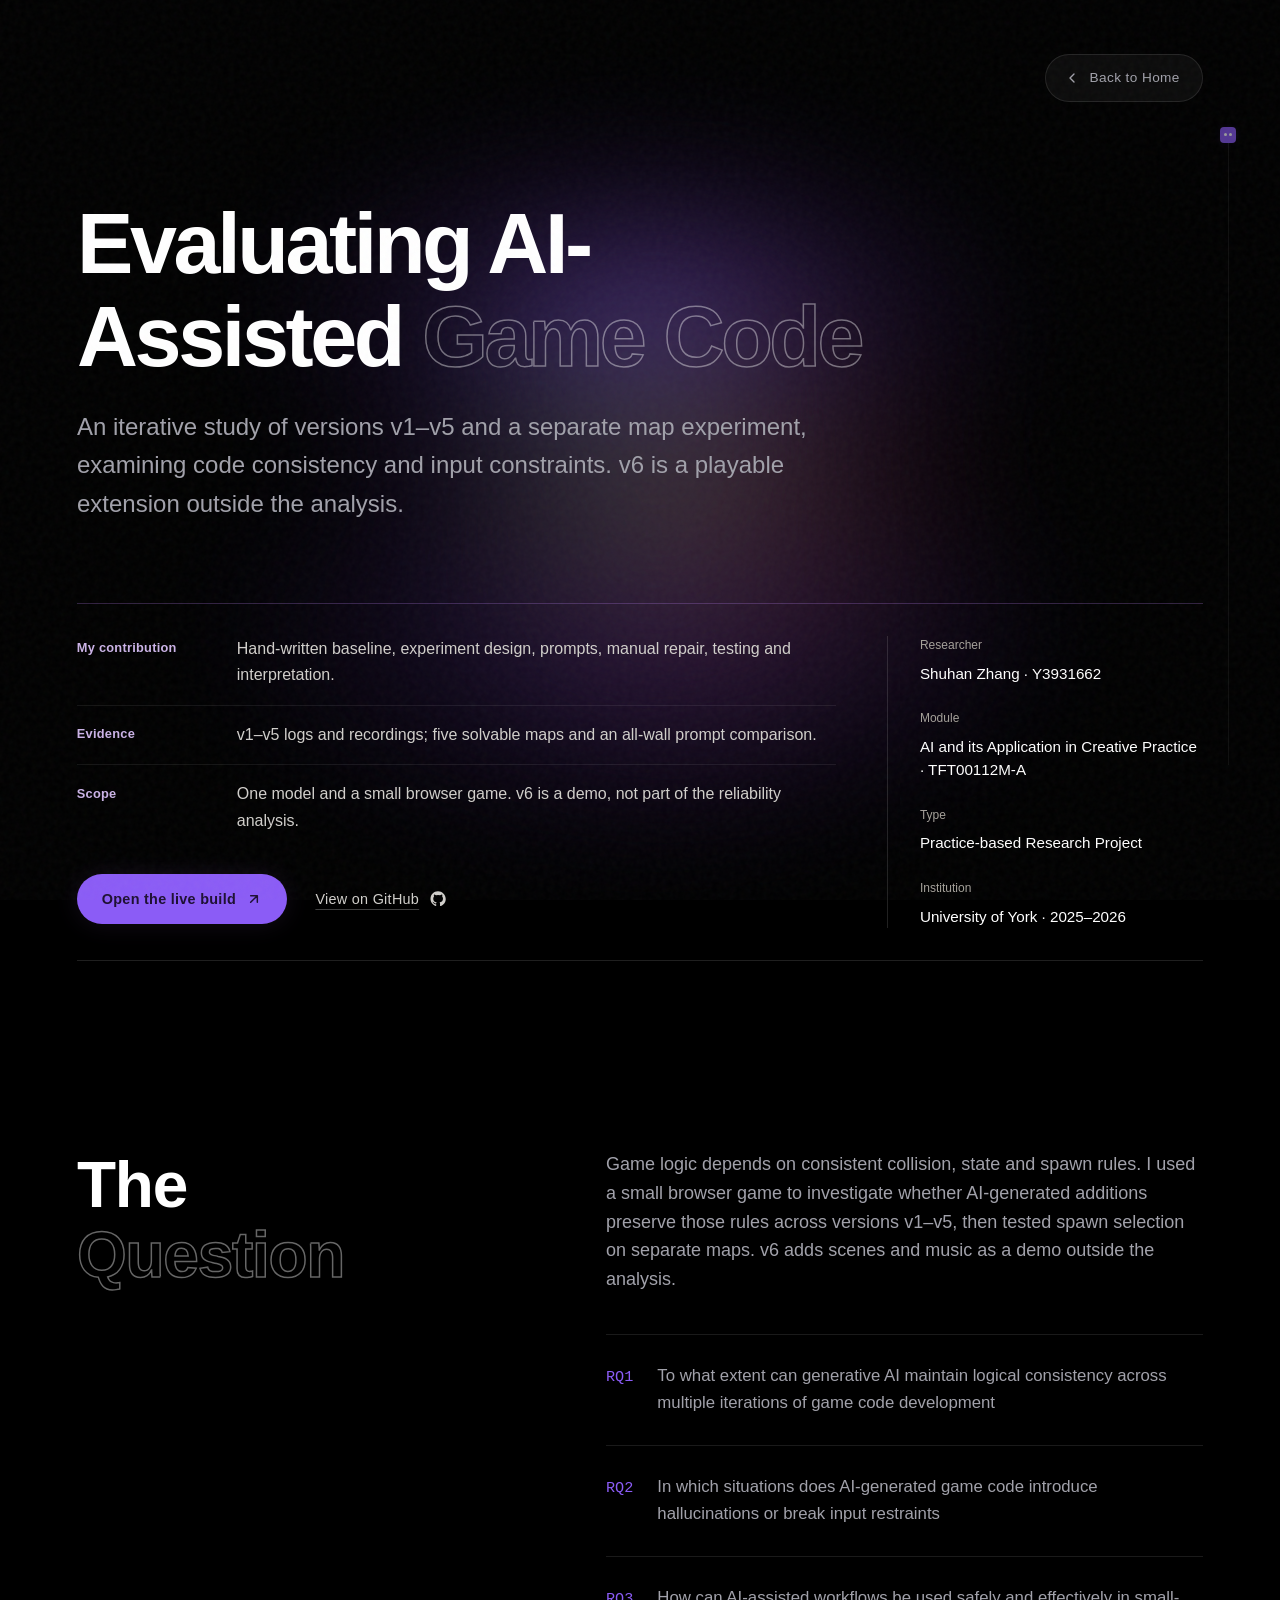
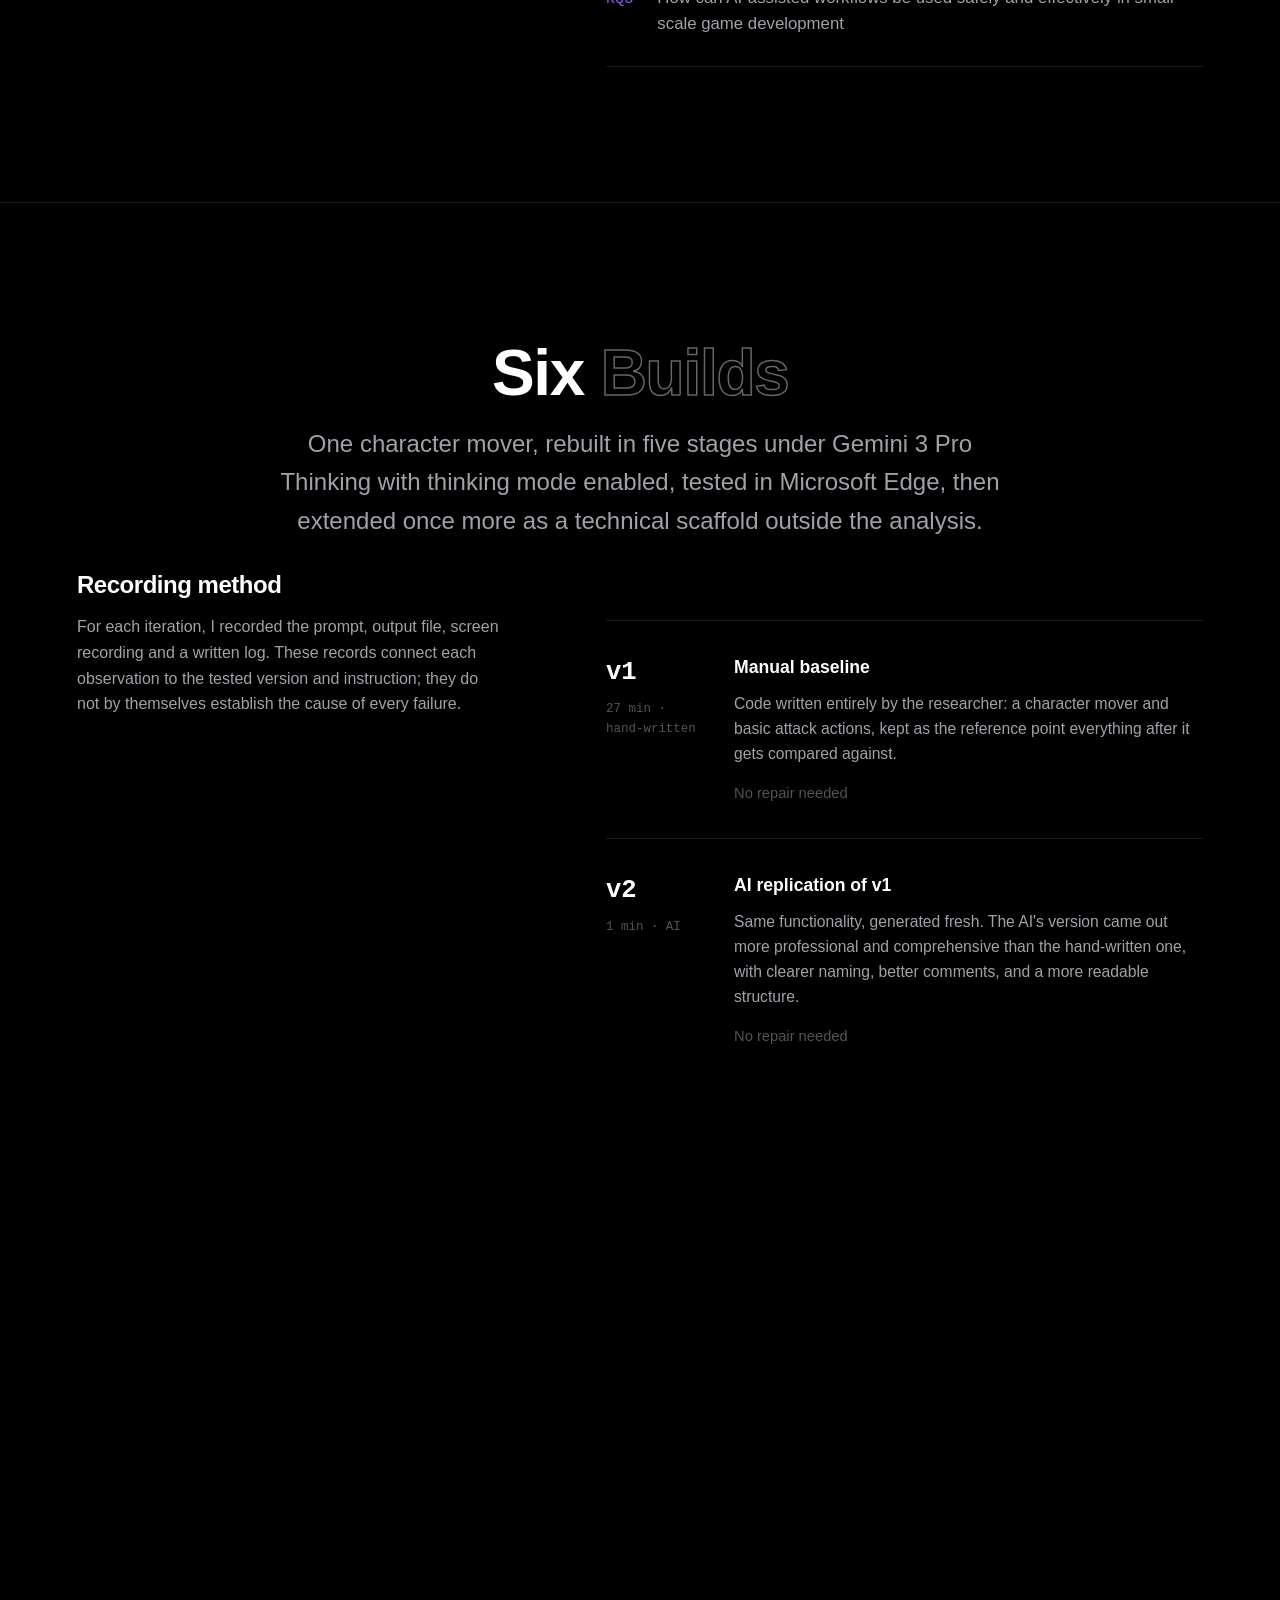
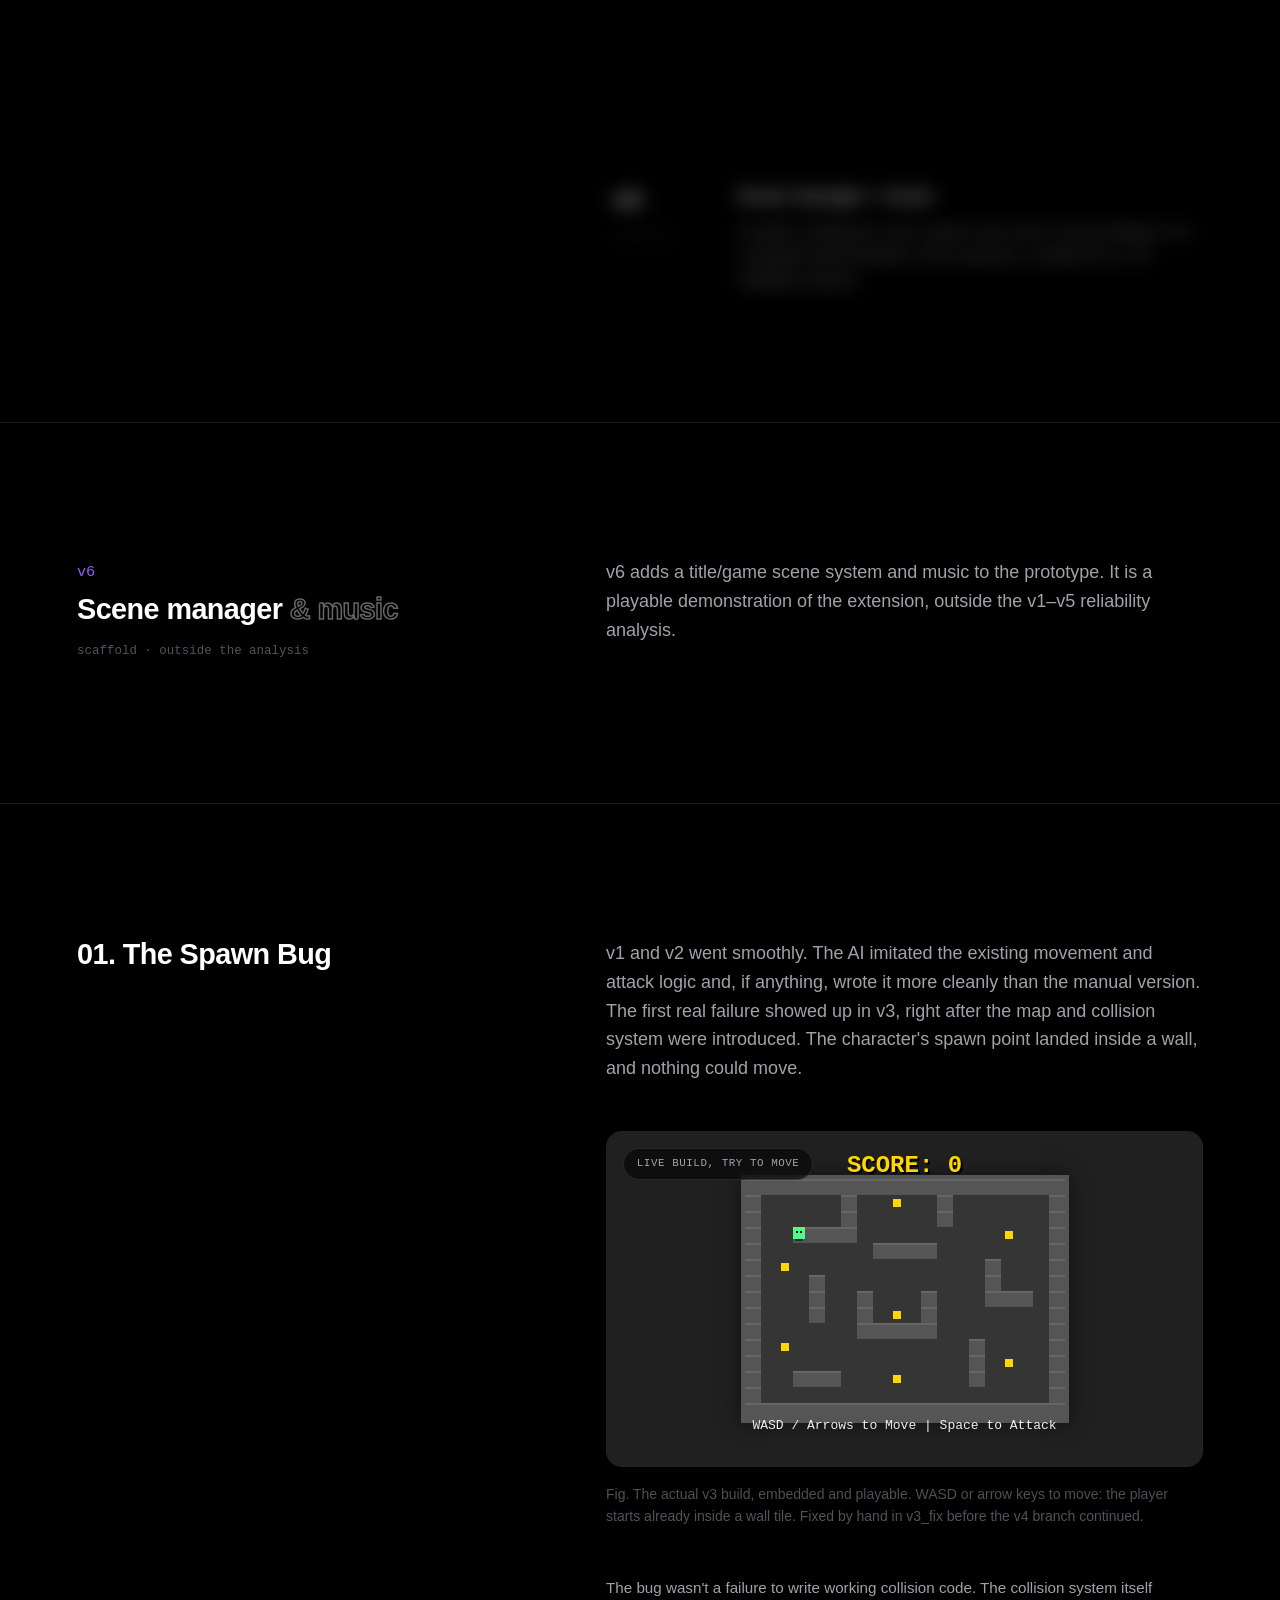
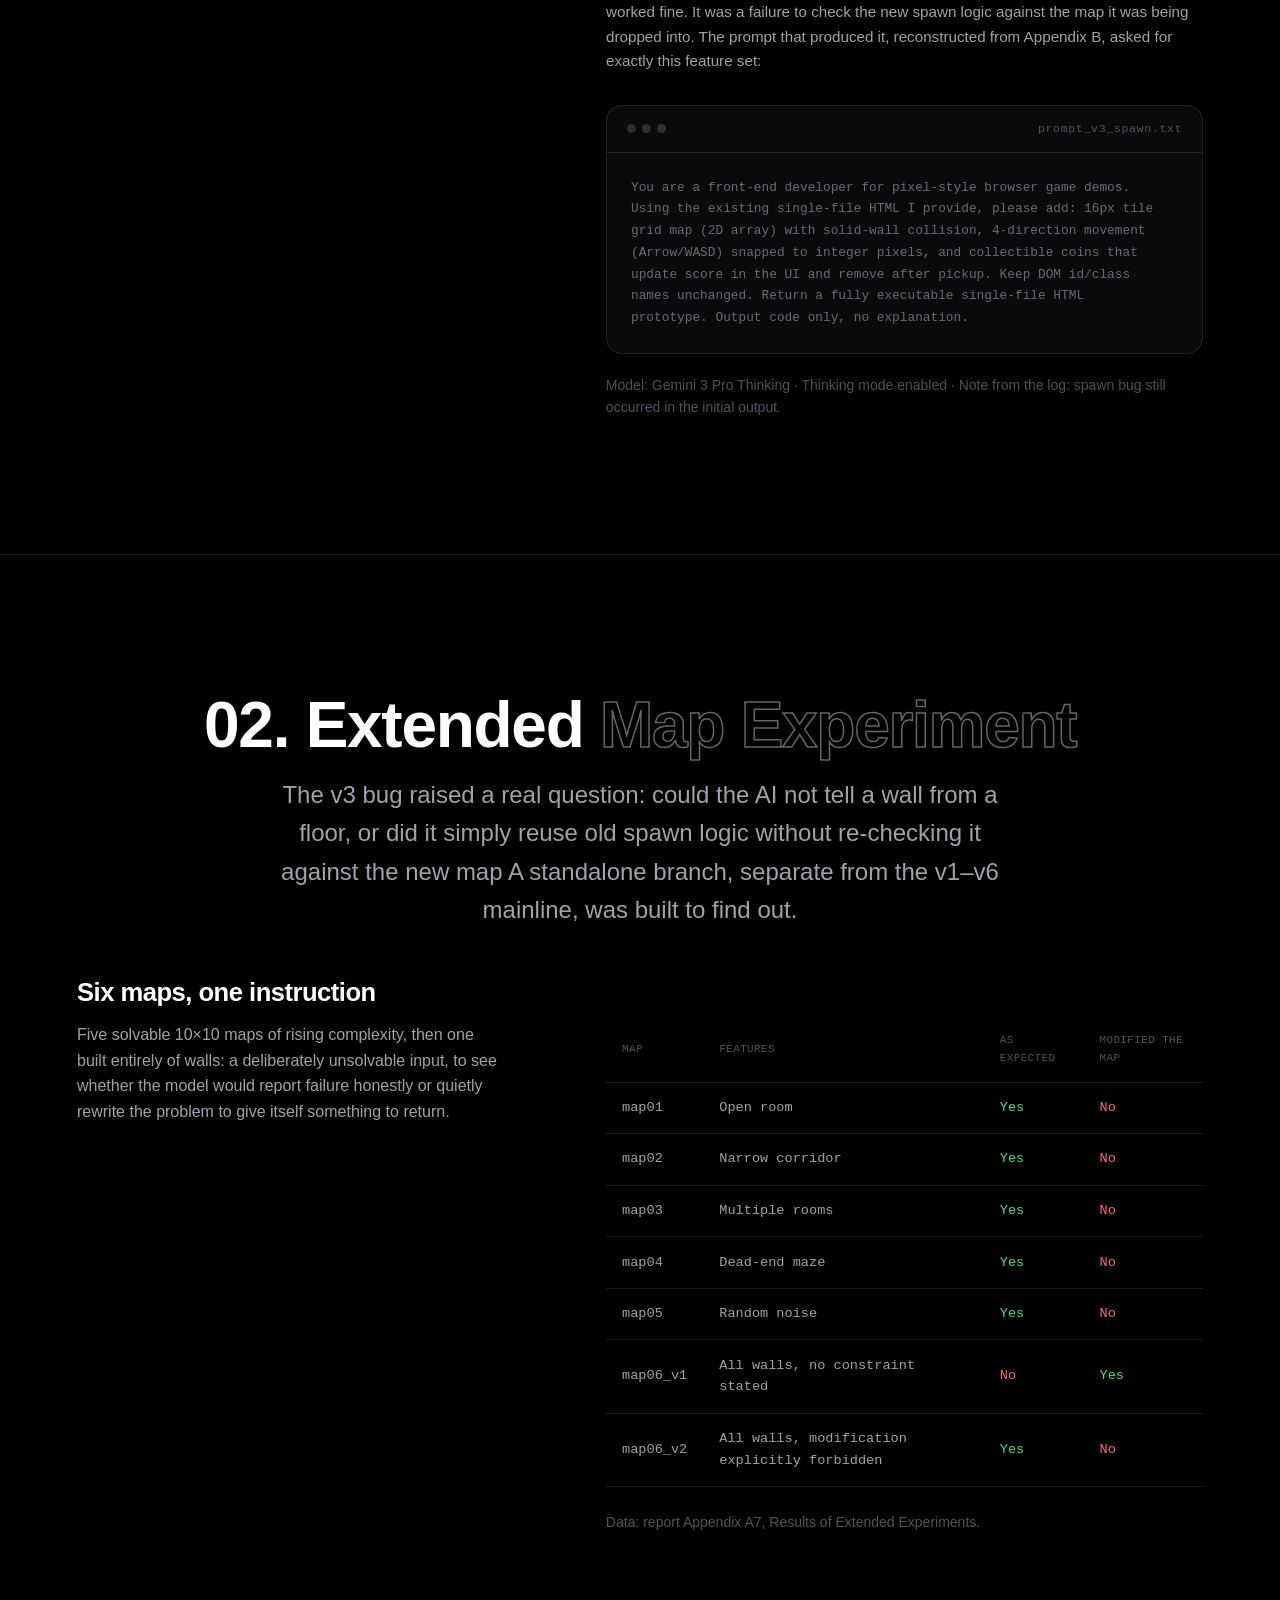
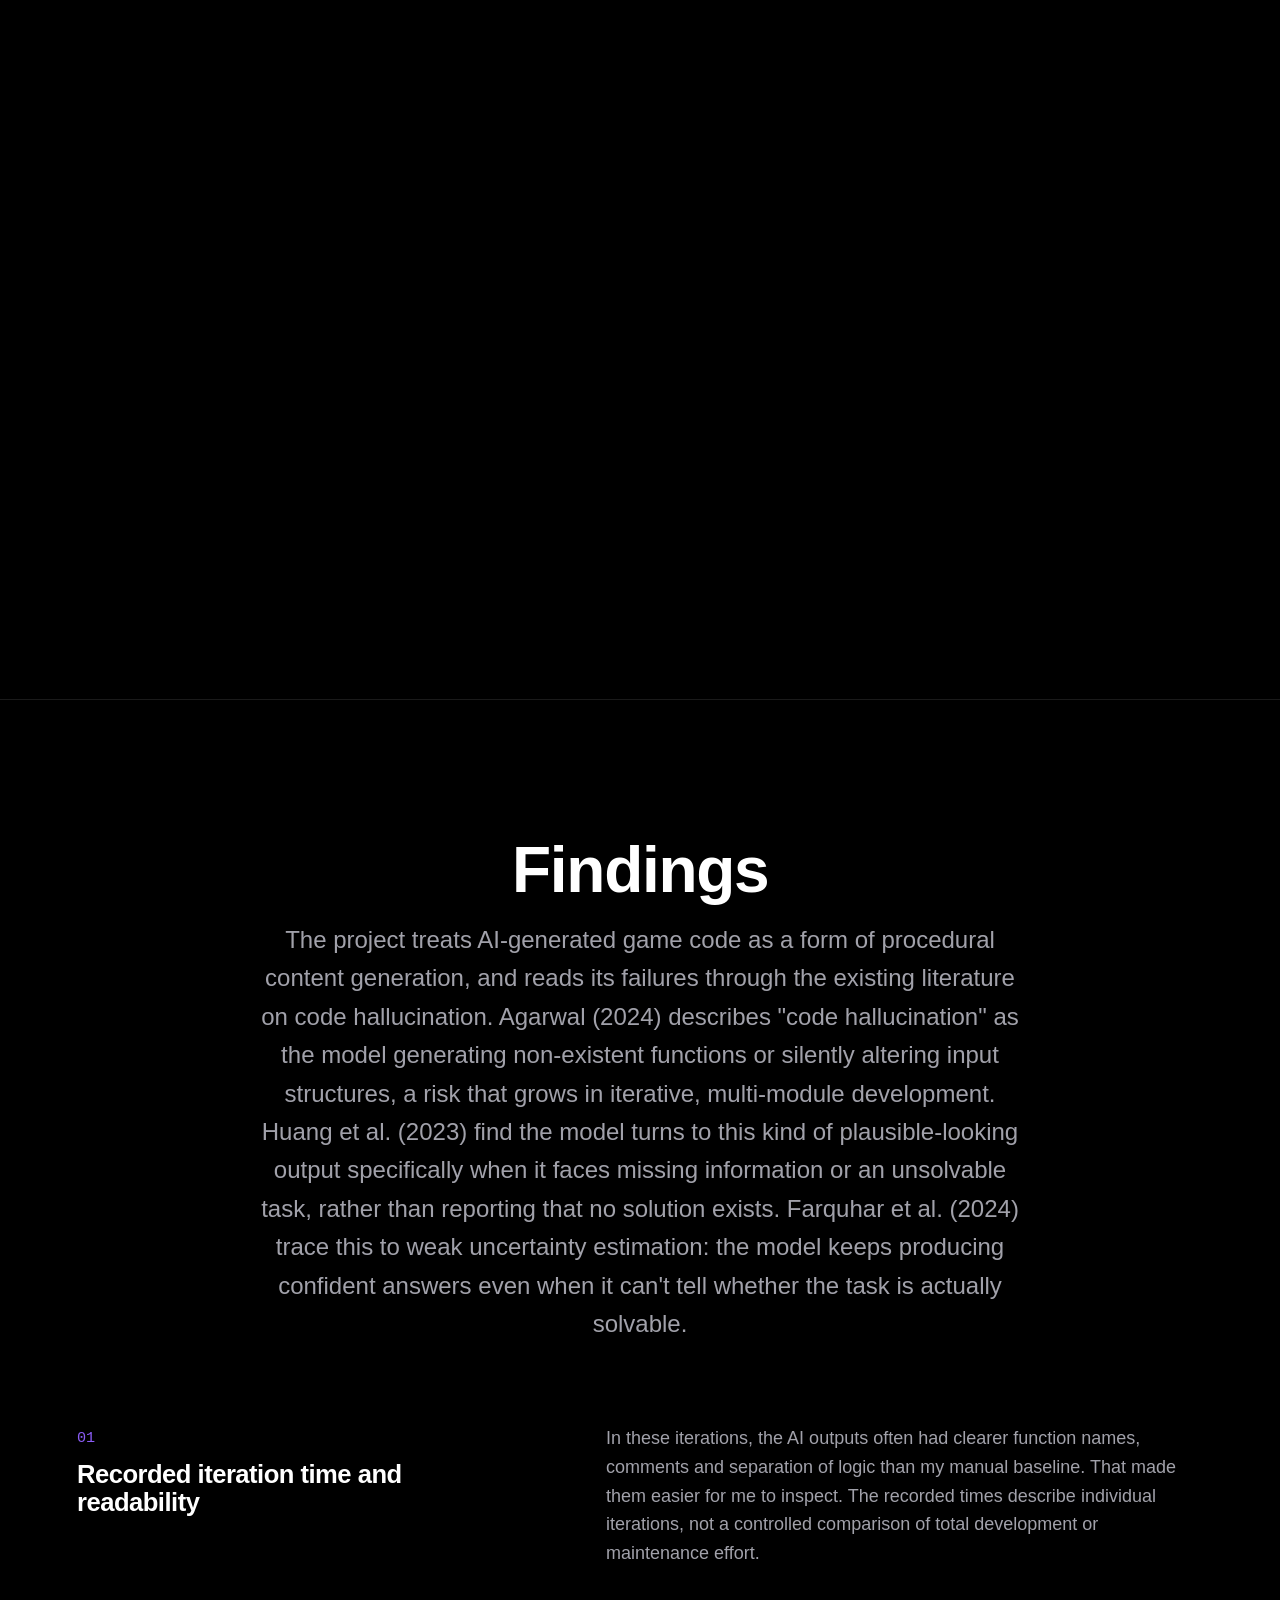
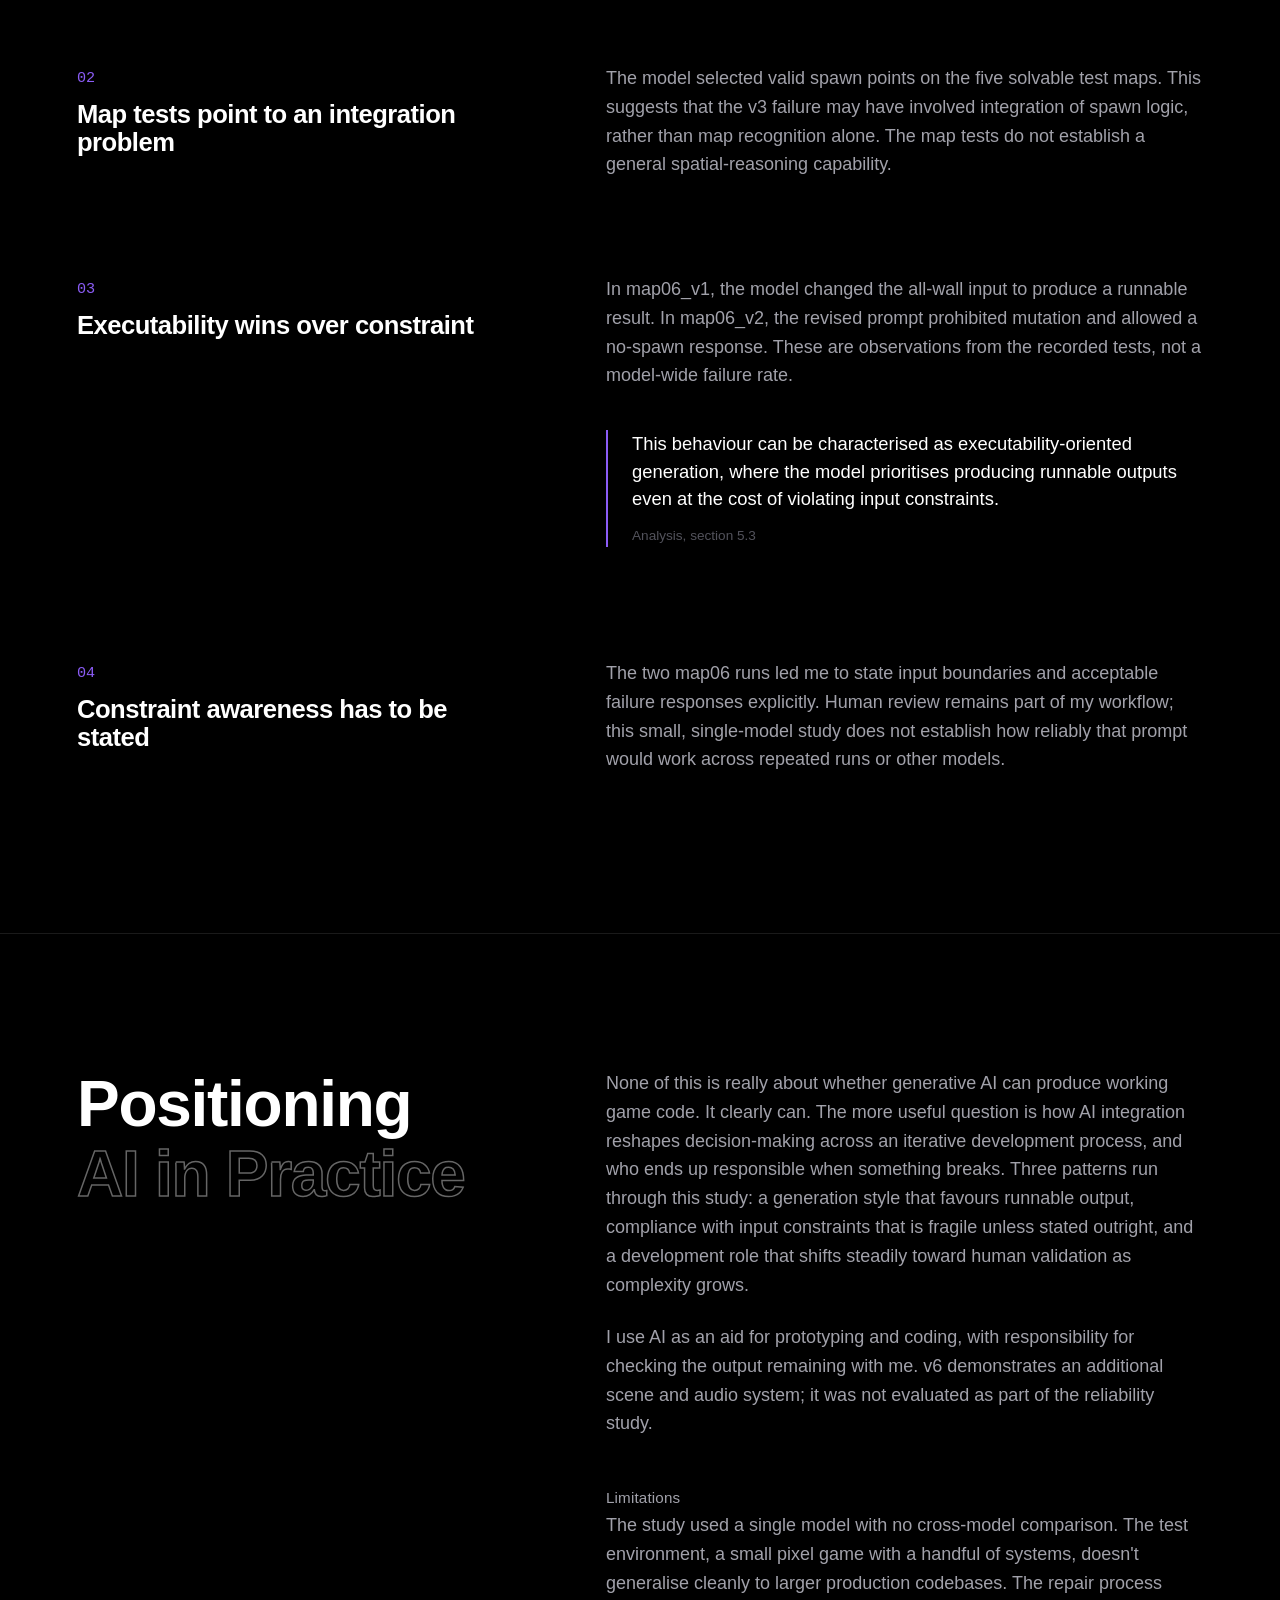
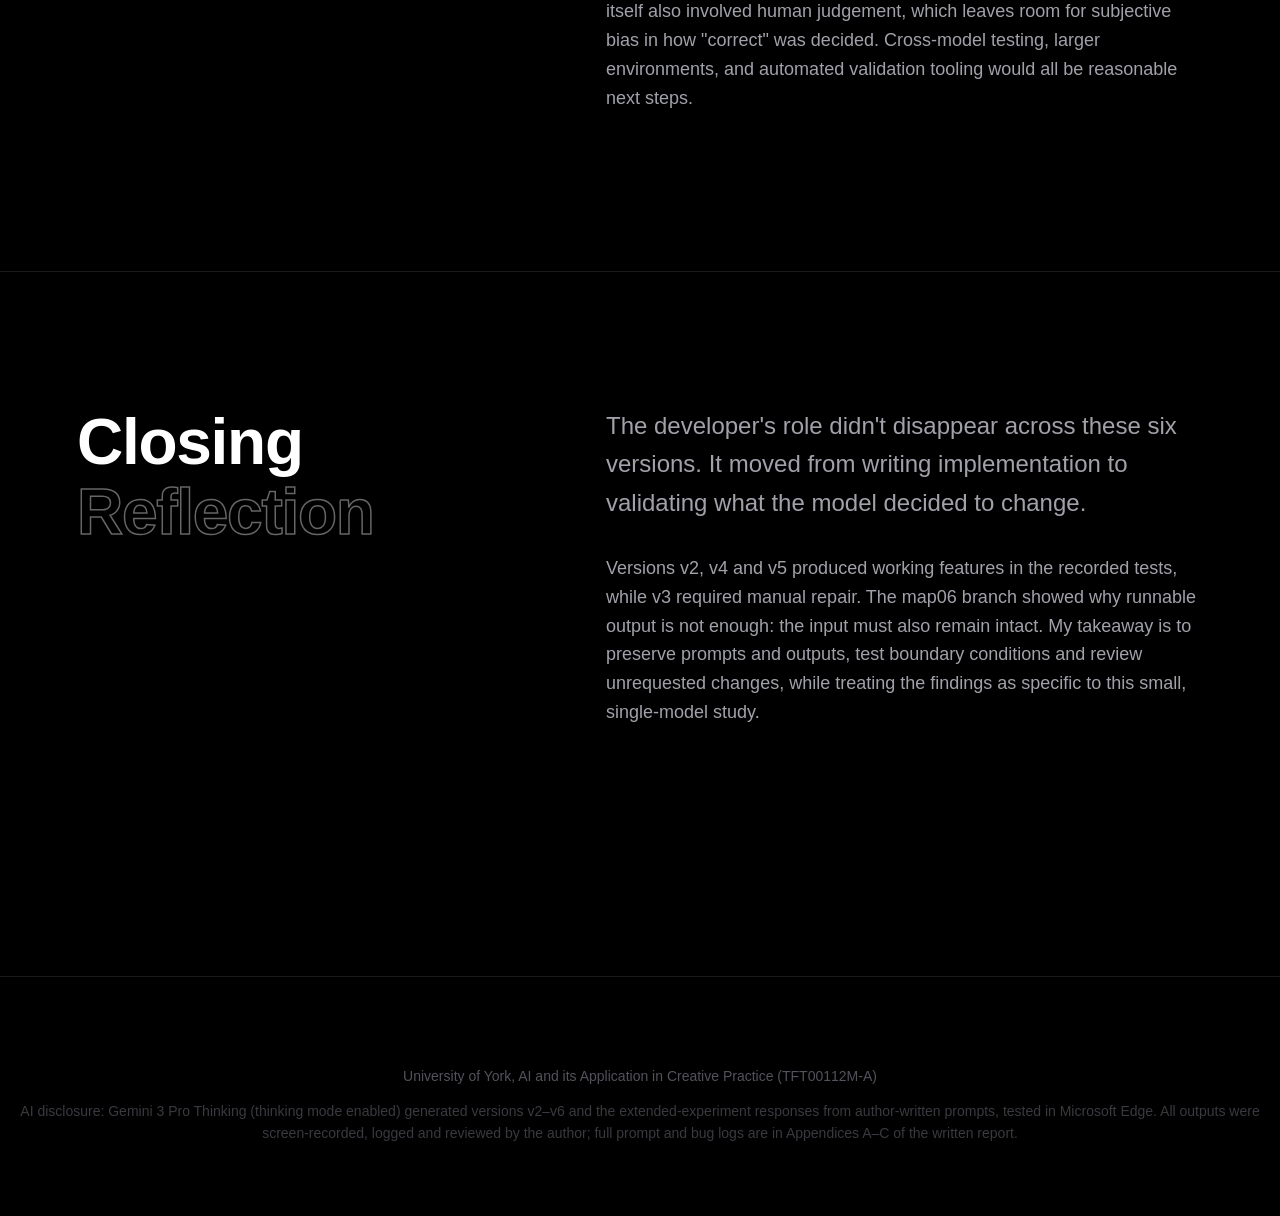
<file: AICodeGen_Profilo.html>
﻿<!DOCTYPE html>
<html lang="en">
<head>
<link rel="stylesheet" href="assets/fps-cursor.css?v=diagonal-2"/>
<script defer src="assets/fps-cursor.js?v=diagonal-2"></script>
    <meta charset="UTF-8">
    <meta name="viewport" content="width=device-width, initial-scale=1.0">
    <title>Evaluating AI-Assisted Game Code Generation | Shuhan Zhang</title>

    <style>
        :root {
            /* Palette: Void & Signal Violet an uncertainty-coded counterpart
               to Revive's warm amber and Cogni-Stream's clinical cyan, tuned
               for a project about how confidently a model gets things wrong. */
            --bg-void: #000000;
            --surface-dark: rgba(255, 255, 255, 0.045);
            --text-primary: #ffffff;
            --text-secondary: #a1a1aa;
            --text-tertiary: #52525b;
            --accent-violet: #8B5CF6;
            --accent-glow: rgba(139, 92, 246, 0.15);
            --accent-red: #FB6B6B;
            --accent-green: #4ADE80;
            --border-subtle: rgba(255, 255, 255, 0.1);

            --radius-md: 16px;
            --radius-lg: 24px;
            --shadow-subtle: 0 12px 40px -12px rgba(0,0,0,0.5);
            --shadow-float: 0 24px 48px -12px rgba(0,0,0,0.6), 0 0 0 1px rgba(255,255,255,0.05) inset;

            --font-main: -apple-system, BlinkMacSystemFont, 'Helvetica Neue', Arial, sans-serif;
            --font-mono: 'SFMono-Regular', Menlo, Consolas, monospace;

            --ease-cinematic: cubic-bezier(0.25, 1, 0.3, 1);
        }

        @font-face {
            font-family: "Fragment Mono";
            src: url("Fonts/FragmentMono-Regular.ttf") format("truetype");
            font-display: swap;
        }

        * { box-sizing: border-box; margin: 0; padding: 0; font-family: inherit; }
        html { font-family: var(--font-main); }

        body {
            font-family: var(--font-main);
            background-color: var(--bg-void);
            color: var(--text-primary);
            line-height: 1.6;
            overflow-x: hidden;
            -webkit-font-smoothing: antialiased;
            -moz-osx-font-smoothing: grayscale;
            position: relative;
        }

        ::-webkit-scrollbar { width: 0px; background: transparent; }

        /* ============================================================
           CINEMATIC MESH — Violet variant
           Same motion system as Revive's amber mesh, retuned to this
           page's violet primary (matching --accent-violet), with the
           red/green pass-fail status colors already used elsewhere on
           this page appearing as sparingly-used sparks.
           ============================================================ */
        .mesh-container {
            position: fixed;
            inset: 0;
            z-index: -3;
            overflow: hidden;
            pointer-events: none;
            background: #000;
            contain: paint;
        }

        .mesh-blur {
            position: absolute;
            inset: -10%;
            width: 120%;
            height: 120%;
            filter: blur(60px) saturate(130%);
            transform: translateZ(0) translate3d(calc(var(--mx, 0) * 1px), calc(var(--my, 0) * 1px), 0);
            will-change: transform;
            opacity: 0.7;
            transition: transform 1.4s cubic-bezier(0.25, 1, 0.3, 1);
        }

        .mesh-blob {
            position: absolute;
            top: 50%;
            left: 50%;
            border-radius: 50%;
            mix-blend-mode: screen;
            will-change: transform;
        }

        .mesh-blob-1 {
            margin-top: -40vh;
            margin-left: -35vw;
            width: 70vw;
            height: 50vh;
            background: radial-gradient(ellipse at center,
                rgba(139,92,246,.55) 0%,
                rgba(139,92,246,.14) 38%,
                transparent 68%);
            animation: fusedWrithe1 15s infinite ease-in-out;
        }

        .mesh-blob-2 {
            margin-top: -30vh;
            margin-left: -20vw;
            width: 50vw;
            height: 70vh;
            background: radial-gradient(ellipse at center,
                rgba(251,107,107,.24) 0%,
                rgba(251,107,107,.08) 42%,
                transparent 70%);
            animation: fusedWrithe2 18s infinite ease-in-out reverse;
        }

        .mesh-blob-3 {
            margin-top: -10vh;
            margin-left: -40vw;
            width: 80vw;
            height: 60vh;
            background: radial-gradient(ellipse at center,
                rgba(139,92,246,.28) 0%,
                transparent 65%);
            animation: fusedWrithe3 20s infinite ease-in-out;
        }

        .mesh-blob-4 {
            margin-top: -20vh;
            margin-left: -20vw;
            width: 40vw;
            height: 40vh;
            background: radial-gradient(circle at center,
                rgba(74,222,128,.20) 0%,
                transparent 72%);
            animation: fusedBreathe 11s infinite ease-in-out alternate;
        }

        @keyframes fusedWrithe1 {
            0% { transform: translate3d(-14vw,-12vh,0) scale(.95) rotate(0deg); }
            33% { transform: translate3d(26vw,18vh,0) scale(1.28) rotate(130deg); }
            66% { transform: translate3d(-22vw,22vh,0) scale(.82) rotate(250deg); }
            100% { transform: translate3d(-14vw,-12vh,0) scale(.95) rotate(360deg); }
        }

        @keyframes fusedWrithe2 {
            0% { transform: translate3d(18vw,16vh,0) scale(1.1) rotate(0deg); }
            33% { transform: translate3d(-26vw,-10vh,0) scale(.8) rotate(130deg); }
            66% { transform: translate3d(12vw,-24vh,0) scale(1.3) rotate(250deg); }
            100% { transform: translate3d(18vw,16vh,0) scale(1.1) rotate(360deg); }
        }

        @keyframes fusedWrithe3 {
            0% { transform: translate3d(10vw,-24vh,0) scale(.85) rotate(0deg); }
            50% { transform: translate3d(-20vw,10vh,0) scale(1.3) rotate(180deg); }
            100% { transform: translate3d(10vw,-24vh,0) scale(.85) rotate(360deg); }
        }

        @keyframes fusedBreathe {
            0% { transform: translate3d(0,0,0) scale(.68) rotate(0deg); opacity:.35; }
            50% { transform: translate3d(18vw,-18vh,0) scale(1.55) rotate(120deg); opacity:1; }
            100% { transform: translate3d(-12vw,18vh,0) scale(.82) rotate(220deg); opacity:.5; }
        }

        @media (prefers-reduced-motion: reduce) {
            .mesh-blob-1, .mesh-blob-2, .mesh-blob-3, .mesh-blob-4 {
                animation: none;
            }
        }


        .noise-overlay {
            position: fixed; top: 0; left: 0; width: 100vw; height: 100vh;
            pointer-events: none; z-index: 9999; opacity: 0.04;
            background-image: url("data:image/svg+xml,%3Csvg viewBox='0 0 200 200' xmlns='http://www.w3.org/2000/svg'%3E%3Cfilter id='noiseFilter'%3E%3CfeTurbulence type='fractalNoise' baseFrequency='0.8' numOctaves='3' stitchTiles='stitch'/%3E%3C/filter%3E%3Crect width='100%25' height='100%25' filter='url(%23noiseFilter)'/%3E%3C/svg%3E");
        }

        .ambient-light {
            position: fixed; width: 80vw; height: 80vh; border-radius: 50%;
            background: radial-gradient(circle, var(--accent-glow) 0%, transparent 70%);
            top: -20vh; left: -20vw; pointer-events: none; z-index: -1;
            filter: blur(60px); opacity: 0;
            mix-blend-mode: screen;
            animation: breatheViolet 9s cubic-bezier(0.4, 0, 0.2, 1) infinite;
            will-change: transform, opacity;
        }
        .ambient-light.right {
            top: 40vh; left: auto; right: -30vw;
            background: radial-gradient(circle at 60% 50%, rgba(251, 107, 107, 0.05) 0%, rgba(139, 92, 246, 0.02) 50%, transparent 80%);
            animation: breatheEmber 12s cubic-bezier(0.4, 0, 0.2, 1) infinite -7s;
        }

        /* True breathing curves: Exhale (0), Inhale (45), Hold (55), Exhale (100) */
        @keyframes breatheViolet {
            0%, 100% { transform: scale(0.85) translate(0, 0); opacity: 0.2; }
            45% { transform: scale(1.2) translate(6%, 8%); opacity: 0.75; }
            55% { transform: scale(1.24) translate(7%, 9%); opacity: 0.8; }
        }

        @keyframes breatheEmber {
            0%, 100% { transform: scale(0.9) translate(0, 0); opacity: 0.3; }
            45% { transform: scale(1.28) translate(-8%, -4%); opacity: 0.85; }
            55% { transform: scale(1.32) translate(-9%, -5%); opacity: 0.9; }
        }

        @media (prefers-reduced-motion: reduce) {
            .ambient-light, .ambient-light.right {
                animation: none;
                opacity: 0.55;
            }
        }

        .container { max-width: 1440px; margin: 0 auto; padding: 0 6vw; }

        h1, h2, h3 { font-weight: 600; line-height: 1.1; letter-spacing: -0.02em; }
        h2 { font-size: clamp(2.5rem, 5vw, 4.5rem); margin-bottom: 2rem; }

        .text-lead {
            font-size: clamp(1.125rem, 2vw, 1.5rem); color: var(--text-secondary);
            font-weight: 400; max-width: 800px; margin-bottom: 2rem;
        }
        .text-body {
            font-size: 1.125rem; color: var(--text-secondary); font-weight: 400;
            max-width: 620px; margin-bottom: 1.5rem;
        }
        .accent { color: var(--text-primary); font-weight: 600; box-shadow: inset 0 -2px 0 var(--accent-violet); }
        .caption { font-size: 0.875rem; color: var(--text-tertiary); margin-top: 1rem; display: block; }
        .data-label { font-size: 0.95rem; color: var(--text-secondary); font-weight: 500; letter-spacing: 0.01em; margin-top: 1rem; display: block; }

        .section { padding: 15vh 0; position: relative; }

        .hero {
            min-height: 100vh; display: flex; flex-direction: column; justify-content: center; position: relative;
            padding-top: clamp(140px, 22vh, 240px);
            padding-bottom: 6vh;
        }
        .hero-title { font-size: clamp(2.9rem, 6.6vw, 6.2rem); font-weight: 700; letter-spacing: -0.04em; margin-bottom: 1.5rem; max-width: 1200px; }
        .hero-meta {
            margin-top: 6vh; display: grid; grid-template-columns: repeat(auto-fit, minmax(200px, 1fr));
            gap: 3rem; border-top: 1px solid var(--border-subtle); padding-top: 3rem; max-width: 1100px;
        }
        .meta-item span { display: block; font-size: 0.8rem; color: var(--text-tertiary); margin-bottom: 0.5rem; }
        .meta-item strong { font-size: 1rem; font-weight: 600; color: var(--text-primary); }

        .hero-actions { display: flex; flex-wrap: wrap; align-items: center; gap: 1rem; margin-top: 2.5rem; }

        .gameplay-btn {
            display: inline-flex; align-items: center; gap: 0.65rem; width: fit-content;
            padding: 0.9rem 1.5rem; border-radius: 999px; background: var(--accent-violet); color: #1E1033;
            font-size: 0.9rem; font-weight: 700; letter-spacing: 0.02em; text-decoration: none;
            box-shadow: 0 0 36px var(--accent-glow);
            transition: transform 0.35s var(--ease-cinematic), box-shadow 0.35s var(--ease-cinematic), background 0.35s var(--ease-cinematic);
        }
        .gameplay-btn:hover { transform: translateY(-3px) scale(1.03); background: #D8B4FE; box-shadow: 0 0 20px var(--accent-glow), 0 14px 32px -14px rgba(0,0,0,0.65); }
        .gameplay-btn:active { transform: translateY(-1px) scale(0.98); }
        .gameplay-btn svg { transition: transform 0.35s var(--ease-cinematic); }
        .gameplay-btn:hover svg { transform: translate(2px, -2px); }

        .gameplay-btn-secondary {
            display: inline-flex; align-items: center; gap: 0.65rem; width: fit-content;
            padding: 0.9rem 1.5rem; border-radius: 999px; background: transparent;
            border: 1px solid var(--border-subtle); color: var(--text-primary);
            font-size: 0.9rem; font-weight: 700; letter-spacing: 0.02em; text-decoration: none;
            transition: transform 0.35s var(--ease-cinematic), border-color 0.35s var(--ease-cinematic), background 0.35s var(--ease-cinematic);
        }
        .gameplay-btn-secondary:hover { transform: translateY(-3px) scale(1.03); background: rgba(255, 255, 255, 0.06); border-color: rgba(255, 255, 255, 0.4); }
        .gameplay-btn-secondary:active { transform: translateY(-1px) scale(0.98); }

        .grid-split { display: grid; grid-template-columns: 1fr; gap: 4rem; }
        @media (min-width: 1024px) {
            .grid-split { grid-template-columns: 5fr 7fr; gap: 8vw; align-items: start; }
            .sticky-col { position: sticky; top: 15vh; }
        }

        .media-frame {
            width: 100%; background: var(--surface-dark); border: 1px solid var(--border-subtle);
            border-radius: var(--radius-md); box-shadow: var(--shadow-subtle); overflow: hidden;
            position: relative; display: flex; align-items: center; justify-content: center;
            text-align: center; backdrop-filter: blur(20px); -webkit-backdrop-filter: blur(20px);
        }
        .media-frame.aspect-video { aspect-ratio: 16/9; }
        .media-placeholder-text {
            color: var(--text-tertiary); font-family: var(--font-mono); font-size: 0.85rem;
            letter-spacing: 0.02em; padding: 2rem; max-width: 70%; border: 1px dashed var(--border-subtle);
            line-height: 1.7;
        }
        .live-tag {
            position: absolute; top: 1rem; left: 1rem; z-index: 2;
            font-family: var(--font-mono); font-size: 0.68rem; letter-spacing: 0.05em; text-transform: uppercase;
            padding: 0.4rem 0.8rem; border-radius: 999px; color: var(--text-secondary);
            background: rgba(0, 0, 0, 0.55); border: 1px solid var(--border-subtle);
            backdrop-filter: blur(10px); -webkit-backdrop-filter: blur(10px); pointer-events: none;
        }

        /* Static fallback for the live v3-bug iframe. Only ever shown in
           print (see @media print below) — the live build stays the one
           people actually interact with on screen. */
        .print-screenshot { display: none; }

        .data-card {
            background: rgba(255, 255, 255, 0.02); border: 1px solid var(--border-subtle);
            padding: 3rem; border-radius: var(--radius-md); margin-bottom: 2rem; transition: background 0.4s ease;
        }
        .data-card:hover { background: rgba(255, 255, 255, 0.04); }
        .data-number {
            font-family: var(--font-main); font-size: clamp(3.5rem, 7vw, 6rem); color: var(--accent-violet);
            line-height: 1; margin-bottom: 1rem; font-weight: 700; letter-spacing: -0.04em;
        }

        .reveal {
            opacity: 0; transform: translateY(40px) scale(0.98); filter: blur(10px);
            transition: opacity 1.2s var(--ease-cinematic), transform 1.2s var(--ease-cinematic), filter 1.2s var(--ease-cinematic);
            will-change: transform, opacity, filter;
        }
        .reveal.in-view { opacity: 1; transform: translateY(0) scale(1); filter: blur(0); }
        .delay-1 { transition-delay: 0.1s; }
        .delay-2 { transition-delay: 0.2s; }
        .delay-3 { transition-delay: 0.3s; }

        .site-footer { padding: 8vh 0; border-top: 1px solid var(--border-subtle); margin-top: 10vh; text-align: center; }

        .site-header {
            /* Match .container's actual content edge: below the 1440px
               max-width breakpoint this equals 6vw same as before, but
               above it the container centers itself, so a plain 6vw
               drifts left of the title. max() reproduces the container's
               own math (see .container) so the logo always lines up. */
            position: absolute; top: 6vh; left: max(6vw, calc(56vw - 720px)); z-index: 100;
            display: flex; align-items: center; gap: 1rem;
            animation: fadeIn 2s var(--ease-cinematic) forwards;
        }
        .logo-mono {
            font-family: var(--font-mono); font-size: 1.05rem; letter-spacing: 0.02em;
            color: var(--text-primary); line-height: 1; user-select: none;
        }
        .logo-mono .prompt-char { color: var(--accent-violet); margin-right: 0.4em; }
        .logo-caption { font-size: 0.62rem; letter-spacing: 0.35em; color: var(--text-tertiary); margin-top: 0.5rem; text-transform: uppercase; }

        .back-home-btn {
            /* Same fix as .site-header, mirrored for the right edge, so
               this stays flush with the container's content edge past
               the 1440px breakpoint instead of drifting right of it. */
            position: fixed; top: 6vh; right: max(6vw, calc(56vw - 720px)); z-index: 100; display: flex; align-items: center; gap: 0.6rem;
            padding: 0.75rem 1.4rem 0.75rem 1.1rem; border-radius: 999px;
            background: var(--surface-dark); backdrop-filter: blur(20px); -webkit-backdrop-filter: blur(20px);
            backdrop-filter: url(#glass-distortion) blur(2px) saturate(140%);
            border: 1px solid var(--border-subtle); box-shadow: var(--shadow-subtle);
            color: var(--text-secondary); font-size: 0.85rem; font-weight: 500; letter-spacing: 0.03em;
            text-decoration: none; cursor: pointer; animation: fadeIn 2s var(--ease-cinematic) forwards;
            transition: color 0.4s var(--ease-cinematic), border-color 0.4s var(--ease-cinematic),
                        background 0.4s var(--ease-cinematic), transform 0.4s var(--ease-cinematic);
        }
        .back-home-btn svg { width: 16px; height: 16px; flex-shrink: 0; transition: transform 0.4s var(--ease-cinematic); }
        .back-home-btn:hover { color: var(--accent-violet); border-color: rgba(139, 92, 246, 0.35); transform: translateY(-2px); }
        .back-home-btn:hover svg { transform: translateX(-3px); }
        .back-home-btn:active { transform: translateY(0) scale(0.97); }
        @media (max-width: 600px) {
            .back-home-btn { top: 3vh; right: 5vw; padding: 0.55rem 1rem 0.55rem 0.8rem; font-size: 0.75rem; }
            .back-home-btn span { display: none; }
            .site-header { top: 3vh; left: 5vw; }
            .logo-mono { font-size: 0.9rem; }
        }

        @keyframes fadeIn { from { opacity: 0; transform: translateY(-10px); } to { opacity: 1; transform: translateY(0); } }

        .scroll-track {
            position: fixed; right: 4vw; top: 15vh; bottom: 15vh; width: 1px;
            background: var(--border-subtle); z-index: 50; opacity: 0.6;
        }
        .scroll-dot {
            position: absolute; top: 0; left: 50%; transform: translate(-50%, -50%);
            width: 16px; height: 16px; border-radius: 4px; background: var(--accent-violet);
            box-shadow: 0 0 10px var(--accent-glow);
            transition: top 0.1s linear;
        }
        .scroll-dot::before, .scroll-dot::after {
            content: ''; position: absolute; top: 40%;
            width: 3px; height: 3px; border-radius: 50%; background: #ffffff;
        }
        .scroll-dot::before { left: 26%; }
        .scroll-dot::after { right: 26%; }
        @media (max-width: 768px) { .scroll-track { display: none; } }

        .text-outline {
            color: transparent; -webkit-text-stroke: 1.5px rgba(255, 255, 255, 0.4);
            transition: color 0.6s var(--ease-cinematic), -webkit-text-stroke-color 0.6s var(--ease-cinematic), text-shadow 0.6s var(--ease-cinematic);
            cursor: default;
        }
        .text-outline:hover {
            color: var(--accent-violet); -webkit-text-stroke: 0px transparent;
            text-shadow: 0 0 40px var(--accent-glow), 0 0 80px var(--accent-glow);
        }
        @media (max-width: 600px) { .text-outline { -webkit-text-stroke: 1px rgba(255, 255, 255, 0.4); } }

        .hero-title .text-outline { animation: signal-breathe 5s ease-in-out infinite; }
        .hero-title .text-outline:hover { animation-play-state: paused; }
        @keyframes signal-breathe {
            0%, 100% { -webkit-text-stroke: 1.5px rgba(255, 255, 255, 0.4); text-shadow: none; }
            50% { -webkit-text-stroke: 1.5px rgba(139, 92, 246, 0.55); text-shadow: 0 0 30px var(--accent-glow); }
        }

        .quote-block { border-left: 2px solid var(--accent-violet); padding-left: 1.5rem; margin: 2.5rem 0; }
        .quote-block p { font-size: 1.15rem; color: var(--text-primary); font-weight: 500; line-height: 1.5; }
        .quote-block span { display: block; margin-top: 0.75rem; font-size: 0.85rem; color: var(--text-tertiary); }

        /* ---------------------------------------------------------- */
        /* Research questions                                          */
        /* ---------------------------------------------------------- */
        .rq-list { margin-top: 2.5rem; border-top: 1px solid var(--border-subtle); }
        .rq-item { display: flex; gap: 1.5rem; padding: 1.75rem 0; border-bottom: 1px solid var(--border-subtle); }
        .rq-tag { font-family: var(--font-mono); color: var(--accent-violet); font-size: 0.95rem; flex-shrink: 0; padding-top: 0.15rem; }
        .rq-item p { color: var(--text-secondary); font-size: 1.05rem; max-width: 560px; }

        /* ---------------------------------------------------------- */
        /* Version timeline (v1–v6)                                    */
        /* ---------------------------------------------------------- */
        .version-timeline { margin-top: 3rem; display: flex; flex-direction: column; }
        .version-row {
            display: grid; grid-template-columns: 100px 1fr; gap: 1.75rem;
            padding: 2rem 0; border-top: 1px solid var(--border-subtle);
        }
        .version-row:last-child { border-bottom: 1px solid var(--border-subtle); }
        .version-row.muted { opacity: 0.55; }
        .version-tag { font-family: var(--font-mono); font-size: 1.6rem; font-weight: 700; color: var(--text-primary); }
        .version-time { font-family: var(--font-mono); font-size: 0.78rem; color: var(--text-tertiary); margin-top: 0.4rem; }
        .version-body h4 { font-size: 1.1rem; font-weight: 600; margin-bottom: 0.6rem; }
        .version-body p { font-size: 0.98rem; color: var(--text-secondary); max-width: 640px; }
        .version-status {
            margin-top: 1rem; font-size: 0.92rem; color: var(--text-tertiary); font-weight: 500;
        }
        .version-status.fail { color: var(--accent-red); }

        /* ---------------------------------------------------------- */
        /* Result table extended map experiment                      */
        /* ---------------------------------------------------------- */
        .result-table { width: 100%; border-collapse: collapse; margin-top: 2.5rem; font-family: var(--font-mono); font-size: 0.85rem; }
        .result-table th {
            text-align: left; padding: 0.9rem 1rem; color: var(--text-tertiary);
            font-weight: 500; letter-spacing: 0.04em; text-transform: uppercase; font-size: 0.68rem;
            border-bottom: 1px solid var(--border-subtle);
        }
        .result-table td { padding: 0.9rem 1rem; border-bottom: 1px solid var(--border-subtle); color: var(--text-secondary); }
        .result-table tr:hover td { background: rgba(255,255,255,0.02); }
        .badge { font-size: 0.85rem; }
        .badge.yes { color: var(--accent-green); }
        .badge.no { color: var(--accent-red); }

        /* ---------------------------------------------------------- */
        /* Code / prompt panels                                        */
        /* ---------------------------------------------------------- */
        .code-panel {
            background: #0a0a0d; border: 1px solid var(--border-subtle);
            border-radius: var(--radius-md); overflow: hidden; box-shadow: var(--shadow-subtle);
            margin-bottom: 1.25rem;
        }
        .code-panel-head {
            display: flex; align-items: center; justify-content: space-between;
            padding: 0.85rem 1.25rem; border-bottom: 1px solid var(--border-subtle);
        }
        .code-panel-dots { display: flex; gap: 6px; }
        .code-panel-dots span { width: 9px; height: 9px; border-radius: 50%; background: rgba(255,255,255,0.15); display: block; }
        .code-panel-file { font-size: 0.72rem; letter-spacing: 0.06em; color: var(--text-tertiary); font-family: var(--font-mono); }
        .code-panel pre {
            margin: 0; padding: 1.5rem; overflow-x: auto;
            font-family: var(--font-mono); font-size: 0.8rem; line-height: 1.7; color: #d4d4d8;
        }
        .code-panel .cm { color: #6a6a72; }
        .code-panel .kw { color: var(--accent-violet); }
        .code-note { font-size: 0.95rem; color: var(--text-secondary); margin: 0 0 2rem; max-width: 640px; }
        .code-note strong { color: var(--text-primary); font-weight: 600; }

        /* ---------------------------------------------------------- */
        /* Numbered findings                                           */
        /* ---------------------------------------------------------- */
        .finding-num { font-family: var(--font-mono); color: var(--accent-violet); font-size: 0.95rem; }

        /* ============================================================
           Print / PDF export — lets this page be turned into a portfolio
           PDF straight from the browser's Print dialog (Cmd/Ctrl+P →
           Save as PDF), without touching any live-site content, copy,
           or interaction behaviour. Everything below only ever applies
           when actually printing.

           Mirrors the print system built for Revive_Profilo.html —
           same page format, same scaling/pagination strategy — retuned
           to this page's violet accent and its own components: the
           research-question list, the v1–v6 version timeline, code
           panels, the result table and the embedded live-build iframe.
           ============================================================ */
        @media print {

            @page {
                size: 13.33in 7.5in;
                margin: 10mm 14mm;
            }

            /* Nearly every font-size, margin and gap on this page is set
               in rem, sized for a tall scrolling column. Scaling the root
               down shrinks all of them together, proportionally, which is
               what actually lets the denser sections (version timeline,
               code panels, result table) fit on one short landscape page
               instead of spilling a lone row onto a near-empty next page. */
            html {
                font-size: 80% !important;
            }

            /* Force backgrounds/gradients to actually print instead of
               being silently dropped to save ink — this design depends
               entirely on the black background and violet accents. */
            * {
                -webkit-print-color-adjust: exact !important;
                print-color-adjust: exact !important;
                color-adjust: exact !important;
            }

            /* backdrop-filter (the frosted-glass look on media frames and
               the back-home pill) isn't reliably supported by every print
               pipeline — Windows' own "Microsoft Print to PDF" driver in
               particular can render a blurred glass panel as a solid
               opaque block instead of translucent blur. Disabling it for
               print keeps every engine showing the same plain dark panel
               rather than some engines showing a wrong solid fill. */
            * {
                backdrop-filter: none !important;
                -webkit-backdrop-filter: none !important;
            }

            html, body {
                background: var(--bg-void) !important;
                overflow: visible !important;
                cursor: auto !important;
            }

            /* Chrome that only makes sense on a live, moving, hover-driven
               page — ambient glow, film grain, the scroll-progress rail
               and the "back home" pill. None of it belongs on a printed
               page, and fixed-position elements don't paginate reliably
               anyway, so they're removed rather than left to render
               however a given browser's print engine feels like. */
            .noise-overlay,
            .ambient-light,
            .scroll-track,
            .back-home-btn,
            .site-header {
                display: none !important;
            }

            /* .text-outline draws its hollow title look with a transparent
               fill, a stroke-only outline and a hover/breathing glow
               animation. Not every print/PDF engine reproduces
               text-stroke, which can silently turn a heading into blank
               space — so print gets solid, always-legible text instead. */
            .text-outline {
                color: var(--accent-violet) !important;
                -webkit-text-stroke: 0 !important;
                text-stroke: 0 !important;
                text-shadow: none !important;
                animation: none !important;
            }
            .hero-title .text-outline {
                animation: none !important;
            }

            /* Scroll-triggered reveal animations never get a chance to
               fire during print rendering — there's no real scrolling —
               so content left at its initial opacity: 0 would otherwise
               print as empty space. Force the "arrived" state directly. */
            .reveal {
                opacity: 1 !important;
                transform: none !important;
                filter: none !important;
                transition: none !important;
            }

            /* Sticky positioning has no meaning on a paginated printout,
               so it's turned off. The two-column split itself is kept —
               and tightened up — because stacking heading/text/table into
               a single column on a short landscape page is what would
               push each section past one page. Side-by-side columns keep
               every section's total height low enough to land on one page. */
            .grid-split {
                grid-template-columns: 0.85fr 1.3fr !important;
                gap: 3rem !important;
                align-items: start !important;
            }
            .sticky-col {
                position: static !important;
                top: auto !important;
            }

            /* Text columns are narrow because they're designed for a
               vertical scroll layout; on a wide landscape page that
               leaves a lot of unused width. Give print more breathing
               room without stretching lines past a comfortable length. */
            .text-body { max-width: 780px !important; }
            .text-lead { max-width: 900px !important; }

            /* min-height: 100vh plus flex-centering is meant for a tall
               scrolling viewport; on a short landscape page it reserves
               more vertical space than the page has. Let it size to its
               actual content instead. */
            .hero {
                min-height: auto !important;
                display: block !important;
                padding-top: 4vh !important;
                padding-bottom: 2vh !important;
            }

            /* 15vh of top/bottom breathing room per section is generous
               on a scrolling screen; on a landscape page that's short on
               vertical space it's trimmed down further still. Each
               section still opens on its own page, and smaller
               self-contained pieces — a figure, a code panel, a version
               row, a research question — are kept from being sliced
               across a page break. */
            .section {
                padding: 4vh 0 !important;
                page-break-before: always;
                break-before: page;
            }

            figure,
            .code-panel,
            .version-row,
            .rq-item,
            .quote-block {
                page-break-inside: avoid;
                break-inside: avoid;
            }

            /* Figures and inline blocks carry large margins meant for a
               tall scrolling column (3rem above/below, 1.5rem above a
               caption). Tightening them reclaims enough vertical space
               for each section to land on a single printed page. */
            [style*="margin: 3rem 0"] {
                margin: 1rem 0 !important;
            }
            [style*="margin-top: 3rem"] {
                margin-top: 1rem !important;
            }
            [style*="margin-top: 1.5rem"] {
                margin-top: 0.75rem !important;
            }

            /* The three centred section leads ("Versions &amp; Scope", "Extended
               Map Experiment", "Findings") carry large bottom margins
               meant to separate a hero-style intro from a tall scrolling
               column below it. On a short page that alone eats a chunk
               of the page before any real content starts. */
            [style*="margin: 0 auto 2rem"],
            [style*="margin: 0 auto 3rem"],
            [style*="margin: 0 auto 5rem"] {
                margin: 0 auto 1rem !important;
            }

            /* The four numbered findings are spaced 8vh apart on screen
               so each reads as its own beat while scrolling. On a
               landscape page that's roughly a quarter of the available
               height spent on gaps alone — enough on its own to push
               finding 04 onto a near-empty second page. */
            [style*="margin-top: 8vh"] {
                margin-top: 1.5rem !important;
            }

            /* ---------------------------------------------------------- */
            /* Research questions                                          */
            /* ---------------------------------------------------------- */
            .rq-list {
                margin-top: 1rem !important;
            }
            .rq-item {
                padding: 0.85rem 0 !important;
                gap: 1rem !important;
            }

            /* ---------------------------------------------------------- */
            /* Version timeline (v1–v6) — six rows at full screen padding
               (2rem top/bottom plus a 1.75rem heading-to-body gap each)
               run well past a single landscape page on their own.
               Padding, gaps and type are tightened together so the whole
               build history still reads as one continuous list on one
               page instead of spilling v5 and v6 onto a second. */
            /* ---------------------------------------------------------- */
            .version-timeline {
                margin-top: 1.25rem !important;
            }
            .version-row {
                grid-template-columns: 78px 1fr !important;
                gap: 1rem !important;
                padding: 0.6rem 0 !important;
            }
            .version-tag {
                font-size: 1.1rem !important;
            }
            .version-time {
                margin-top: 0.2rem !important;
            }
            .version-body h4 {
                font-size: 0.95rem !important;
                margin-bottom: 0.25rem !important;
            }
            .version-body p {
                font-size: 0.8rem !important;
            }
            .version-status {
                margin-top: 0.35rem !important;
                font-size: 0.78rem !important;
            }

            /* v6 used to sit as a sixth row at the bottom of the
               version-timeline. It's the row that pushed the timeline
               past one page, leaving v6 stranded alone on an almost
               empty page below it. It now has its own deliberate page
               (.v6-section, right after this one) sized and framed like
               the rest of the deck, so the print row is hidden here to
               avoid saying the same thing twice back to back. */
            .print-hide-row {
                display: none !important;
            }
            /* v6's row carried the timeline's closing bottom border as
               the DOM's actual last row. With it hidden in print, give
               that closing rule to v5 instead, so the timeline still
               ends on a border rather than trailing off. */
            .version-row:has(+ .print-hide-row) {
                border-bottom: 1px solid var(--border-subtle) !important;
            }

            /* v6's dedicated page: same grid-split pattern as the
               01–04 finding pages, so it reads as an intentional part
               of the sequence rather than an overflow page. */
            .v6-section .version-time {
                font-family: var(--font-mono);
                font-size: 0.75rem !important;
                color: var(--text-tertiary);
                letter-spacing: 0.02em;
            }

            /* ---------------------------------------------------------- */
            /* Findings — four full-width blocks stacked 8vh apart is a
               scroll-page pattern; on a short landscape page it's what
               pushed the closing quote and finding 04 onto their own
               near-empty second page. Laid out as a 2x2 grid instead,
               all four sit on one page at a glance, closer to how a
               findings summary reads in a printed report anyway. */
            /* ---------------------------------------------------------- */
            .findings-grid {
                display: grid !important;
                grid-template-columns: 1fr 1fr !important;
                column-gap: 3.5rem !important;
                row-gap: 1.5rem !important;
                margin-top: 1rem !important;
            }
            .findings-grid > .grid-split {
                grid-template-columns: 1fr !important;
                gap: 0.4rem !important;
                margin-top: 0 !important;
                page-break-inside: avoid !important;
                break-inside: avoid !important;
            }
            .findings-grid .sticky-col {
                position: static !important;
            }
            .findings-grid h3 {
                font-size: 1.1rem !important;
                margin-top: 0.3rem !important;
            }
            .findings-grid .text-body {
                font-size: 0.82rem !important;
                max-width: none !important;
                margin-bottom: 0 !important;
            }
            .findings-grid .quote-block {
                margin: 0.6rem 0 0 !important;
                padding-left: 1rem !important;
            }
            .findings-grid .quote-block p {
                font-size: 0.8rem !important;
            }
            .findings-grid .quote-block span {
                margin-top: 0.3rem !important;
                font-size: 0.66rem !important;
            }

            /* ---------------------------------------------------------- */
            /* Code / prompt panels — pre relies on horizontal scroll on
               screen for long lines; there's no scrollbar on a printed
               page, so lines wrap instead of clipping. Padding and type
               are tightened so a whole prompt still fits inside its
               section's single page alongside the surrounding copy. */
            /* ---------------------------------------------------------- */
            .code-panel {
                margin-bottom: 0.75rem !important;
            }
            .code-panel-head {
                padding: 0.5rem 0.85rem !important;
            }
            .code-panel pre {
                padding: 0.85rem !important;
                overflow-x: visible !important;
                white-space: pre-wrap !important;
                word-break: break-word !important;
                font-size: 0.68rem !important;
                line-height: 1.4 !important;
            }
            .code-note {
                margin-bottom: 1rem !important;
            }

            /* ---------------------------------------------------------- */
            /* Result table — roomy row padding was tuned for a screen
               with nothing else competing for vertical space on the page. */
            /* ---------------------------------------------------------- */
            .result-table {
                margin-top: 1rem !important;
            }
            .result-table th,
            .result-table td {
                padding: 0.5rem 0.65rem !important;
            }

            /* ---------------------------------------------------------- */
            /* Quote block */
            /* ---------------------------------------------------------- */
            .quote-block {
                margin: 1rem 0 !important;
            }
            .quote-block p {
                font-size: 1rem !important;
            }

            /* The only media-frame on this page embeds the actual v3
               build as a playable iframe — a live document with its own
               script and DOM. None of that runs for a static printout,
               so it would otherwise print as a blank rectangle. A
               screenshot of the same bug state is baked into the markup
               as .print-screenshot (hidden on screen) and swapped in
               here instead, so the printed page shows the actual stuck-
               in-a-wall moment rather than a text placeholder. */
            .media-frame {
                aspect-ratio: auto !important;
                display: block !important;
                padding: 0.75rem !important;
                text-align: center;
            }
            .media-frame iframe,
            .media-frame .live-tag {
                display: none !important;
            }
            .media-frame .print-screenshot {
                display: inline-block !important;
                max-width: 100% !important;
                max-height: 34vh !important;
                width: auto !important;
                height: auto !important;
                border-radius: calc(var(--radius-md) - 6px);
            }

            /* Keep a heading glued to at least the start of what follows
               it, so h2/h3 titles never get stranded alone at the very
               bottom of a page with their content pushed to the next. */
            h2, h3 {
                page-break-after: avoid;
                break-after: avoid;
            }

            /* "Open the live build" / "View on GitHub" are dead ends on
               paper — nothing to click. The live glowing violet pill is a
               screen affordance for a clickable target; kept as-is it
               just reads as a stray highlighter block on a printed page.
               Strip it down to the same quiet label/value pattern already
               used by .meta-item elsewhere on this page (small caption
               over a value, hung off a thin rule) so the two links read
               as part of the document's own typography instead of
               leftover UI. */
            .gameplay-btn,
            .gameplay-btn-secondary {
                display: inline-flex !important;
                flex-direction: column !important;
                align-items: flex-start !important;
                gap: 0.35em !important;
                width: auto !important;
                background: none !important;
                border: none !important;
                border-left: 1px solid var(--border-subtle) !important;
                box-shadow: none !important;
                border-radius: 0 !important;
                padding: 0.1rem 0 0.1rem 0.85rem !important;
                color: var(--text-tertiary) !important;
                font-size: 0.7rem !important;
                font-weight: 600 !important;
                letter-spacing: 0.06em !important;
                text-transform: uppercase !important;
            }

            .gameplay-btn svg,
            .gameplay-btn-secondary svg {
                display: none !important;
            }

            .gameplay-btn::after,
            .gameplay-btn-secondary::after {
                content: attr(href);
                display: block;
                font-size: 0.62rem;
                font-weight: 400;
                letter-spacing: 0;
                text-transform: none;
                text-decoration: none;
                color: var(--text-secondary) !important;
                word-break: break-all;
            }
        }

        /* ============================================================
           Curated 16:9 portfolio edition
           ------------------------------------------------------------
           The scrolling case study above remains unchanged on screen.
           This parallel set of print-only pages is deliberately composed
           as a presentation document: one idea per page, fixed framing,
           no split cards, and no recycled hero imagery.
           ============================================================ */
        .aicodegen-full-only { display: none !important; }

        @media print {
            @page { size: 13.33in 7.5in; margin: 0; }

            html { font-size: 100% !important; }
            body.aicodegen-full-portfolio {
                width: 13.33in !important;
                min-width: 13.33in !important;
                margin: 0 !important;
                counter-reset: aic-page;
                background: #05050a !important;
            }
            body.aicodegen-full-portfolio > :not(main),
            body.aicodegen-full-portfolio main > :not(.aicodegen-full-page) {
                display: none !important;
            }
            body.aicodegen-full-portfolio main {
                display: block !important;
                width: 13.33in !important;
                margin: 0 !important;
                padding: 0 !important;
            }
            body.aicodegen-full-portfolio .aicodegen-full-only {
                display: block !important;
            }
            body.aicodegen-full-portfolio .aicodegen-full-page {
                display: flex !important;
            }

            .aicodegen-full-page {
                --aic-violet: #9b7cff;
                --aic-violet-soft: rgba(155,124,255,.16);
                --aic-red: #ff7178;
                --aic-green: #55dfa0;
                --aic-ink: #f8f7ff;
                --aic-muted: #aaa7bc;
                --aic-line: rgba(255,255,255,.13);
                position: relative;
                display: flex !important;
                flex-direction: column;
                width: 13.33in;
                height: 7.5in;
                min-height: 7.5in;
                max-height: 7.5in;
                padding: .46in .58in .42in;
                overflow: hidden;
                color: var(--aic-ink);
                background:
                    radial-gradient(circle at 10% 5%, rgba(139,92,246,.24), transparent 27%),
                    radial-gradient(circle at 96% 90%, rgba(74,222,128,.08), transparent 30%),
                    linear-gradient(135deg, #08080f 0%, #05050a 54%, #0b0711 100%);
                break-after: page;
                page-break-after: always;
                counter-increment: aic-page;
                isolation: isolate;
            }
            .aicodegen-full-page::before {
                content: "";
                position: absolute;
                inset: 0;
                z-index: -1;
                opacity: .22;
                background-image:
                    linear-gradient(rgba(255,255,255,.028) 1px, transparent 1px),
                    linear-gradient(90deg, rgba(255,255,255,.028) 1px, transparent 1px);
                background-size: 42px 42px;
                mask-image: linear-gradient(to bottom, transparent, black 22%, black 80%, transparent);
            }
            .aicodegen-full-page:last-of-type {
                break-after: auto;
                page-break-after: auto;
            }
            .aic-folio {
                position: absolute;
                right: .58in;
                bottom: .2in;
                display: flex;
                align-items: center;
                gap: .11in;
                color: #706d80;
                font: 600 7.4pt/1 var(--font-mono);
                letter-spacing: .12em;
                text-transform: uppercase;
            }
            .aic-folio::before {
                content: "AI CodeGen";
            }
            .aic-folio::after {
                content: counter(aic-page, decimal-leading-zero);
                color: var(--aic-violet);
            }
            .aic-topline {
                display: flex;
                align-items: center;
                justify-content: space-between;
                min-height: .22in;
                margin-bottom: .18in;
            }
            .aic-kicker {
                display: inline-flex;
                align-items: center;
                gap: .1in;
                color: var(--aic-violet);
                font: 700 7.8pt/1 var(--font-mono);
                letter-spacing: .16em;
                text-transform: uppercase;
            }
            .aic-kicker::before {
                content: "";
                width: .24in;
                height: 1px;
                background: currentColor;
            }
            .aic-chapter {
                color: #6f6b7e;
                font: 600 7.4pt/1 var(--font-mono);
                letter-spacing: .12em;
                text-transform: uppercase;
            }
            .aic-heading {
                margin: 0;
                max-width: 9.6in;
                color: var(--aic-ink);
                font-size: 31pt;
                line-height: 1.02;
                font-weight: 650;
                letter-spacing: -.038em;
            }
            .aic-heading em {
                color: var(--aic-violet);
                font-style: normal;
            }
            .aic-deck {
                max-width: 8.5in;
                margin-top: .12in;
                color: var(--aic-muted);
                font-size: 11pt;
                line-height: 1.48;
                letter-spacing: -.006em;
            }
            body.aicodegen-full-portfolio .aic-content {
                flex: 1;
                min-height: 0;
                height: auto;
                margin-top: .26in;
            }
            .aic-card {
                position: relative;
                min-width: 0;
                border: 1px solid var(--aic-line);
                border-radius: .18in;
                background: linear-gradient(145deg, rgba(255,255,255,.07), rgba(255,255,255,.025));
                box-shadow: inset 0 1px rgba(255,255,255,.05);
            }
            .aic-card h3,
            .aic-card h4 {
                color: var(--aic-ink);
                font-weight: 620;
                letter-spacing: -.018em;
            }
            .aic-card p { color: var(--aic-muted); }
            .aic-label {
                color: var(--aic-violet);
                font: 700 7.4pt/1 var(--font-mono);
                letter-spacing: .12em;
                text-transform: uppercase;
            }
            .aic-pill {
                display: inline-flex;
                align-items: center;
                width: fit-content;
                padding: .055in .09in;
                border: 1px solid var(--aic-line);
                border-radius: 99px;
                color: #cbc8d9;
                background: rgba(255,255,255,.04);
                font: 600 7.2pt/1 var(--font-mono);
                letter-spacing: .04em;
            }
            .aic-dot {
                width: .07in;
                height: .07in;
                border-radius: 50%;
                flex: 0 0 auto;
                background: var(--aic-violet);
                box-shadow: 0 0 10px rgba(155,124,255,.55);
            }

            /* Cover */
            .aic-cover {
                padding-top: .5in;
                background:
                    radial-gradient(circle at 18% 16%, rgba(139,92,246,.32), transparent 34%),
                    radial-gradient(circle at 82% 84%, rgba(251,107,107,.08), transparent 28%),
                    linear-gradient(135deg, #090811, #030305 64%, #0c0711);
            }
            .aic-cover-grid {
                display: grid;
                grid-template-columns: .9fr 1.1fr;
                gap: .5in;
                align-items: center;
                flex: 1;
                min-height: 0;
            }
            .aic-cover h1 {
                max-width: 5.2in;
                margin: .13in 0 .16in;
                color: #fff;
                font-size: 38pt;
                line-height: .96;
                font-weight: 660;
                letter-spacing: -.055em;
            }
            .aic-cover h1 em { color: var(--aic-violet); font-style: normal; }
            .aic-cover .aic-summary {
                max-width: 4.85in;
                color: #bbb7cb;
                font-size: 10.5pt;
                line-height: 1.5;
            }
            .aic-cover-meta {
                display: grid;
                grid-template-columns: 1fr 1fr;
                gap: .12in .24in;
                margin-top: .26in;
                padding-top: .19in;
                border-top: 1px solid var(--aic-line);
            }
            .aic-cover-meta span {
                display: block;
                color: #747080;
                font: 700 6.8pt/1 var(--font-mono);
                letter-spacing: .1em;
                text-transform: uppercase;
            }
            .aic-cover-meta strong {
                display: block;
                margin-top: .055in;
                color: #e8e5f2;
                font-size: 8.7pt;
                line-height: 1.3;
                font-weight: 560;
            }
            .aic-cover-frame {
                position: relative;
                width: 100%;
                aspect-ratio: 4 / 3;
                overflow: hidden;
                border: 1px solid rgba(155,124,255,.34);
                border-radius: .24in;
                background: #151520;
                box-shadow: 0 26px 80px rgba(0,0,0,.55), 0 0 55px rgba(139,92,246,.11);
            }
            .aic-cover-frame img {
                display: block;
                width: 100%;
                height: 100%;
                object-fit: cover;
                image-rendering: pixelated;
            }
            .aic-cover-frame::after {
                content: "CAPTURED DIRECTLY FROM THE LIVE HTML";
                position: absolute;
                left: .18in;
                bottom: .17in;
                padding: .075in .11in;
                border: 1px solid rgba(255,255,255,.2);
                border-radius: 99px;
                color: #fff;
                background: rgba(8,8,14,.78);
                font: 700 6.7pt/1 var(--font-mono);
                letter-spacing: .1em;
            }

            /* Research question / method */
            .aic-rq-layout {
                display: grid;
                grid-template-columns: 1.48fr .72fr;
                gap: .2in;
                height: 100%;
            }
            .aic-rq-stack { display: grid; grid-template-rows: repeat(3, 1fr); gap: .12in; }
            .aic-rq-card {
                display: grid;
                grid-template-columns: .72in 1fr;
                align-items: center;
                gap: .16in;
                padding: .15in .19in;
            }
            .aic-rq-no {
                color: var(--aic-violet);
                font: 700 17pt/1 var(--font-mono);
                letter-spacing: -.05em;
            }
            .aic-rq-card p {
                color: #e2dfee;
                font-size: 10.2pt;
                line-height: 1.37;
            }
            .aic-method-card {
                display: flex;
                flex-direction: column;
                justify-content: space-between;
                padding: .21in;
                border-color: rgba(155,124,255,.28);
                background: linear-gradient(160deg, rgba(155,124,255,.16), rgba(255,255,255,.025));
            }
            .aic-method-list { display: grid; gap: .12in; margin-top: .16in; }
            .aic-method-item { display: grid; grid-template-columns: .24in 1fr; gap: .1in; }
            .aic-method-item strong { color: #f2f0fa; font-size: 9pt; }
            .aic-method-item p { margin-top: .02in; font-size: 8.2pt; line-height: 1.35; }

            /* Version timeline */
            .aic-version-grid {
                display: grid;
                grid-template-columns: repeat(3, 1fr);
                grid-template-rows: repeat(2, 1fr);
                gap: .13in;
                height: 100%;
            }
            .aic-version-card { padding: .16in .17in; overflow: hidden; }
            .aic-version-head { display: flex; justify-content: space-between; align-items: center; }
            .aic-version-no {
                color: var(--aic-violet);
                font: 750 18pt/1 var(--font-mono);
                letter-spacing: -.06em;
            }
            .aic-version-time { color: #777384; font: 700 6.8pt/1 var(--font-mono); text-transform: uppercase; }
            .aic-version-card h3 { margin-top: .1in; font-size: 11pt; }
            .aic-version-card p { margin-top: .045in; font-size: 8.2pt; line-height: 1.36; }
            .aic-status {
                display: inline-flex;
                align-items: center;
                gap: .06in;
                margin-top: .09in;
                color: var(--aic-green);
                font: 700 6.7pt/1 var(--font-mono);
                letter-spacing: .035em;
                text-transform: uppercase;
            }
            .aic-status::before { content: ""; width: .055in; height: .055in; border-radius: 50%; background: currentColor; }
            .aic-status.fail { color: var(--aic-red); }
            .aic-version-card.muted { opacity: .78; border-style: dashed; }

            /* Architecture */
            .aic-architecture {
                display: grid;
                grid-template-columns: .88fr 1.12fr;
                gap: .22in;
                height: 100%;
            }
            .aic-scope-card { padding: .22in; display: flex; flex-direction: column; justify-content: space-between; }
            .aic-scope-card h3 { margin-top: .12in; font-size: 17pt; line-height: 1.12; }
            .aic-scope-card p { margin-top: .12in; font-size: 9.2pt; line-height: 1.45; }
            .aic-scope-line { height: 1px; background: linear-gradient(90deg, var(--aic-violet), transparent); margin: .16in 0; }
            .aic-system-map {
                display: grid;
                grid-template-columns: 1fr .36in 1fr;
                grid-template-rows: 1fr .28in 1fr;
                align-items: center;
                gap: .08in;
                padding: .2in;
            }
            .aic-node {
                display: flex;
                flex-direction: column;
                justify-content: center;
                min-height: 1.23in;
                padding: .14in .16in;
                border: 1px solid var(--aic-line);
                border-radius: .15in;
                background: rgba(255,255,255,.045);
            }
            .aic-node strong { color: #f5f2ff; font-size: 10.5pt; }
            .aic-node span { margin-top: .04in; color: #898698; font-size: 7.7pt; line-height: 1.35; }
            .aic-arrow { color: var(--aic-violet); text-align: center; font: 700 14pt/1 var(--font-mono); }
            .aic-arrow.down { transform: rotate(90deg); }

            /* Failure case */
            .aic-failure-layout {
                display: grid;
                grid-template-columns: 1.1fr .9fr;
                gap: .24in;
                height: 100%;
            }
            .aic-bug-frame {
                position: relative;
                display: flex;
                align-items: center;
                justify-content: center;
                overflow: hidden;
                padding: .16in;
                border-color: rgba(255,113,120,.3);
                background: linear-gradient(145deg, rgba(255,113,120,.11), rgba(255,255,255,.02));
            }
            .aic-bug-frame img {
                display: block;
                width: 100%;
                height: 100%;
                object-fit: contain;
                image-rendering: pixelated;
                border-radius: .12in;
            }
            .aic-bug-callout {
                position: absolute;
                left: .24in;
                top: .23in;
                display: flex;
                align-items: center;
                gap: .08in;
                padding: .08in .11in;
                border: 1px solid rgba(255,113,120,.38);
                border-radius: 99px;
                color: #ffd7d9;
                background: rgba(22,7,11,.84);
                font: 700 7pt/1 var(--font-mono);
                letter-spacing: .08em;
                text-transform: uppercase;
            }
            .aic-failure-copy { display: grid; grid-template-rows: auto 1fr auto; gap: .12in; }
            .aic-diagnosis { padding: .17in .18in; }
            .aic-diagnosis h3 { font-size: 13pt; }
            .aic-diagnosis p { margin-top: .06in; font-size: 8.7pt; line-height: 1.4; }
            .aic-diagnosis.good { border-color: rgba(85,223,160,.26); }
            .aic-diagnosis.bad { border-color: rgba(255,113,120,.27); }
            .aic-prompt {
                padding: .15in .17in;
                border-left: 2px solid var(--aic-violet);
                color: #b9b6c8;
                background: rgba(255,255,255,.03);
                font: 7.5pt/1.43 var(--font-mono);
            }

            /* Experiment table */
            .aic-experiment-layout {
                display: grid;
                grid-template-columns: 1.42fr .58fr;
                gap: .2in;
                height: 100%;
            }
            .aic-table-card { overflow: hidden; }
            .aic-table { width: 100%; height: 100%; border-collapse: collapse; table-layout: fixed; }
            .aic-table th {
                padding: .09in .11in;
                color: #858192;
                background: rgba(255,255,255,.045);
                border-bottom: 1px solid var(--aic-line);
                font: 700 6.8pt/1.15 var(--font-mono);
                letter-spacing: .07em;
                text-align: left;
                text-transform: uppercase;
            }
            .aic-table td {
                padding: .075in .11in;
                color: #d6d3df;
                border-bottom: 1px solid rgba(255,255,255,.07);
                font-size: 7.8pt;
                line-height: 1.2;
            }
            .aic-table tr:last-child td { border-bottom: 0; }
            .aic-table tr.alert td { background: rgba(255,113,120,.055); }
            .aic-table tr.repair td { background: rgba(85,223,160,.055); }
            .aic-yes { color: var(--aic-green); font-weight: 700; }
            .aic-no { color: #827e8f; }
            .aic-unexpected { color: var(--aic-red); font-weight: 700; }
            .aic-evidence-stack { display: grid; grid-template-rows: .83fr 1.17fr; gap: .13in; }
            .aic-stat-card { display: flex; flex-direction: column; justify-content: center; padding: .2in; }
            .aic-stat-card strong { color: #fff; font: 700 26pt/1 var(--font-mono); letter-spacing: -.06em; }
            .aic-stat-card span { margin-top: .08in; color: var(--aic-muted); font-size: 8.4pt; line-height: 1.35; }
            .aic-insight-card { padding: .2in; background: linear-gradient(160deg, rgba(155,124,255,.15), rgba(255,255,255,.025)); }
            .aic-insight-card h3 { margin-top: .1in; font-size: 14pt; line-height: 1.15; }
            .aic-insight-card p { margin-top: .1in; font-size: 8.6pt; line-height: 1.45; }

            /* Constraint repair */
            .aic-repair-flow {
                display: grid;
                grid-template-columns: 1fr .32in 1fr;
                align-items: stretch;
                gap: .13in;
                height: 100%;
            }
            .aic-repair-card { padding: .2in; display: flex; flex-direction: column; }
            .aic-repair-card.before { border-color: rgba(255,113,120,.28); }
            .aic-repair-card.after { border-color: rgba(85,223,160,.28); }
            .aic-repair-card h3 { margin-top: .1in; font-size: 15pt; }
            .aic-repair-card .aic-code {
                flex: 1;
                display: flex;
                align-items: center;
                margin-top: .13in;
                padding: .26in;
                border-radius: .12in;
                color: #c4c0d0;
                background: rgba(0,0,0,.3);
                font: 9pt/1.5 var(--font-mono);
            }
            .aic-repair-card .aic-outcome {
                margin-top: .12in;
                padding-top: .11in;
                border-top: 1px solid var(--aic-line);
                color: #eae7f2;
                font-size: 8.6pt;
                line-height: 1.4;
            }
            .aic-repair-arrow { display: flex; align-items: center; justify-content: center; color: var(--aic-violet); font: 700 20pt/1 var(--font-mono); }

            /* Findings */
            .aic-findings-layout {
                display: grid;
                grid-template-columns: 1fr 1fr;
                gap: .16in;
                height: 100%;
            }
            .aic-finding-card { padding: .22in; display: flex; flex-direction: column; }
            .aic-finding-no { color: var(--aic-violet); font: 700 8pt/1 var(--font-mono); letter-spacing: .12em; }
            .aic-finding-card h3 { max-width: 4.7in; margin-top: .1in; font-size: 17pt; line-height: 1.08; }
            .aic-finding-card p { margin-top: .11in; font-size: 9pt; line-height: 1.48; }
            .aic-metric {
                display: flex;
                align-items: flex-end;
                gap: .11in;
                margin-top: auto;
                padding-top: .13in;
                border-top: 1px solid var(--aic-line);
            }
            .aic-metric strong { color: #fff; font: 700 23pt/.9 var(--font-mono); letter-spacing: -.06em; }
            .aic-metric span { max-width: 2in; color: #8a8698; font-size: 7.6pt; line-height: 1.3; }
            .aic-logic-strip {
                display: grid;
                grid-template-columns: 1fr auto 1fr;
                align-items: center;
                gap: .1in;
                margin-top: auto;
                padding-top: .13in;
                border-top: 1px solid var(--aic-line);
            }
            .aic-logic-strip span {
                padding: .09in;
                border-radius: .1in;
                color: #d4d0df;
                background: rgba(255,255,255,.045);
                font-size: 7.8pt;
                line-height: 1.3;
                text-align: center;
            }
            .aic-logic-strip b { color: var(--aic-violet); font: 700 13pt/1 var(--font-mono); }
            .aic-quote-card {
                justify-content: center;
                border-color: rgba(155,124,255,.28);
                background: linear-gradient(150deg, rgba(155,124,255,.14), rgba(255,255,255,.025));
            }
            .aic-quote-mark { color: rgba(155,124,255,.42); font: 700 40pt/.7 Georgia, serif; }
            .aic-quote-card blockquote { margin-top: .12in; color: #f2effb; font-size: 13pt; line-height: 1.35; letter-spacing: -.015em; }
            .aic-quote-card cite { margin-top: .13in; color: #817d8f; font: 700 7pt/1 var(--font-mono); font-style: normal; letter-spacing: .08em; text-transform: uppercase; }

            /* Practice / closing */
            .aic-practice-layout {
                display: grid;
                grid-template-columns: 1.15fr .85fr;
                gap: .18in;
                height: 100%;
            }
            .aic-workflow { padding: .21in; }
            .aic-workflow-row {
                display: grid;
                grid-template-columns: .38in 1fr;
                gap: .12in;
                padding: .115in 0;
                border-bottom: 1px solid var(--aic-line);
            }
            .aic-workflow-row:last-child { border-bottom: 0; }
            .aic-workflow-no { display: flex; align-items: center; justify-content: center; width: .32in; height: .32in; border-radius: 50%; color: var(--aic-violet); background: var(--aic-violet-soft); font: 700 8pt/1 var(--font-mono); }
            .aic-workflow-row strong { display: block; color: #f2eff9; font-size: 9.5pt; }
            .aic-workflow-row p { margin-top: .025in; font-size: 8.1pt; line-height: 1.35; }
            .aic-limits { display: grid; grid-template-rows: auto 1fr; gap: .13in; }
            .aic-position { padding: .18in; border-color: rgba(155,124,255,.28); }
            .aic-position h3 { margin-top: .08in; font-size: 14pt; line-height: 1.15; }
            .aic-position p { margin-top: .08in; font-size: 8.5pt; line-height: 1.4; }
            .aic-limit-card { padding: .18in; }
            .aic-limit-list { display: grid; gap: .09in; margin-top: .12in; }
            .aic-limit-item { display: grid; grid-template-columns: .1in 1fr; gap: .08in; color: #aaa6b8; font-size: 8.1pt; line-height: 1.35; }
            .aic-limit-item::before { content: ""; width: .055in; height: .055in; margin-top: .045in; border-radius: 50%; background: #5f5b6b; }

            .aic-closing-layout {
                display: grid;
                grid-template-columns: 1.12fr .88fr;
                gap: .28in;
                align-items: stretch;
                height: 100%;
            }
            .aic-reflection { display: flex; flex-direction: column; justify-content: center; padding-right: .1in; }
            .aic-reflection .aic-big-line {
                max-width: 6.3in;
                color: #f7f4ff;
                font-size: 22pt;
                line-height: 1.16;
                font-weight: 610;
                letter-spacing: -.035em;
            }
            .aic-reflection .aic-big-line em { color: var(--aic-violet); font-style: normal; }
            .aic-reflection p { max-width: 6.3in; margin-top: .16in; color: #a9a5b8; font-size: 9pt; line-height: 1.48; }
            .aic-disclosure { margin-top: .18in; padding-top: .14in; border-top: 1px solid var(--aic-line); color: #716d7e; font-size: 7.2pt; line-height: 1.4; }
            .aic-qr-stack { display: grid; grid-template-rows: 1fr 1fr; gap: .13in; }
            .aic-qr-card { display: grid; grid-template-columns: 1.15in 1fr; align-items: center; gap: .17in; padding: .16in; text-decoration: none; }
            .aic-qr-card img { display: block; width: 1.05in; height: 1.05in; padding: .06in; border-radius: .1in; background: #fff; }
            .aic-qr-card h3 { font-size: 12pt; }
            .aic-qr-card p { margin-top: .045in; font-size: 7.8pt; line-height: 1.35; }
            .aic-qr-card .aic-url { margin-top: .07in; color: #7f7a91; font: 6.2pt/1.3 var(--font-mono); word-break: break-all; }

            /* Editorial refinement: evidence logs and ruled notes replace
               repeated equal-size dashboard cards on the analysis pages. */
            .aic-version-grid {
                display: grid;
                grid-template-columns: 1fr;
                grid-template-rows: .31in repeat(6, 1fr);
                gap: 0;
                border-top: 1px solid var(--aic-line);
            }
            .aic-ledger-head,
            .aic-version-card {
                display: grid;
                grid-template-columns: 1.14in 1.72in 1fr 1.17in;
                column-gap: .15in;
                align-items: center;
            }
            .aic-ledger-head {
                padding: 0 .1in;
                color: #787486;
                border-bottom: 1px solid var(--aic-line);
                font: 700 6.6pt/1 var(--font-mono);
                letter-spacing: .12em;
                text-transform: uppercase;
            }
            .aic-version-card {
                min-height: 0;
                padding: .06in .1in;
                overflow: hidden;
                border: 0;
                border-bottom: 1px solid var(--aic-line);
                border-radius: 0;
                background: transparent;
                box-shadow: none;
            }
            .aic-version-card:nth-of-type(3) { background: rgba(255,113,120,.065); }
            .aic-version-card.muted { opacity: .75; border-style: solid; }
            .aic-version-head {
                display: flex;
                flex-direction: column;
                align-items: flex-start;
                gap: .025in;
            }
            .aic-version-no { font-size: 15pt; }
            .aic-version-time { margin: 0; font-size: 6.5pt; }
            .aic-version-card h3 { margin: 0; font-size: 10.4pt; }
            .aic-version-card p { margin: 0; font-size: 7.9pt; line-height: 1.32; }
            .aic-version-card .aic-status { margin: 0; font-size: 6.6pt; white-space: nowrap; }

            .aic-architecture { grid-template-columns: .72fr 1.28fr; }
            .aic-scope-card {
                padding: .21in .22in;
                border: 0;
                border-left: 2px solid var(--aic-violet);
                border-radius: 0;
                background: transparent;
                box-shadow: none;
            }
            .aic-scope-card h3 { max-width: 3.5in; font-size: 18pt; }
            .aic-scope-card p { max-width: 3.6in; font-size: 9.2pt; }
            .aic-source-panel {
                display: grid;
                grid-template-rows: .35in repeat(3, 1fr) .32in;
                min-height: 0;
                border-top: 1px solid var(--aic-line);
                border-bottom: 1px solid var(--aic-line);
            }
            .aic-source-top,
            .aic-source-foot {
                display: flex;
                align-items: center;
                justify-content: space-between;
                color: #777384;
                font: 700 6.8pt/1 var(--font-mono);
                letter-spacing: .07em;
            }
            .aic-source-top { border-bottom: 1px solid var(--aic-line); }
            .aic-source-foot { border-top: 1px solid var(--aic-line); font-weight: 500; }
            .aic-source-row {
                display: grid;
                grid-template-columns: .35in 1fr;
                gap: .13in;
                align-items: center;
                padding: .06in 0;
                border-bottom: 1px solid rgba(255,255,255,.08);
            }
            .aic-source-row:nth-child(4) { border-bottom: 0; }
            .aic-source-line { color: var(--aic-violet); font: 700 8pt/1 var(--font-mono); }
            .aic-source-row strong { color: #f1eef9; font-size: 10.5pt; }
            .aic-source-row p { margin-top: .045in; color: #aaa6b8; font-size: 8.1pt; line-height: 1.35; }
            .aic-source-row code,
            .aic-workflow-row code { color: #d0c2ff; font-family: var(--font-mono); font-size: .94em; }

            .aic-failure-copy {
                display: flex;
                flex-direction: column;
                justify-content: center;
                gap: .2in;
            }
            .aic-failure-copy .aic-diagnosis {
                padding: .04in .17in;
                border: 0;
                border-left: 2px solid var(--aic-green);
                border-radius: 0;
                background: transparent;
                box-shadow: none;
            }
            .aic-failure-copy .aic-diagnosis.bad { border-left-color: var(--aic-red); }
            .aic-failure-copy .aic-prompt { margin-top: .08in; }

            .aic-lab-layout {
                display: grid;
                grid-template-rows: .8in 1fr 1.05in;
                gap: .16in;
            }
            .aic-lab-input {
                display: grid;
                grid-template-columns: 1.7in 2.6in 1fr;
                gap: .17in;
                align-items: center;
                padding: .06in .08in;
                border-top: 1px solid var(--aic-line);
                border-bottom: 1px solid var(--aic-line);
            }
            .aic-lab-input strong { color: #f2eff9; font-size: 16pt; letter-spacing: -.02em; }
            .aic-lab-input p { color: var(--aic-muted); font-size: 9pt; }
            .aic-lab-runs { display: grid; grid-template-columns: 1fr 1fr; gap: .28in; }
            .aic-lab-run {
                display: flex;
                flex-direction: column;
                min-height: 0;
                padding: .08in .2in;
                border-left: 2px solid var(--aic-red);
                background: rgba(255,113,120,.035);
            }
            .aic-lab-run.after { border-left-color: var(--aic-green); background: rgba(85,223,160,.035); }
            .aic-lab-run > span { color: var(--aic-red); font: 700 7.2pt/1 var(--font-mono); letter-spacing: .1em; text-transform: uppercase; }
            .aic-lab-run.after > span { color: var(--aic-green); }
            .aic-lab-run h3 { margin-top: .13in; color: #f4f1fb; font-size: 17pt; letter-spacing: -.026em; }
            .aic-lab-run p { max-width: 4.7in; margin-top: .08in; color: #aaa6b8; font-size: 9pt; line-height: 1.42; }
            .aic-lab-run > strong { margin-top: auto; padding-top: .11in; color: var(--aic-red); font: 700 8pt/1 var(--font-mono); letter-spacing: .06em; text-transform: uppercase; }
            .aic-lab-run.after > strong { color: var(--aic-green); }
            .aic-lab-clause {
                display: grid;
                grid-template-columns: 1.6in 1fr;
                gap: .2in;
                align-items: center;
                padding: .14in .18in;
                border-left: 2px solid var(--aic-violet);
                background: rgba(155,124,255,.08);
            }
            .aic-lab-clause span { color: var(--aic-violet); font: 700 7pt/1.35 var(--font-mono); letter-spacing: .08em; text-transform: uppercase; }
            .aic-lab-clause p { color: #d0cbdc; font-size: 8.4pt; line-height: 1.42; }
            .aic-lab-clause code { color: #f4eeff; font-family: var(--font-mono); }

            .aic-findings-layout .aic-finding-card {
                padding: .18in .1in .13in;
                border: 0;
                border-top: 1px solid var(--aic-line);
                border-bottom: 1px solid var(--aic-line);
                border-radius: 0;
                background: transparent;
                box-shadow: none;
            }
            .aic-findings-layout .aic-quote-card {
                padding-left: .2in;
                border-left: 2px solid var(--aic-violet);
            }
            .aic-findings-layout .aic-logic-strip span {
                border-radius: 0;
                background: transparent;
            }

            .aic-practice-layout .aic-workflow,
            .aic-practice-layout .aic-position,
            .aic-practice-layout .aic-limit-card {
                border: 0;
                border-top: 1px solid var(--aic-line);
                border-bottom: 1px solid var(--aic-line);
                border-radius: 0;
                background: transparent;
                box-shadow: none;
            }
            .aic-practice-layout .aic-position { border-top-color: var(--aic-violet); }

            /* ========================================================
               Field-notes edition: the print document borrows its ink,
               coin yellow and player green from the actual game. A small
               number of dark proof pages punctuate warm paper spreads.
               No frosted panels, ambient glows or decorative grids.
               ======================================================== */
            .aicodegen-full-page {
                --font-mono: "Fragment Mono", Consolas, monospace;
                --aic-violet: #176d4e;
                --aic-green: #177856;
                --aic-red: #b74a3f;
                --aic-ink: #1c211e;
                --aic-muted: #5d625c;
                --aic-line: #b5b9b0;
                color: var(--aic-ink);
                background: #f0eee5 !important;
            }
            .aicodegen-full-page::before { display: none; }
            .aic-topline {
                min-height: .29in;
                padding-bottom: .09in;
                border-bottom: 1px solid #969b91;
            }
            .aic-kicker { color: var(--aic-ink); font-size: 7.5pt; letter-spacing: .1em; }
            .aic-kicker::before { width: .09in; height: .09in; background: #e3c914; }
            .aic-chapter { color: #697069; }
            .aic-heading { color: var(--aic-ink); font-size: 30pt; font-weight: 760; letter-spacing: -.05em; }
            .aic-heading em { color: #176d4e; }
            .aic-deck { color: var(--aic-muted); font-size: 10.2pt; line-height: 1.43; }
            .aic-folio { color: #70766e; }
            .aic-folio::after { color: #176d4e; }
            .aic-card { border-color: var(--aic-line); border-radius: 0; background: transparent; box-shadow: none; }
            .aic-card h3, .aic-card h4 { color: var(--aic-ink); }
            .aic-card p { color: var(--aic-muted); }
            .aic-label { color: #176d4e; }
            .aic-pill { border-color: #8b9288; border-radius: 0; color: #434a43; background: transparent; }
            .aic-dot { background: #176d4e; box-shadow: none; }

            .aic-page-cover {
                --aic-violet: #f3d51c;
                --aic-ink: #f3f1e7;
                --aic-muted: #bdbeb4;
                --aic-line: #585d55;
                background: #1d201e !important;
            }
            .aic-page-cover .aic-kicker { color: #f3d51c; }
            .aic-page-cover .aic-kicker::before { background: #f3d51c; }
            .aic-page-cover h1 { font-size: 41pt; color: #f4f2e9; }
            .aic-page-cover h1 em { color: #f3d51c; }
            .aic-page-cover .aic-summary { color: #c2c5b9; }
            .aic-page-cover .aic-cover-meta { border-top-color: #5c615b; }
            .aic-page-cover .aic-cover-meta span { color: #949a90; }
            .aic-page-cover .aic-cover-meta strong { color: #f0f0e7; }
            .aic-page-cover .aic-cover-frame {
                border: 0;
                border-radius: 0;
                box-shadow: none;
                background: #202020;
            }
            .aic-page-cover .aic-cover-frame::after {
                left: 0;
                bottom: 0;
                padding: .1in .13in;
                border: 0;
                border-radius: 0;
                color: #1a1d1a;
                background: #f3d51c;
            }
            .aic-page-cover .aic-folio { color: #92988e; }
            .aic-page-cover .aic-folio::after { color: #f3d51c; }

            .aic-page-research .aic-rq-card {
                padding: .12in .11in;
                border: 0;
                border-bottom: 1px solid #aeb3aa;
                background: transparent;
            }
            .aic-page-research .aic-rq-card:first-child { border-top: 1px solid #aeb3aa; }
            .aic-page-research .aic-rq-card p { color: #1f2520; font-size: 10.2pt; }
            .aic-page-research .aic-rq-no { color: #176d4e; }
            .aic-page-research .aic-method-card {
                border: 0;
                border-left: 3px solid #d3bb18;
                background: #e4e1d3;
            }
            .aic-page-research .aic-method-item strong { color: #1f2520; }
            .aic-page-research .aic-method-item p { color: #5b6259; }

            .aic-page-versions .aic-ledger-head,
            .aic-page-versions .aic-version-card { border-color: #aeb3aa; }
            .aic-page-versions .aic-ledger-head { color: #626860; }
            .aic-page-versions .aic-version-card h3 { color: #202520; }
            .aic-page-versions .aic-version-card p { color: #515850; }
            .aic-page-versions .aic-version-no { color: #176d4e; }
            .aic-page-versions .aic-version-time { color: #70766e; }
            .aic-page-versions .aic-version-card:nth-of-type(3) { background: #eadfd9; }
            .aic-page-versions .aic-status { color: #176d4e; }
            .aic-page-versions .aic-status.fail { color: #b74a3f; }

            .aic-page-v6 .aic-architecture { grid-template-columns: 5.1in 1fr; gap: .29in; }
            .aic-gameplay-figure { display: flex; flex-direction: column; min-height: 0; }
            .aic-gameplay-figure img {
                display: block;
                width: 100%;
                height: auto;
                max-height: 4.45in;
                object-fit: contain;
                image-rendering: pixelated;
                border: 1px solid #394039;
                background: #333;
            }
            .aic-gameplay-figure figcaption {
                margin-top: .1in;
                color: #5d665d;
                font: 7pt/1.3 var(--font-mono);
                text-transform: uppercase;
                letter-spacing: .04em;
            }
            .aic-v6-note {
                margin-top: .16in;
                padding-top: .1in;
                border-top: 1px solid #b5b9b0;
                color: #50584f;
                font: 7.6pt/1.3 var(--font-sans);
            }
            .aic-v6-note strong { display: block; margin-bottom: .035in; color: #1f2520; font-size: 8.4pt; }
            .aic-page-v6 .aic-source-panel,
            .aic-page-v6 .aic-source-top,
            .aic-page-v6 .aic-source-row,
            .aic-page-v6 .aic-source-foot { border-color: #b5b9b0; }
            .aic-page-v6 .aic-source-top,
            .aic-page-v6 .aic-source-foot { color: #636a61; }
            .aic-page-v6 .aic-source-line { color: #176d4e; }
            .aic-page-v6 .aic-source-row strong { color: #1f2520; }
            .aic-page-v6 .aic-source-row p { color: #60675e; }
            .aic-page-v6 .aic-source-row code { color: #176d4e; }

            .aic-page-bug,
            .aic-page-findings-b,
            .aic-page-close {
                --aic-violet: #f3d51c;
                --aic-ink: #f5f2e9;
                --aic-muted: #b8bbb1;
                --aic-line: #626760;
                color: #f5f2e9;
                background: #1d201e !important;
            }
            .aic-page-bug .aic-kicker,
            .aic-page-findings-b .aic-kicker,
            .aic-page-close .aic-kicker { color: #f3d51c; }
            .aic-page-bug .aic-heading,
            .aic-page-findings-b .aic-heading,
            .aic-page-close .aic-heading { color: #f5f2e9; }
            .aic-page-bug .aic-heading em { color: #ed8a7f; }
            .aic-page-findings-b .aic-heading em,
            .aic-page-close .aic-heading em { color: #f3d51c; }
            .aic-page-bug .aic-deck,
            .aic-page-findings-b .aic-deck { color: #bdc0b6; }
            .aic-page-bug .aic-topline,
            .aic-page-findings-b .aic-topline,
            .aic-page-close .aic-topline { border-bottom-color: #646a62; }
            .aic-page-bug .aic-chapter,
            .aic-page-findings-b .aic-chapter,
            .aic-page-close .aic-chapter { color: #adb2a8; }
            .aic-page-bug .aic-folio,
            .aic-page-findings-b .aic-folio,
            .aic-page-close .aic-folio { color: #aeb3a9; }
            .aic-page-bug .aic-folio::after,
            .aic-page-findings-b .aic-folio::after,
            .aic-page-close .aic-folio::after { color: #f3d51c; }
            .aic-page-bug .aic-bug-frame { border: 1px solid #ed8a7f; border-radius: 0; background: transparent; }
            .aic-page-bug .aic-bug-callout { border: 0; border-radius: 0; color: #1d201e; background: #ed8a7f; }
            .aic-page-bug .aic-diagnosis h3 { color: #f5f2e9; }
            .aic-page-bug .aic-diagnosis p { color: #bbc0b6; }
            .aic-page-bug .aic-prompt { color: #c7cabf; background: #282c29; }

            .aic-page-maps .aic-table-card { border: 1px solid #8f968b; }
            .aic-page-maps .aic-table th { color: #3a4239; background: #deddd1; border-color: #aab1a5; }
            .aic-page-maps .aic-table td { color: #323932; border-color: #c2c6bb; }
            .aic-page-maps .aic-table tr.alert td { background: #ecd9d2; }
            .aic-page-maps .aic-table tr.repair td { background: #dce9de; }
            .aic-page-maps .aic-yes { color: #176d4e; }
            .aic-page-maps .aic-unexpected { color: #b74a3f; }
            .aic-page-maps .aic-stat-card,
            .aic-page-maps .aic-insight-card {
                border: 0;
                border-top: 1px solid #aeb4a9;
                border-bottom: 1px solid #aeb4a9;
            }
            .aic-page-maps .aic-stat-card strong,
            .aic-page-maps .aic-insight-card h3 { color: #1d241e; }
            .aic-page-maps .aic-stat-card span,
            .aic-page-maps .aic-insight-card p { color: #5b6359; }

            .aic-page-constraint {
                --aic-violet: #1d241e;
                --aic-ink: #1d241e;
                --aic-muted: #40473d;
                --aic-line: #737b68;
                background: #ecd345 !important;
            }
            .aic-page-constraint .aic-kicker::before { background: #1d241e; }
            .aic-page-constraint .aic-heading em { color: #1d241e; text-decoration: underline; text-decoration-thickness: 3px; text-underline-offset: .1em; }
            .aic-page-constraint .aic-deck { color: #384035; }
            .aic-page-constraint .aic-topline,
            .aic-page-constraint .aic-lab-input { border-color: #6a725e; }
            .aic-page-constraint .aic-lab-input strong { color: #1d241e; }
            .aic-page-constraint .aic-lab-input p { color: #384035; }
            .aic-page-constraint .aic-label { color: #1d241e; }
            .aic-page-constraint .aic-lab-run { background: rgba(255,255,255,.22); }
            .aic-page-constraint .aic-lab-run.before { border-left-color: #a23e34; }
            .aic-page-constraint .aic-lab-run.after { border-left-color: #146747; }
            .aic-page-constraint .aic-lab-run h3 { color: #1d241e; }
            .aic-page-constraint .aic-lab-run p { color: #3e443a; }
            .aic-page-constraint .aic-lab-run.before > span,
            .aic-page-constraint .aic-lab-run.before > strong { color: #9e3e34; }
            .aic-page-constraint .aic-lab-run.after > span,
            .aic-page-constraint .aic-lab-run.after > strong { color: #146747; }
            .aic-page-constraint .aic-lab-clause { border-left: 0; background: #1d201e; }
            .aic-page-constraint .aic-lab-clause span { color: #f4d728; }
            .aic-page-constraint .aic-lab-clause p { color: #e7e8dc; }
            .aic-page-constraint .aic-folio,
            .aic-page-constraint .aic-folio::after { color: #1d241e; }

            .aic-page-findings-a .aic-finding-card,
            .aic-page-practice .aic-workflow,
            .aic-page-practice .aic-position,
            .aic-page-practice .aic-limit-card { border-color: #aeb4a9; }
            .aic-page-findings-a .aic-finding-card h3,
            .aic-page-practice .aic-position h3,
            .aic-page-practice .aic-workflow-row strong { color: #1d241e; }
            .aic-page-findings-a .aic-finding-card p,
            .aic-page-practice .aic-position p,
            .aic-page-practice .aic-workflow-row p,
            .aic-page-practice .aic-limit-item { color: #5c655b; }
            .aic-page-findings-a .aic-metric strong { color: #1d241e; }
            .aic-page-findings-a .aic-metric span,
            .aic-page-findings-a .aic-logic-strip span { color: #4f594e; }
            .aic-page-findings-a .aic-logic-strip b { color: #176d4e; }
            .aic-page-findings-b .aic-finding-card { border-color: #676d65; }
            .aic-page-findings-b .aic-finding-card h3,
            .aic-page-findings-b .aic-quote-card blockquote { color: #f5f2e9; }
            .aic-page-findings-b .aic-finding-card p,
            .aic-page-findings-b .aic-logic-strip span { color: #b8bdb2; }
            .aic-page-findings-b .aic-quote-card { border-left-color: #f3d51c; }
            .aic-page-findings-b .aic-quote-mark { color: #f3d51c; }
            .aic-page-findings-b .aic-quote-card cite { color: #c5c49a; }
            .aic-page-findings-b .aic-logic-strip b { color: #f3d51c; }
            .aic-page-practice .aic-workflow-no { border-radius: 0; color: #1d241e; background: #ead231; }
            .aic-page-practice .aic-workflow-row code { color: #176d4e; }
            .aic-page-practice .aic-position { border-top-color: #176d4e; }

            .aic-page-close .aic-reflection .aic-big-line { color: #f4f2e8; }
            .aic-page-close .aic-reflection .aic-big-line em { color: #f3d51c; }
            .aic-page-close .aic-reflection p { color: #c2c5b9; }
            .aic-page-close .aic-disclosure { border-color: #676d65; color: #a7ada2; }
            .aic-page-close .aic-qr-card { border: 0; border-top: 1px solid #656b63; border-bottom: 1px solid #656b63; }
            .aic-page-close .aic-qr-card h3 { color: #f4f2e8; }
            .aic-page-close .aic-qr-card p { color: #b8bdb2; }
            .aic-page-close .aic-qr-card .aic-url { color: #9fa89b; }
            .aic-page-close .aic-label { color: #f3d51c; }
            .aic-page-close .aic-qr-card img { border-radius: 0; }
        }
    </style>
<link rel="stylesheet" href="assets/project-clarity.css">
<link rel="stylesheet" href="assets/project-overview.css">
    <script src="assets/back-home.js" defer></script>
</head>
<body>

    <div id="page-exit" style="position:fixed; inset:0; z-index:10001; background:#000000; pointer-events:none; opacity:0; transition: opacity 0.7s cubic-bezier(0.25,1,0.3,1);"></div>
    <div aria-hidden="true" class="mesh-container">
        <div class="mesh-blur">
            <div class="mesh-blob mesh-blob-1"></div>
            <div class="mesh-blob mesh-blob-2"></div>
            <div class="mesh-blob mesh-blob-3"></div>
            <div class="mesh-blob mesh-blob-4"></div>
        </div>
    </div>
    <div class="noise-overlay"></div>
    <div class="ambient-light"></div>
    <div class="ambient-light right"></div>

    <svg style="position:absolute; width:0; height:0; overflow:hidden;" aria-hidden="true">
        <defs>
            <filter id="glass-distortion" x="-20%" y="-20%" width="140%" height="140%">
                <feTurbulence type="fractalNoise" baseFrequency="0.010 0.012" numOctaves="2" seed="7" result="noise"/>
                <feGaussianBlur in="noise" stdDeviation="3" result="blurredNoise"/>
                <feDisplacementMap in="SourceGraphic" in2="blurredNoise" scale="40" xChannelSelector="R" yChannelSelector="G"/>
            </filter>
        </defs>
    </svg>

    <a href="index.html#artifact-ai-codegen" class="back-home-btn" aria-label="Back to home">
        <svg viewBox="0 0 24 24" fill="none" xmlns="http://www.w3.org/2000/svg">
            <path d="M15 18L9 12L15 6" stroke="currentColor" stroke-width="2" stroke-linecap="round" stroke-linejoin="round"/>
        </svg>
        <span>Back to Home</span>
    </a>

    <div class="scroll-track">
        <div class="scroll-dot" id="scrollDot"></div>
    </div>

    <main>
        <section class="container hero">
            <h1 class="hero-title reveal">Evaluating AI-<br>Assisted <span class="text-outline">Game Code</span></h1>
            <p class="text-lead reveal delay-1">An iterative study of versions v1–v5 and a separate map experiment, examining code consistency and input constraints. v6 is a playable extension outside the analysis.</p>

            <div class="project-overview" data-project="AICodeGen">
<dl class="project-brief" aria-label="Project scope and contribution"><div><dt>My contribution</dt><dd>Hand-written baseline, experiment design, prompts, manual repair, testing and interpretation.</dd></div><div><dt>Evidence</dt><dd>v1–v5 logs and recordings; five solvable maps and an all-wall prompt comparison.</dd></div><div><dt>Scope</dt><dd>One model and a small browser game. v6 is a demo, not part of the reliability analysis.</dd></div></dl>
<div class="hero-meta">
                <div class="meta-item"><span>Researcher</span><strong>Shuhan Zhang · Y3931662</strong></div>
                <div class="meta-item"><span>Module</span><strong>AI and its Application in Creative Practice · TFT00112M-A</strong></div>
                <div class="meta-item"><span>Type</span><strong>Practice-based Research Project</strong></div>
                <div class="meta-item"><span>Institution</span><strong>University of York · 2025–2026</strong></div>
            </div>

            <div class="hero-actions overview-actions">
                <a href="v6_scene_music_system.html" target="_blank" rel="noopener" class="gameplay-btn overview-primary">
                    Open the live build
                    <svg width="15" height="15" viewBox="0 0 24 24" fill="none" stroke="currentColor" stroke-width="2.2" stroke-linecap="round" stroke-linejoin="round"><path d="M7 17L17 7M7 7h10v10"/></svg>
                </a>
                <a href="https://github.com/Shuhan0001/Evaluating-AI--Assisted-Game-Code" target="_blank" rel="noopener" class="gameplay-btn-secondary overview-secondary">
                    <span class="action-label">View on GitHub</span>
                    <svg width="15" height="15" viewBox="0 0 24 24" fill="currentColor"><path d="M12 .5C5.73.5.75 5.48.75 11.75c0 5.02 3.26 9.28 7.78 10.78.57.1.78-.25.78-.55 0-.27-.01-1.15-.02-2.09-3.16.69-3.83-1.34-3.83-1.34-.52-1.31-1.26-1.66-1.26-1.66-1.03-.7.08-.69.08-.69 1.14.08 1.74 1.17 1.74 1.17 1.01 1.73 2.65 1.23 3.3.94.1-.73.4-1.23.72-1.51-2.52-.29-5.17-1.26-5.17-5.6 0-1.24.44-2.25 1.17-3.04-.12-.29-.51-1.45.11-3.02 0 0 .96-.31 3.15 1.16a10.9 10.9 0 0 1 5.74 0c2.19-1.47 3.15-1.16 3.15-1.16.62 1.57.23 2.73.11 3.02.73.79 1.17 1.8 1.17 3.04 0 4.35-2.65 5.31-5.18 5.59.41.35.77 1.05.77 2.12 0 1.53-.01 2.76-.01 3.14 0 .3.2.66.79.55 4.52-1.51 7.77-5.76 7.77-10.78C23.25 5.48 18.27.5 12 .5Z"/></svg>
                </a>
            </div>
        </div>
</section>

        <section class="section container">
            <div class="grid-split">
                <div class="sticky-col reveal">
                    <h2>The<br><span class="text-outline">Question</span></h2>
                </div>
                <div>
                    <p class="text-body reveal">Game logic depends on consistent collision, state and spawn rules. I used a small browser game to investigate whether AI-generated additions preserve those rules across versions v1–v5, then tested spawn selection on separate maps. v6 adds scenes and music as a demo outside the analysis.</p>

                    <div class="rq-list reveal delay-1">
                        <div class="rq-item">
                            <span class="rq-tag">RQ1</span>
                            <p>To what extent can generative AI maintain logical consistency across multiple iterations of game code development</p>
                        </div>
                        <div class="rq-item">
                            <span class="rq-tag">RQ2</span>
                            <p>In which situations does AI-generated game code introduce hallucinations or break input restraints</p>
                        </div>
                        <div class="rq-item">
                            <span class="rq-tag">RQ3</span>
                            <p>How can AI-assisted workflows be used safely and effectively in small-scale game development</p>
                        </div>
                    </div>
                </div>
            </div>
        </section>

        <section class="section container" style="border-top: 1px solid var(--border-subtle);">
            <h2 class="reveal" style="text-align: center; margin-bottom: 1rem;">Six <span class="text-outline">Builds</span></h2>
            <p class="text-lead reveal" style="text-align: center; margin: 0 auto 2rem; max-width: 720px;">One character mover, rebuilt in five stages under Gemini 3 Pro Thinking with thinking mode enabled, tested in Microsoft Edge, then extended once more as a technical scaffold outside the analysis.</p>

            <div class="grid-split">
                <div class="sticky-col reveal">
                    <h3 style="font-size: 1.5rem;">Recording method</h3>
                    <p class="text-body" style="font-size: 1rem; margin-top: 1rem;">For each iteration, I recorded the prompt, output file, screen recording and a written log. These records connect each observation to the tested version and instruction; they do not by themselves establish the cause of every failure.</p>
                </div>
                <div>
                    <div class="version-timeline">
                        <div class="version-row reveal">
                            <div><div class="version-tag">v1</div><div class="version-time">27 min · hand-written</div></div>
                            <div class="version-body">
                                <h4>Manual baseline</h4>
                                <p>Code written entirely by the researcher: a character mover and basic attack actions, kept as the reference point everything after it gets compared against.</p>
                                <div class="version-status">No repair needed</div>
                            </div>
                        </div>
                        <div class="version-row reveal delay-1">
                            <div><div class="version-tag">v2</div><div class="version-time">1 min · AI</div></div>
                            <div class="version-body">
                                <h4>AI replication of v1</h4>
                                <p>Same functionality, generated fresh. The AI's version came out more professional and comprehensive than the hand-written one, with clearer naming, better comments, and a more readable structure.</p>
                                <div class="version-status">No repair needed</div>
                            </div>
                        </div>
                        <div class="version-row reveal delay-2">
                            <div><div class="version-tag">v3</div><div class="version-time">2 min · AI</div></div>
                            <div class="version-body">
                                <h4>Tilemap + collision</h4>
                                <p>Tests whether the AI can safely handle scene initialisation. It couldn't, fully: the generated spawn logic wasn't compatible with v2's map, and the player spawned inside a wall.</p>
                                <div class="version-status fail">Manual repair required: spawn point in wall</div>
                            </div>
                        </div>
                        <div class="version-row reveal">
                            <div><div class="version-tag">v4</div><div class="version-time">2 min · AI</div></div>
                            <div class="version-body">
                                <h4>Enemies, HP, combat</h4>
                                <p>Introduces enemy entities, player.hp, an invulnerability timer, random enemy movement, and collision-based hit detection. Tests entity interaction and state management.</p>
                                <div class="version-status">No repair needed</div>
                            </div>
                        </div>
                        <div class="version-row reveal delay-1">
                            <div><div class="version-tag">v5</div><div class="version-time">1 min · AI</div></div>
                            <div class="version-body">
                                <h4>Timing, respawn, UI</h4>
                                <p>Precise timers and a complete death/respawn cycle, used to test the AI's control over state transitions across a full combat loop.</p>
                                <div class="version-status">No repair needed</div>
                            </div>
                        </div>
                        <div class="version-row muted reveal delay-2 print-hide-row">
                            <div><div class="version-tag">v6</div><div class="version-time">scaffold</div></div>
                            <div class="version-body">
                                <h4>Scene manager + music</h4>
                                <p>v6 adds a title/game scene system and music to the prototype. It is a playable demonstration of the extension, outside the v1–v5 reliability analysis.</p>
                            </div>
                        </div>
                    </div>
                </div>
            </div>
        </section>

        <section class="section container v6-section" style="border-top: 1px solid var(--border-subtle);">
            <div class="grid-split">
                <div class="sticky-col reveal">
                    <span class="finding-num">v6</span>
                    <h3 style="font-size: 1.8rem; margin-top: 0.6rem;">Scene manager <span class="text-outline">&amp; music</span></h3>
                    <p class="version-time" style="margin-top: 1rem;">scaffold · outside the analysis</p>
                </div>
                <div>
                    <p class="text-body reveal">v6 adds a title/game scene system and music to the prototype. It is a playable demonstration of the extension, outside the v1–v5 reliability analysis.</p>
                </div>
            </div>
        </section>

        <section class="section container" style="border-top: 1px solid var(--border-subtle);">
            <div class="grid-split">
                <div class="sticky-col reveal">
                    <h3 style="font-size: 1.8rem;">01. The Spawn Bug</h3>
                </div>
                <div>
                    <p class="text-body reveal">v1 and v2 went smoothly. The AI imitated the existing movement and attack logic and, if anything, wrote it more cleanly than the manual version. The first real failure showed up in v3, right after the map and collision system were introduced. The character's spawn point landed inside a wall, and nothing could move.</p>

                    <figure class="reveal delay-1" style="margin: 3rem 0;">
                        <div class="media-frame aspect-video" style="cursor: default;">
                            <iframe src="player_v3_bug_spawnInWall.html" title="v3 build: player spawns inside a wall" loading="lazy" style="width:100%; height:100%; border:0; display:block; background:#202020;"></iframe>
                            <span class="live-tag">Live build, try to move</span>
                            <img class="print-screenshot" src="[data-uri]" alt="Screenshot of the v3 build: the player spawns overlapping a wall tile and cannot move." />
                        </div>
                        <figcaption class="caption">Fig. The actual v3 build, embedded and playable. WASD or arrow keys to move: the player starts already inside a wall tile. Fixed by hand in v3_fix before the v4 branch continued.</figcaption>
                    </figure>

                    <p class="code-note reveal delay-2">The bug wasn't a failure to write working collision code. The collision system itself worked fine. It was a failure to check the new spawn logic against the map it was being dropped into. The prompt that produced it, reconstructed from Appendix B, asked for exactly this feature set:</p>

                    <div class="code-panel reveal delay-3">
                        <div class="code-panel-head">
                            <div class="code-panel-dots"><span></span><span></span><span></span></div>
                            <span class="code-panel-file">prompt_v3_spawn.txt</span>
                        </div>
                        <pre><code><span class="cm">You are a front-end developer for pixel-style browser game demos.
Using the existing single-file HTML I provide, please add: 16px tile
grid map (2D array) with solid-wall collision, 4-direction movement
(Arrow/WASD) snapped to integer pixels, and collectible coins that
update score in the UI and remove after pickup. Keep DOM id/class
names unchanged. Return a fully executable single-file HTML
prototype. Output code only, no explanation.</span></code></pre>
                    </div>
                    <p class="caption">Model: Gemini 3 Pro Thinking · Thinking mode enabled · Note from the log: spawn bug still occurred in the initial output.</p>
                </div>
            </div>
        </section>

        <section class="section container" style="border-top: 1px solid var(--border-subtle);">
            <h2 class="reveal" style="text-align: center; margin-bottom: 1rem;">02. Extended <span class="text-outline">Map Experiment</span></h2>
            <p class="text-lead reveal" style="text-align: center; margin: 0 auto 3rem; max-width: 760px;">The v3 bug raised a real question: could the AI not tell a wall from a floor, or did it simply reuse old spawn logic without re-checking it against the new map A standalone branch, separate from the v1–v6 mainline, was built to find out.</p>

            <div class="grid-split">
                <div class="sticky-col reveal">
                    <h3 style="font-size: 1.6rem;">Six maps, one instruction</h3>
                    <p class="text-body" style="font-size: 1rem; margin-top: 1rem;">Five solvable 10×10 maps of rising complexity, then one built entirely of walls: a deliberately unsolvable input, to see whether the model would report failure honestly or quietly rewrite the problem to give itself something to return.</p>
                </div>
                <div>
                    <table class="result-table reveal">
                        <thead>
                            <tr><th>Map</th><th>Features</th><th>As expected</th><th>Modified the map</th></tr>
                        </thead>
                        <tbody>
                            <tr><td>map01</td><td>Open room</td><td><span class="badge yes">Yes</span></td><td><span class="badge no">No</span></td></tr>
                            <tr><td>map02</td><td>Narrow corridor</td><td><span class="badge yes">Yes</span></td><td><span class="badge no">No</span></td></tr>
                            <tr><td>map03</td><td>Multiple rooms</td><td><span class="badge yes">Yes</span></td><td><span class="badge no">No</span></td></tr>
                            <tr><td>map04</td><td>Dead-end maze</td><td><span class="badge yes">Yes</span></td><td><span class="badge no">No</span></td></tr>
                            <tr><td>map05</td><td>Random noise</td><td><span class="badge yes">Yes</span></td><td><span class="badge no">No</span></td></tr>
                            <tr><td>map06_v1</td><td>All walls, no constraint stated</td><td><span class="badge no">No</span></td><td><span class="badge yes">Yes</span></td></tr>
                            <tr><td>map06_v2</td><td>All walls, modification explicitly forbidden</td><td><span class="badge yes">Yes</span></td><td><span class="badge no">No</span></td></tr>
                        </tbody>
                    </table>
                    <p class="caption" style="margin-top: 1.5rem;">Data: report Appendix A7, Results of Extended Experiments.</p>

                    <p class="text-body reveal" style="margin-top: 3rem;">Across map01–map05, the AI read the map correctly every time and never touched the array it was given. map06 is where the two runs diverge. Without an explicit constraint, the model treated the fully-walled map as a problem to solve rather than a fact to report, and rewrote tiles until it had somewhere to spawn a player. Adding one line to the prompt changed the outcome completely:</p>

                    <div class="code-panel reveal delay-1">
                        <div class="code-panel-head">
                            <div class="code-panel-dots"><span></span><span></span><span></span></div>
                            <span class="code-panel-file">prompt_map_tests.txt, constraint clause, Appendix A8</span>
                        </div>
                        <pre><code><span class="cm">Important: Do NOT modify or mutate the provided tilemap array in
any way. If the map contains no walkable tiles, the program must
NOT carve or change tiles. Instead it must display a clear
on-canvas message and return an error object or set `spawn = null`.
Only if walkable tiles exist should the script choose a spawn
and allow movement.</span></code></pre>
                    </div>
                    <p class="text-body reveal delay-2">In the recorded map06 tests, the model modified the all-wall map without an explicit restriction. With map modification forbidden and a failure response specified, it returned no valid spawn point and preserved the map.</p>
                </div>
            </div>
        </section>

        <section class="section container" style="border-top: 1px solid var(--border-subtle);">
            <h2 class="reveal" style="text-align: center; margin-bottom: 1rem;">Findings</h2>
            <p class="text-lead reveal" style="text-align: center; margin: 0 auto 5rem; max-width: 760px;">The project treats AI-generated game code as a form of procedural content generation, and reads its failures through the existing literature on code hallucination. Agarwal (2024) describes "code hallucination" as the model generating non-existent functions or silently altering input structures, a risk that grows in iterative, multi-module development. Huang et al. (2023) find the model turns to this kind of plausible-looking output specifically when it faces missing information or an unsolvable task, rather than reporting that no solution exists. Farquhar et al. (2024) trace this to weak uncertainty estimation: the model keeps producing confident answers even when it can't tell whether the task is actually solvable.</p>

            <div class="findings-grid">
                <div class="grid-split">
                    <div class="sticky-col reveal">
                        <span class="finding-num">01</span>
                        <h3 style="font-size: 1.6rem; margin-top: 0.6rem;">Recorded iteration time and readability</h3>
                    </div>
                    <div>
                        <p class="text-body reveal">In these iterations, the AI outputs often had clearer function names, comments and separation of logic than my manual baseline. That made them easier for me to inspect. The recorded times describe individual iterations, not a controlled comparison of total development or maintenance effort.</p>
                    </div>
                </div>

                <div class="grid-split" style="margin-top: 8vh;">
                    <div class="sticky-col reveal">
                        <span class="finding-num">02</span>
                        <h3 style="font-size: 1.6rem; margin-top: 0.6rem;">Map tests point to an integration problem</h3>
                    </div>
                    <div>
                        <p class="text-body reveal">The model selected valid spawn points on the five solvable test maps. This suggests that the v3 failure may have involved integration of spawn logic, rather than map recognition alone. The map tests do not establish a general spatial-reasoning capability.</p>
                    </div>
                </div>

                <div class="grid-split" style="margin-top: 8vh;">
                    <div class="sticky-col reveal">
                        <span class="finding-num">03</span>
                        <h3 style="font-size: 1.6rem; margin-top: 0.6rem;">Executability wins over constraint</h3>
                    </div>
                    <div>
                        <p class="text-body reveal">In map06_v1, the model changed the all-wall input to produce a runnable result. In map06_v2, the revised prompt prohibited mutation and allowed a no-spawn response. These are observations from the recorded tests, not a model-wide failure rate.</p>
                        <div class="quote-block reveal delay-1">
                            <p>This behaviour can be characterised as executability-oriented generation, where the model prioritises producing runnable outputs even at the cost of violating input constraints.</p>
                            <span>Analysis, section 5.3</span>
                        </div>
                    </div>
                </div>

                <div class="grid-split" style="margin-top: 8vh;">
                    <div class="sticky-col reveal">
                        <span class="finding-num">04</span>
                        <h3 style="font-size: 1.6rem; margin-top: 0.6rem;">Constraint awareness has to be stated</h3>
                    </div>
                    <div>
                        <p class="text-body reveal">The two map06 runs led me to state input boundaries and acceptable failure responses explicitly. Human review remains part of my workflow; this small, single-model study does not establish how reliably that prompt would work across repeated runs or other models.</p>
                    </div>
                </div>
            </div>
        </section>

        <section class="section container" style="border-top: 1px solid var(--border-subtle);">
            <div class="grid-split">
                <div class="sticky-col reveal">
                    <h2>Positioning<br><span class="text-outline">AI in Practice</span></h2>
                </div>
                <div>
                    <p class="text-body reveal">None of this is really about whether generative AI can produce working game code. It clearly can. The more useful question is how AI integration reshapes decision-making across an iterative development process, and who ends up responsible when something breaks. Three patterns run through this study: a generation style that favours runnable output, compliance with input constraints that is fragile unless stated outright, and a development role that shifts steadily toward human validation as complexity grows.</p>
                    <p class="text-body reveal">I use AI as an aid for prototyping and coding, with responsibility for checking the output remaining with me. v6 demonstrates an additional scene and audio system; it was not evaluated as part of the reliability study.</p>

                    <p class="data-label reveal" style="margin-top: 3rem;">Limitations</p>
                    <p class="text-body reveal">The study used a single model with no cross-model comparison. The test environment, a small pixel game with a handful of systems, doesn't generalise cleanly to larger production codebases. The repair process itself also involved human judgement, which leaves room for subjective bias in how "correct" was decided. Cross-model testing, larger environments, and automated validation tooling would all be reasonable next steps.</p>
                </div>
            </div>
        </section>

        <section class="section container" style="border-top: 1px solid var(--border-subtle);">
            <div class="grid-split">
                <div class="sticky-col reveal">
                    <h2>Closing<br><span class="text-outline">Reflection</span></h2>
                </div>
                <div>
                    <p class="text-lead reveal">The developer's role didn't disappear across these six versions. It moved from writing implementation to validating what the model decided to change.</p>
                    <p class="text-body reveal">Versions v2, v4 and v5 produced working features in the recorded tests, while v3 required manual repair. The map06 branch showed why runnable output is not enough: the input must also remain intact. My takeaway is to preserve prompts and outputs, test boundary conditions and review unrequested changes, while treating the findings as specific to this small, single-model study.</p>
                </div>
            </div>
        </section>

        <!-- ==========================================================
             PRINT-ONLY 16:9 PORTFOLIO EDITION
             Rendered by tmp/pdfs/render_aicodegen_full_pdf.cjs. Keeping
             this parallel to the live case study prevents PDF layout
             decisions from flattening the web experience.
             ========================================================== -->

        <section class="aicodegen-full-only aicodegen-full-page aic-cover aic-page-cover" aria-label="AI CodeGen portfolio cover">
            <div class="aic-cover-grid">
                <div>
                    <span class="aic-kicker">Practice-based research</span>
                    <h1>Evaluating AI-Assisted <em>Game Code</em></h1>
                    <p class="aic-summary">A versioned study of where AI-generated browser-game code remains reliable—and what happens when runnable output conflicts with the truth of the input.</p>
                    <div class="aic-cover-meta">
                        <div><span>Researcher</span><strong>Shuhan Zhang · Y3931662</strong></div>
                        <div><span>Study</span><strong>v1–v5 + map tests; v6 demo</strong></div>
                        <div><span>Module</span><strong>AI in Creative Practice</strong></div>
                        <div><span>Focus</span><strong>Reliability · constraints · validation</strong></div>
                    </div>
                </div>
                <figure class="aic-cover-frame">
                    <img src="Image/AICodeGen_LiveCover.png" alt="The Pixel Adventure title screen captured directly from the live v6 HTML build">
                </figure>
            </div>
            <div class="aic-folio"></div>
        </section>

        <section class="aicodegen-full-only aicodegen-full-page aic-page-research" aria-label="Research question and method">
            <div class="aic-topline"><span class="aic-kicker">Research frame</span><span class="aic-chapter">Question + method</span></div>
            <h2 class="aic-heading">What breaks when the model must <em>carry logic forward?</em></h2>
            <p class="aic-deck">The study moves beyond “can AI write code?” and tests whether generated logic stays coherent as one small game accumulates state, collision rules and edge cases.</p>
            <div class="aic-content aic-rq-layout">
                <div class="aic-rq-stack">
                    <article class="aic-card aic-rq-card"><span class="aic-rq-no">RQ1</span><p>To what extent can generative AI maintain logical consistency across multiple iterations of game-code development?</p></article>
                    <article class="aic-card aic-rq-card"><span class="aic-rq-no">RQ2</span><p>In which situations does AI-generated game code hallucinate or break input constraints?</p></article>
                    <article class="aic-card aic-rq-card"><span class="aic-rq-no">RQ3</span><p>How can AI-assisted workflows be used safely and effectively in small-scale game development?</p></article>
                </div>
                <aside class="aic-card aic-method-card">
                    <div>
                        <span class="aic-label">Study protocol</span>
                        <div class="aic-method-list">
                            <div class="aic-method-item"><span class="aic-dot"></span><div><strong>One evolving game</strong><p>The same single-file browser prototype grows from movement to combat, UI and scenes.</p></div></div>
                            <div class="aic-method-item"><span class="aic-dot"></span><div><strong>One model</strong><p>Gemini 3 Pro Thinking, with thinking mode enabled.</p></div></div>
                            <div class="aic-method-item"><span class="aic-dot"></span><div><strong>Traceable evidence</strong><p>Prompt, output file, screen recording and written log for each iteration.</p></div></div>
                        </div>
                    </div>
                    <span class="aic-pill">Microsoft Edge test environment</span>
                </aside>
            </div>
            <div class="aic-folio"></div>
        </section>

        <section class="aicodegen-full-only aicodegen-full-page aic-page-versions" aria-label="Six-build iteration study">
            <div class="aic-topline"><span class="aic-kicker">Versioned study</span><span class="aic-chapter">v1–v5 + v6 demo</span></div>
            <h2 class="aic-heading">From hand-written baseline to <em>AI-assisted systems</em></h2>
            <p class="aic-deck">The report records 27 minutes for the manual baseline and one to two minutes for the AI iterations. These timings do not separately account for all prompting, repair and validation work.</p>
            <div class="aic-content aic-version-grid">
                <div class="aic-ledger-head"><span>Build / time</span><span>Added</span><span>Observed behaviour</span><span>Review</span></div>
                <article class="aic-card aic-version-card"><div class="aic-version-head"><span class="aic-version-no">v1</span><span class="aic-version-time">27 min · manual</span></div><h3>Baseline</h3><p>Character movement and basic attack actions, written by the researcher as the comparison point.</p><span class="aic-status">No repair</span></article>
                <article class="aic-card aic-version-card"><div class="aic-version-head"><span class="aic-version-no">v2</span><span class="aic-version-time">1 min · AI</span></div><h3>Replication</h3><p>Same functions, with clearer naming, comments and structure than the manual baseline.</p><span class="aic-status">No repair</span></article>
                <article class="aic-card aic-version-card"><div class="aic-version-head"><span class="aic-version-no">v3</span><span class="aic-version-time">2 min · AI</span></div><h3>Tilemap + collision</h3><p>Collision worked, but the new spawn logic placed the player inside a wall.</p><span class="aic-status fail">Manual repair</span></article>
                <article class="aic-card aic-version-card"><div class="aic-version-head"><span class="aic-version-no">v4</span><span class="aic-version-time">2 min · AI</span></div><h3>Enemies + combat</h3><p>HP, invulnerability timing, random movement and collision-based hit detection.</p><span class="aic-status">No repair</span></article>
                <article class="aic-card aic-version-card"><div class="aic-version-head"><span class="aic-version-no">v5</span><span class="aic-version-time">1 min · AI</span></div><h3>Timing + respawn</h3><p>Complete death/respawn cycle and UI state across the combat loop.</p><span class="aic-status">No repair</span></article>
                <article class="aic-card aic-version-card muted"><div class="aic-version-head"><span class="aic-version-no">v6</span><span class="aic-version-time">scaffold</span></div><h3>Scenes + music</h3><p>A playable extension demonstrating scope, kept outside the reliability analysis.</p><span class="aic-status">Demo only</span></article>
            </div>
            <div class="aic-folio"></div>
        </section>

        <section class="aicodegen-full-only aicodegen-full-page aic-page-v6" aria-label="v6 scene and music scaffold">
            <div class="aic-topline"><span class="aic-kicker">Technical extension</span><span class="aic-chapter">v6 scaffold</span></div>
            <h2 class="aic-heading">A working demo, <em>not a reliability claim</em></h2>
            <p class="aic-deck">v6 extends the prototype with a title scene and music system. It shows the reach of AI assistance while remaining explicitly outside the v1–v5 analysis.</p>
            <div class="aic-content aic-architecture">
                <figure class="aic-gameplay-figure"><img src="Image/AICodeGen_Gameplay.png" alt="Actual v6 gameplay canvas, with player, enemies, walls and coins"><figcaption>v6 gameplay / captured from the running HTML, not a mockup</figcaption><div class="aic-v6-note"><strong>Playable does not mean fully tested.</strong>I built the scene and audio branch after the five-version study. It demonstrates what could be assembled with AI assistance, but it was not run through the same reliability tests.</div></figure>
                <div class="aic-source-panel" aria-label="v6 source observations">
                    <div class="aic-source-top"><span>v6_scene_music_system.html</span><span>Source observations</span></div>
                    <div class="aic-source-row"><span class="aic-source-line">01</span><div><strong>Enter starts the game</strong><p><code>SceneManager.changeScene(GameScene)</code> runs only while the title scene is active.</p></div></div>
                    <div class="aic-source-row"><span class="aic-source-line">02</span><div><strong>Scenes own their music</strong><p><code>TitleScene.enter</code> and <code>GameScene.enter</code> request different BGM tracks.</p></div></div>
                    <div class="aic-source-row"><span class="aic-source-line">03</span><div><strong>Audio waits for interaction</strong><p><code>SoundManager.init()</code> runs after the user's first key press to satisfy browser playback rules.</p></div></div>
                    <div class="aic-source-foot">Playable extension / outside the analysed sample</div>
                </div>
            </div>
            <div class="aic-folio"></div>
        </section>

        <section class="aicodegen-full-only aicodegen-full-page aic-page-bug" aria-label="v3 spawn failure case">
            <div class="aic-topline"><span class="aic-kicker">Failure case</span><span class="aic-chapter">v3 spawn bug</span></div>
            <h2 class="aic-heading">The collision worked. <em>The assumption did not.</em></h2>
            <p class="aic-deck">The first serious failure appeared when the map system was added: the generated player spawn overlapped a solid tile, leaving the character unable to move.</p>
            <div class="aic-content aic-failure-layout">
                <figure class="aic-card aic-bug-frame"><img src="Image/AICodeGen_SpawnBug.png" alt="v3 pixel-game screenshot with the player spawned inside a wall"><span class="aic-bug-callout"><span class="aic-dot" style="background:var(--aic-red)"></span>Player overlaps wall</span></figure>
                <div class="aic-failure-copy">
                    <article class="aic-card aic-diagnosis good"><span class="aic-label" style="color:var(--aic-green)">What succeeded</span><h3>Collision logic</h3><p>Solid walls correctly blocked movement—the system behaved exactly as coded.</p></article>
                    <article class="aic-card aic-diagnosis bad"><span class="aic-label" style="color:var(--aic-red)">What failed</span><h3>Spawn feasibility</h3><p>The model reused or introduced spawn logic without checking whether the chosen coordinate was walkable in the new map.</p></article>
                    <div class="aic-prompt">Prompt asked for a 16px tile grid, solid-wall collision, four-direction movement and collectible coins—while preserving existing DOM names and returning a fully executable single-file prototype.</div>
                </div>
            </div>
            <div class="aic-folio"></div>
        </section>

        <section class="aicodegen-full-only aicodegen-full-page aic-page-maps" aria-label="Extended map experiment">
            <div class="aic-topline"><span class="aic-kicker">Extended experiment</span><span class="aic-chapter">Map stress test</span></div>
            <h2 class="aic-heading">The all-wall map exposed <em>a different failure</em></h2>
            <p class="aic-deck">Five solvable maps test spatial reading. A sixth, made entirely of walls, tests whether the model reports an impossible condition or rewrites the input.</p>
            <div class="aic-content aic-experiment-layout">
                <div class="aic-card aic-table-card">
                    <table class="aic-table">
                        <thead><tr><th style="width:18%">Map</th><th>Condition</th><th style="width:18%">Expected</th><th style="width:19%">Map changed</th></tr></thead>
                        <tbody>
                            <tr><td>map01</td><td>Open room</td><td class="aic-yes">Yes</td><td class="aic-no">No</td></tr>
                            <tr><td>map02</td><td>Narrow corridor</td><td class="aic-yes">Yes</td><td class="aic-no">No</td></tr>
                            <tr><td>map03</td><td>Multiple rooms</td><td class="aic-yes">Yes</td><td class="aic-no">No</td></tr>
                            <tr><td>map04</td><td>Dead-end maze</td><td class="aic-yes">Yes</td><td class="aic-no">No</td></tr>
                            <tr><td>map05</td><td>Random noise</td><td class="aic-yes">Yes</td><td class="aic-no">No</td></tr>
                            <tr class="alert"><td>map06_v1</td><td>All walls · constraint implicit</td><td class="aic-unexpected">No</td><td class="aic-unexpected">Yes</td></tr>
                            <tr class="repair"><td>map06_v2</td><td>All walls · mutation forbidden</td><td class="aic-yes">Yes</td><td class="aic-yes">No</td></tr>
                        </tbody>
                    </table>
                </div>
                <div class="aic-evidence-stack">
                    <article class="aic-card aic-stat-card"><strong>5 / 5</strong><span>Solvable maps were read correctly without modifying the tile data.</span></article>
                    <article class="aic-card aic-insight-card"><span class="aic-label">Diagnostic shift</span><h3>Map recognition alone may not explain v3.</h3><p>The all-wall case raised a further question: would the model preserve an impossible input or change it? The two recorded prompts produced different outcomes.</p></article>
                </div>
            </div>
            <div class="aic-folio"></div>
        </section>

        <section class="aicodegen-full-only aicodegen-full-page aic-page-constraint" aria-label="Constraint repair comparison">
            <div class="aic-topline"><span class="aic-kicker">Prompt intervention</span><span class="aic-chapter">Constraint repair</span></div>
            <h2 class="aic-heading">One explicit boundary changed the <em>failure behaviour</em></h2>
            <p class="aic-deck">The underlying map stayed identical. Only the instruction changed: mutation was prohibited, and honest failure was defined as an acceptable output.</p>
            <div class="aic-content aic-lab-layout">
                <div class="aic-lab-input"><span class="aic-label">Same input in both runs</span><strong>map06 · all walls</strong><p>No walkable tile; no valid spawn coordinate exists.</p></div>
                <div class="aic-lab-runs">
                    <article class="aic-lab-run before"><span>map06_v1 / constraint implicit</span><h3>Made the map solvable</h3><p>The prompt left the no-solution path undefined. The model changed tiles until it could return a runnable game.</p><strong>Input mutated</strong></article>
                    <article class="aic-lab-run after"><span>map06_v2 / constraint explicit</span><h3>Reported no spawn</h3><p>The revised prompt prohibited tile changes and allowed a failure response. The model left the map intact.</p><strong>Input preserved</strong></article>
                </div>
                <div class="aic-lab-clause"><span>Clause added to the second prompt</span><p>“Do NOT modify or mutate the provided tilemap array… If the map contains no walkable tiles, the program must NOT carve or change tiles… set <code>spawn = null</code>.”</p></div>
            </div>
            <div class="aic-folio"></div>
        </section>

        <section class="aicodegen-full-only aicodegen-full-page aic-page-findings-a" aria-label="Findings one and two">
            <div class="aic-topline"><span class="aic-kicker">Findings</span><span class="aic-chapter">01–02</span></div>
            <h2 class="aic-heading">What improved, and <em>what v3 exposed</em></h2>
            <p class="aic-deck">The strongest benefit appeared in well-defined implementation work; the decisive failure emerged at the boundary between new logic and existing state.</p>
            <div class="aic-content aic-findings-layout">
                <article class="aic-card aic-finding-card"><span class="aic-finding-no">FINDING 01</span><h3>Recorded iteration time and readability</h3><p>AI-generated versions added features in one to two minutes and often improved naming, comments and function separation over the manual baseline.</p><div class="aic-metric"><strong>1–2m</strong><span>Recorded iteration time; not total development effort</span></div></article>
                <article class="aic-card aic-finding-card"><span class="aic-finding-no">FINDING 02</span><h3>Map tests point to an integration problem</h3><p>The model selected valid spawn points on all five solvable test maps. The v3 failure may instead have involved integrating spawn logic into the changed environment.</p><div class="aic-logic-strip"><span>Wall detection<br><b style="color:var(--aic-green)">worked</b></span><b>≠</b><span>Spawn feasibility<br><b style="color:var(--aic-red)">unchecked</b></span></div></article>
            </div>
            <div class="aic-folio"></div>
        </section>

        <section class="aicodegen-full-only aicodegen-full-page aic-page-findings-b" aria-label="Findings three and four">
            <div class="aic-topline"><span class="aic-kicker">Findings</span><span class="aic-chapter">03–04</span></div>
            <h2 class="aic-heading">On map06, the model <em>changed the problem</em></h2>
            <p class="aic-deck">The unsolvable map exposed the risk most clearly: absent a stated boundary, the model altered the problem rather than reporting failure.</p>
            <div class="aic-content aic-findings-layout">
                <article class="aic-card aic-finding-card aic-quote-card"><span class="aic-finding-no">FINDING 03</span><div class="aic-quote-mark">“</div><blockquote>This behaviour can be characterised as executability-oriented generation, where the model prioritises producing runnable outputs even at the cost of violating input constraints.</blockquote><cite>Analysis · section 5.3</cite></article>
                <article class="aic-card aic-finding-card"><span class="aic-finding-no">FINDING 04</span><h3>Constraint awareness has to be stated</h3><p>In the recorded pair of tests, the revised prompt preserved the map and returned failure. This informed my workflow; it does not establish a general guarantee of constraint compliance.</p><div class="aic-logic-strip"><span>Implicit boundary<br><b style="color:var(--aic-red)">data changed</b></span><b>→</b><span>Explicit boundary<br><b style="color:var(--aic-green)">failure reported</b></span></div></article>
            </div>
            <div class="aic-folio"></div>
        </section>

        <section class="aicodegen-full-only aicodegen-full-page aic-page-practice" aria-label="Practice positioning and limitations">
            <div class="aic-topline"><span class="aic-kicker">Design implication</span><span class="aic-chapter">Practice + limits</span></div>
            <h2 class="aic-heading">What this study changed in <em>my workflow</em></h2>
            <p class="aic-deck">The v3 and map06 failures made the review step more specific: check inherited assumptions, impossible inputs and unrequested changes to source data.</p>
            <div class="aic-content aic-practice-layout">
                <article class="aic-card aic-workflow">
                    <span class="aic-label">Working notes after the experiment</span>
                    <div class="aic-workflow-row"><span class="aic-workflow-no">1</span><div><strong>Protect the input</strong><p>State that the tilemap and existing interfaces cannot be silently rewritten.</p></div></div>
                    <div class="aic-workflow-row"><span class="aic-workflow-no">2</span><div><strong>Allow “no solution”</strong><p>Specify <code>spawn = null</code> or a visible error for an all-wall map.</p></div></div>
                    <div class="aic-workflow-row"><span class="aic-workflow-no">3</span><div><strong>Keep the trail</strong><p>Connect each prompt with its output, recording and written observation.</p></div></div>
                    <div class="aic-workflow-row"><span class="aic-workflow-no">4</span><div><strong>Retest after each feature</strong><p>The v3 bug appeared where new collision rules met an inherited spawn assumption.</p></div></div>
                </article>
                <div class="aic-limits">
                    <article class="aic-card aic-position"><span class="aic-label">My position</span><h3>The model writes candidate logic. I decide whether it holds.</h3><p>The more systems the prototype gained, the more time moved from writing code to checking its boundaries.</p></article>
                    <article class="aic-card aic-limit-card"><span class="aic-label">Study limitations</span><div class="aic-limit-list"><div class="aic-limit-item">Single-model study; no cross-model comparison.</div><div class="aic-limit-item">Small pixel-game environment, not a production codebase.</div><div class="aic-limit-item">Human judgement shaped repair and correctness decisions.</div><div class="aic-limit-item">Next: larger environments and automated validation tooling.</div></div></article>
                </div>
            </div>
            <div class="aic-folio"></div>
        </section>

        <section class="aicodegen-full-only aicodegen-full-page aic-page-close" aria-label="Closing reflection and project links">
            <div class="aic-topline"><span class="aic-kicker">Reflection</span><span class="aic-chapter">Evidence + access</span></div>
            <h2 class="aic-heading">The developer did not disappear. <em>The role moved.</em></h2>
            <div class="aic-content aic-closing-layout">
                <div class="aic-reflection">
                    <p class="aic-big-line">From writing every implementation to <em>validating what the model decided to change.</em></p>
                    <p>The study produced playable features, a documented spawn failure and a contrasting pair of responses to an impossible map. Those cases made human validation more explicit in my workflow. Broader reliability claims would require repeated tests, other models and larger systems.</p>
                    <div class="aic-disclosure">Individual project by Shuhan Zhang. Gemini 3 Pro Thinking generated v2–v6 and the extended-experiment responses from author-written prompts. All outputs were tested, screen-recorded, logged and reviewed by the author.</div>
                </div>
                <div class="aic-qr-stack">
                    <a class="aic-card aic-qr-card" href="https://shuhan0001.github.io/portfolio/v6_scene_music_system.html"><img src="Image/AICodeGen_QR_Live.svg" alt="QR code for the live AI CodeGen build"><div><span class="aic-label">Play</span><h3>Open the live build</h3><p>Experience the title scene, music and playable v6 prototype.</p><div class="aic-url">shuhan0001.github.io/portfolio/v6_scene_music_system.html</div></div></a>
                    <a class="aic-card aic-qr-card" href="https://github.com/Shuhan0001/Evaluating-AI--Assisted-Game-Code"><img src="Image/AICodeGen_QR_GitHub.svg" alt="QR code for the AI CodeGen GitHub repository"><div><span class="aic-label">Inspect</span><h3>View the repository</h3><p>Browse the versioned code and project evidence.</p><div class="aic-url">github.com/Shuhan0001/Evaluating-AI--Assisted-Game-Code</div></div></a>
                </div>
            </div>
            <div class="aic-folio"></div>
        </section>
    </main>

    <footer class="site-footer container">
        <span class="caption">University of York, AI and its Application in Creative Practice (TFT00112M-A)</span>
        <span class="caption" style="margin-top: 0.75rem; opacity: 0.7;">AI disclosure: Gemini 3 Pro Thinking (thinking mode enabled) generated versions v2–v6 and the extended-experiment responses from author-written prompts, tested in Microsoft Edge. All outputs were screen-recorded, logged and reviewed by the author; full prompt and bug logs are in Appendices A–C of the written report.</span>
    </footer>

    <script>
        // Mouse-driven parallax for the cinematic mesh background —
        // the rAF loop only runs while it's converging toward a new
        // target or while the tab is visible, not forever at 60fps.
        (function () {
            const blur = document.querySelector('.mesh-blur');
            if (!blur || window.matchMedia('(prefers-reduced-motion: reduce)').matches) return;

            let targetX = 0, targetY = 0, curX = 0, curY = 0;
            const strength = 55; // px of max drift
            const SETTLE_EPSILON = 0.05;
            let rafId = null;

            function tick() {
                curX += (targetX - curX) * 0.06;
                curY += (targetY - curY) * 0.06;
                blur.style.setProperty('--mx', curX.toFixed(2));
                blur.style.setProperty('--my', curY.toFixed(2));

                const stillMoving =
                    Math.abs(targetX - curX) > SETTLE_EPSILON ||
                    Math.abs(targetY - curY) > SETTLE_EPSILON;

                if (stillMoving && document.visibilityState === 'visible') {
                    rafId = requestAnimationFrame(tick);
                } else {
                    rafId = null;
                }
            }

            function ensureLoopRunning() {
                if (rafId === null && document.visibilityState === 'visible') {
                    rafId = requestAnimationFrame(tick);
                }
            }

            window.addEventListener('mousemove', (e) => {
                const nx = (e.clientX / window.innerWidth) - 0.5;
                const ny = (e.clientY / window.innerHeight) - 0.5;
                targetX = nx * strength * 2;
                targetY = ny * strength * 2;
                ensureLoopRunning();
            }, { passive: true });

            document.addEventListener('visibilitychange', () => {
                if (document.visibilityState === 'visible') {
                    ensureLoopRunning();
                } else if (rafId !== null) {
                    cancelAnimationFrame(rafId);
                    rafId = null;
                }
            });
        })();

        // Pause the always-on CSS background animations while the tab
        // is hidden, so a backgrounded tab isn't compositing/blurring
        // every frame for nothing.
        (function () {
            const bgAnimated = document.querySelectorAll('.mesh-blob, .ambient-light');
            if (!bgAnimated.length) return;
            document.addEventListener('visibilitychange', () => {
                const state = document.visibilityState === 'visible' ? 'running' : 'paused';
                bgAnimated.forEach((el) => { el.style.animationPlayState = state; });
            });
        })();
    </script>

    <script>
        document.addEventListener('DOMContentLoaded', () => {
            const reveals = document.querySelectorAll('.reveal');
            const observerOptions = { root: null, rootMargin: '0px 0px -15% 0px', threshold: 0.1 };
            const revealObserver = new IntersectionObserver((entries, observer) => {
                entries.forEach(entry => {
                    if (entry.isIntersecting) {
                        entry.target.classList.add('in-view');
                        observer.unobserve(entry.target);
                    }
                });
            }, observerOptions);
            reveals.forEach(element => revealObserver.observe(element));

            const scrollDot = document.getElementById('scrollDot');
            const updateScrollProgress = () => {
                const scrollTop = window.scrollY || document.documentElement.scrollTop;
                const scrollHeight = document.documentElement.scrollHeight - document.documentElement.clientHeight;
                if (scrollHeight <= 0) return;
                const scrollPercent = Math.max(0, Math.min(100, (scrollTop / scrollHeight) * 100));
                if (scrollDot) scrollDot.style.top = `${scrollPercent}%`;
            };
            window.addEventListener('scroll', updateScrollProgress, { passive: true });
            updateScrollProgress();
        });
    </script>
</body>
</html>
</file>
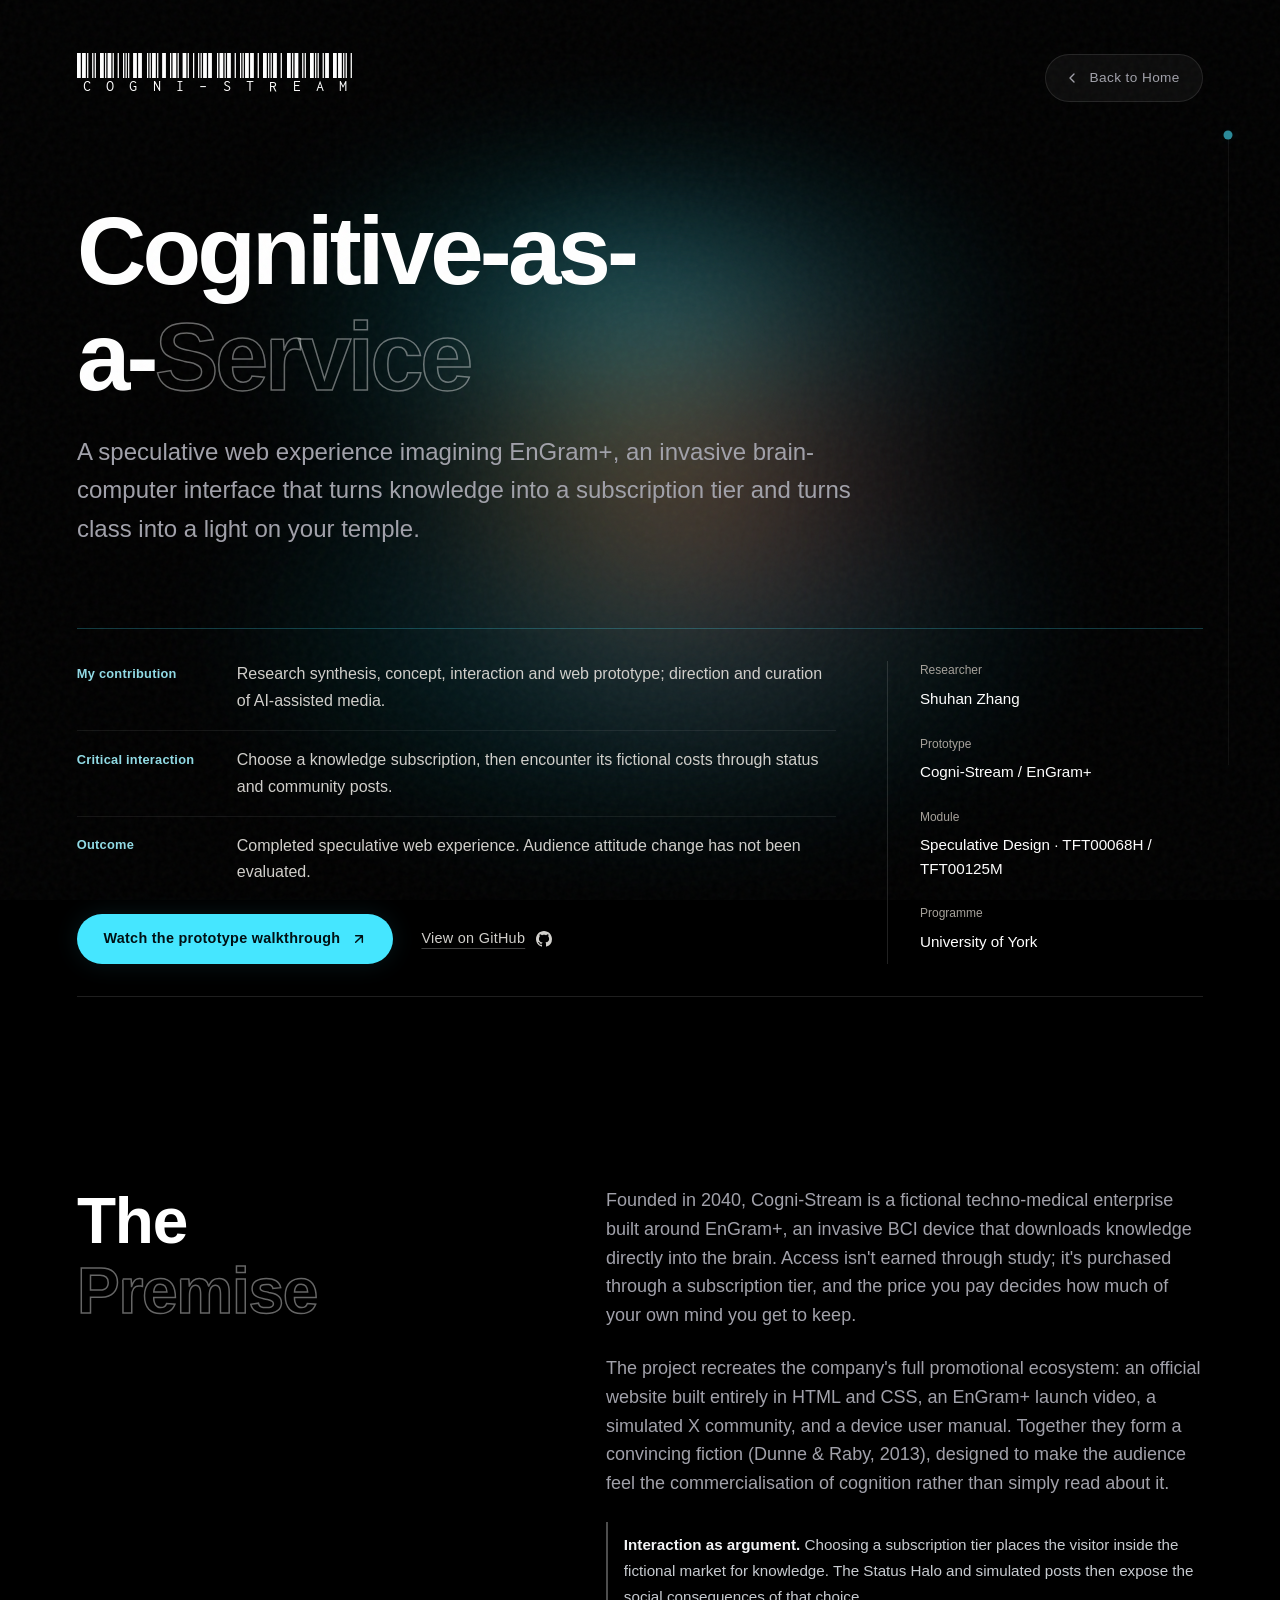
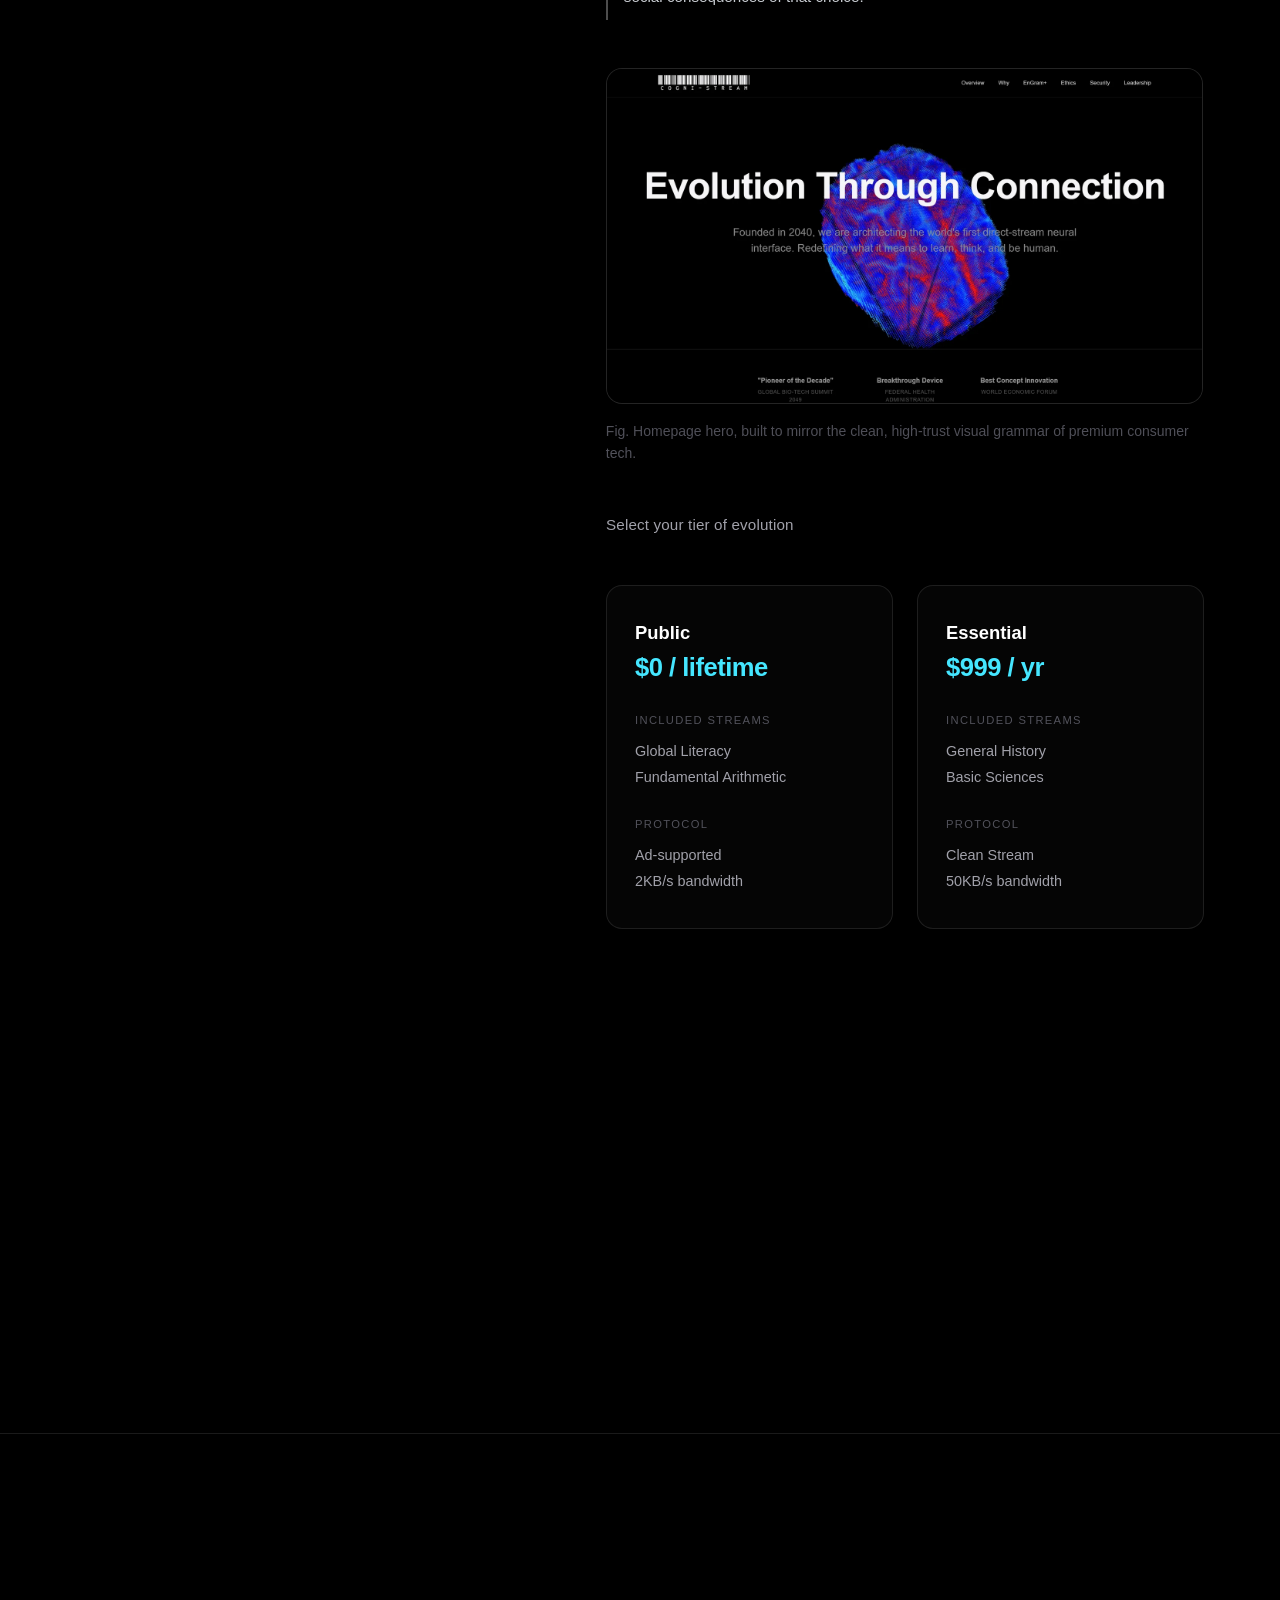
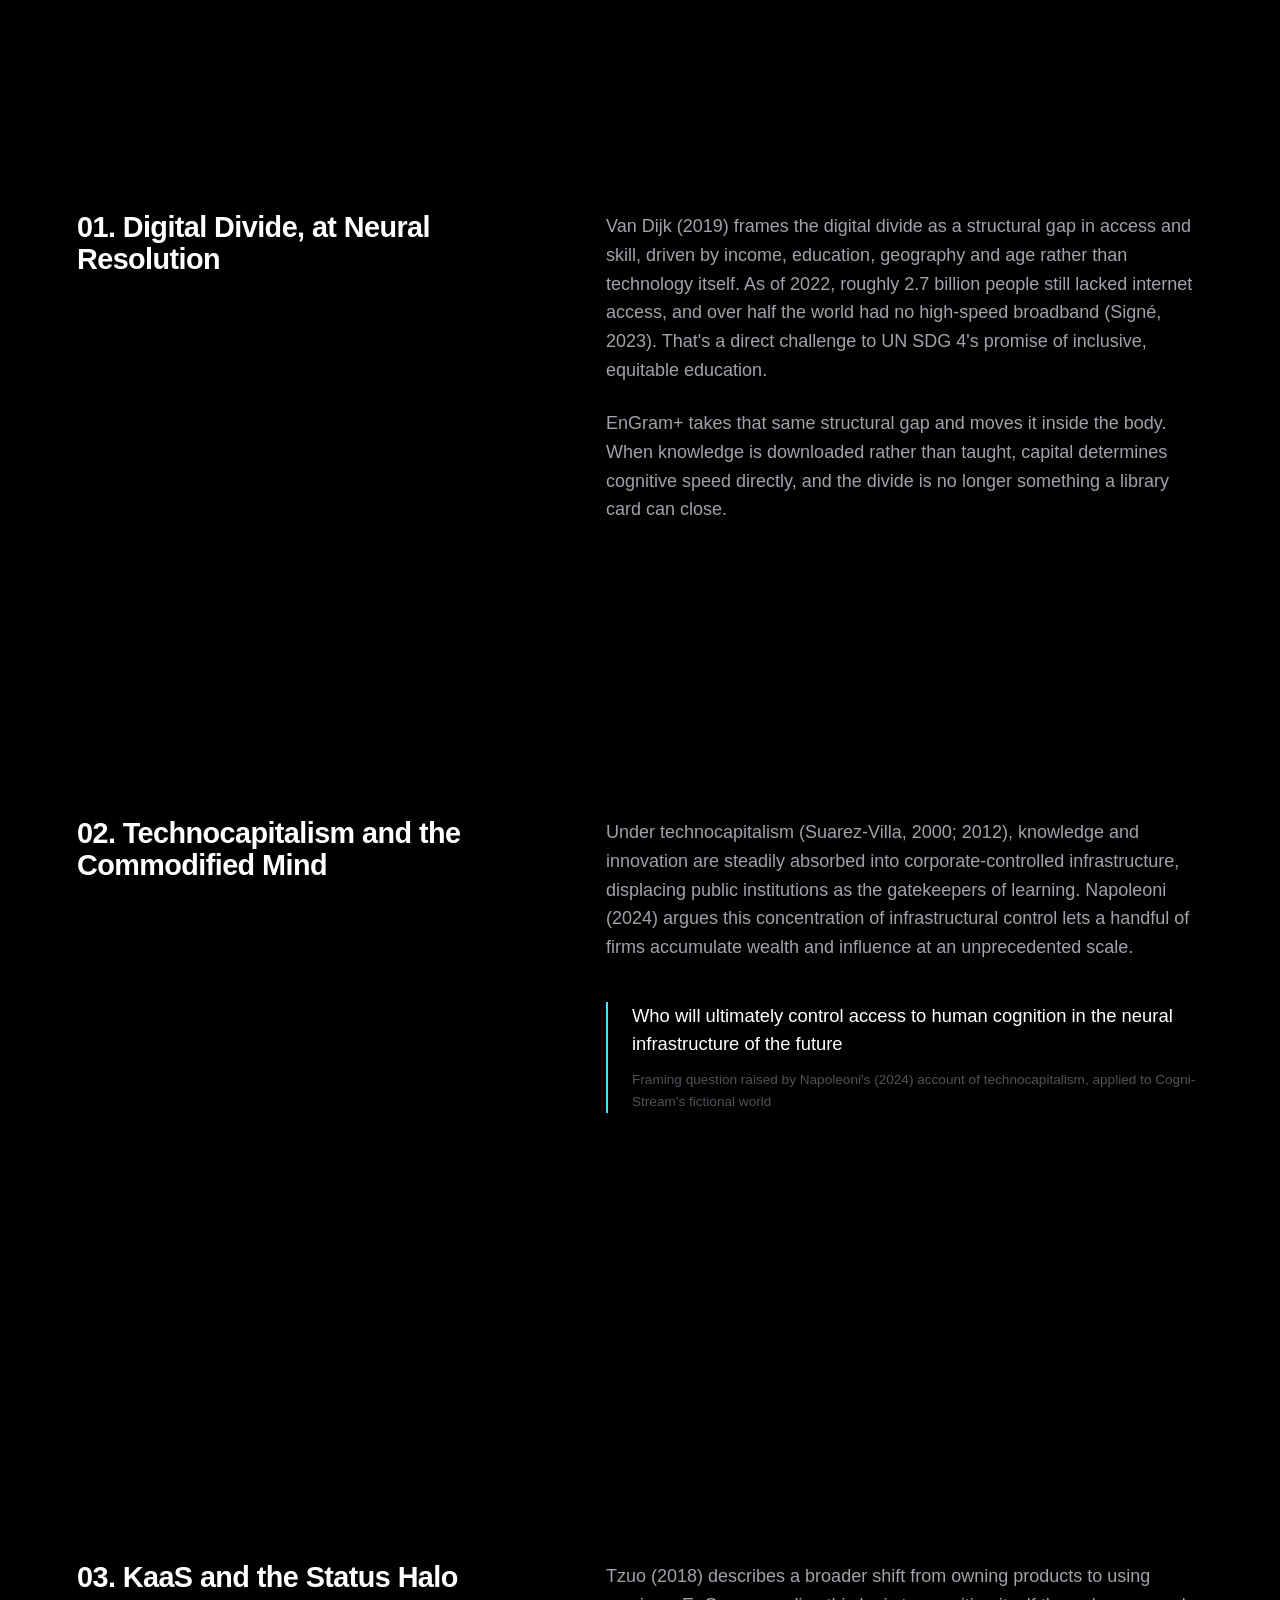
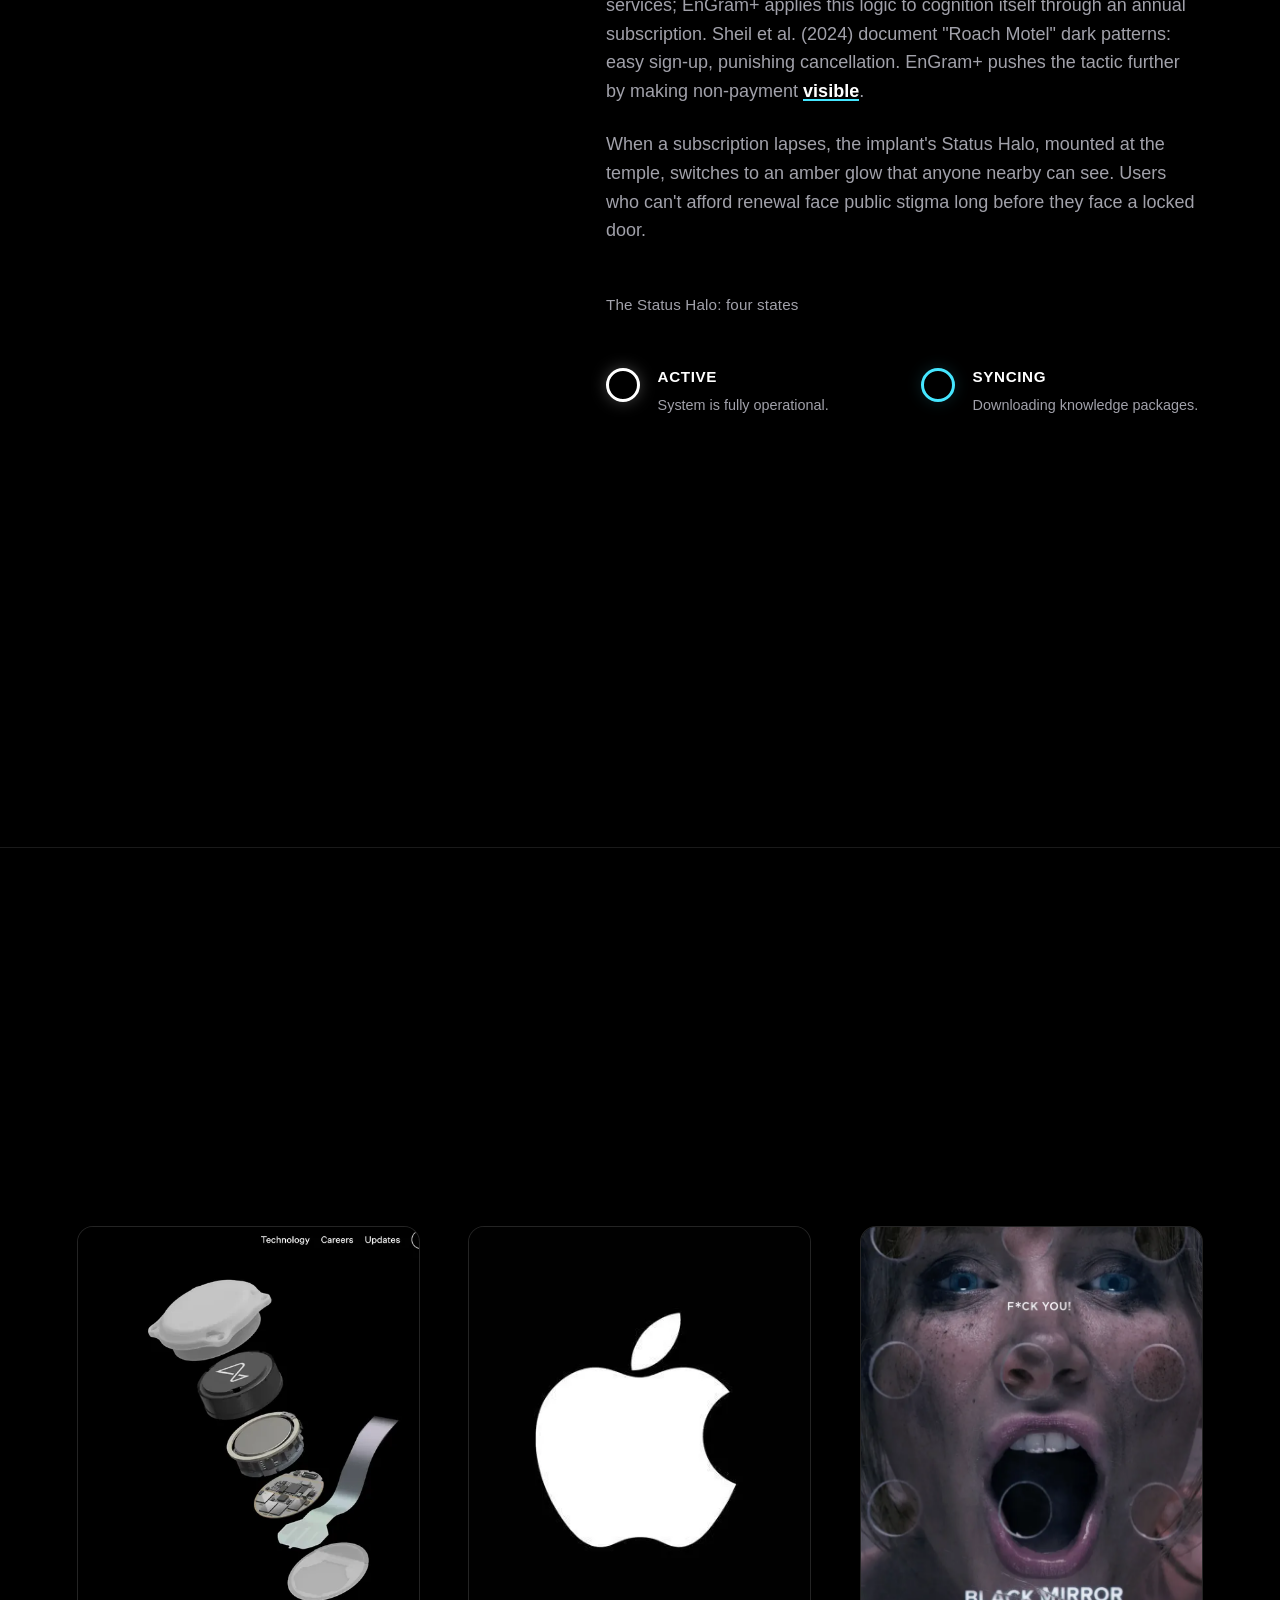
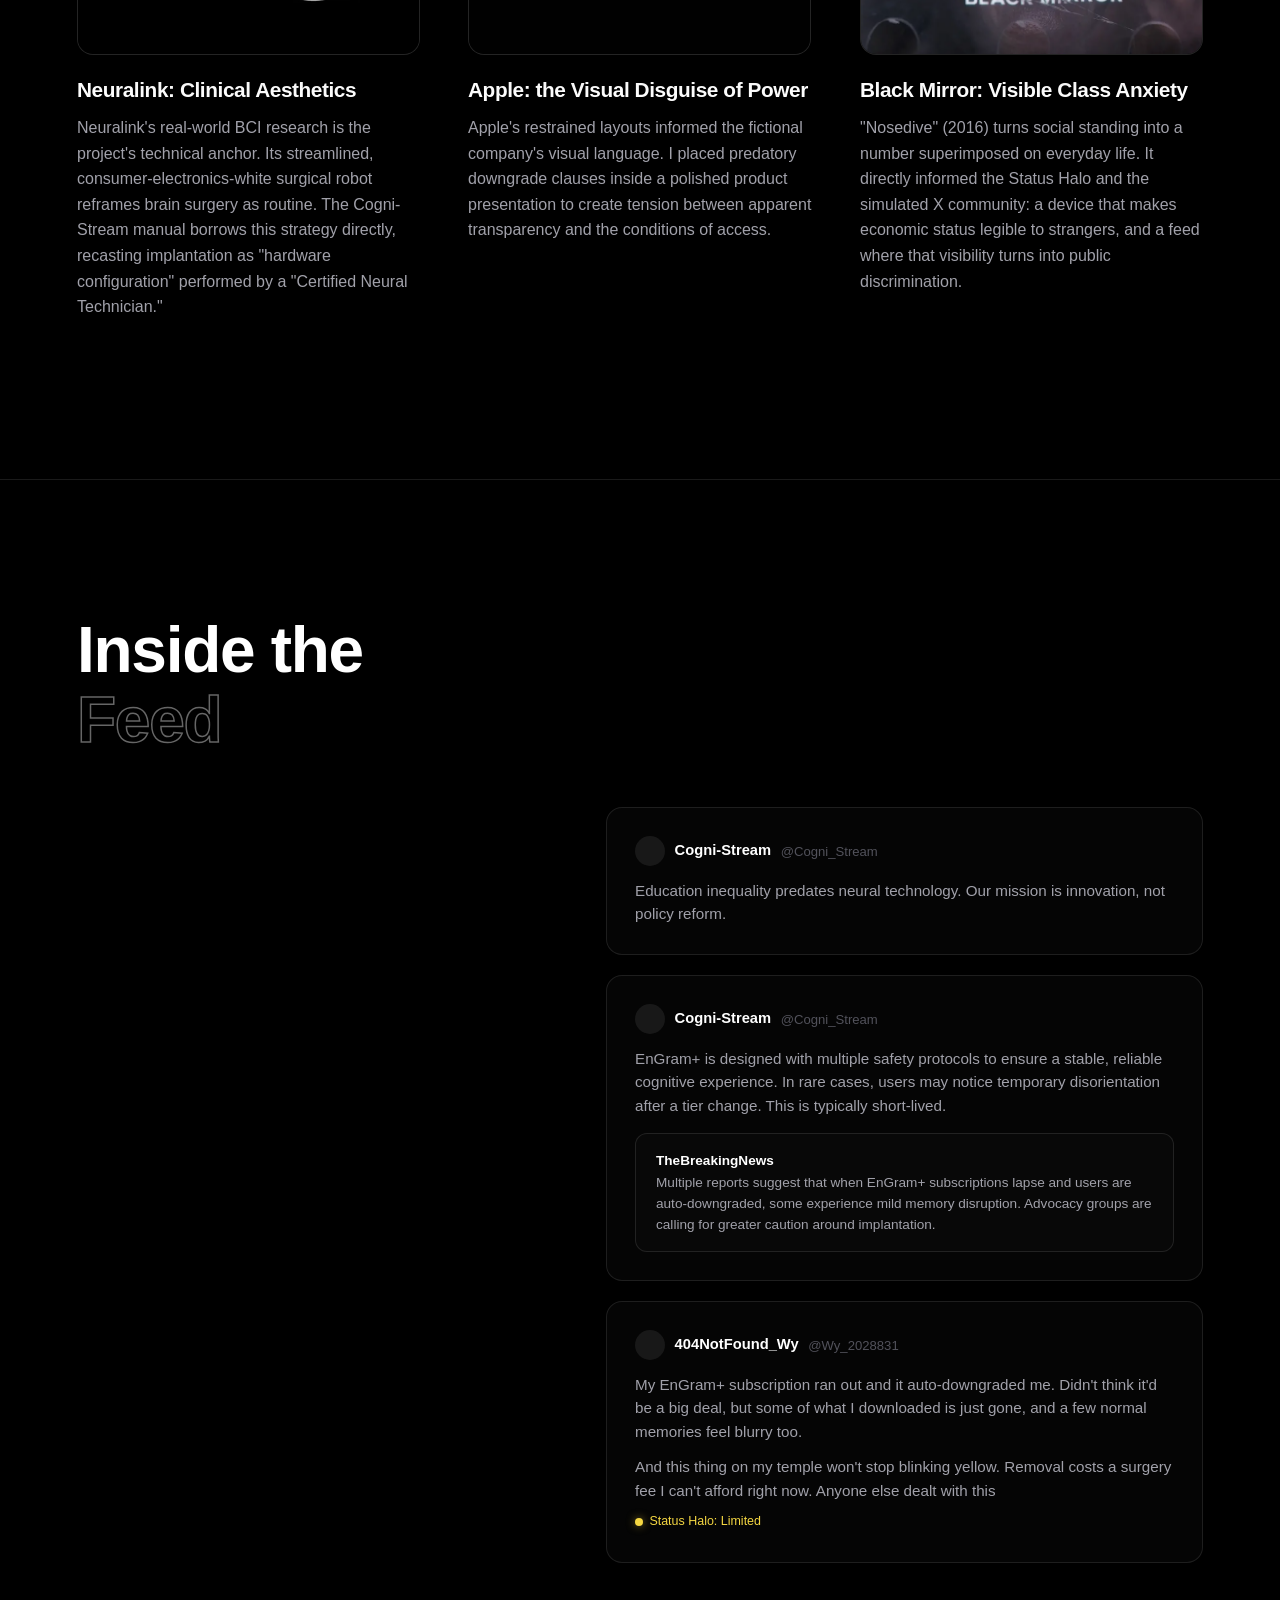
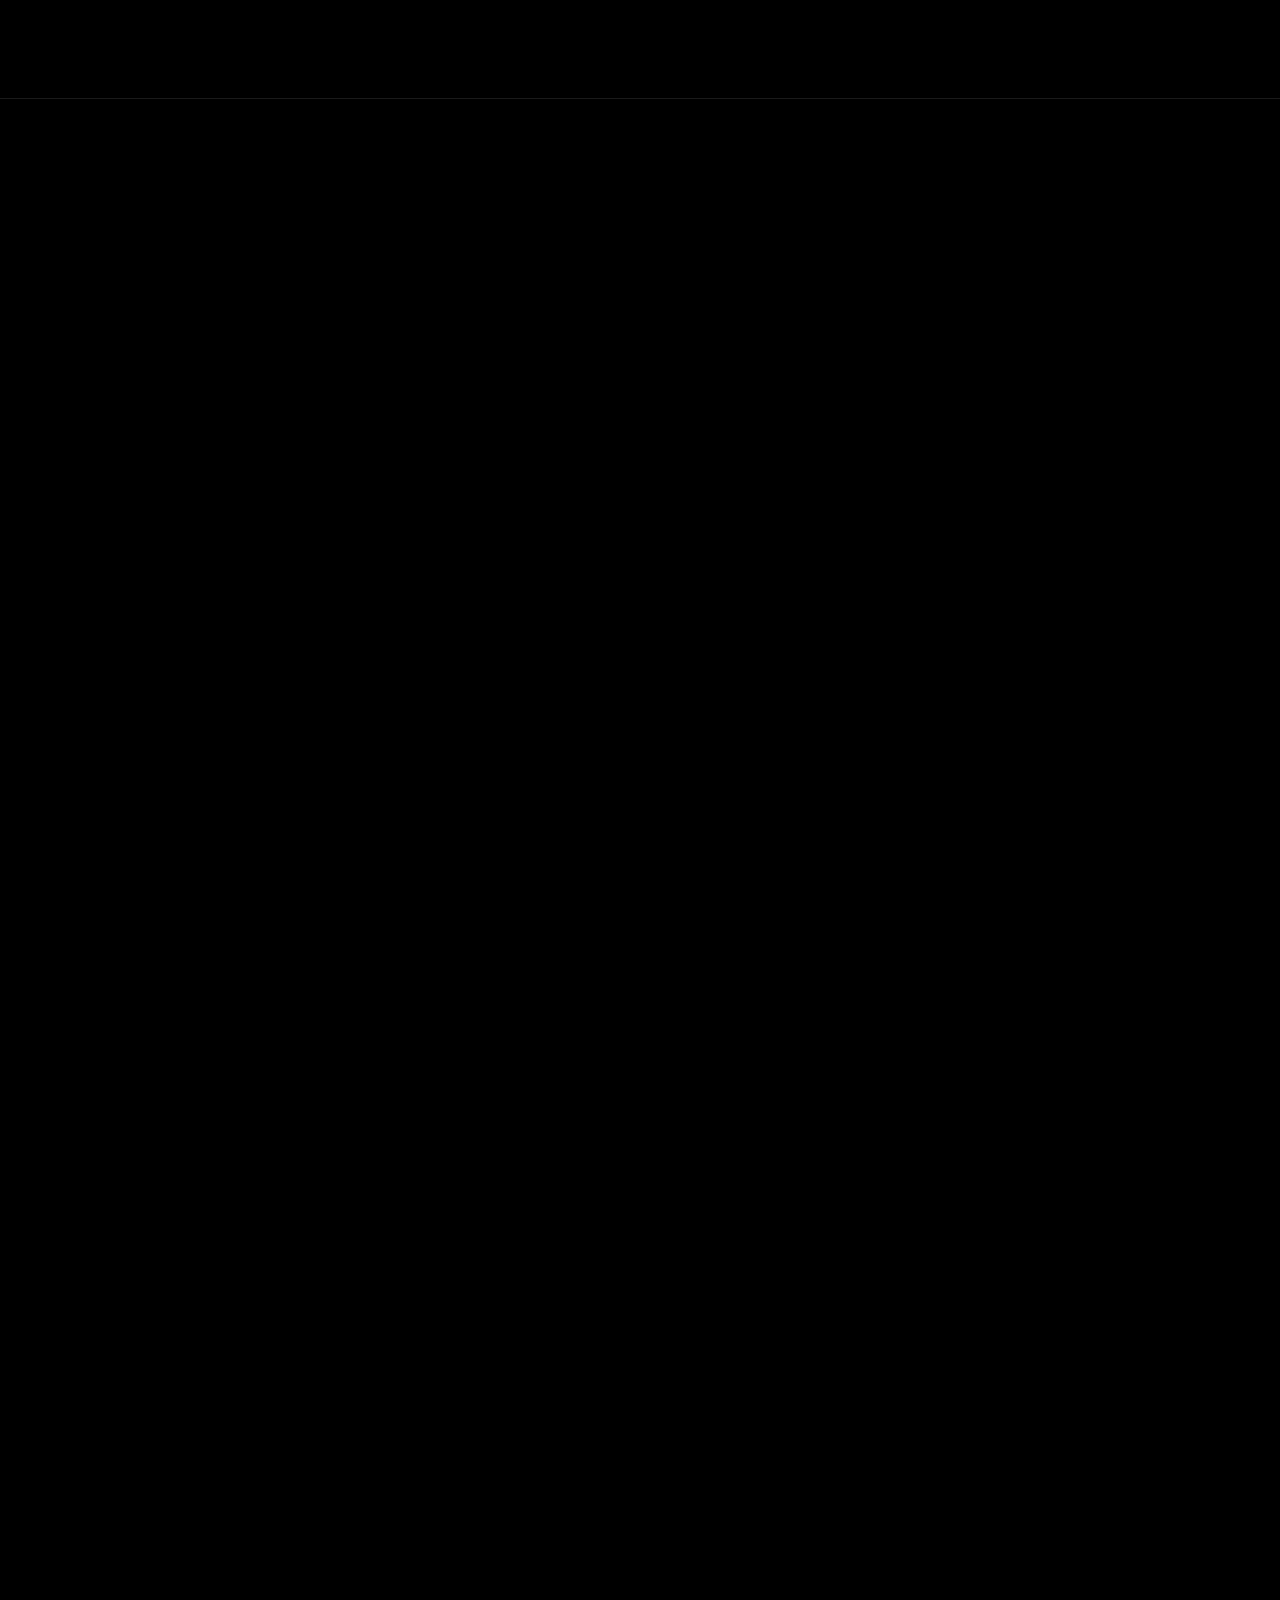
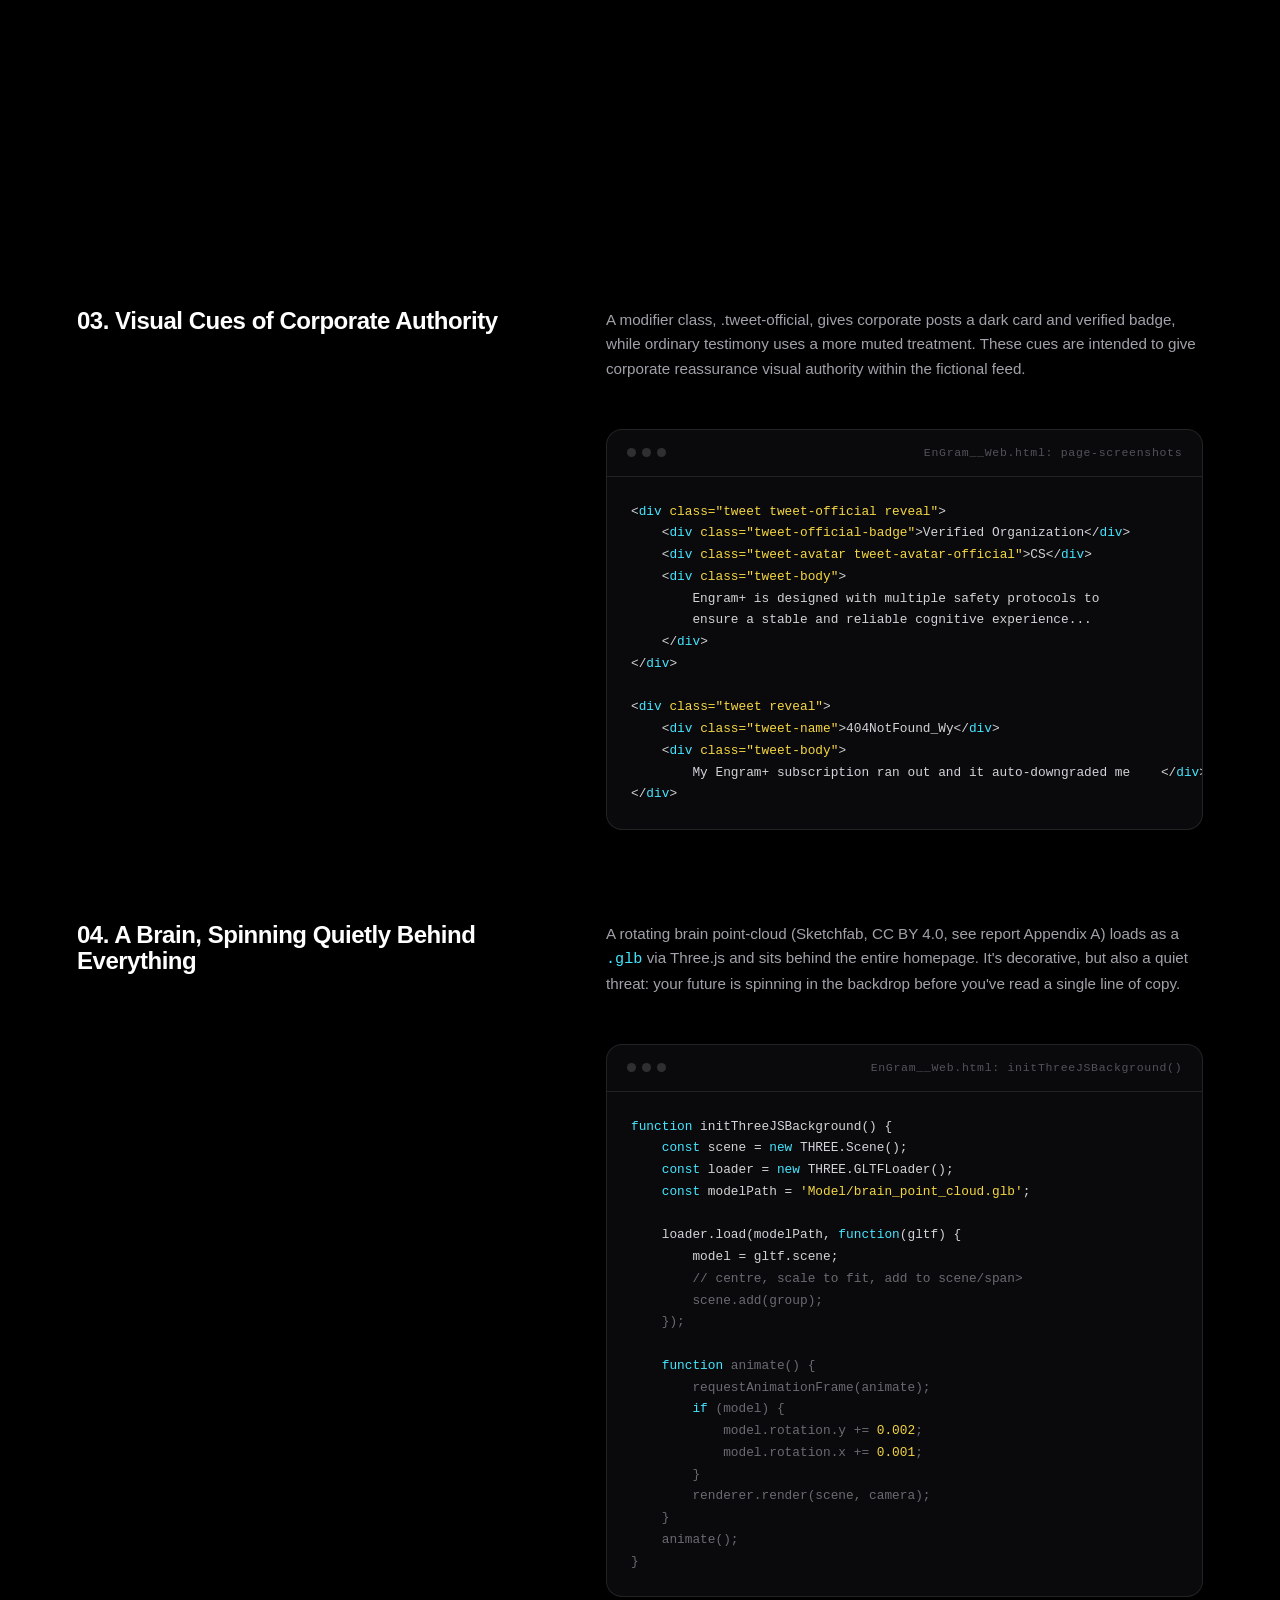
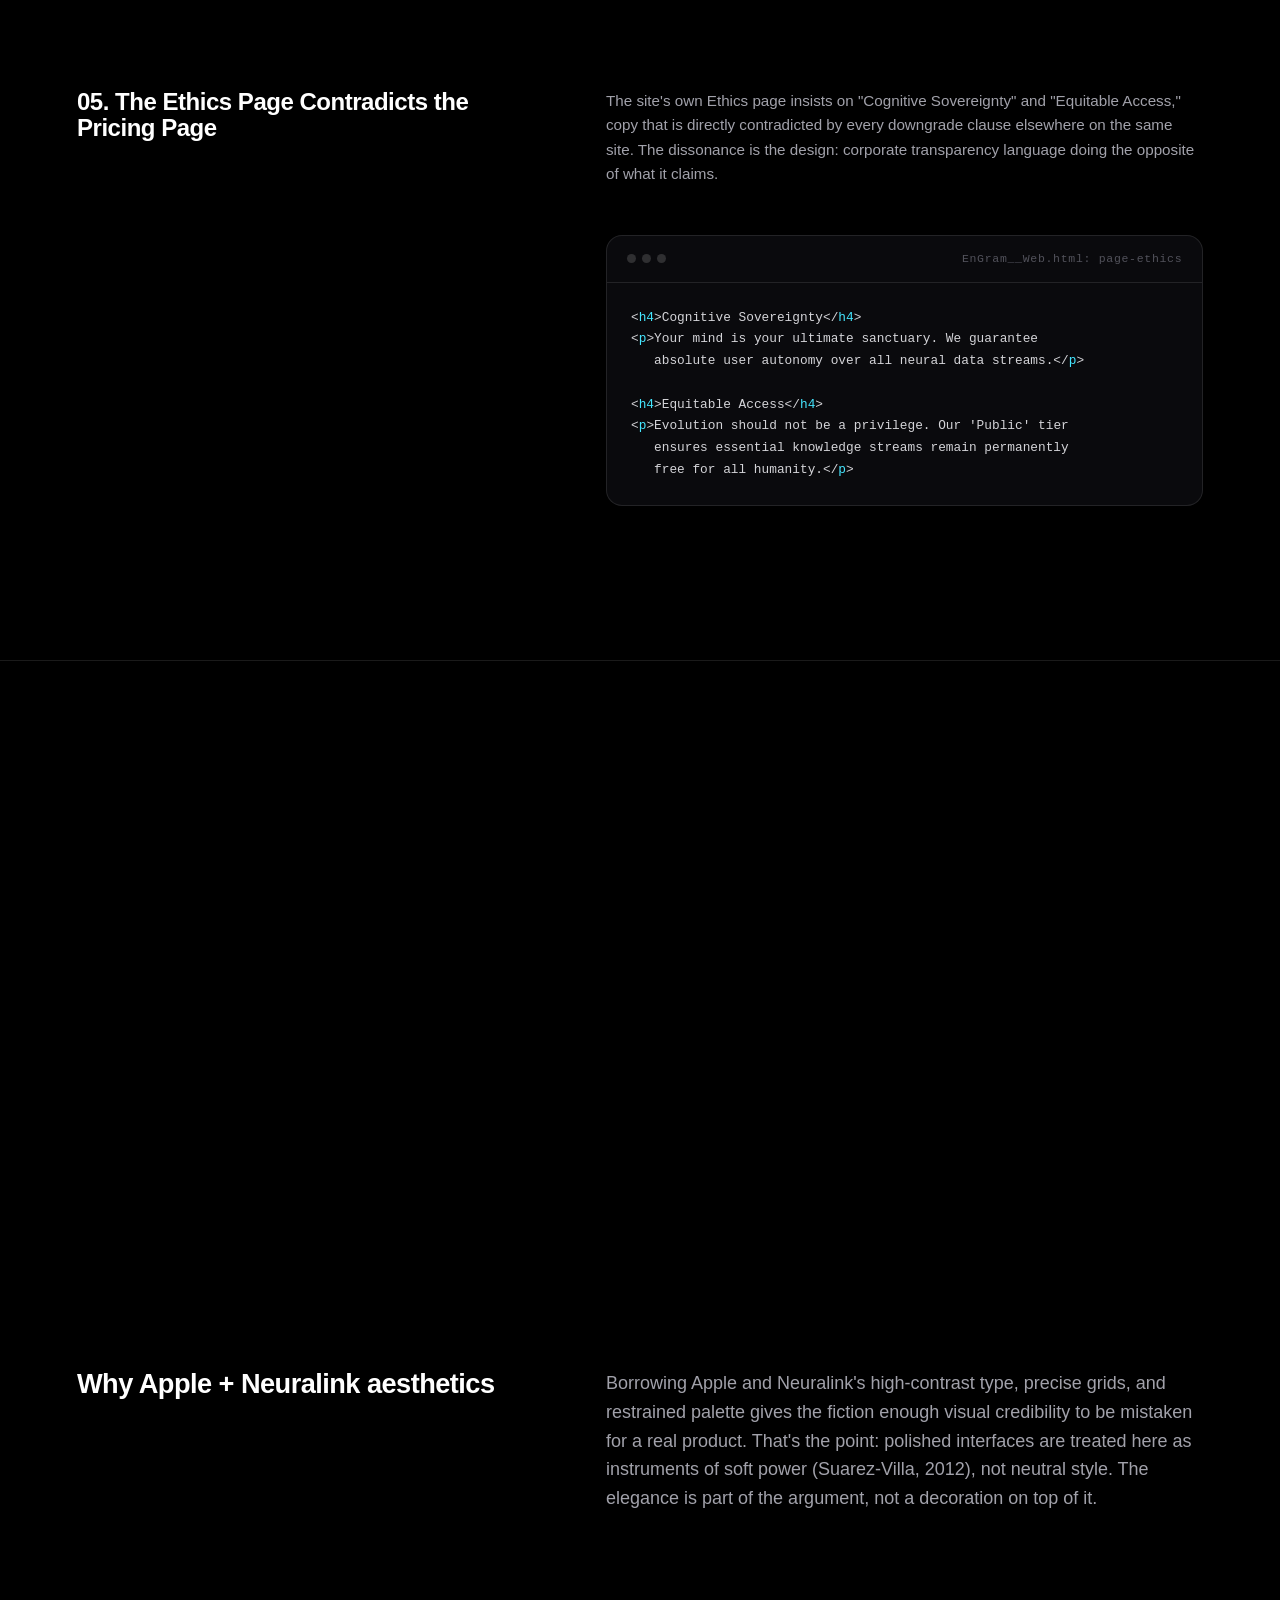
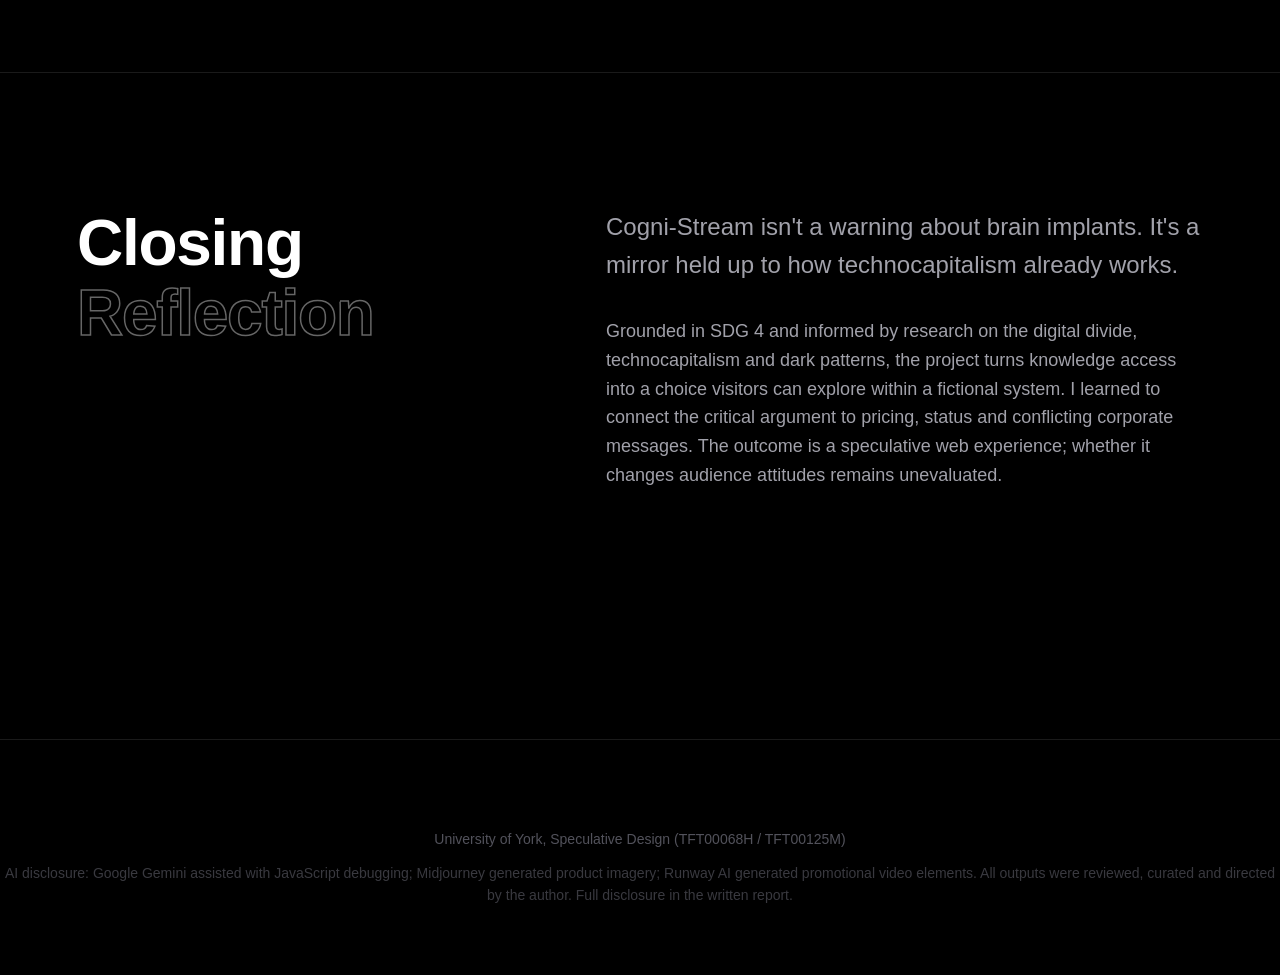
<file: CogniStream_Profilo.html>
﻿<!DOCTYPE html>
<html lang="en">
<head>
<link rel="stylesheet" href="assets/fps-cursor.css?v=diagonal-2"/>
<script defer src="assets/fps-cursor.js?v=diagonal-2"></script>
    <meta charset="UTF-8">
    <meta name="viewport" content="width=device-width, initial-scale=1.0">
    <title>Cogni-Stream: Cognitive-as-a-Service | Shuhan Zhang</title>

    <link rel="preconnect" href="https://fonts.googleapis.com">
    <link rel="preconnect" href="https://fonts.gstatic.com" crossorigin>
    <link href="https://fonts.googleapis.com/css2?family=Libre+Barcode+39+Text&display=swap" rel="stylesheet">

    <script>
        // Optional capture mode for turning this page into portfolio-PDF
        // screenshots. Append ?pdf=1 to the URL before capturing (with a
        // full-page screenshot tool, or the browser's own Print-to-PDF).
        // It forces every scroll-triggered ".reveal" element into its
        // final visible state and hides the floating/fixed chrome (logo,
        // back button, scroll rail, film grain) that only makes sense on
        // a live, scrolling page. The normal site is completely
        // unaffected when the parameter is absent.
        (function () {
            try {
                var params = new URLSearchParams(window.location.search);
                if (params.get('pdf') === '1' || params.get('capture') === '1') {
                    document.documentElement.classList.add('pdf-capture');
                }
            } catch (e) { /* no-op if URLSearchParams unsupported */ }
        })();
    </script>

    <style>
        :root {
            /* Palette: Void & Synaptic Cyan cold clinical-tech counterpart
               to Revive's warm amber, tuned for a neuro-corporate brief */
            --bg-void: #000000;
            --surface-dark: rgba(255, 255, 255, 0.045);
            --text-primary: #ffffff;
            --text-secondary: #a1a1aa;
            --text-tertiary: #52525b;
            --accent-cyan: #45E6FF;
            --accent-glow: rgba(69, 230, 255, 0.15);
            --accent-red: #FB5B5B;
            --accent-yellow: #F5D742;
            --border-subtle: rgba(255, 255, 255, 0.1);

            --radius-md: 16px;
            --radius-lg: 24px;
            --shadow-subtle: 0 12px 40px -12px rgba(0,0,0,0.5);
            --shadow-float: 0 24px 48px -12px rgba(0,0,0,0.6), 0 0 0 1px rgba(255,255,255,0.05) inset;

            --font-main: -apple-system, BlinkMacSystemFont, 'Helvetica Neue', Arial, sans-serif;
            --font-barcode: 'Libre Barcode 39 Text', var(--font-main);

            --ease-cinematic: cubic-bezier(0.25, 1, 0.3, 1);
        }

        * { box-sizing: border-box; margin: 0; padding: 0; font-family: inherit; }
        html { font-family: var(--font-main); }

        body {
            font-family: var(--font-main);
            background-color: var(--bg-void);
            color: var(--text-primary);
            line-height: 1.6;
            overflow-x: hidden;
            -webkit-font-smoothing: antialiased;
            -moz-osx-font-smoothing: grayscale;
            position: relative;
        }

        ::-webkit-scrollbar { width: 0px; background: transparent; }

        /* ============================================================
           CINEMATIC MESH — Synaptic Cyan variant
           Same motion system as Revive's amber mesh, retuned to this
           page's cold clinical-tech palette (cyan primary, red/yellow
           as sparks — echoing the halo status system used elsewhere
           on this page) instead of a warm palette.
           ============================================================ */
        .mesh-container {
            position: fixed;
            inset: 0;
            z-index: -3;
            overflow: hidden;
            pointer-events: none;
            background: #000;
            contain: paint;
        }

        .mesh-blur {
            position: absolute;
            inset: -10%;
            width: 120%;
            height: 120%;
            filter: blur(60px) saturate(130%);
            transform: translateZ(0) translate3d(calc(var(--mx, 0) * 1px), calc(var(--my, 0) * 1px), 0);
            will-change: transform;
            opacity: 0.7;
            transition: transform 1.4s cubic-bezier(0.25, 1, 0.3, 1);
        }

        .mesh-blob {
            position: absolute;
            top: 50%;
            left: 50%;
            border-radius: 50%;
            mix-blend-mode: screen;
            will-change: transform;
        }

        .mesh-blob-1 {
            margin-top: -40vh;
            margin-left: -35vw;
            width: 70vw;
            height: 50vh;
            background: radial-gradient(ellipse at center,
                rgba(69,230,255,.55) 0%,
                rgba(69,230,255,.14) 38%,
                transparent 68%);
            animation: fusedWrithe1 15s infinite ease-in-out;
        }

        .mesh-blob-2 {
            margin-top: -30vh;
            margin-left: -20vw;
            width: 50vw;
            height: 70vh;
            background: radial-gradient(ellipse at center,
                rgba(251,91,91,.30) 0%,
                rgba(251,91,91,.10) 42%,
                transparent 70%);
            animation: fusedWrithe2 18s infinite ease-in-out reverse;
        }

        .mesh-blob-3 {
            margin-top: -10vh;
            margin-left: -40vw;
            width: 80vw;
            height: 60vh;
            background: radial-gradient(ellipse at center,
                rgba(69,230,255,.28) 0%,
                transparent 65%);
            animation: fusedWrithe3 20s infinite ease-in-out;
        }

        .mesh-blob-4 {
            margin-top: -20vh;
            margin-left: -20vw;
            width: 40vw;
            height: 40vh;
            background: radial-gradient(circle at center,
                rgba(245,215,66,.22) 0%,
                transparent 72%);
            animation: fusedBreathe 11s infinite ease-in-out alternate;
        }

        @keyframes fusedWrithe1 {
            0% { transform: translate3d(-14vw,-12vh,0) scale(.95) rotate(0deg); }
            33% { transform: translate3d(26vw,18vh,0) scale(1.28) rotate(130deg); }
            66% { transform: translate3d(-22vw,22vh,0) scale(.82) rotate(250deg); }
            100% { transform: translate3d(-14vw,-12vh,0) scale(.95) rotate(360deg); }
        }

        @keyframes fusedWrithe2 {
            0% { transform: translate3d(18vw,16vh,0) scale(1.1) rotate(0deg); }
            33% { transform: translate3d(-26vw,-10vh,0) scale(.8) rotate(130deg); }
            66% { transform: translate3d(12vw,-24vh,0) scale(1.3) rotate(250deg); }
            100% { transform: translate3d(18vw,16vh,0) scale(1.1) rotate(360deg); }
        }

        @keyframes fusedWrithe3 {
            0% { transform: translate3d(10vw,-24vh,0) scale(.85) rotate(0deg); }
            50% { transform: translate3d(-20vw,10vh,0) scale(1.3) rotate(180deg); }
            100% { transform: translate3d(10vw,-24vh,0) scale(.85) rotate(360deg); }
        }

        @keyframes fusedBreathe {
            0% { transform: translate3d(0,0,0) scale(.68) rotate(0deg); opacity:.35; }
            50% { transform: translate3d(18vw,-18vh,0) scale(1.55) rotate(120deg); opacity:1; }
            100% { transform: translate3d(-12vw,18vh,0) scale(.82) rotate(220deg); opacity:.5; }
        }

        @media (prefers-reduced-motion: reduce) {
            .mesh-blob-1, .mesh-blob-2, .mesh-blob-3, .mesh-blob-4 {
                animation: none;
            }
        }

        html.pdf-capture .mesh-container {
            display: none !important;
        }


        .noise-overlay {
            position: fixed; top: 0; left: 0; width: 100vw; height: 100vh;
            pointer-events: none; z-index: 9999; opacity: 0.04;
            background-image: url("data:image/svg+xml,%3Csvg viewBox='0 0 200 200' xmlns='http://www.w3.org/2000/svg'%3E%3Cfilter id='noiseFilter'%3E%3CfeTurbulence type='fractalNoise' baseFrequency='0.8' numOctaves='3' stitchTiles='stitch'/%3E%3C/filter%3E%3Crect width='100%25' height='100%25' filter='url(%23noiseFilter)'/%3E%3C/svg%3E");
        }

        .ambient-light {
            position: fixed; width: 80vw; height: 80vh; border-radius: 50%;
            background: radial-gradient(circle, var(--accent-glow) 0%, transparent 70%);
            top: -20vh; left: -20vw; pointer-events: none; z-index: -1;
            filter: blur(60px); opacity: 0;
            mix-blend-mode: screen;
            animation: breatheCyan 9s cubic-bezier(0.4, 0, 0.2, 1) infinite;
            will-change: transform, opacity;
        }
        .ambient-light.right {
            top: 40vh; left: auto; right: -30vw;
            background: radial-gradient(circle at 60% 50%, rgba(251, 91, 91, 0.06) 0%, rgba(69, 230, 255, 0.02) 50%, transparent 80%);
            animation: breatheEmber 12s cubic-bezier(0.4, 0, 0.2, 1) infinite -7s;
        }

        /* True breathing curves: Exhale (0), Inhale (45), Hold (55), Exhale (100) */
        @keyframes breatheCyan {
            0%, 100% { transform: scale(0.85) translate(0, 0); opacity: 0.2; }
            45% { transform: scale(1.2) translate(6%, 8%); opacity: 0.75; }
            55% { transform: scale(1.24) translate(7%, 9%); opacity: 0.8; }
        }

        @keyframes breatheEmber {
            0%, 100% { transform: scale(0.9) translate(0, 0); opacity: 0.3; }
            45% { transform: scale(1.28) translate(-8%, -4%); opacity: 0.85; }
            55% { transform: scale(1.32) translate(-9%, -5%); opacity: 0.9; }
        }

        @media (prefers-reduced-motion: reduce) {
            .ambient-light, .ambient-light.right {
                animation: none;
                opacity: 0.55;
            }
        }

        .container { max-width: 1440px; margin: 0 auto; padding: 0 6vw; }

        h1, h2, h3 { font-weight: 600; line-height: 1.1; letter-spacing: -0.02em; }
        h2 { font-size: clamp(2.5rem, 5vw, 4.5rem); margin-bottom: 2rem; }

        .text-lead {
            font-size: clamp(1.125rem, 2vw, 1.5rem); color: var(--text-secondary);
            font-weight: 400; max-width: 800px; margin-bottom: 2rem;
        }
        .text-body {
            font-size: 1.125rem; color: var(--text-secondary); font-weight: 400;
            max-width: 620px; margin-bottom: 1.5rem;
        }
        .accent { color: var(--text-primary); font-weight: 600; box-shadow: inset 0 -2px 0 var(--accent-cyan); }
        .caption { font-size: 0.875rem; color: var(--text-tertiary); margin-top: 1rem; display: block; }
        .data-label { font-size: 0.95rem; color: var(--text-secondary); font-weight: 500; letter-spacing: 0.01em; margin-top: 1rem; display: block; }

        .section { padding: 15vh 0; position: relative; }

        .hero {
            min-height: 100vh; display: flex; flex-direction: column; justify-content: center; position: relative;
            padding-top: clamp(140px, 22vh, 240px);
            padding-bottom: 6vh;
        }
        .hero-title { font-size: clamp(3.2rem, 7.5vw, 7rem); font-weight: 700; letter-spacing: -0.04em; margin-bottom: 1.5rem; max-width: 1200px; }
        .hero-meta {
            margin-top: 8vh; display: grid; grid-template-columns: repeat(auto-fit, minmax(200px, 1fr));
            gap: 3rem; border-top: 1px solid var(--border-subtle); padding-top: 3rem; max-width: 1000px;
        }
        .meta-item span { display: block; font-size: 0.8rem; color: var(--text-tertiary); margin-bottom: 0.5rem; }
        .meta-item strong { font-size: 1rem; font-weight: 600; color: var(--text-primary); }

        .grid-split { display: grid; grid-template-columns: 1fr; gap: 4rem; }
        @media (min-width: 1024px) {
            .grid-split { grid-template-columns: 5fr 7fr; gap: 8vw; align-items: start; }
            .sticky-col { position: sticky; top: 15vh; }
        }

        .media-frame {
            width: 100%; background: var(--surface-dark); border: 1px solid var(--border-subtle);
            border-radius: var(--radius-md); box-shadow: var(--shadow-subtle); overflow: hidden;
            position: relative; display: flex; align-items: center; justify-content: center;
            text-align: center; backdrop-filter: blur(20px); -webkit-backdrop-filter: blur(20px);
        }
        .media-frame.aspect-video { aspect-ratio: 16/9; }
        .media-frame.aspect-cinema { aspect-ratio: 21/9; }
        .media-frame.aspect-portrait { aspect-ratio: 4/5; }
        .media-placeholder-text { color: var(--text-tertiary); font-family: var(--font-main); font-size: 0.85rem; letter-spacing: 0.05em; padding: 2rem; }
        .media-frame .media-placeholder-text { max-width: 70%; border: 1px dashed var(--border-subtle); }

        .data-card {
            background: rgba(255, 255, 255, 0.02); border: 1px solid var(--border-subtle);
            padding: 3rem; border-radius: var(--radius-md); margin-bottom: 2rem; transition: background 0.4s ease;
        }
        .data-card:hover { background: rgba(255, 255, 255, 0.04); }
        .data-number {
            font-family: var(--font-main); font-size: clamp(3.5rem, 7vw, 6rem); color: var(--accent-cyan);
            line-height: 1; margin-bottom: 1rem; font-weight: 700; letter-spacing: -0.04em;
        }

        .reveal {
            opacity: 0; transform: translateY(40px) scale(0.98); filter: blur(10px);
            transition: opacity 1.2s var(--ease-cinematic), transform 1.2s var(--ease-cinematic), filter 1.2s var(--ease-cinematic);
            will-change: transform, opacity, filter;
        }
        .reveal.in-view { opacity: 1; transform: translateY(0) scale(1); filter: blur(0); }
        .delay-1 { transition-delay: 0.1s; }
        .delay-2 { transition-delay: 0.2s; }
        .delay-3 { transition-delay: 0.3s; }

        .site-footer { padding: 8vh 0; border-top: 1px solid var(--border-subtle); margin-top: 10vh; text-align: center; }

        .site-header {
            /* Match .container's actual content edge: below the 1440px
               max-width breakpoint this equals 6vw same as before, but
               above it the container centers itself, so a plain 6vw
               drifts left of the title. max() reproduces the container's
               own math (see .container) so the logo always lines up. */
            position: absolute; top: 6vh; left: max(6vw, calc(56vw - 720px)); z-index: 100;
            display: flex; align-items: center; gap: 1rem;
            animation: fadeIn 2s var(--ease-cinematic) forwards;
        }
        .logo-barcode {
            font-family: var(--font-barcode); font-size: 2.6rem; letter-spacing: 0.08em;
            color: var(--text-primary); line-height: 1; user-select: none;
        }
        .logo-caption { font-size: 0.62rem; letter-spacing: 0.35em; color: var(--text-tertiary); margin-top: 0.3rem; text-transform: uppercase; }

        .back-home-btn {
            /* Same fix as .site-header, mirrored for the right edge, so
               this stays flush with the container's content edge past
               the 1440px breakpoint instead of drifting right of it. */
            position: fixed; top: 6vh; right: max(6vw, calc(56vw - 720px)); z-index: 100; display: flex; align-items: center; gap: 0.6rem;
            padding: 0.75rem 1.4rem 0.75rem 1.1rem; border-radius: 999px;

            /* Same restrained glass treatment as the rest of the site                flat surface color, one border, one soft shadow. The
               refraction is carried entirely by the distortion filter. */
            background: var(--surface-dark); backdrop-filter: blur(20px); -webkit-backdrop-filter: blur(20px);
            backdrop-filter: url(#glass-distortion) blur(2px) saturate(140%);
            border: 1px solid var(--border-subtle); box-shadow: var(--shadow-subtle);
            color: var(--text-secondary); font-size: 0.85rem; font-weight: 500; letter-spacing: 0.03em;
            text-decoration: none; cursor: pointer; animation: fadeIn 2s var(--ease-cinematic) forwards;
            transition: color 0.4s var(--ease-cinematic), border-color 0.4s var(--ease-cinematic),
                        background 0.4s var(--ease-cinematic), transform 0.4s var(--ease-cinematic);
        }
        .back-home-btn svg { width: 16px; height: 16px; flex-shrink: 0; transition: transform 0.4s var(--ease-cinematic); }
        .back-home-btn:hover { color: var(--accent-cyan); border-color: rgba(69, 230, 255, 0.35); transform: translateY(-2px); }
        .back-home-btn:hover svg { transform: translateX(-3px); }
        .back-home-btn:active { transform: translateY(0) scale(0.97); }
        @media (max-width: 600px) {
            .back-home-btn { top: 3vh; right: 5vw; padding: 0.55rem 1rem 0.55rem 0.8rem; font-size: 0.75rem; }
            .back-home-btn span { display: none; }
            .site-header { top: 3vh; left: 5vw; }
            .logo-barcode { font-size: 2rem; }
        }

        @keyframes fadeIn { from { opacity: 0; transform: translateY(-10px); } to { opacity: 1; transform: translateY(0); } }

        .scroll-track {
            position: fixed; right: 4vw; top: 15vh; bottom: 15vh; width: 1px;
            background: var(--border-subtle); z-index: 50; opacity: 0.6;
        }
        .scroll-dot {
            position: absolute; top: 0; left: 50%; transform: translate(-50%, -50%);
            width: 9px; height: 9px; border-radius: 50%; background: var(--accent-cyan);
            box-shadow: 0 0 12px var(--accent-glow), 0 0 24px var(--accent-glow);
            transition: top 0.1s linear;
        }
        @media (max-width: 768px) { .scroll-track { display: none; } }

        .text-outline {
            color: transparent; -webkit-text-stroke: 1.5px rgba(255, 255, 255, 0.4);
            text-stroke: 1.5px rgba(255, 255, 255, 0.4);
            transition: color 0.6s var(--ease-cinematic), -webkit-text-stroke-color 0.6s var(--ease-cinematic), text-shadow 0.6s var(--ease-cinematic);
            cursor: default;
        }
        .text-outline:hover {
            color: var(--accent-cyan); -webkit-text-stroke: 0px transparent;
            text-shadow: 0 0 40px var(--accent-glow), 0 0 80px var(--accent-glow);
        }
        @media (max-width: 600px) { .text-outline { -webkit-text-stroke: 1px rgba(255, 255, 255, 0.4); } }

        .hero-title .text-outline { animation: signal-breathe 5s ease-in-out infinite; }
        .hero-title .text-outline:hover { animation-play-state: paused; }
        @keyframes signal-breathe {
            0%, 100% { -webkit-text-stroke: 1.5px rgba(255, 255, 255, 0.4); text-shadow: none; }
            50% { -webkit-text-stroke: 1.5px rgba(69, 230, 255, 0.55); text-shadow: 0 0 30px var(--accent-glow); }
        }

        .prototype-btn-group { margin-top: 3rem; display: flex; flex-wrap: wrap; align-items: center; gap: 1rem; }
        .prototype-btn-group.centered {
            margin-top: 0; margin-bottom: 2rem; justify-content: space-between;
            max-width: 620px; margin-left: auto; margin-right: auto;
        }
        .prototype-btn-group.centered .prototype-btn { flex: 1 1 0; justify-content: center; }
        /* Quieter sibling of the hero's glowing primary pill: same shape and motion,
           but outlined with a faint cyan tint so it doesn't compete with the section title */
        .prototype-btn.tonal {
            position: relative; overflow: hidden; isolation: isolate;
            background: rgba(69, 230, 255, 0.06); color: var(--text-primary); box-shadow: none;
            border: 1px solid rgba(69, 230, 255, 0.35);
            transition: color 0.35s var(--ease-cinematic), border-color 0.35s var(--ease-cinematic), transform 0.4s var(--ease-cinematic);
        }
        /* Solid cyan fill wipes in from the left on hover instead of a soft glow */
        .prototype-btn.tonal::before {
            content: ''; position: absolute; inset: 0; z-index: -1;
            background: var(--accent-cyan);
            transform: translateX(-100%);
            transition: transform 0.45s var(--ease-cinematic);
        }
        .prototype-btn.tonal:hover {
            background: rgba(69, 230, 255, 0.06); color: #001014; border-color: var(--accent-cyan);
            box-shadow: none;
        }
        .prototype-btn.tonal:hover::before { transform: translateX(0); }
        .prototype-btn {
            margin-top: 0; display: inline-flex; align-items: center; gap: 0.6rem; width: fit-content;
            padding: 0.9rem 1.6rem; border-radius: 999px; background: var(--accent-cyan); color: #001014;
            font-weight: 600; font-size: 0.9rem; letter-spacing: 0.02em; text-decoration: none;
            box-shadow: 0 0 40px var(--accent-glow);
            transition: transform 0.4s var(--ease-cinematic), box-shadow 0.4s var(--ease-cinematic), background 0.4s var(--ease-cinematic);
        }
        .prototype-btn svg { transition: transform 0.4s var(--ease-cinematic); }
        .prototype-btn:hover {
            transform: translateY(-3px) scale(1.03);
            background: #7CF0FF;
            box-shadow: 0 0 20px var(--accent-glow), 0 0 70px var(--accent-glow), 0 16px 32px -12px rgba(0,0,0,0.5);
        }
        .prototype-btn:hover svg { transform: translate(2px, -2px); }
        .prototype-btn:active { transform: translateY(-1px) scale(0.98); }
        .prototype-btn.secondary {
            background: transparent; color: var(--text-primary); box-shadow: none;
            border: 1px solid var(--border-subtle);
        }
        .prototype-btn.secondary:hover {
            background: rgba(255, 255, 255, 0.06); color: var(--text-primary); border-color: rgba(255, 255, 255, 0.4);
            box-shadow: none;
        }

        /* Content used only by the authored portfolio-PDF layout. */
        .print-link-card,
        .print-only,
        .application-only { display: none !important; }

        .tier-grid {
            display: grid; grid-template-columns: repeat(auto-fit, minmax(220px, 1fr));
            gap: 1.5rem; margin-top: 3rem;
        }
        .tier-card {
            border: 1px solid var(--border-subtle); border-radius: var(--radius-md);
            padding: 2rem 1.75rem; background: rgba(255,255,255,0.02);
            display: flex; flex-direction: column; gap: 1.5rem;
            transition: border-color 0.4s ease, background 0.4s ease, transform 0.4s var(--ease-cinematic);
        }
        .tier-card:hover { border-color: rgba(69, 230, 255, 0.3); background: rgba(255,255,255,0.04); transform: translateY(-4px); }
        .tier-card.elite { border-color: rgba(245, 215, 66, 0.35); }
        .tier-name { font-size: 1.15rem; font-weight: 600; }
        .tier-price { font-size: 1.6rem; font-weight: 700; color: var(--accent-cyan); letter-spacing: -0.02em; }
        .tier-card.elite .tier-price { color: var(--accent-yellow); }
        .tier-block span.label { display: block; font-size: 0.7rem; letter-spacing: 0.12em; color: var(--text-tertiary); text-transform: uppercase; margin-bottom: 0.6rem; }
        .tier-block p { font-size: 0.9rem; color: var(--text-secondary); margin: 0.2rem 0; }

        .halo-grid {
            display: grid; grid-template-columns: repeat(auto-fit, minmax(220px, 1fr));
            gap: 2rem; margin-top: 3rem;
        }
        .halo-item { display: flex; align-items: flex-start; gap: 1.1rem; }
        .halo-ring {
            width: 34px; height: 34px; border-radius: 50%; flex-shrink: 0; margin-top: 0.2rem;
            border: 3px solid var(--ring-color, #fff);
            box-shadow: 0 0 16px var(--ring-glow, transparent);
        }
        .halo-item.active .halo-ring { --ring-color: #fff; --ring-glow: rgba(255,255,255,0.25); }
        .halo-item.syncing .halo-ring { --ring-color: var(--accent-cyan); --ring-glow: var(--accent-glow); animation: halo-pulse 2.2s ease-in-out infinite; }
        .halo-item.limited .halo-ring { --ring-color: var(--accent-yellow); --ring-glow: rgba(245,215,66,0.3); }
        .halo-item.critical .halo-ring { --ring-color: var(--accent-red); --ring-glow: rgba(251,91,91,0.3); }
        @keyframes halo-pulse { 0%, 100% { opacity: 1; } 50% { opacity: 0.5; } }
        .halo-text .name { font-size: 0.95rem; font-weight: 600; letter-spacing: 0.04em; text-transform: uppercase; margin-bottom: 0.3rem; }
        .halo-text .desc { font-size: 0.9rem; color: var(--text-secondary); }

        .tweet-stack { display: flex; flex-direction: column; gap: 1.25rem; margin-top: 3rem; max-width: 620px; }
        .tweet-card {
            border: 1px solid var(--border-subtle); border-radius: var(--radius-md);
            background: rgba(255,255,255,0.02); padding: 1.75rem;
        }
        .tweet-head { display: flex; align-items: center; gap: 0.6rem; margin-bottom: 0.8rem; }
        .tweet-avatar { width: 30px; height: 30px; border-radius: 50%; background: rgba(255,255,255,0.08); flex-shrink: 0; }
        .tweet-name { font-size: 0.92rem; font-weight: 600; }
        .tweet-handle { font-size: 0.82rem; color: var(--text-tertiary); }
        .tweet-body { font-size: 0.95rem; color: var(--text-secondary); line-height: 1.55; }
        .tweet-body + .tweet-body { margin-top: 0.75rem; }
        .tweet-quote { margin-top: 1rem; border: 1px solid var(--border-subtle); border-radius: 12px; padding: 1rem 1.25rem; background: rgba(255,255,255,0.015); }
        .tweet-quote .tweet-name { font-size: 0.85rem; }
        .tweet-quote .tweet-body { font-size: 0.85rem; }
        .halo-inline { display: inline-flex; align-items: center; gap: 0.4rem; font-size: 0.78rem; color: var(--accent-yellow); margin-top: 0.6rem; }
        .halo-inline .dot { width: 8px; height: 8px; border-radius: 50%; background: var(--accent-yellow); box-shadow: 0 0 8px rgba(245,215,66,0.5); }

        .quote-block {
            border-left: 2px solid var(--accent-cyan); padding-left: 1.5rem; margin: 2.5rem 0;
        }
        .quote-block p { font-size: 1.15rem; color: var(--text-primary); font-weight: 500; line-height: 1.5; }
        .quote-block span { display: block; margin-top: 0.75rem; font-size: 0.85rem; color: var(--text-tertiary); }

        .code-panel {
            background: #0a0a0d; border: 1px solid var(--border-subtle);
            border-radius: var(--radius-md); overflow: hidden; box-shadow: var(--shadow-subtle);
            margin-bottom: 1.25rem;
        }
        .code-panel-head {
            display: flex; align-items: center; justify-content: space-between;
            padding: 0.85rem 1.25rem; border-bottom: 1px solid var(--border-subtle);
        }
        .code-panel-dots { display: flex; gap: 6px; }
        .code-panel-dots span { width: 9px; height: 9px; border-radius: 50%; background: rgba(255,255,255,0.15); display: block; }
        .code-panel-file { font-size: 0.72rem; letter-spacing: 0.06em; color: var(--text-tertiary); font-family: 'SFMono-Regular', Menlo, Consolas, monospace; }
        .code-panel pre {
            margin: 0; padding: 1.5rem; overflow-x: auto;
            font-family: 'SFMono-Regular', Menlo, Consolas, monospace;
            font-size: 0.8rem; line-height: 1.7; color: #d4d4d8;
        }
        .code-panel .cm { color: #6a6a72; }
        .code-panel .tg { color: var(--accent-cyan); }
        .code-panel .st { color: #f5d742; }
        .code-note {
            font-size: 0.95rem; color: var(--text-secondary); margin: 0 0 3rem; max-width: 620px;
        }
        .code-note strong { color: var(--text-primary); font-weight: 600; }

        /* ============================================================
           Screenshot-capture mode (?pdf=1 or ?capture=1 in the URL) —
           Optimized layout for taking continuous full-page screenshots
           for a portfolio PDF, without losing the original design sense.
           ============================================================ */
        html.pdf-capture {
            font-size: 90%;
        }

        /* Hide ONLY the interactive chrome (scroll track, back button) */
        html.pdf-capture .scroll-track,
        html.pdf-capture .back-home-btn {
            display: none !important;
        }

        /* PRESERVE design elements, but switch them from fixed to absolute
           so they stretch correctly across the document and don't cause
           banding/tiling artifacts in stitched screenshots. */
        html.pdf-capture .noise-overlay {
            display: block !important;
            position: absolute !important;
            height: 100% !important;
            min-height: 100vh !important;
        }
        html.pdf-capture .ambient-light {
            display: block !important;
            position: absolute !important;
            width: 1200px !important;
            height: 1200px !important;
            top: -200px !important;
            left: -200px !important;
        }
        html.pdf-capture .ambient-light.right {
            top: 40% !important;
            left: auto !important;
            right: -300px !important;
        }
        html.pdf-capture .ambient-light,
        html.pdf-capture .ambient-light.right {
            animation: none !important;
            opacity: 0.55 !important;
        }

        /* Make header static relative to the document top */
        html.pdf-capture .site-header {
            position: absolute !important;
            top: 4rem !important;
            left: 6vw !important;
        }

        /* Tighten layout to eliminate massive vertical whitespace */
        html.pdf-capture .container {
            max-width: 1100px !important;
            padding: 0 4rem !important;
        }
        html.pdf-capture .section {
            padding: 6rem 0 !important;
        }
        html.pdf-capture .hero {
            padding-top: 10rem !important;
            padding-bottom: 4rem !important;
            min-height: auto !important;
        }
        html.pdf-capture .hero-meta {
            margin-top: 4rem !important;
        }

        html.pdf-capture .reveal {
            opacity: 1 !important;
            transform: none !important;
            filter: none !important;
            transition: none !important;
        }
        html.pdf-capture .sticky-col {
            position: static !important;
            top: auto !important;
        }
        html.pdf-capture .grid-split {
            gap: 4rem !important;
        }

        /* Prevent elements from being sliced awkwardly if the screenshot
           is later split into A4 pages */
        html.pdf-capture .tier-card,
        html.pdf-capture .halo-item,
        html.pdf-capture .tweet-card,
        html.pdf-capture .code-panel,
        html.pdf-capture .media-frame,
        html.pdf-capture .quote-block,
        html.pdf-capture .prototype-btn-group,
        html.pdf-capture img {
            page-break-inside: avoid;
            break-inside: avoid;
        }
        
        /* ============================================================
           Print / PDF export — lets this page be turned into a portfolio
           PDF straight from the browser's Print dialog.
           ============================================================ */
        @media print {

            @page {
                size: 13.33in 7.5in;
                margin: 10mm 14mm;
            }

            html {
                font-size: 80% !important;
            }

            * {
                -webkit-print-color-adjust: exact !important;
                print-color-adjust: exact !important;
                color-adjust: exact !important;
            }

            * {
                backdrop-filter: none !important;
                -webkit-backdrop-filter: none !important;
            }

            html, body {
                background: var(--bg-void) !important;
                overflow: visible !important;
                cursor: auto !important;
            }

            /* Hide ONLY interactive elements */
            .scroll-track,
            .back-home-btn {
                display: none !important;
            }
            
            .site-header {
                position: absolute !important;
                top: 2rem !important;
                left: 14mm !important;
            }

            /* PRESERVE design layers for print, using absolute positioning */
            .noise-overlay, 
            .ambient-light {
                display: block !important;
                position: absolute !important;
            }
            .mesh-container {
                display: none !important;
            }
            .noise-overlay {
                height: 100% !important;
            }
            .ambient-light {
                width: 1000px !important;
                height: 1000px !important;
                top: -100px !important;
                left: -100px !important;
            }
            .ambient-light.right {
                top: 40% !important;
                left: auto !important;
                right: -200px !important;
            }
            .ambient-light,
            .ambient-light.right {
                animation: none !important;
                opacity: 0.55 !important;
            }

            .text-outline {
                color: var(--accent-cyan) !important;
                -webkit-text-stroke: 0 !important;
                text-stroke: 0 !important;
                text-shadow: none !important;
                animation: none !important;
            }

            .reveal {
                opacity: 1 !important;
                transform: none !important;
                filter: none !important;
                transition: none !important;
            }

            .grid-split {
                grid-template-columns: 0.85fr 1.3fr !important;
                gap: 3rem !important;
                align-items: start !important;
            }

            .sticky-col {
                position: static !important;
                top: auto !important;
            }

            .text-body { max-width: 780px !important; }
            .text-lead { max-width: 900px !important; }

            /* Unlike Revive_Profilo, this file's screen layout leans on
               vh units for nearly all vertical rhythm (section padding,
               hero height, footer spacing), sized for a tall scrolling
               viewport. On a fixed 7.5in-tall print page those same vh
               values eat a huge, constant share of every page purely as
               whitespace ?15vh top+bottom padding per section alone is
               30% of the page height, repeated for every section on the
               page. None of it was overridden for print, so it's tamed
               here the same way Revive's was. */
            .section {
                padding: 4vh 0 !important;
            }
            .hero {
                /* Unlike Revive, .site-header (the logo) stays visible
                   and absolutely positioned in print here rather than
                   being hidden ?so the hero can't be compressed all the
                   way up, or its title collides with the logo sitting at
                   top: 2rem. A fixed rem-based clearance keeps them apart
                   regardless of page height, instead of the vh value
                   this rule used to inherit from the screen layout. */
                min-height: auto !important;
                display: block !important;
                padding-top: 7rem !important;
                padding-bottom: 2vh !important;
            }
            .hero-meta {
                margin-top: 3vh !important;
            }
            .site-footer {
                padding: 3vh 0 !important;
                margin-top: 3vh !important;
            }
            /* The three "From the Source" code-panel subsections each
               add an extra 8vh gap above themselves on top of their
               parent section's own padding ?tightened for the same
               reason as above. */
            [style*="margin-top: 8vh"] {
                margin-top: 1.5vh !important;
            }

            /* Section intro lead paragraphs ("Problem Space", "Design
               Background", "From the Source") each carry a 5rem bottom
               margin sized for scroll breathing room. Also untouched by
               print, and enough on its own to push the first code panel
               below it onto a near-empty next page. */
            [style*="margin: 0 auto 5rem"] {
                margin: 0 auto 2rem !important;
            }

            /* Each numbered "From the Source" subsection (heading + note
               + code screenshot) was consistently taller than whatever
               page space was left under it, so its .code-panel (kept
               whole by the page-break-inside: avoid two rules below)
               kept spilling onto the next page and leaving the back half
               of the current one blank ?five times over, across the
               whole section. Trimming the note's own bottom margin and
               the panel's internal padding/line-height/font-size brings
               each subsection's total height down enough that most now
               fit with their heading on the same page. */
            .code-note {
                margin: 0 0 1.25rem !important;
            }
            .code-panel-head {
                padding: 0.6rem 1rem !important;
            }
            .code-panel pre {
                padding: 1rem !important;
                font-size: 0.72rem !important;
                line-height: 1.45 !important;
            }

            .code-panel pre {
                white-space: pre-wrap !important;
                word-break: break-word !important;
                overflow-x: visible !important;
            }
            
            /* Prevent awkward component slicing across print pages */
            .tier-card, .halo-item, .tweet-card, .code-panel, .media-frame, .quote-block, img {
                page-break-inside: avoid !important;
                break-inside: avoid !important;
            }
            h2, h3, h4, .data-label {
                page-break-after: avoid !important;
                break-after: avoid !important;
            }

            /* The two hero buttons (glowing cyan pill + outlined pill)
               are screen affordances for a click target that doesn't
               exist on paper ?on a printed page they just read as
               stray colour blocks. Same fix as Revive_Profilo: strip
               them down to a small label with the actual URL printed
               underneath, so they read as part of the document's own
               typography instead of leftover UI. */
            .prototype-btn {
                display: inline-flex !important;
                flex-direction: column !important;
                align-items: flex-start !important;
                gap: 0.35em !important;
                width: auto !important;
                background: none !important;
                border: none !important;
                border-left: 1px solid var(--border-subtle) !important;
                box-shadow: none !important;
                border-radius: 0 !important;
                padding: 0.1rem 0 0.1rem 0.85rem !important;
                color: var(--text-tertiary) !important;
                font-size: 0.7rem !important;
                font-weight: 600 !important;
                letter-spacing: 0.06em !important;
                text-transform: uppercase !important;
            }

            .prototype-btn svg {
                display: none !important;
            }

            .prototype-btn::after {
                content: attr(href);
                display: block;
                font-size: 0.62rem;
                font-weight: 400;
                letter-spacing: 0;
                text-transform: none;
                text-decoration: none;
                color: var(--text-secondary) !important;
                word-break: break-all;
            }

            /* Authored 16:9 portfolio pages -------------------------------------- */
            @page {
                size: 13.33in 7.5in;
                margin: 0;
            }

            html {
                width: 13.33in !important;
                font-size: 80% !important;
                background: #020507 !important;
            }

            body {
                width: 13.33in !important;
                margin: 0 !important;
                background: #020507 !important;
                counter-reset: cogni-page;
            }

            main {
                display: block !important;
                width: 13.33in !important;
                margin: 0 !important;
                padding: 0 !important;
            }

            main > section {
                --print-glow-x: 82%;
                --print-glow-y: 16%;
                --print-signal-x: 12%;
                --print-signal-y: 86%;
                position: relative !important;
                isolation: isolate;
                width: 13.33in !important;
                max-width: none !important;
                height: 7.5in !important;
                min-height: 7.5in !important;
                margin: 0 !important;
                padding: 12mm 14mm !important;
                overflow: hidden !important;
                page-break-before: auto !important;
                break-before: auto !important;
                page-break-after: always;
                break-after: page;
                page-break-inside: avoid;
                break-inside: avoid-page;
                counter-increment: cogni-page;
                background-color: #020507 !important;
                background-image:
                    radial-gradient(ellipse 60% 90% at var(--print-glow-x) var(--print-glow-y), rgba(69, 230, 255, 0.18) 0%, rgba(69, 230, 255, 0.065) 30%, rgba(69, 230, 255, 0.015) 52%, transparent 72%),
                    radial-gradient(ellipse 52% 74% at var(--print-signal-x) var(--print-signal-y), rgba(251, 91, 91, 0.105) 0%, rgba(251, 91, 91, 0.022) 44%, transparent 72%),
                    linear-gradient(135deg, #03080b 0%, #010304 50%, #050208 100%) !important;
                box-shadow:
                    inset 0 0 0 1px rgba(255, 255, 255, 0.035),
                    inset 0 -100px 140px rgba(0, 0, 0, 0.32) !important;
            }

            main > section:nth-of-type(2n) { --print-glow-x: 8%; --print-glow-y: 18%; --print-signal-x: 90%; --print-signal-y: 84%; }
            main > section:nth-of-type(3n) { --print-glow-x: 88%; --print-glow-y: 78%; --print-signal-x: 14%; --print-signal-y: 8%; }
            main > section:nth-of-type(5n) { --print-glow-x: 52%; --print-glow-y: 94%; --print-signal-x: 92%; --print-signal-y: 6%; }

            main > section::after {
                content: "COGNI-STREAM  /  " counter(cogni-page, decimal-leading-zero);
                position: absolute;
                z-index: 3;
                right: 14mm;
                bottom: 7mm;
                font-size: 0.56rem;
                font-weight: 600;
                letter-spacing: 0.17em;
                color: rgba(255, 255, 255, 0.31);
            }

            main > section > * {
                position: relative;
                z-index: 1;
            }

            .mesh-container,
            .noise-overlay,
            .ambient-light {
                display: none !important;
            }

            .container {
                width: 100% !important;
                max-width: none !important;
            }

            .hero,
            .section {
                padding: 12mm 14mm !important;
            }

            .print-only {
                display: block !important;
            }

            .source-section {
                display: none !important;
            }

            .site-header {
                display: flex !important;
                position: absolute !important;
                top: 8mm !important;
                left: 14mm !important;
                z-index: 10 !important;
                animation: none !important;
            }

            .logo-barcode {
                font-family: var(--font-main) !important;
                font-size: 1.2rem !important;
                font-weight: 700;
                letter-spacing: 0.18em !important;
            }

            .logo-caption {
                display: none !important;
            }

            .text-outline {
                color: var(--accent-cyan) !important;
                text-shadow: 0 0 26px rgba(69, 230, 255, 0.24) !important;
            }

            .media-frame,
            .tier-card,
            .tweet-card,
            .code-panel,
            .source-case,
            .quote-block {
                border-color: rgba(69, 230, 255, 0.14) !important;
                box-shadow: 0 20px 48px -32px rgba(69, 230, 255, 0.52), inset 0 1px 0 rgba(255, 255, 255, 0.045) !important;
            }

            /* Cover QR cards */
            .hero {
                padding-top: 21mm !important;
                display: block !important;
            }

            .hero-title {
                font-size: 5.4rem !important;
                line-height: 0.98 !important;
                margin-bottom: 1.1rem !important;
            }

            .hero .text-lead {
                max-width: 820px !important;
                font-size: 1.05rem !important;
            }

            .hero-meta {
                grid-template-columns: repeat(4, minmax(0, 1fr)) !important;
                gap: 1rem !important;
                max-width: 100% !important;
                margin-top: 2rem !important;
                padding-top: 1.4rem !important;
            }

            .hero .prototype-btn-group {
                display: grid !important;
                grid-template-columns: repeat(2, minmax(0, 1fr));
                gap: 1rem !important;
                width: min(650px, 62%) !important;
                margin-top: 1.7rem !important;
            }

            .prototype-btn,
            .prototype-btn.secondary,
            .prototype-btn.tonal {
                display: block !important;
                width: 100% !important;
                padding: 0 !important;
                border: 0 !important;
                background: transparent !important;
                box-shadow: none !important;
            }

            .prototype-btn::before,
            .prototype-btn::after,
            .prototype-btn .action-label,
            .prototype-btn > svg {
                display: none !important;
                content: none !important;
            }

            .print-link-card {
                display: grid !important;
                grid-template-columns: 21mm minmax(0, 1fr);
                align-items: center;
                gap: 0.9rem;
                min-height: 27mm;
                padding: 3mm !important;
                overflow: hidden;
                border: 1px solid rgba(69, 230, 255, 0.23);
                border-radius: 14px;
                color: var(--text-primary);
                background: linear-gradient(145deg, rgba(69, 230, 255, 0.085), rgba(255, 255, 255, 0.02));
                box-shadow: 0 22px 52px -36px rgba(69, 230, 255, 0.9), inset 0 1px 0 rgba(255, 255, 255, 0.055);
            }

            .print-link-card img,
            .print-file-badge {
                display: flex;
                align-items: center;
                justify-content: center;
                width: 21mm;
                height: 21mm;
                padding: 1.2mm;
                border-radius: 7px;
                background: #fff;
            }

            .print-file-badge {
                font-size: 0.72rem;
                font-weight: 800;
                letter-spacing: 0.08em;
                color: #041014;
            }

            .print-link-copy,
            .print-link-kicker,
            .print-link-title,
            .print-link-url {
                display: block;
            }

            .print-link-copy {
                min-width: 0;
                text-align: left;
                text-transform: none;
            }

            .print-link-kicker {
                margin-bottom: 0.15rem;
                font-size: 0.58rem;
                font-weight: 700;
                letter-spacing: 0.14em;
                text-transform: uppercase;
                color: var(--accent-cyan);
            }

            .print-link-title {
                font-size: 0.92rem;
                font-weight: 700;
                line-height: 1.15;
                color: var(--text-primary);
            }

            .print-link-url {
                margin-top: 0.32rem;
                overflow: hidden;
                font-size: 0.5rem;
                font-weight: 400;
                line-height: 1.2;
                white-space: nowrap;
                text-overflow: ellipsis;
                color: var(--text-tertiary);
            }

            /* One-page chapter layouts */
            .premise-section .grid-split {
                grid-template-columns: 0.62fr 2.38fr !important;
                gap: 2.3rem !important;
            }

            .premise-section h2 {
                font-size: 3.2rem !important;
            }

            .premise-section .text-body {
                font-size: 0.76rem !important;
                line-height: 1.42 !important;
            }

            .premise-section [style*="margin-top: 3rem"] {
                margin-top: 0.65rem !important;
            }

            .premise-section .media-frame.aspect-video {
                width: 100% !important;
                height: 28vh !important;
                aspect-ratio: auto !important;
            }

            .premise-section .media-frame.aspect-video img {
                object-position: center 42% !important;
            }

            .premise-section .caption {
                margin-top: 0.35rem !important;
                font-size: 0.58rem !important;
            }

            .premise-section .data-label {
                margin-top: 0.65rem !important;
                font-size: 0.68rem !important;
                text-transform: uppercase;
                letter-spacing: 0.06em;
            }

            .premise-section .tier-grid {
                grid-template-columns: repeat(4, minmax(0, 1fr)) !important;
                gap: 0.65rem !important;
                margin-top: 0.65rem !important;
            }

            .premise-section .tier-card {
                gap: 0.5rem !important;
                padding: 0.7rem !important;
                border-radius: 10px;
            }

            .premise-section .tier-name { font-size: 0.72rem !important; }
            .premise-section .tier-price { font-size: 0.98rem !important; }
            .premise-section .tier-block span.label { margin-bottom: 0.2rem !important; font-size: 0.48rem !important; }
            .premise-section .tier-block p { font-size: 0.58rem !important; line-height: 1.25 !important; }

            .problem-space-section h2,
            .design-background-section h2,
            .rationale-section h2 {
                margin-bottom: 0.75rem !important;
            }

            .problem-space-section > .text-lead,
            .design-background-section > .text-lead {
                margin-bottom: 2rem !important;
            }

            .problem-space-section .grid-split,
            .technocapital-section .grid-split,
            .halo-section .grid-split,
            .feed-section .grid-split,
            .closing-section .grid-split {
                grid-template-columns: 0.72fr 2.28fr !important;
                gap: 3rem !important;
            }

            .problem-space-section h3,
            .technocapital-section h3,
            .halo-section h3 {
                font-size: 1.65rem !important;
            }

            .quote-block {
                margin: 1.5rem 0 !important;
                padding: 1rem 0 1rem 1.4rem !important;
                background: linear-gradient(90deg, rgba(69, 230, 255, 0.055), transparent);
            }

            .halo-section [style*="margin-top: 3rem"] {
                margin-top: 1rem !important;
            }

            .halo-section .halo-grid {
                grid-template-columns: repeat(4, minmax(0, 1fr)) !important;
                gap: 0.8rem !important;
                margin-top: 0.9rem !important;
            }

            .halo-section .halo-ring {
                width: 27px !important;
                height: 27px !important;
            }

            .halo-section .halo-text .name { font-size: 0.72rem !important; }
            .halo-section .halo-text .desc { font-size: 0.62rem !important; line-height: 1.3 !important; }

            .design-background-section > div[style*="display: grid"] {
                grid-template-columns: repeat(3, minmax(0, 1fr)) !important;
                gap: 1.4rem !important;
            }

            .design-background-section .media-frame.aspect-portrait {
                height: 30vh !important;
                aspect-ratio: auto !important;
                margin-bottom: 0.8rem !important;
            }

            .design-background-section h3 {
                font-size: 1rem !important;
                margin-bottom: 0.45rem !important;
            }

            .design-background-section .text-body {
                font-size: 0.7rem !important;
                line-height: 1.42 !important;
            }

            .feed-section .tweet-stack {
                gap: 0.65rem !important;
                margin-top: 1rem !important;
                max-width: none !important;
            }

            .feed-section .tweet-card {
                padding: 0.85rem 1rem !important;
                border-radius: 11px;
            }

            .feed-section .tweet-head { margin-bottom: 0.4rem !important; }
            .feed-section .tweet-avatar { width: 22px !important; height: 22px !important; }
            .feed-section .tweet-body { font-size: 0.7rem !important; line-height: 1.4 !important; }
            .feed-section .tweet-quote { margin-top: 0.55rem !important; padding: 0.55rem 0.7rem !important; }

            /* Three curated source pages */
            .source-print-page {
                display: block !important;
            }

            .source-print-header {
                display: grid;
                grid-template-columns: 0.9fr 1.35fr;
                gap: 3rem;
                align-items: end;
                margin-bottom: 1.3rem;
                padding-bottom: 1.1rem;
                border-bottom: 1px solid rgba(69, 230, 255, 0.14);
            }

            .source-print-header h2 {
                margin: 0.3rem 0 0 !important;
                font-size: 3rem !important;
            }

            .source-print-header .text-lead {
                margin: 0 !important;
                font-size: 0.9rem !important;
                line-height: 1.5 !important;
            }

            .source-print-index,
            .source-case-number {
                display: block;
                font-size: 0.6rem;
                font-weight: 700;
                letter-spacing: 0.16em;
                color: var(--accent-cyan);
            }

            .source-print-actions {
                display: grid;
                grid-template-columns: repeat(2, minmax(0, 1fr));
                gap: 0.8rem;
                width: 540px;
                margin: 0 0 1.25rem auto;
            }

            .source-print-actions .print-link-card {
                grid-template-columns: 17mm minmax(0, 1fr);
                min-height: 22mm;
                padding: 2.3mm !important;
            }

            .source-print-actions .print-link-card img,
            .source-print-actions .print-file-badge {
                width: 17mm;
                height: 17mm;
            }

            .source-feature {
                display: grid;
                grid-template-columns: 0.7fr 1.7fr;
                gap: 2rem;
                align-items: start;
            }

            .source-feature h3,
            .source-case h3 {
                margin: 0.3rem 0 0.65rem;
                font-size: 1.25rem;
            }

            .source-feature .code-note,
            .source-case .code-note {
                margin: 0 !important;
                font-size: 0.76rem !important;
                line-height: 1.48 !important;
            }

            .source-pair-grid {
                display: grid;
                grid-template-columns: repeat(2, minmax(0, 1fr));
                gap: 1.2rem;
            }

            .source-case {
                padding: 1rem;
                border: 1px solid rgba(69, 230, 255, 0.12);
                border-radius: 14px;
                background: linear-gradient(145deg, rgba(69, 230, 255, 0.035), rgba(255, 255, 255, 0.01));
            }

            .source-case .code-panel {
                margin-top: 0.8rem;
            }

            .source-print-page .code-panel {
                margin-bottom: 0 !important;
                border-radius: 12px;
            }

            .source-print-page .code-panel-head {
                padding: 0.5rem 0.75rem !important;
            }

            .source-print-page .code-panel pre {
                padding: 0.75rem !important;
                font-size: 0.61rem !important;
                line-height: 1.38 !important;
                white-space: pre-wrap !important;
                word-break: normal !important;
            }

            .rationale-section .grid-split {
                grid-template-columns: 0.62fr 2.38fr !important;
                gap: 2.5rem !important;
            }

            .rationale-section [style*="margin-top: 8vh"] {
                margin-top: 1.8rem !important;
            }

            .rationale-section h3 {
                font-size: 1.35rem !important;
            }

            .rationale-section .text-body {
                font-size: 0.88rem !important;
                line-height: 1.48 !important;
            }

            /* Closing and footer share the final canvas. */
            main > section:last-of-type {
                height: 6.22in !important;
                min-height: 6.22in !important;
                page-break-after: auto;
                break-after: auto;
            }

            .site-footer {
                width: 13.33in !important;
                height: 1.28in !important;
                margin: 0 !important;
                padding: 7mm 14mm 8mm !important;
                border-top: 1px solid rgba(69, 230, 255, 0.12) !important;
                background:
                    radial-gradient(ellipse 42% 160% at 76% 115%, rgba(69, 230, 255, 0.105), transparent 70%),
                    linear-gradient(135deg, #020507, #030208) !important;
            }

            /* Second-pass portfolio layout: fewer ideas per page, one alignment grid,
               and uncropped imagery throughout. */
            html { font-size: 92% !important; }

            main > section {
                padding: 12mm 15mm !important;
            }

            main > section::after {
                right: 15mm;
                bottom: 6mm;
            }

            .site-header { left: 15mm !important; }

            .premise-section { display: none !important; }

            .print-page-index,
            .source-print-index {
                display: block;
                margin-bottom: 0.5rem;
                font-size: 0.62rem;
                font-weight: 700;
                line-height: 1.2;
                letter-spacing: 0.18em;
                color: var(--accent-cyan);
            }

            .hero-title .print-page-index { margin-bottom: 1rem; }

            .print-page-heading {
                margin-bottom: 1.4rem;
            }

            .print-page-heading h2 {
                margin: 0 !important;
                font-size: 3.65rem !important;
                line-height: 1 !important;
            }

            .print-page-heading-split {
                display: grid;
                grid-template-columns: 0.9fr 1.25fr;
                gap: 4rem;
                align-items: end;
                padding-bottom: 1.25rem;
                border-bottom: 1px solid rgba(69, 230, 255, 0.14);
            }

            .print-page-heading-split .text-lead {
                margin: 0 !important;
                font-size: 1rem !important;
                line-height: 1.5 !important;
            }

            .premise-print-page,
            .tiers-print-page {
                display: flex !important;
                flex-direction: column;
            }

            .premise-print-grid {
                display: grid;
                grid-template-columns: 0.76fr 1.38fr;
                gap: 3.5rem;
                align-items: center;
                flex: 1;
            }

            .premise-print-copy {
                font-size: 1rem;
                line-height: 1.58;
                color: var(--text-secondary);
            }

            .premise-print-copy p { margin: 0 0 1rem; }

            .print-insight {
                margin-top: 1.8rem;
                padding: 1.2rem 1.25rem;
                border-left: 2px solid var(--accent-cyan);
                background: linear-gradient(90deg, rgba(69, 230, 255, 0.085), transparent);
            }

            .print-insight span {
                display: block;
                margin-bottom: 0.45rem;
                font-size: 0.58rem;
                font-weight: 700;
                letter-spacing: 0.14em;
                text-transform: uppercase;
                color: var(--accent-cyan);
            }

            .print-insight strong {
                display: block;
                font-size: 1rem;
                line-height: 1.42;
                color: var(--text-primary);
            }

            .premise-print-figure { margin: 0; }

            .premise-print-figure .media-frame {
                width: 100%;
                height: 49vh !important;
                background: #000;
            }

            .premise-print-figure img {
                width: 100%;
                height: 100%;
                display: block;
                object-fit: contain !important;
                object-position: center !important;
            }

            .premise-print-figure figcaption {
                margin-top: 0.65rem;
                font-size: 0.66rem;
                line-height: 1.35;
                color: var(--text-tertiary);
            }

            .tiers-print-page .tier-grid {
                display: grid !important;
                grid-template-columns: repeat(2, minmax(0, 1fr)) !important;
                gap: 1rem !important;
                margin-top: 0.2rem !important;
                flex: 1;
            }

            .tiers-print-page .tier-card {
                display: grid !important;
                grid-template-columns: 0.82fr 1fr 1fr;
                gap: 1rem !important;
                align-items: center;
                min-height: 0 !important;
                padding: 1.15rem 1.25rem !important;
                border-radius: 14px;
            }

            .tiers-print-page .tier-name { font-size: 0.9rem !important; }
            .tiers-print-page .tier-price { margin-top: 0.35rem; font-size: 1.2rem !important; }
            .tiers-print-page .tier-block span.label { font-size: 0.56rem !important; }
            .tiers-print-page .tier-block p { font-size: 0.72rem !important; line-height: 1.38 !important; }

            .problem-space-section {
                display: grid !important;
                grid-template-columns: 0.78fr 1.32fr;
                grid-template-rows: auto 1fr;
                column-gap: 4.5rem;
                align-content: center;
            }

            .problem-space-section > h2 {
                grid-column: 1;
                grid-row: 1;
                align-self: end;
                margin: 0 0 1.2rem !important;
                text-align: left !important;
                font-size: 3.7rem !important;
                line-height: 1 !important;
            }

            .problem-space-section > .text-lead {
                grid-column: 1;
                grid-row: 2;
                margin: 0 !important;
                text-align: left !important;
                font-size: 1.05rem !important;
                line-height: 1.55 !important;
            }

            .problem-space-section > .grid-split {
                display: block !important;
                grid-column: 2;
                grid-row: 1 / span 2;
                align-self: center;
            }

            .problem-space-section .sticky-col { margin-bottom: 1.5rem; }
            .problem-space-section h3 { font-size: 2.05rem !important; line-height: 1.08 !important; }
            .problem-space-section .text-body { font-size: 1rem !important; line-height: 1.58 !important; }

            .technocapital-section,
            .halo-section {
                display: flex !important;
                align-items: center;
            }

            .technocapital-section .grid-split,
            .halo-section .grid-split {
                grid-template-columns: 0.78fr 1.32fr !important;
                gap: 4.5rem !important;
                width: 100%;
                align-items: center !important;
            }

            .technocapital-section h3,
            .halo-section h3 {
                font-size: 2.2rem !important;
                line-height: 1.08 !important;
            }

            .technocapital-section .text-body,
            .halo-section .text-body {
                font-size: 1rem !important;
                line-height: 1.58 !important;
            }

            .technocapital-section .quote-block {
                margin: 1.7rem 0 !important;
                padding: 1.25rem 1.4rem !important;
                font-size: 1rem;
                line-height: 1.5;
            }

            .halo-section .halo-grid {
                grid-template-columns: repeat(2, minmax(0, 1fr)) !important;
                gap: 1.1rem 1.6rem !important;
                margin: 1.2rem 0 1.4rem !important;
            }

            .halo-section .halo-ring {
                width: 34px !important;
                height: 34px !important;
            }

            .halo-section .halo-text .name { font-size: 0.82rem !important; }
            .halo-section .halo-text .desc { font-size: 0.72rem !important; line-height: 1.4 !important; }

            .design-background-section {
                display: grid !important;
                grid-template-columns: 0.78fr 1.32fr;
                grid-template-rows: auto 1fr;
                column-gap: 4.5rem;
                align-content: start;
            }

            .design-background-section > h2 {
                grid-column: 1;
                grid-row: 1;
                margin: 0 !important;
                text-align: left !important;
                font-size: 3.5rem !important;
                line-height: 1 !important;
            }

            .design-background-section > .text-lead {
                grid-column: 2;
                grid-row: 1;
                align-self: end;
                margin: 0 !important;
                text-align: left !important;
                font-size: 1rem !important;
                line-height: 1.5 !important;
            }

            .design-background-section > div[style*="display: grid"] {
                grid-column: 1 / -1;
                grid-row: 2;
                align-self: start;
                grid-template-columns: repeat(3, minmax(0, 1fr)) !important;
                gap: 1.35rem !important;
                margin-top: 2.2rem !important;
            }

            .design-background-section .media-frame.aspect-portrait {
                height: 29vh !important;
                margin-bottom: 1rem !important;
                background: rgba(0, 0, 0, 0.72);
            }

            .design-background-section .media-frame img {
                object-fit: contain !important;
                object-position: center !important;
            }

            .design-background-section h3 { font-size: 1.05rem !important; line-height: 1.25 !important; }
            .design-background-section .text-body { font-size: 0.76rem !important; line-height: 1.48 !important; }

            .feed-section .grid-split {
                grid-template-columns: 0.72fr 1.48fr !important;
                gap: 4.5rem !important;
            }

            .feed-section h2 { font-size: 3.6rem !important; line-height: 1 !important; }
            .feed-section .text-body { font-size: 0.95rem !important; line-height: 1.5 !important; }

            .feed-section .tweet-stack {
                display: grid !important;
                grid-template-columns: repeat(2, minmax(0, 1fr));
                gap: 0.9rem !important;
                margin-top: 1.4rem !important;
            }

            .feed-section .tweet-card {
                padding: 1rem 1.1rem !important;
            }

            .feed-section .tweet-card:first-child { grid-column: 1 / -1; }
            .feed-section .tweet-card:nth-child(2) { grid-column: 1; }
            .feed-section .tweet-card:last-child { grid-column: 2; }
            .feed-section .tweet-body { font-size: 0.72rem !important; line-height: 1.45 !important; }

            .source-print-one .source-feature { display: none !important; }

            .source-intro-statement {
                margin-top: 2.2rem;
                padding-top: 1.9rem;
                border-top: 1px solid rgba(69, 230, 255, 0.14);
            }

            .source-intro-statement > p {
                max-width: 870px;
                margin: 0;
                font-size: 1.55rem;
                font-weight: 600;
                line-height: 1.34;
                color: var(--text-primary);
            }

            .source-intro-points {
                display: grid;
                grid-template-columns: repeat(3, minmax(0, 1fr));
                gap: 1rem;
                margin-top: 2rem;
            }

            .source-intro-points > div {
                padding: 1rem 1.1rem;
                border-left: 1px solid rgba(69, 230, 255, 0.28);
            }

            .source-intro-points span,
            .source-intro-points strong,
            .source-intro-points small { display: block; }
            .source-intro-points span { font-size: 0.58rem; color: var(--accent-cyan); }
            .source-intro-points strong { margin: 0.35rem 0; font-size: 1rem; }
            .source-intro-points small { font-size: 0.72rem; line-height: 1.4; color: var(--text-secondary); }

            .source-single-heading {
                display: grid;
                grid-template-columns: 0.88fr 1.22fr;
                gap: 4rem;
                align-items: end;
                padding-bottom: 1.25rem;
                border-bottom: 1px solid rgba(69, 230, 255, 0.14);
            }

            .source-single-heading h2 {
                margin: 0.35rem 0 0 !important;
                font-size: 3.25rem !important;
                line-height: 1 !important;
            }

            .source-single-heading .text-lead {
                margin: 0 !important;
                font-size: 1rem !important;
                line-height: 1.5 !important;
            }

            .source-single-grid {
                display: grid;
                grid-template-columns: 0.72fr 1.48fr;
                gap: 3.5rem;
                align-items: center;
                margin-top: 2rem;
            }

            .source-single-copy h3 {
                margin: 0.45rem 0 0.8rem;
                font-size: 1.55rem;
                line-height: 1.2;
            }

            .source-single-copy .code-note {
                margin: 0 !important;
                font-size: 0.9rem !important;
                line-height: 1.55 !important;
            }

            .source-single-page .code-panel pre {
                padding: 1.25rem !important;
                font-size: 0.76rem !important;
                line-height: 1.48 !important;
            }

            .source-pair-grid {
                display: block !important;
            }

            .source-pair-grid .source-case:nth-child(2) { display: none !important; }

            .source-pair-grid .source-case:first-child {
                display: grid !important;
                grid-template-columns: 0.68fr 1.5fr;
                grid-template-rows: auto auto 1fr;
                column-gap: 3.5rem;
                align-items: start;
                padding: 1.35rem !important;
            }

            .source-pair-grid .source-case:first-child > .source-case-number { grid-column: 1; grid-row: 1; }
            .source-pair-grid .source-case:first-child > h3 { grid-column: 1; grid-row: 2; font-size: 1.55rem !important; line-height: 1.2; }
            .source-pair-grid .source-case:first-child > .code-note { grid-column: 1; grid-row: 3; font-size: 0.88rem !important; line-height: 1.52 !important; }
            .source-pair-grid .source-case:first-child > .code-panel { grid-column: 2; grid-row: 1 / span 3; margin: 0 !important; }
            .source-pair-grid .source-case:first-child .code-panel pre { font-size: 0.76rem !important; line-height: 1.48 !important; padding: 1.2rem !important; }

            .rationale-section > h2 {
                margin: 0 0 2rem !important;
                text-align: left !important;
                font-size: 3.5rem !important;
            }

            .rationale-section .grid-split {
                grid-template-columns: 0.7fr 1.5fr !important;
                gap: 3.5rem !important;
                padding: 0 0 1.45rem;
                border-bottom: 1px solid rgba(69, 230, 255, 0.1);
            }

            .rationale-section .grid-split + .grid-split {
                margin-top: 1.45rem !important;
            }

            .rationale-section h3 { font-size: 1.25rem !important; line-height: 1.2 !important; }
            .rationale-section .text-body { font-size: 0.88rem !important; line-height: 1.5 !important; }

            .closing-section {
                display: flex !important;
                align-items: center;
            }

            .closing-section .grid-split {
                grid-template-columns: 0.72fr 1.48fr !important;
                gap: 4.5rem !important;
                align-items: center !important;
            }

            .closing-section h2 { font-size: 3.7rem !important; line-height: 1 !important; }
            .closing-section .text-lead { font-size: 1.35rem !important; line-height: 1.42 !important; }
            .closing-section .text-body { font-size: 0.95rem !important; line-height: 1.56 !important; }

            /* Eight-page postgraduate application edit. The normal print path
               continues to export the full sixteen-page case study. */
            body.application-portfolio main > section {
                display: none !important;
            }

            body.application-portfolio main > .hero {
                display: block !important;
            }

            body.application-portfolio main > .premise-print-page {
                display: flex !important;
            }

            body.application-portfolio main > .application-page {
                display: block !important;
            }

            body.application-portfolio main > .design-background-section {
                display: grid !important;
            }

            body.application-portfolio main > .feed-section {
                display: block !important;
            }

            body.application-portfolio .site-footer {
                display: none !important;
            }

            body.application-portfolio .application-page-header {
                display: grid;
                grid-template-columns: 0.9fr 1.25fr;
                gap: 4rem;
                align-items: end;
                padding-bottom: 1.3rem;
                border-bottom: 1px solid rgba(69, 230, 255, 0.14);
            }

            body.application-portfolio .application-page-header h2 {
                margin: 0.35rem 0 0 !important;
                font-size: 3.35rem !important;
                line-height: 1 !important;
            }

            body.application-portfolio .application-page-header .text-lead {
                margin: 0 !important;
                font-size: 1rem !important;
                line-height: 1.5 !important;
            }

            body.application-portfolio .application-card-index {
                display: block;
                margin-bottom: 0.55rem;
                font-size: 0.58rem;
                font-weight: 700;
                letter-spacing: 0.15em;
                color: var(--accent-cyan);
            }

            body.application-portfolio .application-research-grid {
                display: grid;
                grid-template-columns: repeat(3, minmax(0, 1fr));
                gap: 1rem;
                margin-top: 2rem;
            }

            body.application-portfolio .application-research-grid article {
                min-height: 27vh;
                padding: 1.45rem;
                border: 1px solid rgba(69, 230, 255, 0.16);
                border-radius: 15px;
                background: linear-gradient(145deg, rgba(69, 230, 255, 0.055), rgba(255, 255, 255, 0.012));
                box-shadow: 0 24px 58px -42px rgba(69, 230, 255, 0.7);
            }

            body.application-portfolio .application-research-grid h3 {
                margin: 0 0 0.8rem;
                font-size: 1.3rem;
            }

            body.application-portfolio .application-research-grid p {
                margin: 0;
                min-height: 4.5rem;
                font-size: 0.86rem;
                line-height: 1.52;
                color: var(--text-secondary);
            }

            body.application-portfolio .application-research-grid strong {
                display: block;
                margin-top: 1.15rem;
                padding-top: 1rem;
                border-top: 1px solid rgba(69, 230, 255, 0.12);
                font-size: 0.82rem;
                line-height: 1.42;
                color: var(--text-primary);
            }

            body.application-portfolio .application-research-question {
                max-width: 880px;
                margin: 1.6rem 0 0;
                font-size: 1.1rem;
                font-weight: 600;
                line-height: 1.42;
                color: var(--text-primary);
            }

            body.application-portfolio .application-system-grid {
                display: grid;
                grid-template-columns: 1.05fr 0.95fr;
                gap: 1.2rem;
                margin-top: 1.8rem;
            }

            body.application-portfolio .application-tier-list {
                display: grid;
                grid-template-columns: repeat(2, minmax(0, 1fr));
                gap: 0.8rem;
            }

            body.application-portfolio .application-tier-list > div {
                display: grid;
                grid-template-columns: 1fr auto;
                grid-template-rows: auto 1fr;
                gap: 0.45rem 1rem;
                min-height: 17vh;
                padding: 1.1rem;
                border: 1px solid rgba(69, 230, 255, 0.15);
                border-radius: 13px;
                background: rgba(0, 0, 0, 0.18);
            }

            body.application-portfolio .application-tier-list span,
            body.application-portfolio .application-tier-list strong,
            body.application-portfolio .application-tier-list small { display: block; }
            body.application-portfolio .application-tier-list span { font-size: 0.82rem; font-weight: 700; }
            body.application-portfolio .application-tier-list strong { font-size: 0.9rem; color: var(--accent-cyan); }
            body.application-portfolio .application-tier-list small { grid-column: 1 / -1; font-size: 0.69rem; line-height: 1.4; color: var(--text-secondary); }
            body.application-portfolio .application-tier-list .elite strong { color: var(--accent-gold); }

            body.application-portfolio .application-halo-system {
                padding: 1.4rem;
                border: 1px solid rgba(69, 230, 255, 0.16);
                border-radius: 15px;
                background: linear-gradient(145deg, rgba(69, 230, 255, 0.055), rgba(255, 255, 255, 0.012));
            }

            body.application-portfolio .application-halo-system h3 {
                margin: 0 0 0.75rem;
                font-size: 1.45rem;
            }

            body.application-portfolio .application-halo-system > p {
                margin: 0;
                font-size: 0.83rem;
                line-height: 1.5;
                color: var(--text-secondary);
            }

            body.application-portfolio .application-halo-grid {
                display: grid;
                grid-template-columns: repeat(2, minmax(0, 1fr));
                gap: 1rem;
                margin-top: 1.4rem;
            }

            body.application-portfolio .application-halo-grid > div {
                display: grid;
                grid-template-columns: 34px 1fr;
                gap: 0.75rem;
                align-items: center;
            }

            body.application-portfolio .application-halo-grid i {
                width: 31px;
                height: 31px;
                border: 3px solid currentColor;
                border-radius: 50%;
                box-shadow: 0 0 12px currentColor;
            }

            body.application-portfolio .application-halo-grid i.active { color: #fff; }
            body.application-portfolio .application-halo-grid i.syncing { color: var(--accent-cyan); }
            body.application-portfolio .application-halo-grid i.limited { color: #ffd92f; }
            body.application-portfolio .application-halo-grid i.critical { color: #ff5964; }
            body.application-portfolio .application-halo-grid strong,
            body.application-portfolio .application-halo-grid small { display: block; }
            body.application-portfolio .application-halo-grid strong { font-size: 0.73rem; text-transform: uppercase; letter-spacing: 0.05em; }
            body.application-portfolio .application-halo-grid small { margin-top: 0.2rem; font-size: 0.6rem; line-height: 1.3; color: var(--text-tertiary); }

            body.application-portfolio .application-process-grid {
                display: grid;
                grid-template-columns: repeat(2, minmax(0, 1fr));
                gap: 1.2rem;
                margin-top: 1.8rem;
            }

            body.application-portfolio .application-process-grid article {
                padding: 1.25rem;
                border: 1px solid rgba(69, 230, 255, 0.15);
                border-radius: 15px;
                background: linear-gradient(145deg, rgba(69, 230, 255, 0.04), rgba(255, 255, 255, 0.01));
            }

            body.application-portfolio .application-process-grid h3 {
                margin: 0 0 0.6rem;
                font-size: 1.25rem;
            }

            body.application-portfolio .application-process-grid article > p {
                min-height: 3.1rem;
                margin: 0 0 0.8rem;
                font-size: 0.8rem;
                line-height: 1.45;
                color: var(--text-secondary);
            }

            body.application-portfolio .application-process-grid .code-panel {
                margin: 0 !important;
            }

            body.application-portfolio .application-process-grid .code-panel pre {
                padding: 1rem !important;
                font-size: 0.67rem !important;
                line-height: 1.48 !important;
                white-space: pre-wrap !important;
            }

            body.application-portfolio .application-capability-grid {
                display: grid;
                grid-template-columns: repeat(3, minmax(0, 1fr));
                gap: 1rem;
                margin-top: 1.9rem;
            }

            body.application-portfolio .application-capability-grid article {
                min-height: 20vh;
                padding: 1.25rem;
                border-left: 1px solid rgba(69, 230, 255, 0.28);
                background: linear-gradient(90deg, rgba(69, 230, 255, 0.04), transparent);
            }

            body.application-portfolio .application-capability-grid span {
                font-size: 0.58rem;
                font-weight: 700;
                color: var(--accent-cyan);
            }

            body.application-portfolio .application-capability-grid h3 {
                margin: 0.55rem 0 0.7rem;
                font-size: 1.15rem;
            }

            body.application-portfolio .application-capability-grid p {
                margin: 0;
                font-size: 0.8rem;
                line-height: 1.5;
                color: var(--text-secondary);
            }

            body.application-portfolio .application-reflection-footer {
                display: grid;
                grid-template-columns: 1.25fr 0.85fr;
                gap: 2rem;
                align-items: center;
                margin-top: 1.7rem;
                padding-top: 1.4rem;
                border-top: 1px solid rgba(69, 230, 255, 0.14);
            }

            body.application-portfolio .application-reflection-footer > div > p {
                max-width: 720px;
                margin: 0;
                font-size: 0.84rem;
                line-height: 1.5;
                color: var(--text-secondary);
            }

            body.application-portfolio .application-reflection-footer .print-link-card {
                grid-template-columns: 17mm minmax(0, 1fr);
                min-height: 22mm;
                padding: 2.3mm !important;
            }

            body.application-portfolio .application-reflection-footer .print-link-card img {
                width: 17mm;
                height: 17mm;
            }
        }
    </style>
<link rel="stylesheet" href="assets/project-clarity.css">
<link rel="stylesheet" href="assets/project-overview.css">
    <script src="assets/back-home.js" defer></script>
</head>
<body>

    <div id="page-exit" style="position:fixed; inset:0; z-index:10001; background:#000000; pointer-events:none; opacity:0; transition: opacity 0.7s cubic-bezier(0.25,1,0.3,1);"></div>
    <div aria-hidden="true" class="mesh-container">
        <div class="mesh-blur">
            <div class="mesh-blob mesh-blob-1"></div>
            <div class="mesh-blob mesh-blob-2"></div>
            <div class="mesh-blob mesh-blob-3"></div>
            <div class="mesh-blob mesh-blob-4"></div>
        </div>
    </div>
    <div class="noise-overlay"></div>
    <div class="ambient-light"></div>
    <div class="ambient-light right"></div>

    <header class="site-header">
        <div>
            <div class="logo-barcode">COGNI-STREAM</div>
        </div>
    </header>

    <svg style="position:absolute; width:0; height:0; overflow:hidden;" aria-hidden="true">
        <defs>
            <filter id="glass-distortion" x="-20%" y="-20%" width="140%" height="140%">
                <feTurbulence type="fractalNoise" baseFrequency="0.010 0.012" numOctaves="2" seed="7" result="noise"/>
                <feGaussianBlur in="noise" stdDeviation="3" result="blurredNoise"/>
                <feDisplacementMap in="SourceGraphic" in2="blurredNoise" scale="40" xChannelSelector="R" yChannelSelector="G"/>
            </filter>
        </defs>
    </svg>

    <a href="index.html#artifact-cognistream" class="back-home-btn" aria-label="Back to home">
        <svg viewBox="0 0 24 24" fill="none" xmlns="http://www.w3.org/2000/svg">
            <path d="M15 18L9 12L15 6" stroke="currentColor" stroke-width="2" stroke-linecap="round" stroke-linejoin="round"/>
        </svg>
        <span>Back to Home</span>
    </a>

    <div class="scroll-track">
        <div class="scroll-dot" id="scrollDot"></div>
    </div>

    <main>
        <section class="container hero">
            <h1 class="hero-title reveal"><span class="print-page-index print-only">CASE STUDY / 00</span>Cognitive-as-<br>a-<span class="text-outline">Service</span></h1>
            <p class="text-lead reveal delay-1">A speculative web experience imagining EnGram+, an invasive brain-computer interface that turns knowledge into a subscription tier and turns class into a light on your temple.</p>

            <div class="project-overview" data-project="CogniStream">
<dl class="project-brief" aria-label="Project scope and contribution"><div><dt>My contribution</dt><dd>Research synthesis, concept, interaction and web prototype; direction and curation of AI-assisted media.</dd></div><div><dt>Critical interaction</dt><dd>Choose a knowledge subscription, then encounter its fictional costs through status and community posts.</dd></div><div><dt>Outcome</dt><dd>Completed speculative web experience. Audience attitude change has not been evaluated.</dd></div></dl>
<div class="hero-meta">
                <div class="meta-item"><span>Researcher</span><strong>Shuhan Zhang</strong></div>
                <div class="meta-item"><span>Prototype</span><strong>Cogni-Stream / EnGram+</strong></div>
                <div class="meta-item"><span>Module</span><strong>Speculative Design · TFT00068H / TFT00125M</strong></div>
                <div class="meta-item"><span>Programme</span><strong>University of York</strong></div>
            </div>

            <div class="prototype-btn-group overview-actions">
                <a href="https://youtu.be/ltnBEEefctw" target="_blank" rel="noopener" class="prototype-btn overview-primary">
                    <span class="action-label">Watch the prototype walkthrough</span>
                    <svg width="15" height="15" viewBox="0 0 24 24" fill="none" stroke="currentColor" stroke-width="2.2" stroke-linecap="round" stroke-linejoin="round"><path d="M7 17L17 7M7 7h10v10"/></svg>
                    <span class="print-link-card">
                        <img src="Image/CogniStream_QR_Video.svg" alt="QR code for the Cogni-Stream test video">
                        <span class="print-link-copy"><span class="print-link-kicker">Watch</span><span class="print-link-title">Prototype walkthrough</span><span class="print-link-url">youtu.be/ltnBEEefctw</span></span>
                    </span>
                </a>
                <a href="https://github.com/Shuhan0001/Cogni-Stream" target="_blank" rel="noopener" class="prototype-btn secondary overview-secondary">
                    <span class="action-label">View on GitHub</span>
                    <svg width="15" height="15" viewBox="0 0 24 24" fill="currentColor"><path d="M12 0C5.37 0 0 5.37 0 12c0 5.31 3.435 9.795 8.205 11.385.6.105.825-.255.825-.57 0-.285-.015-1.23-.015-2.235-3.015.555-3.795-.735-4.035-1.41-.135-.345-.72-1.41-1.23-1.695-.42-.225-1.02-.78-.015-.795.945-.015 1.62.87 1.845 1.23 1.08 1.815 2.805 1.305 3.495.99.105-.78.42-1.305.765-1.605-2.67-.3-5.46-1.335-5.46-5.925 0-1.305.465-2.385 1.23-3.225-.12-.3-.54-1.53.12-3.18 0 0 1.005-.315 3.3 1.23.96-.27 1.98-.405 3-.405s2.04.135 3 .405c2.295-1.56 3.3-1.23 3.3-1.23.66 1.65.24 2.88.12 3.18.765.84 1.23 1.905 1.23 3.225 0 4.605-2.805 5.625-5.475 5.925.435.375.81 1.095.81 2.22 0 1.605-.015 2.895-.015 3.3 0 .315.225.69.825.57A12.02 12.02 0 0 0 24 12c0-6.63-5.37-12-12-12z"/></svg>
                    <span class="print-link-card">
                        <img src="Image/CogniStream_QR_GitHub.svg" alt="QR code for the Cogni-Stream GitHub repository">
                        <span class="print-link-copy"><span class="print-link-kicker">Explore</span><span class="print-link-title">Project GitHub</span><span class="print-link-url">github.com/Shuhan0001/Cogni-Stream</span></span>
                    </span>
                </a>
            </div>
        </div>
</section>

        <section class="section container premise-section">
            <div class="grid-split">
                <div class="sticky-col reveal">
                    <h2>The<br><span class="text-outline">Premise</span></h2>
                </div>
                <div>
                    <p class="text-body reveal">Founded in 2040, Cogni-Stream is a fictional techno-medical enterprise built around EnGram+, an invasive BCI device that downloads knowledge directly into the brain. Access isn't earned through study; it's purchased through a subscription tier, and the price you pay decides how much of your own mind you get to keep.</p>
                    <p class="text-body reveal">The project recreates the company's full promotional ecosystem: an official website built entirely in HTML and CSS, an EnGram+ launch video, a simulated X community, and a device user manual. Together they form a convincing fiction (Dunne &amp; Raby, 2013), designed to make the audience feel the commercialisation of cognition rather than simply read about it.</p>
<p class="project-evidence-note"><strong>Interaction as argument.</strong> Choosing a subscription tier places the visitor inside the fictional market for knowledge. The Status Halo and simulated posts then expose the social consequences of that choice.</p>

                    <div style="margin-top: 3rem;">
                        <div class="media-frame aspect-video">
                            <img src="Image/CogniStream_Img1.webp" alt="Cogni-Stream homepage hero: 'Evolution Through Connection'" style="width: 100%; height: 100%; object-fit: cover; display: block;">
                        </div>
                        <p class="caption">Fig. Homepage hero, built to mirror the clean, high-trust visual grammar of premium consumer tech.</p>
                    </div>

                    <p class="data-label reveal" style="margin-top: 3rem;">Select your tier of evolution</p>
                    <div class="tier-grid">
                        <div class="tier-card reveal">
                            <div><div class="tier-name">Public</div><div class="tier-price">$0 / lifetime</div></div>
                            <div class="tier-block"><span class="label">Included streams</span><p>Global Literacy</p><p>Fundamental Arithmetic</p></div>
                            <div class="tier-block"><span class="label">Protocol</span><p>Ad-supported</p><p>2KB/s bandwidth</p></div>
                        </div>
                        <div class="tier-card reveal delay-1">
                            <div><div class="tier-name">Essential</div><div class="tier-price">$999 / yr</div></div>
                            <div class="tier-block"><span class="label">Included streams</span><p>General History</p><p>Basic Sciences</p></div>
                            <div class="tier-block"><span class="label">Protocol</span><p>Clean Stream</p><p>50KB/s bandwidth</p></div>
                        </div>
                        <div class="tier-card reveal delay-2">
                            <div><div class="tier-name">Professional</div><div class="tier-price">$9,999 / yr</div></div>
                            <div class="tier-block"><span class="label">Included streams</span><p>Advanced Mathematics</p><p>Full Programming Logic</p></div>
                            <div class="tier-block"><span class="label">Protocol</span><p>Deep Retention</p><p>1MB/s bandwidth</p></div>
                        </div>
                        <div class="tier-card elite reveal delay-3">
                            <div><div class="tier-name">Elite Legacy</div><div class="tier-price">Invite only</div></div>
                            <div class="tier-block"><span class="label">Included streams</span><p>Executive Strategy</p><p>Fine Arts Intuition</p></div>
                            <div class="tier-block"><span class="label">Protocol</span><p>Genetic Inheritance</p><p>Uncapped bandwidth</p></div>
                        </div>
                    </div>
                </div>
            </div>
        </section>

        <section aria-hidden="true" class="section container premise-print-page print-only">
            <div class="print-page-heading">
                <span class="print-page-index">CONCEPT / 01</span>
                <h2>The <span class="text-outline">Premise</span></h2>
            </div>
            <div class="premise-print-grid">
                <div class="premise-print-copy">
                    <p>Founded in 2040, Cogni-Stream is a fictional techno-medical enterprise built around EnGram+, an invasive BCI device that downloads knowledge directly into the brain.</p>
                    <p>Access is not earned through study. It is purchased through a subscription tier, and the price paid determines how much of a person's own mind they get to keep.</p>
                    <div class="print-insight">
                        <span>Critical proposition</span>
                        <strong>What happens when cognition becomes a renewable service rather than a human right?</strong>
                    </div>
                </div>
                <figure class="premise-print-figure">
                    <div class="media-frame">
                        <img src="Image/CogniStream_Img1.webp" alt="Complete Cogni-Stream homepage hero showing Evolution Through Connection">
                    </div>
                    <figcaption>Homepage hero - premium consumer-tech language used to make cognitive extraction feel desirable.</figcaption>
                </figure>
            </div>
        </section>

        <section aria-hidden="true" class="section container application-page application-research-page application-only">
            <div class="application-page-header">
                <div>
                    <span class="print-page-index">RESEARCH / SYNTHESIS</span>
                    <h2>Three pressures shape the <span class="text-outline">fiction</span></h2>
                </div>
                <p class="text-lead">The project connects unequal access, corporate infrastructure and subscription lock-in into one speculative product system.</p>
            </div>
            <div class="application-research-grid">
                <article>
                    <span class="application-card-index">01</span>
                    <h3>Digital divide</h3>
                    <p>When knowledge is downloaded rather than taught, purchasing power directly determines cognitive speed.</p>
                    <strong>Access moves from the classroom into the body.</strong>
                </article>
                <article>
                    <span class="application-card-index">02</span>
                    <h3>Technocapitalism</h3>
                    <p>Learning migrates from public institution to privately controlled neural infrastructure.</p>
                    <strong>Cognition becomes a corporate dependency.</strong>
                </article>
                <article>
                    <span class="application-card-index">03</span>
                    <h3>Subscription lock-in</h3>
                    <p>Downgrades remove knowledge and make non-payment visible through the Status Halo.</p>
                    <strong>Economic exclusion becomes public stigma.</strong>
                </article>
            </div>
            <p class="application-research-question">Design question: how can a polished interface make this system feel desirable before its violence becomes visible?</p>
        </section>

        <section aria-hidden="true" class="section container application-page application-system-page application-only">
            <div class="application-page-header">
                <div>
                    <span class="print-page-index">SYSTEM / 01</span>
                    <h2>Subscription becomes <span class="text-outline">status</span></h2>
                </div>
                <p class="text-lead">Pricing controls what users can know; the implant makes their position readable to everyone around them.</p>
            </div>
            <div class="application-system-grid">
                <div class="application-tier-list">
                    <div><span>Public</span><strong>$0</strong><small>Ad-supported literacy<br>2KB/s bandwidth</small></div>
                    <div><span>Essential</span><strong>$999 / yr</strong><small>Clean general knowledge<br>50KB/s bandwidth</small></div>
                    <div><span>Professional</span><strong>$9,999 / yr</strong><small>Advanced streams<br>1MB/s bandwidth</small></div>
                    <div class="elite"><span>Elite Legacy</span><strong>Invite only</strong><small>Inherited access<br>Uncapped bandwidth</small></div>
                </div>
                <div class="application-halo-system">
                    <span class="application-card-index">VISIBLE CONSEQUENCE</span>
                    <h3>The Status Halo</h3>
                    <p>A ring mounted at the temple exposes subscription state in public, converting a private payment failure into a social label.</p>
                    <div class="application-halo-grid">
                        <div><i class="active"></i><span><strong>Active</strong><small>Fully operational</small></span></div>
                        <div><i class="syncing"></i><span><strong>Syncing</strong><small>Downloading streams</small></span></div>
                        <div><i class="limited"></i><span><strong>Limited</strong><small>Basic cognition only</small></span></div>
                        <div><i class="critical"></i><span><strong>Critical</strong><small>Damage or illegal operation</small></span></div>
                    </div>
                </div>
            </div>
        </section>

        <section aria-hidden="true" class="section container tiers-print-page print-only">
            <div class="print-page-heading print-page-heading-split">
                <div>
                    <span class="print-page-index">CONCEPT / 02</span>
                    <h2>Access becomes <span class="text-outline">hierarchy</span></h2>
                </div>
                <p class="text-lead">The pricing system translates economic class into cognitive bandwidth. Each card is both a product tier and a social position.</p>
            </div>
            <div class="tier-grid">
                <div class="tier-card">
                    <div><div class="tier-name">Public</div><div class="tier-price">$0 / lifetime</div></div>
                    <div class="tier-block"><span class="label">Included streams</span><p>Global Literacy</p><p>Fundamental Arithmetic</p></div>
                    <div class="tier-block"><span class="label">Protocol</span><p>Ad-supported</p><p>2KB/s bandwidth</p></div>
                </div>
                <div class="tier-card">
                    <div><div class="tier-name">Essential</div><div class="tier-price">$999 / yr</div></div>
                    <div class="tier-block"><span class="label">Included streams</span><p>General History</p><p>Basic Sciences</p></div>
                    <div class="tier-block"><span class="label">Protocol</span><p>Clean Stream</p><p>50KB/s bandwidth</p></div>
                </div>
                <div class="tier-card">
                    <div><div class="tier-name">Professional</div><div class="tier-price">$9,999 / yr</div></div>
                    <div class="tier-block"><span class="label">Included streams</span><p>Advanced Mathematics</p><p>Full Programming Logic</p></div>
                    <div class="tier-block"><span class="label">Protocol</span><p>Deep Retention</p><p>1MB/s bandwidth</p></div>
                </div>
                <div class="tier-card elite">
                    <div><div class="tier-name">Elite Legacy</div><div class="tier-price">Invite only</div></div>
                    <div class="tier-block"><span class="label">Included streams</span><p>Executive Strategy</p><p>Fine Arts Intuition</p></div>
                    <div class="tier-block"><span class="label">Protocol</span><p>Genetic Inheritance</p><p>Uncapped bandwidth</p></div>
                </div>
            </div>
        </section>

        <section class="section container problem-space-section" style="border-top: 1px solid var(--border-subtle);">
            <h2 class="reveal" style="text-align: center; margin-bottom: 1rem;"><span class="print-page-index print-only">RESEARCH / 01</span>Problem <span class="text-outline">Space</span></h2>
            <p class="text-lead reveal" style="text-align: center; margin: 0 auto 5rem; max-width: 700px;">If knowledge becomes a neural subscription, the digital divide won't close. It will simply move inside your skull.</p>

            <div class="grid-split">
                <div class="sticky-col reveal">
                    <h3 style="font-size: 1.8rem;">01. Digital Divide, at Neural Resolution</h3>
                </div>
                <div>
                    <p class="text-body reveal">Van Dijk (2019) frames the digital divide as a structural gap in access and skill, driven by income, education, geography and age rather than technology itself. As of 2022, roughly 2.7 billion people still lacked internet access, and over half the world had no high-speed broadband (Signé, 2023). That's a direct challenge to UN SDG 4's promise of inclusive, equitable education.</p>
                    <p class="text-body reveal">EnGram+ takes that same structural gap and moves it inside the body. When knowledge is downloaded rather than taught, capital determines cognitive speed directly, and the divide is no longer something a library card can close.</p>
                </div>
            </div>
        </section>

        <section class="section container technocapital-section">
            <div class="grid-split">
                <div class="sticky-col reveal">
                    <h3 style="font-size: 1.8rem;"><span class="print-page-index print-only">RESEARCH / 02</span>02. Technocapitalism and the Commodified Mind</h3>
                </div>
                <div>
                    <p class="text-body reveal">Under technocapitalism (Suarez-Villa, 2000; 2012), knowledge and innovation are steadily absorbed into corporate-controlled infrastructure, displacing public institutions as the gatekeepers of learning. Napoleoni (2024) argues this concentration of infrastructural control lets a handful of firms accumulate wealth and influence at an unprecedented scale.</p>
                    <div class="quote-block reveal delay-1">
                        <p>Who will ultimately control access to human cognition in the neural infrastructure of the future</p>
                        <span>Framing question raised by Napoleoni's (2024) account of technocapitalism, applied to Cogni-Stream's fictional world</span>
                    </div>
                    <p class="text-body reveal delay-2">In Cogni-Stream's world, education has fully migrated from public good to corporate product. Cognition itself becomes a pawn of capital: not just a shift in business model, but a descent of power from institutions into the neural sphere.</p>
                </div>
            </div>
        </section>

        <section class="section container halo-section">
            <div class="grid-split">
                <div class="sticky-col reveal">
                    <h3 style="font-size: 1.8rem;"><span class="print-page-index print-only">RESEARCH / 03</span>03. KaaS and the Status Halo</h3>
                </div>
                <div>
                    <p class="text-body reveal">Tzuo (2018) describes a broader shift from owning products to using services; EnGram+ applies this logic to cognition itself through an annual subscription. Sheil et al. (2024) document "Roach Motel" dark patterns: easy sign-up, punishing cancellation. EnGram+ pushes the tactic further by making non-payment <span class="accent">visible</span>.</p>
                    <p class="text-body reveal">When a subscription lapses, the implant's Status Halo, mounted at the temple, switches to an amber glow that anyone nearby can see. Users who can't afford renewal face public stigma long before they face a locked door.</p>

                    <p class="data-label reveal" style="margin-top: 3rem;">The Status Halo: four states</p>
                    <div class="halo-grid">
                        <div class="halo-item active reveal">
                            <div class="halo-ring"></div>
                            <div class="halo-text"><div class="name">Active</div><div class="desc">System is fully operational.</div></div>
                        </div>
                        <div class="halo-item syncing reveal delay-1">
                            <div class="halo-ring"></div>
                            <div class="halo-text"><div class="name">Syncing</div><div class="desc">Downloading knowledge packages.</div></div>
                        </div>
                        <div class="halo-item limited reveal delay-2">
                            <div class="halo-ring"></div>
                            <div class="halo-text"><div class="name">Limited</div><div class="desc">Subscription expired. Basic cognition only.</div></div>
                        </div>
                        <div class="halo-item critical reveal delay-3">
                            <div class="halo-ring"></div>
                            <div class="halo-text"><div class="name">Critical</div><div class="desc">Hardware damage or illegal operation detected.</div></div>
                        </div>
                    </div>

                    <p class="text-body reveal" style="margin-top: 3rem;">If a downgraded user can't pay for removal surgery either, they're left with a device they can't afford to keep and can't afford to take out. The lock-in is economic, social, and finally cognitive, as EnGram+ subtly reshapes how its users think, not just what they know.</p>
                </div>
            </div>
        </section>

        <section class="section container design-background-section" style="border-top: 1px solid var(--border-subtle);">
            <h2 class="reveal" style="text-align: center; margin-bottom: 1rem;"><span class="print-page-index print-only">DESIGN / 01</span>Design <span class="text-outline">Background</span></h2>
            <p class="text-lead reveal" style="text-align: center; margin: 0 auto 5rem; max-width: 720px;">Three reference points shaped how Cogni-Stream looks, sounds, and lies to its users.</p>

            <div style="display: grid; grid-template-columns: repeat(auto-fit, minmax(300px, 1fr)); gap: 3rem;">
                <div class="reveal">
                    <div class="media-frame aspect-portrait" style="margin-bottom: 1.5rem;">
                        <img loading="lazy" src="Image/CogniStream_Img2.webp" alt="Neuralink implant, exploded view, clinical white aesthetic" style="width: 100%; height: 100%; object-fit: cover; object-position: 85% center; display: block;">
                    </div>
                    <h3 style="font-size: 1.3rem; margin-bottom: 0.8rem;">Neuralink: Clinical Aesthetics</h3>
                    <p class="text-body" style="font-size: 1rem;">Neuralink's real-world BCI research is the project's technical anchor. Its streamlined, consumer-electronics-white surgical robot reframes brain surgery as routine. The Cogni-Stream manual borrows this strategy directly, recasting implantation as "hardware configuration" performed by a "Certified Neural Technician."</p>
                </div>
                <div class="reveal delay-1">
                    <div class="media-frame aspect-portrait" style="margin-bottom: 1.5rem;">
                        <img loading="lazy" src="Image/CogniStream_Img3.webp" alt="Apple.com MacBook Pro product page, restrained type and grid" style="width: 100%; height: 100%; object-fit: cover; display: block;">
                    </div>
                    <h3 style="font-size: 1.3rem; margin-bottom: 0.8rem;">Apple: the Visual Disguise of Power</h3>
                    <p class="text-body" style="font-size: 1rem;">Apple's restrained layouts informed the fictional company's visual language. I placed predatory downgrade clauses inside a polished product presentation to create tension between apparent transparency and the conditions of access.</p>
                </div>
                <div class="reveal delay-2">
                    <div class="media-frame aspect-portrait" style="margin-bottom: 1.5rem;">
                        <img loading="lazy" src="Image/CogniStream_Img4.webp" alt="Black Mirror, Nosedive, social rating overlay" style="width: 100%; height: 100%; object-fit: cover; display: block;">
                    </div>
                    <h3 style="font-size: 1.3rem; margin-bottom: 0.8rem;">Black Mirror: Visible Class Anxiety</h3>
                    <p class="text-body" style="font-size: 1rem;">"Nosedive" (2016) turns social standing into a number superimposed on everyday life. It directly informed the Status Halo and the simulated X community: a device that makes economic status legible to strangers, and a feed where that visibility turns into public discrimination.</p>
                </div>
            </div>
        </section>

        <section class="section container feed-section" style="border-top: 1px solid var(--border-subtle);">
            <div class="grid-split">
                <div class="sticky-col reveal">
                    <h2><span class="print-page-index print-only">DESIGN / 02</span>Inside the<br><span class="text-outline">Feed</span></h2>
                </div>
                <div>
                    <p class="text-body reveal">The simulated X community uses fictional posts to contrast corporate reassurance with the consequences of downgrading. Official messages stay upbeat; a fictional news account raises concerns; an invented user describes memory loss and the public cost of the Status Halo. These are narrative artefacts, not participant testimony.</p>

                    <div class="tweet-stack">
                        <div class="tweet-card reveal">
                            <div class="tweet-head"><div class="tweet-avatar"></div><span class="tweet-name">Cogni-Stream</span><span class="tweet-handle">@Cogni_Stream</span></div>
                            <p class="tweet-body">Education inequality predates neural technology. Our mission is innovation, not policy reform.</p>
                        </div>
                        <div class="tweet-card reveal delay-1">
                            <div class="tweet-head"><div class="tweet-avatar"></div><span class="tweet-name">Cogni-Stream</span><span class="tweet-handle">@Cogni_Stream</span></div>
                            <p class="tweet-body">EnGram+ is designed with multiple safety protocols to ensure a stable, reliable cognitive experience. In rare cases, users may notice temporary disorientation after a tier change. This is typically short-lived.</p>
                            <div class="tweet-quote">
                                <div class="tweet-name">TheBreakingNews</div>
                                <p class="tweet-body">Multiple reports suggest that when EnGram+ subscriptions lapse and users are auto-downgraded, some experience mild memory disruption. Advocacy groups are calling for greater caution around implantation.</p>
                            </div>
                        </div>
                        <div class="tweet-card reveal delay-2">
                            <div class="tweet-head"><div class="tweet-avatar"></div><span class="tweet-name">404NotFound_Wy</span><span class="tweet-handle">@Wy_2028831</span></div>
                            <p class="tweet-body">My EnGram+ subscription ran out and it auto-downgraded me. Didn't think it'd be a big deal, but some of what I downloaded is just gone, and a few normal memories feel blurry too.</p>
                            <p class="tweet-body">And this thing on my temple won't stop blinking yellow. Removal costs a surgery fee I can't afford right now. Anyone else dealt with this</p>
                            <div class="halo-inline"><span class="dot"></span> Status Halo: Limited</div>
                        </div>
                    </div>
                </div>
            </div>
        </section>

        <section aria-hidden="true" class="section container application-page application-process-page application-only">
            <div class="application-page-header">
                <div>
                    <span class="print-page-index">PROCESS / 01</span>
                    <h2>Interface as <span class="text-outline">argument</span></h2>
                </div>
                <p class="text-lead">Two implementation choices show how the critique was embedded into the interaction model rather than added as explanatory text.</p>
            </div>
            <div class="application-process-grid">
                <article>
                    <span class="application-card-index">01 / FUNNEL</span>
                    <h3>One path, framed as progress</h3>
                    <p>A product-launch hierarchy moves directly from corporate promise to a single glowing gate.</p>
                    <div class="code-panel">
                        <div class="code-panel-head"><span class="code-panel-file">corp-hero + product-gate</span></div>
                        <pre><code>&lt;<span class="tg">section</span> <span class="st">class="corp-hero"</span>&gt;
  &lt;<span class="tg">h1</span>&gt;Evolution Through Connection&lt;/<span class="tg">h1</span>&gt;
&lt;/<span class="tg">section</span>&gt;

&lt;<span class="tg">div</span> <span class="st">class="gate-card"</span>&gt;
  &lt;<span class="tg">div</span> <span class="st">class="btn-primary"</span>&gt;See Details&lt;/<span class="tg">div</span>&gt;
&lt;/<span class="tg">div</span>&gt;</code></pre>
                    </div>
                </article>
                <article>
                    <span class="application-card-index">02 / TRUST</span>
                    <h3>Visual cues of corporate authority</h3>
                    <p>A modifier gives official reassurance a different visual status from fictional user testimony.</p>
                    <div class="code-panel">
                        <div class="code-panel-head"><span class="code-panel-file">tweet states</span></div>
                        <pre><code>&lt;<span class="tg">div</span> <span class="st">class="tweet tweet-official"</span>&gt;
  Verified Organization
&lt;/<span class="tg">div</span>&gt;

&lt;<span class="tg">div</span> <span class="st">class="tweet"</span>&gt;
  My subscription auto-downgraded me...
&lt;/<span class="tg">div</span>&gt;</code></pre>
                    </div>
                </article>
            </div>
        </section>

        <section aria-hidden="true" class="section container application-page application-reflection-page application-only">
            <div class="application-page-header">
                <div>
                    <span class="print-page-index">REFLECTION / 01</span>
                    <h2>What the work <span class="text-outline">demonstrates</span></h2>
                </div>
                <p class="text-lead">Cogni-Stream is not a prediction about brain implants. It is a mirror held up to how technocapitalism already distributes access and power.</p>
            </div>
            <div class="application-capability-grid">
                <article><span>01</span><h3>Critical research</h3><p>Connected digital-divide theory, technocapitalism and dark-pattern research into a coherent speculative proposition.</p></article>
                <article><span>02</span><h3>System design</h3><p>Translated an abstract argument into pricing, status, content hierarchy and public-facing product language.</p></article>
                <article><span>03</span><h3>Multimodal making</h3><p>Built the website, promotional video, simulated social feed and supporting visual identity as one believable ecosystem.</p></article>
            </div>
            <div class="application-reflection-footer">
                <div>
                    <span class="application-card-index">INDIVIDUAL CONTRIBUTION</span>
                    <p>Concept development, research synthesis, interaction design, visual direction, HTML/CSS/JavaScript prototyping and final curation.</p>
                </div>
                <a href="https://shuhan0001.github.io/Cogni-Stream/" target="_blank" rel="noopener" class="prototype-btn tonal">
                    <span class="print-link-card">
                        <img src="Image/CogniStream_QR_Live.svg" alt="QR code for the live Cogni-Stream prototype">
                        <span class="print-link-copy"><span class="print-link-kicker">Launch</span><span class="print-link-title">Live prototype</span><span class="print-link-url">shuhan0001.github.io/Cogni-Stream</span></span>
                    </span>
                </a>
            </div>
        </section>

        <section aria-hidden="true" class="section container source-print-page source-print-one print-only">
            <div class="source-print-header">
                <div>
                    <span class="source-print-index">SOURCE / OVERVIEW</span>
                    <h2>From the <span class="text-outline">Source</span></h2>
                </div>
                <p class="text-lead">The prototype is hand-built HTML, CSS and JavaScript. These selected excerpts show how the interface turns a critical argument into a believable product system.</p>
            </div>
            <div class="source-print-actions">
                <a href="EnGram%2B_Web_Draft.html" target="_blank" rel="noopener" class="prototype-btn secondary">
                    <span class="action-label">View the draft wireframe</span>
                    <span class="print-link-card">
                        <span class="print-file-badge">HTML</span>
                        <span class="print-link-copy"><span class="print-link-kicker">Included file</span><span class="print-link-title">Draft wireframe</span><span class="print-link-url">EnGram+_Web_Draft.html</span></span>
                    </span>
                </a>
                <a href="https://shuhan0001.github.io/Cogni-Stream/" target="_blank" rel="noopener" class="prototype-btn tonal">
                    <span class="action-label">Open the live prototype</span>
                    <span class="print-link-card">
                        <img src="Image/CogniStream_QR_Live.svg" alt="QR code for the live Cogni-Stream prototype">
                        <span class="print-link-copy"><span class="print-link-kicker">Launch</span><span class="print-link-title">Live prototype</span><span class="print-link-url">shuhan0001.github.io/Cogni-Stream</span></span>
                    </span>
                </a>
            </div>
            <div class="source-intro-statement">
                <p>Code is not presented here as implementation detail. It is evidence of how hierarchy, trust and coercion were deliberately embedded into the interface.</p>
                <div class="source-intro-points">
                    <div><span>01</span><strong>Funnel</strong><small>One prominent path frames subscription as progress.</small></div>
                    <div><span>02</span><strong>Status</strong><small>Colour and badges establish social rank.</small></div>
                    <div><span>03</span><strong>Infrastructure</strong><small>The product's threat remains quietly present.</small></div>
                </div>
            </div>
            <div class="source-feature">
                <div class="source-feature-copy">
                    <span class="source-case-number">01</span>
                    <h3>The Funnel</h3>
                    <p class="code-note">The homepage gives visitors exactly one path forward: a single glowing <code>.gate-card</code>, not a menu of options. The Apple-keynote structure is intended to make a predatory subscription funnel appear natural.</p>
                </div>
                <div class="code-panel">
                    <div class="code-panel-head"><div class="code-panel-dots"><span></span><span></span><span></span></div><span class="code-panel-file">EnGram__Web.html: corp-hero &amp; product-gate</span></div>
                    <pre><code>&lt;<span class="tg">section</span> <span class="st">class="corp-hero"</span>&gt;
  &lt;<span class="tg">h1</span>&gt;Evolution Through Connection&lt;/<span class="tg">h1</span>&gt;
  &lt;<span class="tg">p</span>&gt;We are architecting the world's first
     direct-stream neural interface...&lt;/<span class="tg">p</span>&gt;
&lt;/<span class="tg">section</span>&gt;

&lt;<span class="tg">section</span> <span class="st">class="product-gate"</span>&gt;
  &lt;<span class="tg">h2</span>&gt;Meet EnGram+&lt;/<span class="tg">h2</span>&gt;
  &lt;<span class="tg">div</span> <span class="st">class="gate-card"</span>&gt;
    &lt;<span class="tg">h3</span>&gt;Neural Port Visualization&lt;/<span class="tg">h3</span>&gt;
    &lt;<span class="tg">div</span> <span class="st">class="btn-primary"</span>&gt;See Details&lt;/<span class="tg">div</span>&gt;
  &lt;/<span class="tg">div</span>&gt;
&lt;/<span class="tg">section</span>&gt;</code></pre>
                </div>
            </div>
        </section>

        <section aria-hidden="true" class="section container source-print-page source-single-page print-only">
            <div class="source-single-heading">
                <div>
                    <span class="source-print-index">SOURCE / 01</span>
                    <h2>The <span class="text-outline">Funnel</span></h2>
                </div>
                <p class="text-lead">The homepage offers one glowing route forward. A product-launch structure is intended to make a predatory subscription funnel appear natural.</p>
            </div>
            <div class="source-single-grid">
                <div class="source-single-copy">
                    <span class="source-case-number">01</span>
                    <h3>One path, framed as progress</h3>
                    <p class="code-note">The hierarchy moves from corporate promise to product gate without presenting a competing action. This frames the subscription as progress before the visitor reaches the pricing page.</p>
                </div>
                <div class="code-panel">
                    <div class="code-panel-head"><div class="code-panel-dots"><span></span><span></span><span></span></div><span class="code-panel-file">EnGram__Web.html: corp-hero &amp; product-gate</span></div>
                    <pre><code>&lt;<span class="tg">section</span> <span class="st">class="corp-hero"</span>&gt;
  &lt;<span class="tg">h1</span>&gt;Evolution Through Connection&lt;/<span class="tg">h1</span>&gt;
  &lt;<span class="tg">p</span>&gt;We are architecting the world's first
     direct-stream neural interface...&lt;/<span class="tg">p</span>&gt;
&lt;/<span class="tg">section</span>&gt;

&lt;<span class="tg">section</span> <span class="st">class="product-gate"</span>&gt;
  &lt;<span class="tg">h2</span>&gt;Meet EnGram+&lt;/<span class="tg">h2</span>&gt;
  &lt;<span class="tg">div</span> <span class="st">class="gate-card"</span>&gt;
    &lt;<span class="tg">h3</span>&gt;Neural Port Visualization&lt;/<span class="tg">h3</span>&gt;
    &lt;<span class="tg">div</span> <span class="st">class="btn-primary"</span>&gt;See Details&lt;/<span class="tg">div</span>&gt;
  &lt;/<span class="tg">div</span>&gt;
&lt;/<span class="tg">section</span>&gt;</code></pre>
                </div>
            </div>
        </section>

        <section aria-hidden="true" class="section container source-print-page print-only">
            <div class="source-print-header">
                <div>
                    <span class="source-print-index">SOURCE / 02</span>
                    <h2>Interface as <span class="text-outline">Persuasion</span></h2>
                </div>
                <p class="text-lead">Gold distinguishes the elite product tier before its price is understood. The colour token makes social hierarchy instantly legible.</p>
            </div>
            <div class="source-pair-grid">
                <article class="source-case">
                    <span class="source-case-number">02</span>
                    <h3>Gold Is a Colour Token</h3>
                    <p class="code-note">The elite tier's name is gold before its price is understood. Social hierarchy is already legible in the CSS token.</p>
                    <div class="code-panel">
                        <div class="code-panel-head"><span class="code-panel-file">EnGram__Web.html: #pricing</span></div>
                        <pre><code><span class="cm">:root {</span>
  <span class="cm">--elite-gradient:</span>
    linear-gradient(90deg, #d4af37, #f3e5ab);
<span class="cm">}</span>

<span class="cm">.tier-elite .plan-name {</span>
  background: var(--elite-gradient);
  -webkit-background-clip: text;
  -webkit-text-fill-color: transparent;
<span class="cm">}</span></code></pre>
                    </div>
                </article>
                <article class="source-case">
                    <span class="source-case-number">03</span>
                    <h3>Visual Cues of Corporate Authority</h3>
                    <p class="code-note">A single <code>.tweet-official</code> class separates corporate reassurance from ordinary testimony. The styling is intended to signal institutional authority.</p>
                    <div class="code-panel">
                        <div class="code-panel-head"><span class="code-panel-file">EnGram__Web.html: page-screenshots</span></div>
                        <pre><code>&lt;<span class="tg">div</span> <span class="st">class="tweet tweet-official"</span>&gt;
  &lt;<span class="tg">div</span> <span class="st">class="verified-badge"</span>&gt;
    Verified Organization
  &lt;/<span class="tg">div</span>&gt;
  &lt;<span class="tg">p</span>&gt;A stable, reliable cognitive
     experience...&lt;/<span class="tg">p</span>&gt;
&lt;/<span class="tg">div</span>&gt;

&lt;<span class="tg">div</span> <span class="st">class="tweet"</span>&gt;
  My subscription ran out and it
  auto-downgraded me...
&lt;/<span class="tg">div</span>&gt;</code></pre>
                    </div>
                </article>
            </div>
        </section>

        <section aria-hidden="true" class="section container source-print-page source-single-page print-only">
            <div class="source-single-heading">
                <div>
                    <span class="source-print-index">SOURCE / 03</span>
                    <h2>Trust by <span class="text-outline">class name</span></h2>
                </div>
                <p class="text-lead">A single modifier class separates corporate reassurance from ordinary testimony. The styling is intended to signal institutional authority.</p>
            </div>
            <div class="source-single-grid">
                <div class="source-single-copy">
                    <span class="source-case-number">03</span>
                    <h3>Visual cues of corporate authority</h3>
                    <p class="code-note">The verified state is structural, not editorial. The feed styling gives the corporate voice institutional cues that ordinary posts do not share.</p>
                </div>
                <div class="code-panel">
                    <div class="code-panel-head"><span class="code-panel-file">EnGram__Web.html: page-screenshots</span></div>
                    <pre><code>&lt;<span class="tg">div</span> <span class="st">class="tweet tweet-official"</span>&gt;
  &lt;<span class="tg">div</span> <span class="st">class="verified-badge"</span>&gt;
    Verified Organization
  &lt;/<span class="tg">div</span>&gt;
  &lt;<span class="tg">p</span>&gt;A stable, reliable cognitive
     experience...&lt;/<span class="tg">p</span>&gt;
&lt;/<span class="tg">div</span>&gt;

&lt;<span class="tg">div</span> <span class="st">class="tweet"</span>&gt;
  My subscription ran out and it
  auto-downgraded me...
&lt;/<span class="tg">div</span>&gt;</code></pre>
                </div>
            </div>
        </section>

        <section aria-hidden="true" class="section container source-print-page print-only">
            <div class="source-print-header">
                <div>
                    <span class="source-print-index">SOURCE / 04</span>
                    <h2>Infrastructure &amp; <span class="text-outline">Ethics</span></h2>
                </div>
                <p class="text-lead">A rotating point-cloud brain remains behind the homepage, turning decorative infrastructure into a constant reminder that cognition is the product.</p>
            </div>
            <div class="source-pair-grid">
                <article class="source-case">
                    <span class="source-case-number">04</span>
                    <h3>A Brain Behind Everything</h3>
                    <p class="code-note">A rotating point-cloud brain loads behind the homepage. Decorative infrastructure becomes a constant reminder that cognition is the product.</p>
                    <div class="code-panel">
                        <div class="code-panel-head"><span class="code-panel-file">initThreeJSBackground()</span></div>
                        <pre><code><span class="tg">const</span> scene = <span class="tg">new</span> THREE.Scene();
<span class="tg">const</span> loader = <span class="tg">new</span> THREE.GLTFLoader();

loader.load(<span class="st">'Model/brain_point_cloud.glb'</span>,
  <span class="tg">function</span>(gltf) {
    model = gltf.scene;
    scene.add(group);
  });

<span class="tg">function</span> animate() {
  requestAnimationFrame(animate);
  model.rotation.y += <span class="st">0.002</span>;
  renderer.render(scene, camera);
}</code></pre>
                    </div>
                </article>
                <article class="source-case">
                    <span class="source-case-number">05</span>
                    <h3>Ethics Contradicts Pricing</h3>
                    <p class="code-note">The Ethics page promises cognitive sovereignty and equitable access, while pricing and downgrade clauses quietly negate both claims.</p>
                    <div class="code-panel">
                        <div class="code-panel-head"><span class="code-panel-file">EnGram__Web.html: page-ethics</span></div>
                        <pre><code>&lt;<span class="tg">h4</span>&gt;Cognitive Sovereignty&lt;/<span class="tg">h4</span>&gt;
&lt;<span class="tg">p</span>&gt;Your mind is your ultimate sanctuary.
   We guarantee absolute user autonomy.&lt;/<span class="tg">p</span>&gt;

&lt;<span class="tg">h4</span>&gt;Equitable Access&lt;/<span class="tg">h4</span>&gt;
&lt;<span class="tg">p</span>&gt;Evolution should not be a privilege.
   Our Public tier ensures essential
   knowledge streams remain free.&lt;/<span class="tg">p</span>&gt;</code></pre>
                    </div>
                </article>
            </div>
        </section>

        <section aria-hidden="true" class="section container source-print-page source-single-page print-only">
            <div class="source-single-heading">
                <div>
                    <span class="source-print-index">SOURCE / 05</span>
                    <h2>Ethics versus <span class="text-outline">pricing</span></h2>
                </div>
                <p class="text-lead">The Ethics page promises cognitive sovereignty and equitable access, while the pricing and downgrade clauses quietly negate both claims.</p>
            </div>
            <div class="source-single-grid">
                <div class="source-single-copy">
                    <span class="source-case-number">05</span>
                    <h3>The contradiction is part of the system</h3>
                    <p class="code-note">The language of autonomy is rendered with the same confidence as the commercial mechanism that removes it. The tension is designed into the product, not added as commentary afterward.</p>
                </div>
                <div class="code-panel">
                    <div class="code-panel-head"><span class="code-panel-file">EnGram__Web.html: page-ethics</span></div>
                    <pre><code>&lt;<span class="tg">h4</span>&gt;Cognitive Sovereignty&lt;/<span class="tg">h4</span>&gt;
&lt;<span class="tg">p</span>&gt;Your mind is your ultimate sanctuary.
   We guarantee absolute user autonomy.&lt;/<span class="tg">p</span>&gt;

&lt;<span class="tg">h4</span>&gt;Equitable Access&lt;/<span class="tg">h4</span>&gt;
&lt;<span class="tg">p</span>&gt;Evolution should not be a privilege.
   Our Public tier ensures essential
   knowledge streams remain free.&lt;/<span class="tg">p</span>&gt;</code></pre>
                </div>
            </div>
        </section>

        <section class="section container source-section" style="border-top: 1px solid var(--border-subtle);">
            <h2 class="reveal" style="text-align: center; margin-bottom: 1rem;">From the <span class="text-outline">Source</span></h2>
            <p class="text-lead reveal" style="text-align: center; margin: 0 auto 2.5rem; max-width: 700px;">The live prototype is hand-built HTML/CSS/JS, GenAI-assisted only for code cleanup (Level 3, per the in-file AI declaration). A few excerpts, annotated.</p>
            <div class="prototype-btn-group centered" style="margin-bottom: 5rem;">
                <a href="EnGram%2B_Web_Draft.html" target="_blank" rel="noopener" class="prototype-btn secondary reveal delay-1">
                    <span class="action-label">View the draft wireframe</span>
                    <svg width="15" height="15" viewBox="0 0 24 24" fill="none" stroke="currentColor" stroke-width="2.2" stroke-linecap="round" stroke-linejoin="round"><path d="M7 17L17 7M7 7h10v10"/></svg>
                    <span class="print-link-card">
                        <span class="print-file-badge">HTML</span>
                        <span class="print-link-copy"><span class="print-link-kicker">Included file</span><span class="print-link-title">Draft wireframe</span><span class="print-link-url">EnGram+_Web_Draft.html</span></span>
                    </span>
                </a>
                <a href="https://shuhan0001.github.io/Cogni-Stream/" target="_blank" rel="noopener" class="prototype-btn tonal reveal delay-2">
                    <span class="action-label">Open the live prototype</span>
                    <svg width="15" height="15" viewBox="0 0 24 24" fill="none" stroke="currentColor" stroke-width="2.2" stroke-linecap="round" stroke-linejoin="round"><path d="M7 17L17 7M7 7h10v10"/></svg>
                    <span class="print-link-card">
                        <img src="Image/CogniStream_QR_Live.svg" alt="QR code for the live Cogni-Stream prototype">
                        <span class="print-link-copy"><span class="print-link-kicker">Launch</span><span class="print-link-title">Live prototype</span><span class="print-link-url">shuhan0001.github.io/Cogni-Stream</span></span>
                    </span>
                </a>
            </div>

            <div class="grid-split">
                <div class="sticky-col reveal">
                    <h3 style="font-size: 1.5rem;">01. The Funnel</h3>
                </div>
                <div>
                    <p class="code-note reveal">The homepage gives visitors exactly one path forward: a single glowing <code style="font-family: monospace; color: var(--accent-cyan);">.gate-card</code>, not a menu of options. It follows the Apple keynote structure of naming the problem, then revealing the one solution, used here to frame a predatory subscription funnel as a natural next step.</p>
                    <div class="code-panel reveal delay-1">
                        <div class="code-panel-head">
                            <div class="code-panel-dots"><span></span><span></span><span></span></div>
                            <span class="code-panel-file">EnGram__Web.html: corp-hero &amp; product-gate</span>
                        </div>
                        <pre><code>&lt;<span class="tg">section</span> <span class="st">class="corp-hero"</span>&gt;
    &lt;<span class="tg">h1</span> <span class="st">class="reveal"</span>&gt;Evolution Through Connection&lt;/<span class="tg">h1</span>&gt;
    &lt;<span class="tg">p</span>&gt;Founded in 2040, we are architecting the world's
       first direct-stream neural interface...&lt;/<span class="tg">p</span>&gt;
&lt;/<span class="tg">section</span>&gt;

&lt;<span class="tg">section</span> <span class="st">class="product-gate"</span>&gt;
    &lt;<span class="tg">h2</span>&gt;Meet EnGram+&lt;/<span class="tg">h2</span>&gt;
    &lt;<span class="tg">p</span>&gt;Your mind, upgraded. The premier Brain-Computer
       Interface for direct-stream knowledge acquisition.&lt;/<span class="tg">p</span>&gt;
    &lt;<span class="tg">div</span> <span class="st">class="gate-card"</span> <span class="st">onclick="showPage('engram')"</span>&gt;
        &lt;<span class="tg">p</span>&gt;FLAGSHIP SYSTEM&lt;/<span class="tg">p</span>&gt;
        &lt;<span class="tg">h3</span>&gt;Neural Port Visualization&lt;/<span class="tg">h3</span>&gt;
        &lt;<span class="tg">div</span> <span class="st">class="btn-primary"</span>&gt;See EnGram+ Details&lt;/<span class="tg">div</span>&gt;
    &lt;/<span class="tg">div</span>&gt;
&lt;/<span class="tg">section</span>&gt;</code></pre>
                    </div>
                </div>
            </div>

            <div class="grid-split" style="margin-top: 8vh;">
                <div class="sticky-col reveal">
                    <h3 style="font-size: 1.5rem;">02. Gold Is a Colour Token</h3>
                </div>
                <div>
                    <p class="code-note reveal">The tier cards recreated earlier on this page are pulled straight from this markup. <code style="font-family: monospace; color: var(--accent-cyan);">--elite-gradient</code> renders the top tier's name in a gold text-fill, so status is legible in the CSS before it's legible in the price.</p>
                    <div class="code-panel reveal delay-1">
                        <div class="code-panel-head">
                            <div class="code-panel-dots"><span></span><span></span><span></span></div>
                            <span class="code-panel-file">EnGram__Web.html: #pricing</span>
                        </div>
                        <pre><code><span class="cm">:root {</span>
    <span class="cm">--elite-gradient: linear-gradient(90deg, #d4af37, #f3e5ab);</span>
<span class="cm">}</span>
<span class="cm">.tier-elite .plan-name {</span>
    <span class="cm">background: var(--elite-gradient);</span>
    <span class="cm">-webkit-background-clip: text;</span>
    <span class="cm">-webkit-text-fill-color: transparent;</span>
<span class="cm">}</span>

&lt;<span class="tg">div</span> <span class="st">class="grid-item tier-elite"</span>&gt;
    &lt;<span class="tg">div</span> <span class="st">class="plan-name"</span>&gt;Elite Legacy&lt;/<span class="tg">div</span>&gt;
    &lt;<span class="tg">div</span> <span class="st">class="plan-price"</span>&gt;Invite Only&lt;/<span class="tg">div</span>&gt;
    &lt;<span class="tg">ul</span>&gt;&lt;<span class="tg">li</span>&gt;Genetic Inheritance&lt;/<span class="tg">li</span>&gt;&lt;<span class="tg">li</span>&gt;Uncapped Bandwidth&lt;/<span class="tg">li</span>&gt;&lt;/<span class="tg">ul</span>&gt;
&lt;/<span class="tg">div</span>&gt;</code></pre>
                    </div>
                </div>
            </div>

            <div class="grid-split" style="margin-top: 8vh;">
                <div class="sticky-col reveal">
                    <h3 style="font-size: 1.5rem;">03. Visual Cues of Corporate Authority</h3>
                </div>
                <div>
                    <p class="code-note reveal">A modifier class, <code>.tweet-official</code>, gives corporate posts a dark card and verified badge, while ordinary testimony uses a more muted treatment. These cues are intended to give corporate reassurance visual authority within the fictional feed.</p>
                    <div class="code-panel reveal delay-1">
                        <div class="code-panel-head">
                            <div class="code-panel-dots"><span></span><span></span><span></span></div>
                            <span class="code-panel-file">EnGram__Web.html: page-screenshots</span>
                        </div>
                        <pre><code>&lt;<span class="tg">div</span> <span class="st">class="tweet tweet-official reveal"</span>&gt;
    &lt;<span class="tg">div</span> <span class="st">class="tweet-official-badge"</span>&gt;Verified Organization&lt;/<span class="tg">div</span>&gt;
    &lt;<span class="tg">div</span> <span class="st">class="tweet-avatar tweet-avatar-official"</span>&gt;CS&lt;/<span class="tg">div</span>&gt;
    &lt;<span class="tg">div</span> <span class="st">class="tweet-body"</span>&gt;
        Engram+ is designed with multiple safety protocols to
        ensure a stable and reliable cognitive experience...
    &lt;/<span class="tg">div</span>&gt;
&lt;/<span class="tg">div</span>&gt;

&lt;<span class="tg">div</span> <span class="st">class="tweet reveal"</span>&gt;
    &lt;<span class="tg">div</span> <span class="st">class="tweet-name"</span>&gt;404NotFound_Wy&lt;/<span class="tg">div</span>&gt;
    &lt;<span class="tg">div</span> <span class="st">class="tweet-body"</span>&gt;
        My Engram+ subscription ran out and it auto-downgraded me    &lt;/<span class="tg">div</span>&gt;
&lt;/<span class="tg">div</span>&gt;</code></pre>
                    </div>
                </div>
            </div>

            <div class="grid-split" style="margin-top: 8vh;">
                <div class="sticky-col reveal">
                    <h3 style="font-size: 1.5rem;">04. A Brain, Spinning Quietly Behind Everything</h3>
                </div>
                <div>
                    <p class="code-note reveal">A rotating brain point-cloud (Sketchfab, CC BY 4.0, see report Appendix A) loads as a <code style="font-family: monospace; color: var(--accent-cyan);">.glb</code> via Three.js and sits behind the entire homepage. It's decorative, but also a quiet threat: your future is spinning in the backdrop before you've read a single line of copy.</p>
                    <div class="code-panel reveal delay-1">
                        <div class="code-panel-head">
                            <div class="code-panel-dots"><span></span><span></span><span></span></div>
                            <span class="code-panel-file">EnGram__Web.html: initThreeJSBackground()</span>
                        </div>
                        <pre><code><span class="tg">function</span> initThreeJSBackground() {
    <span class="tg">const</span> scene = <span class="tg">new</span> THREE.Scene();
    <span class="tg">const</span> loader = <span class="tg">new</span> THREE.GLTFLoader();
    <span class="tg">const</span> modelPath = <span class="st">'Model/brain_point_cloud.glb'</span>;

    loader.load(modelPath, <span class="tg">function</span>(gltf) {
        model = gltf.scene;
        <span class="cm">// centre, scale to fit, add to scene/span>
        scene.add(group);
    });

    <span class="tg">function</span> animate() {
        requestAnimationFrame(animate);
        <span class="tg">if</span> (model) {
            model.rotation.y += <span class="st">0.002</span>;
            model.rotation.x += <span class="st">0.001</span>;
        }
        renderer.render(scene, camera);
    }
    animate();
}</code></pre>
                    </div>
                </div>
            </div>

            <div class="grid-split" style="margin-top: 8vh;">
                <div class="sticky-col reveal">
                    <h3 style="font-size: 1.5rem;">05. The Ethics Page Contradicts the Pricing Page</h3>
                </div>
                <div>
                    <p class="code-note reveal">The site's own Ethics page insists on "Cognitive Sovereignty" and "Equitable Access," copy that is directly contradicted by every downgrade clause elsewhere on the same site. The dissonance is the design: corporate transparency language doing the opposite of what it claims.</p>
                    <div class="code-panel reveal delay-1">
                        <div class="code-panel-head">
                            <div class="code-panel-dots"><span></span><span></span><span></span></div>
                            <span class="code-panel-file">EnGram__Web.html: page-ethics</span>
                        </div>
                        <pre><code>&lt;<span class="tg">h4</span>&gt;Cognitive Sovereignty&lt;/<span class="tg">h4</span>&gt;
&lt;<span class="tg">p</span>&gt;Your mind is your ultimate sanctuary. We guarantee
   absolute user autonomy over all neural data streams.&lt;/<span class="tg">p</span>&gt;

&lt;<span class="tg">h4</span>&gt;Equitable Access&lt;/<span class="tg">h4</span>&gt;
&lt;<span class="tg">p</span>&gt;Evolution should not be a privilege. Our 'Public' tier
   ensures essential knowledge streams remain permanently
   free for all humanity.&lt;/<span class="tg">p</span>&gt;</code></pre>
                    </div>
                </div>
            </div>
        </section>

        <section class="section container rationale-section" style="border-top: 1px solid var(--border-subtle);">
            <h2 class="reveal" style="text-align: center; margin-bottom: 5rem;"><span class="print-page-index print-only">RATIONALE / 01</span>Design <span class="text-outline">Rationale</span></h2>

            <div class="grid-split">
                <div class="sticky-col reveal">
                    <h3 style="font-size: 1.7rem;">Why multimodal</h3>
                </div>
                <div>
                    <p class="text-body reveal">I brought the promotional video and simulated community into the website after reflecting that separate outputs weakened the project's focus. One connected experience could present the company's promises and the fictional consequences of its service together.</p>
                </div>
            </div>

            <div class="grid-split" style="margin-top: 8vh;">
                <div class="sticky-col reveal">
                    <h3 style="font-size: 1.7rem;">Why first-person</h3>
                </div>
                <div>
                    <p class="text-body reveal">The subscription selector invites visitors to take the role of consumers within the fiction. I designed this choice to raise questions about their participation in the commodification of knowledge; its effect on audience attitudes has not been evaluated.</p>
                </div>
            </div>

            <div class="grid-split" style="margin-top: 8vh;">
                <div class="sticky-col reveal">
                    <h3 style="font-size: 1.7rem;">Why Apple + Neuralink aesthetics</h3>
                </div>
                <div>
                    <p class="text-body reveal">Borrowing Apple and Neuralink's high-contrast type, precise grids, and restrained palette gives the fiction enough visual credibility to be mistaken for a real product. That's the point: polished interfaces are treated here as instruments of soft power (Suarez-Villa, 2012), not neutral style. The elegance is part of the argument, not a decoration on top of it.</p>
                </div>
            </div>
        </section>

        <section class="section container closing-section" style="border-top: 1px solid var(--border-subtle);">
            <div class="grid-split">
                <div class="sticky-col reveal">
                    <h2><span class="print-page-index print-only">REFLECTION / 01</span>Closing<br><span class="text-outline">Reflection</span></h2>
                </div>
                <div>
                    <p class="text-lead reveal">Cogni-Stream isn't a warning about brain implants. It's a mirror held up to how technocapitalism already works.</p>
                    <p class="text-body reveal">Grounded in SDG 4 and informed by research on the digital divide, technocapitalism and dark patterns, the project turns knowledge access into a choice visitors can explore within a fictional system. I learned to connect the critical argument to pricing, status and conflicting corporate messages. The outcome is a speculative web experience; whether it changes audience attitudes remains unevaluated.</p>
                </div>
            </div>
        </section>
    </main>

    <footer class="site-footer container">
        <span class="caption">University of York, Speculative Design (TFT00068H / TFT00125M)</span>
        <span class="caption" style="margin-top: 0.75rem; opacity: 0.7;">AI disclosure: Google Gemini assisted with JavaScript debugging; Midjourney generated product imagery; Runway AI generated promotional video elements. All outputs were reviewed, curated and directed by the author. Full disclosure in the written report.</span>
    </footer>

    <script>
        // Mouse-driven parallax for the cinematic mesh background —
        // the rAF loop only runs while it's converging toward a new
        // target or while the tab is visible, not forever at 60fps.
        (function () {
            const blur = document.querySelector('.mesh-blur');
            if (!blur || window.matchMedia('(prefers-reduced-motion: reduce)').matches) return;

            let targetX = 0, targetY = 0, curX = 0, curY = 0;
            const strength = 55; // px of max drift
            const SETTLE_EPSILON = 0.05;
            let rafId = null;

            function tick() {
                curX += (targetX - curX) * 0.06;
                curY += (targetY - curY) * 0.06;
                blur.style.setProperty('--mx', curX.toFixed(2));
                blur.style.setProperty('--my', curY.toFixed(2));

                const stillMoving =
                    Math.abs(targetX - curX) > SETTLE_EPSILON ||
                    Math.abs(targetY - curY) > SETTLE_EPSILON;

                if (stillMoving && document.visibilityState === 'visible') {
                    rafId = requestAnimationFrame(tick);
                } else {
                    rafId = null;
                }
            }

            function ensureLoopRunning() {
                if (rafId === null && document.visibilityState === 'visible') {
                    rafId = requestAnimationFrame(tick);
                }
            }

            window.addEventListener('mousemove', (e) => {
                const nx = (e.clientX / window.innerWidth) - 0.5;
                const ny = (e.clientY / window.innerHeight) - 0.5;
                targetX = nx * strength * 2;
                targetY = ny * strength * 2;
                ensureLoopRunning();
            }, { passive: true });

            document.addEventListener('visibilitychange', () => {
                if (document.visibilityState === 'visible') {
                    ensureLoopRunning();
                } else if (rafId !== null) {
                    cancelAnimationFrame(rafId);
                    rafId = null;
                }
            });
        })();

        // Pause the always-on CSS background animations while the tab
        // is hidden, so a backgrounded tab isn't compositing/blurring
        // every frame for nothing.
        (function () {
            const bgAnimated = document.querySelectorAll('.mesh-blob, .ambient-light');
            if (!bgAnimated.length) return;
            document.addEventListener('visibilitychange', () => {
                const state = document.visibilityState === 'visible' ? 'running' : 'paused';
                bgAnimated.forEach((el) => { el.style.animationPlayState = state; });
            });
        })();
    </script>

    <script>
        document.addEventListener('DOMContentLoaded', () => {
            // In capture mode, most full-page screenshot tools never
            // actually scroll the page, so native loading="lazy" images
            // below the fold may never fire their load. Force them
            // eager so every image is guaranteed to be in the DOM and
            // rendered before a screenshot is taken.
            if (document.documentElement.classList.contains('pdf-capture')) {
                document.querySelectorAll('img[loading="lazy"]').forEach(img => {
                    img.loading = 'eager';
                });
            }

            const reveals = document.querySelectorAll('.reveal');
            const observerOptions = { root: null, rootMargin: '0px 0px -15% 0px', threshold: 0.1 };
            const revealObserver = new IntersectionObserver((entries, observer) => {
                entries.forEach(entry => {
                    if (entry.isIntersecting) {
                        entry.target.classList.add('in-view');
                        observer.unobserve(entry.target);
                    }
                });
            }, observerOptions);
            reveals.forEach(element => revealObserver.observe(element));

            const scrollDot = document.getElementById('scrollDot');
            const updateScrollProgress = () => {
                const scrollTop = window.scrollY || document.documentElement.scrollTop;
                const scrollHeight = document.documentElement.scrollHeight - document.documentElement.clientHeight;
                if (scrollHeight <= 0) return;
                const scrollPercent = Math.max(0, Math.min(100, (scrollTop / scrollHeight) * 100));
                if (scrollDot) scrollDot.style.top = `${scrollPercent}%`;
            };
            window.addEventListener('scroll', updateScrollProgress, { passive: true });
            updateScrollProgress();
        });
    </script>
</body>
</html>
</file>
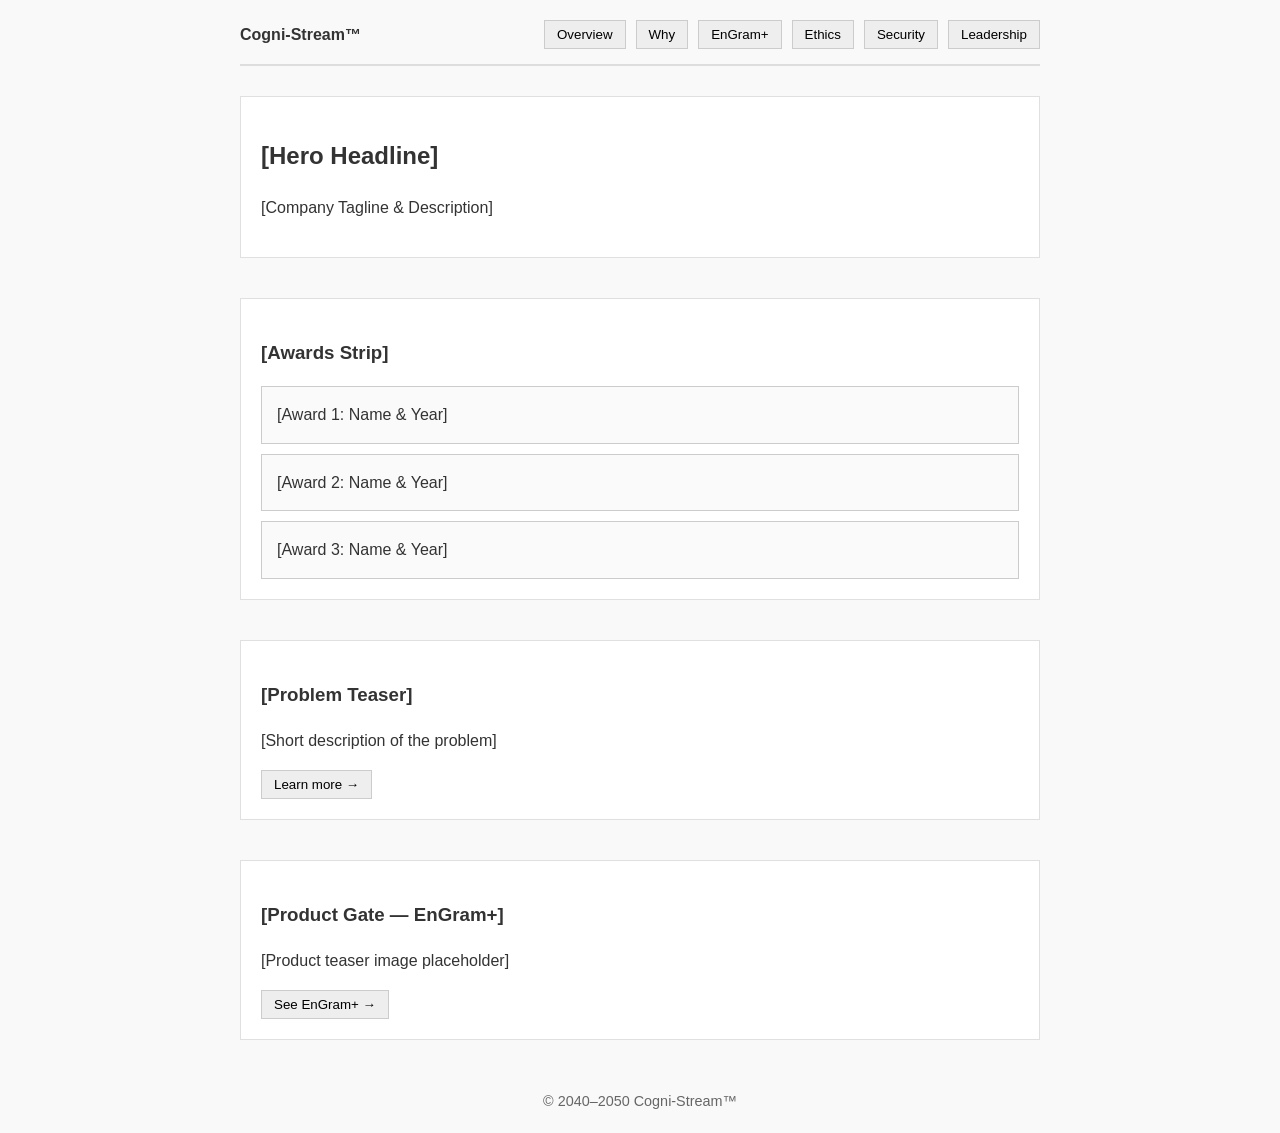
<file: EnGram+_Web_Draft.html>
<!DOCTYPE html>
<html lang="en">
<head>
    <meta charset="UTF-8">
    <meta name="viewport" content="width=device-width, initial-scale=1.0">
    <title>Cogni-Stream — Basic Wireframe</title>
    <style>
        body {
            font-family: -apple-system, BlinkMacSystemFont, "Segoe UI", Roboto, sans-serif;
            line-height: 1.6;
            color: #333;
            max-width: 800px;
            margin: 0 auto;
            padding: 20px;
            background-color: #f9f9f9;
        }

        nav {
            display: flex;
            justify-content: space-between;
            align-items: center;
            padding-bottom: 15px;
            border-bottom: 2px solid #ddd;
            margin-bottom: 30px;
        }
        
        nav div {
            display: flex;
            gap: 10px;
        }

        button {
            padding: 6px 12px;
            cursor: pointer;
            background-color: #eee;
            border: 1px solid #ccc;
        }

        button:hover {
            background-color: #ddd;
        }

        section {
            margin-bottom: 40px;
            padding: 20px;
            background-color: #fff;
            border: 1px solid #e0e0e0;
        }

        article {
            padding: 15px;
            margin-top: 10px;
            border: 1px solid #ccc;
            background-color: #fafafa;
        }

        .page { display: none; }
        .page.active { display: block; }
        
        footer {
            margin-top: 50px;
            text-align: center;
            font-size: 0.9em;
            color: #666;
        }
    </style>
</head>
<body>

<nav>
    <strong>Cogni-Stream™</strong>
    <div>
        <button onclick="showPage('corp')">Overview</button>
        <button onclick="showPage('why')">Why</button>
        <button onclick="showPage('engram')">EnGram+</button>
        <button onclick="showPage('ethics')">Ethics</button>
        <button onclick="showPage('security')">Security</button>
        <button onclick="showPage('team')">Leadership</button>
    </div>
</nav>

<main id="page-corp" class="page active">
    <section>
        <h2>[Hero Headline]</h2>
        <p>[Company Tagline & Description]</p>
    </section>

    <section>
        <h3>[Awards Strip]</h3>
        <article>[Award 1: Name & Year]</article>
        <article>[Award 2: Name & Year]</article>
        <article>[Award 3: Name & Year]</article>
    </section>

    <section>
        <h3>[Problem Teaser]</h3>
        <p>[Short description of the problem]</p>
        <button onclick="showPage('why')">Learn more →</button>
    </section>

    <section>
        <h3>[Product Gate — EnGram+]</h3>
        <p>[Product teaser image placeholder]</p>
        <button onclick="showPage('engram')">See EnGram+ →</button>
    </section>
</main>

<main id="page-why" class="page">
    <section>
        <h2>[Why Headline]</h2>
        <p>[Subheading]</p>
    </section>

    <section>
        <h3>[Pain Points]</h3>
        <article><strong>[Problem 1]</strong> - Short description</article>
        <article><strong>[Problem 2]</strong> - Short description</article>
        <article><strong>[Problem 3]</strong> - Short description</article>
    </section>

    <section>
        <h3>[Solution Features]</h3>
        <article><strong>[Feature 1]</strong> - Description</article>
        <article><strong>[Feature 2]</strong> - Description</article>
    </section>
</main>

<main id="page-engram" class="page">
    <section>
        <h2>EnGram+</h2>
        <p>[Tagline & Hero Image Placeholder]</p>
    </section>

    <section>
        <h3>[Promo Video]</h3>
        <article style="text-align: center; padding: 40px;">[Video Player Placeholder]</article>
    </section>

    <section>
        <h3>[Hardware Options]</h3>
        <article><strong>EnGram Core</strong> - $2,499</article>
        <article><strong>EnGram Pro</strong> - $4,999</article>
        <article><strong>EnGram Ultra</strong> - $12,999</article>
    </section>

    <section>
        <h3>[Subscription Plans]</h3>
        <article><strong>Public</strong> - $0 / Lifetime</article>
        <article><strong>Essential</strong> - $999 / yr</article>
        <article><strong>Professional</strong> - $9,999 / yr</article>
        <article><strong>Elite Legacy</strong> - Invite Only</article>
    </section>
</main>

<main id="page-screenshots" class="page">
    <section>
        <h3>[Official Updates]</h3>
        <article><strong>@Cogni_Stream:</strong> Official announcement text here...</article>
    </section>
    
    <section>
        <h3>[Community Reactions]</h3>
        <article><strong>@User1:</strong> Positive review and experience...</article>
        <article><strong>@User2:</strong> Critical discussion about equity...</article>
    </section>

    <button onclick="showPage('why')">← Back</button>
</main>

<main id="page-team" class="page">
    <section>
        <h2>Leadership</h2>
        <article><strong>Dr. Elias Vance</strong> - CEO</article>
        <article><strong>Sarah J. Kore</strong> - Chief Ethics Officer</article>
        <article><strong>Marcus Thorne</strong> - CTO</article>
    </section>
</main>

<main id="page-ethics" class="page">
    <section>
        <h2>The Ethical Imperative</h2>
        <article><strong>Cognitive Sovereignty</strong> - Description</article>
        <article><strong>Radical Transparency</strong> - Description</article>
        <article><strong>Equitable Access</strong> - Description</article>
    </section>
</main>

<main id="page-security" class="page">
    <section>
        <h2>Ironclad Protection</h2>
        <article><strong>Post-Quantum Encryption</strong></article>
        <article><strong>Biometric Kill-Switch</strong></article>
        <article><strong>Zero-Knowledge Cloud</strong></article>
        <article><strong>Air-Gapped Core</strong></article>
    </section>
</main>

<footer>© 2040–2050 Cogni-Stream™</footer>

<script>
    function showPage(id) {
        document.querySelectorAll('.page').forEach(function(page) {
            page.classList.remove('active');
        });
        document.getElementById('page-' + id).classList.add('active');
        window.scrollTo(0, 0);
    }
</script>

</body>
</html>
</file>
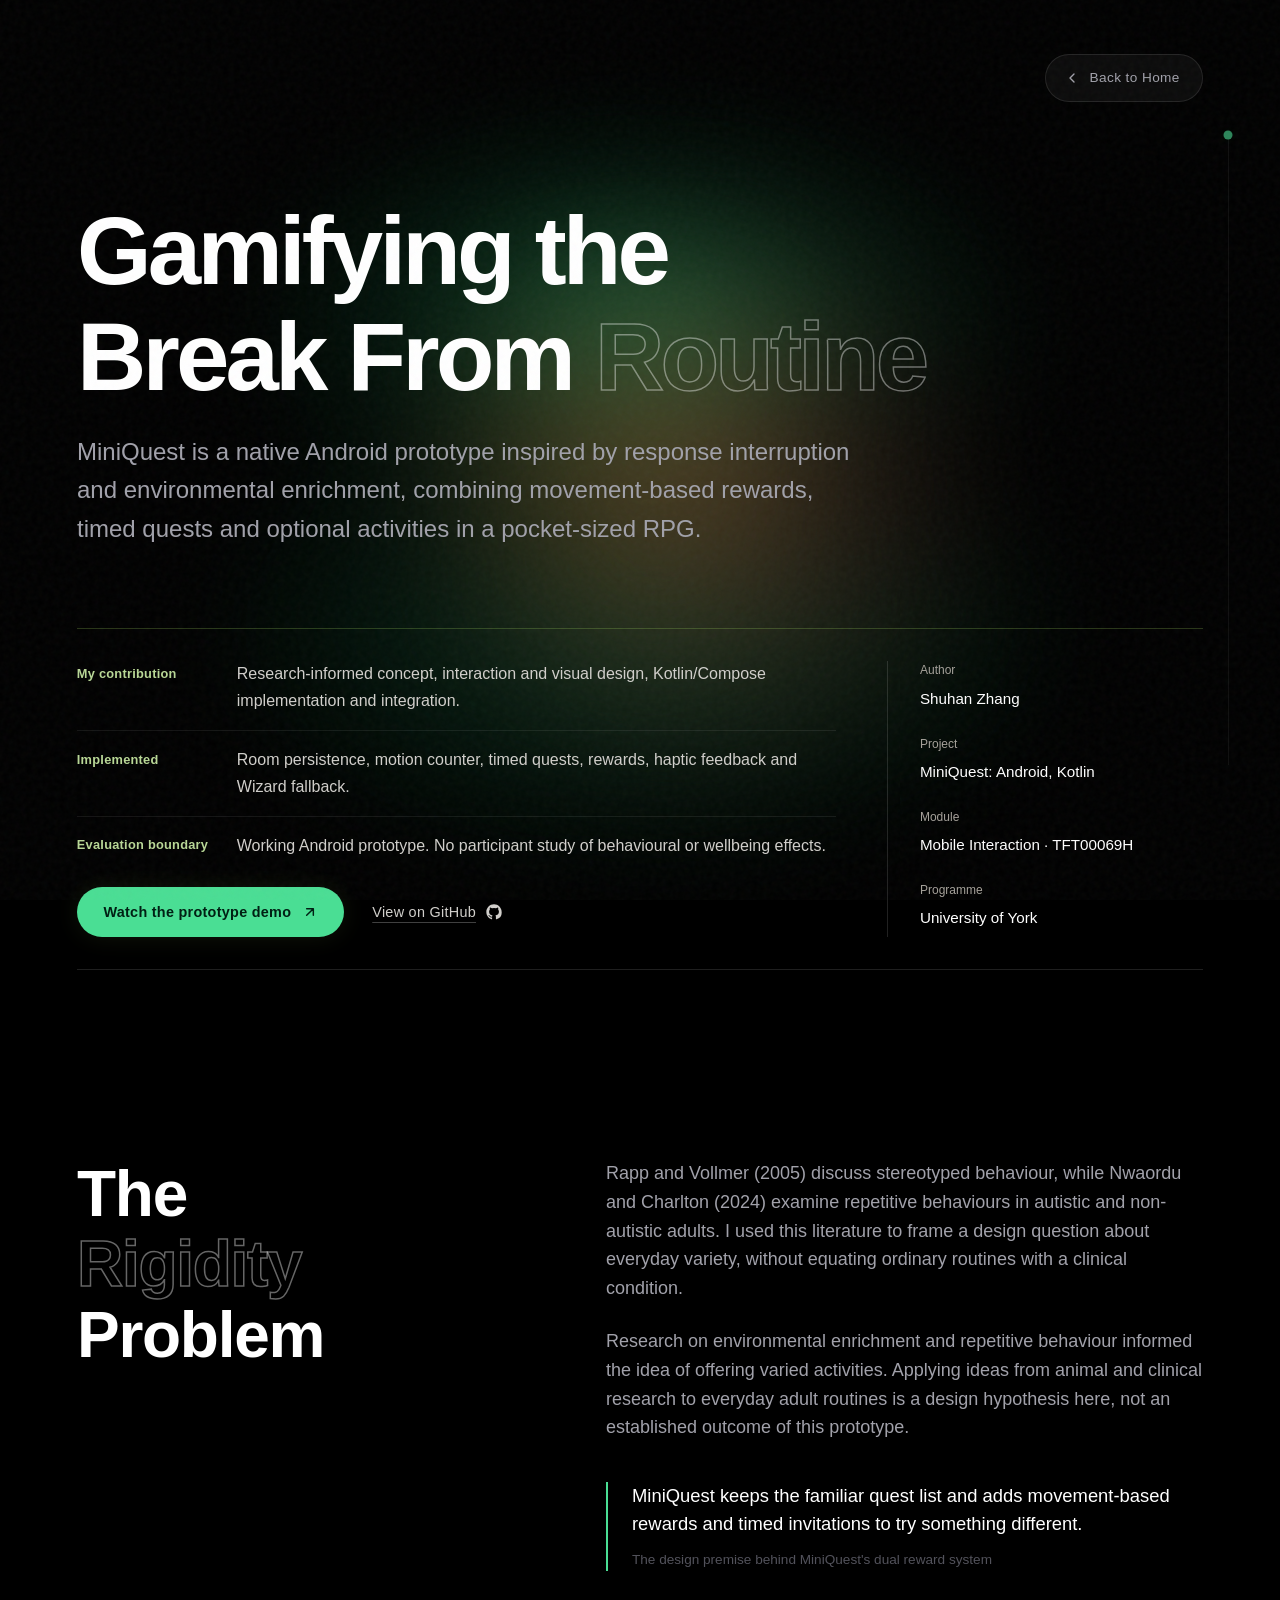
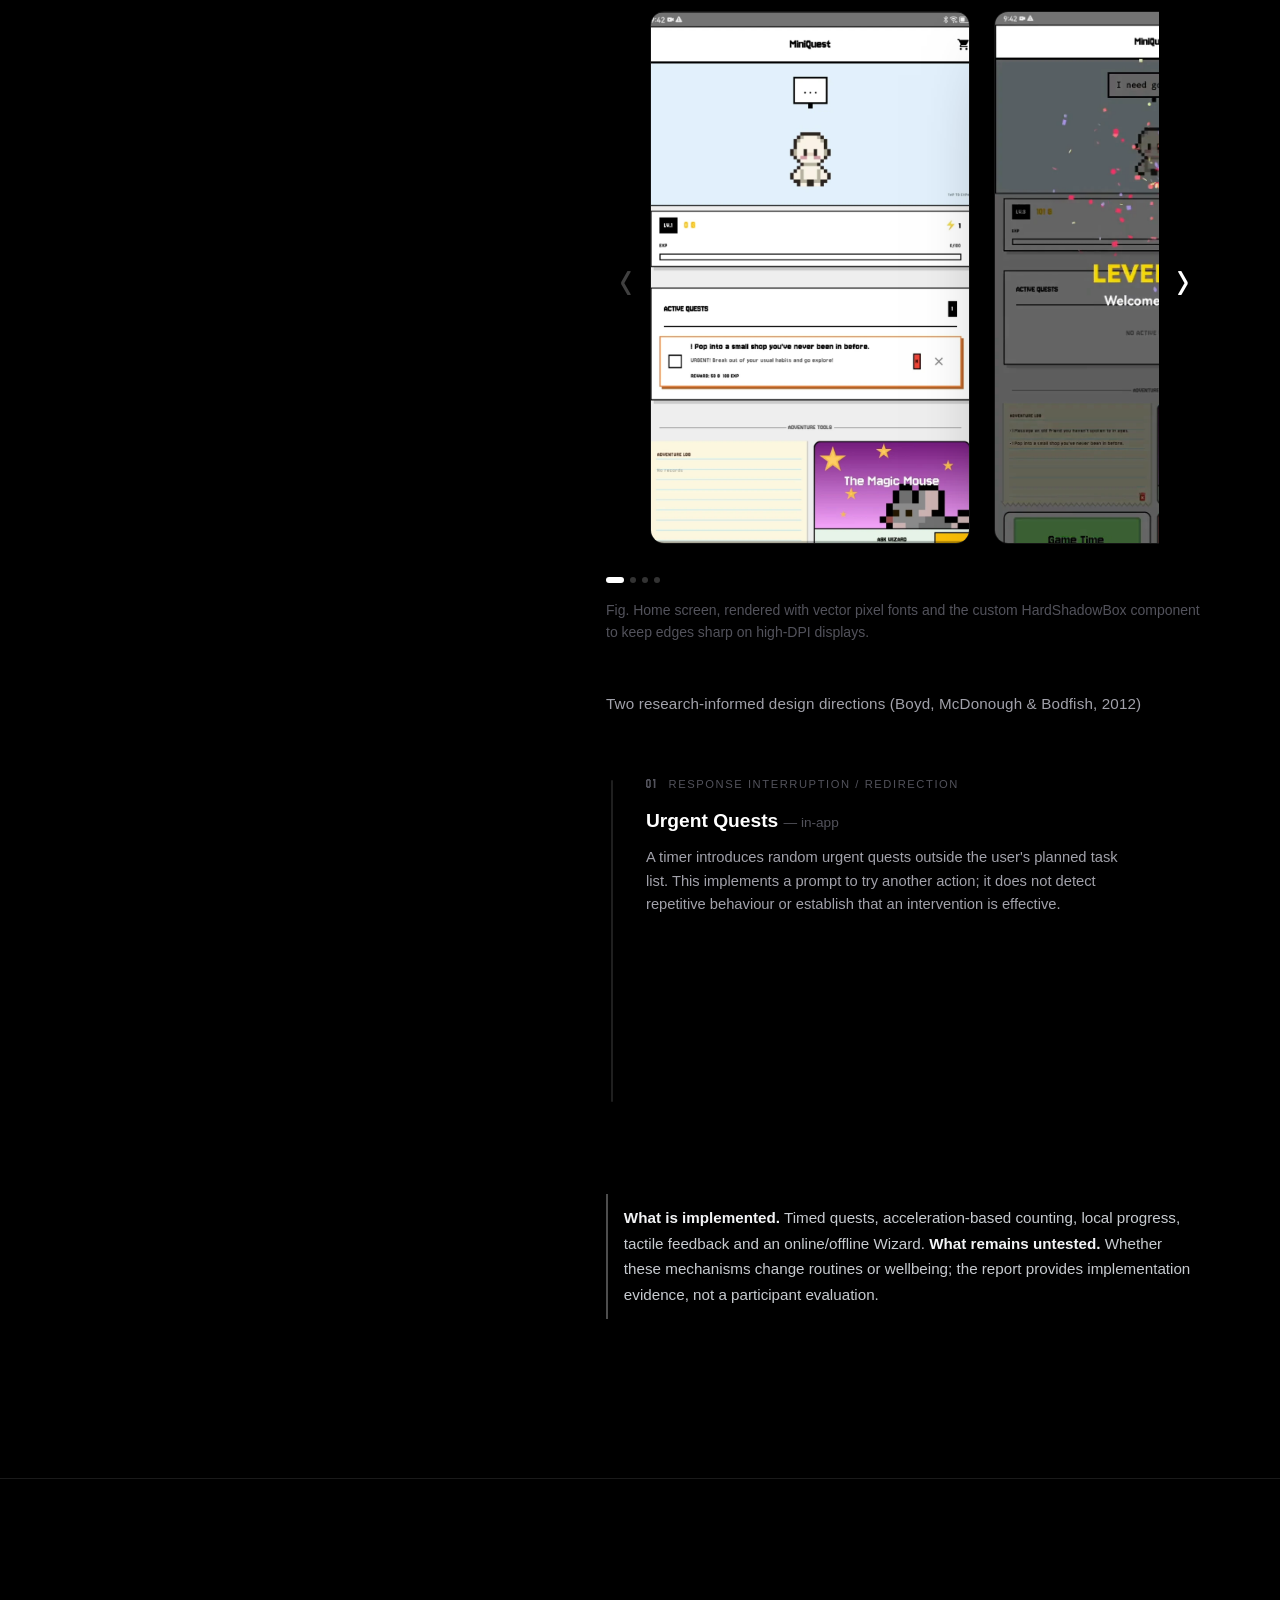
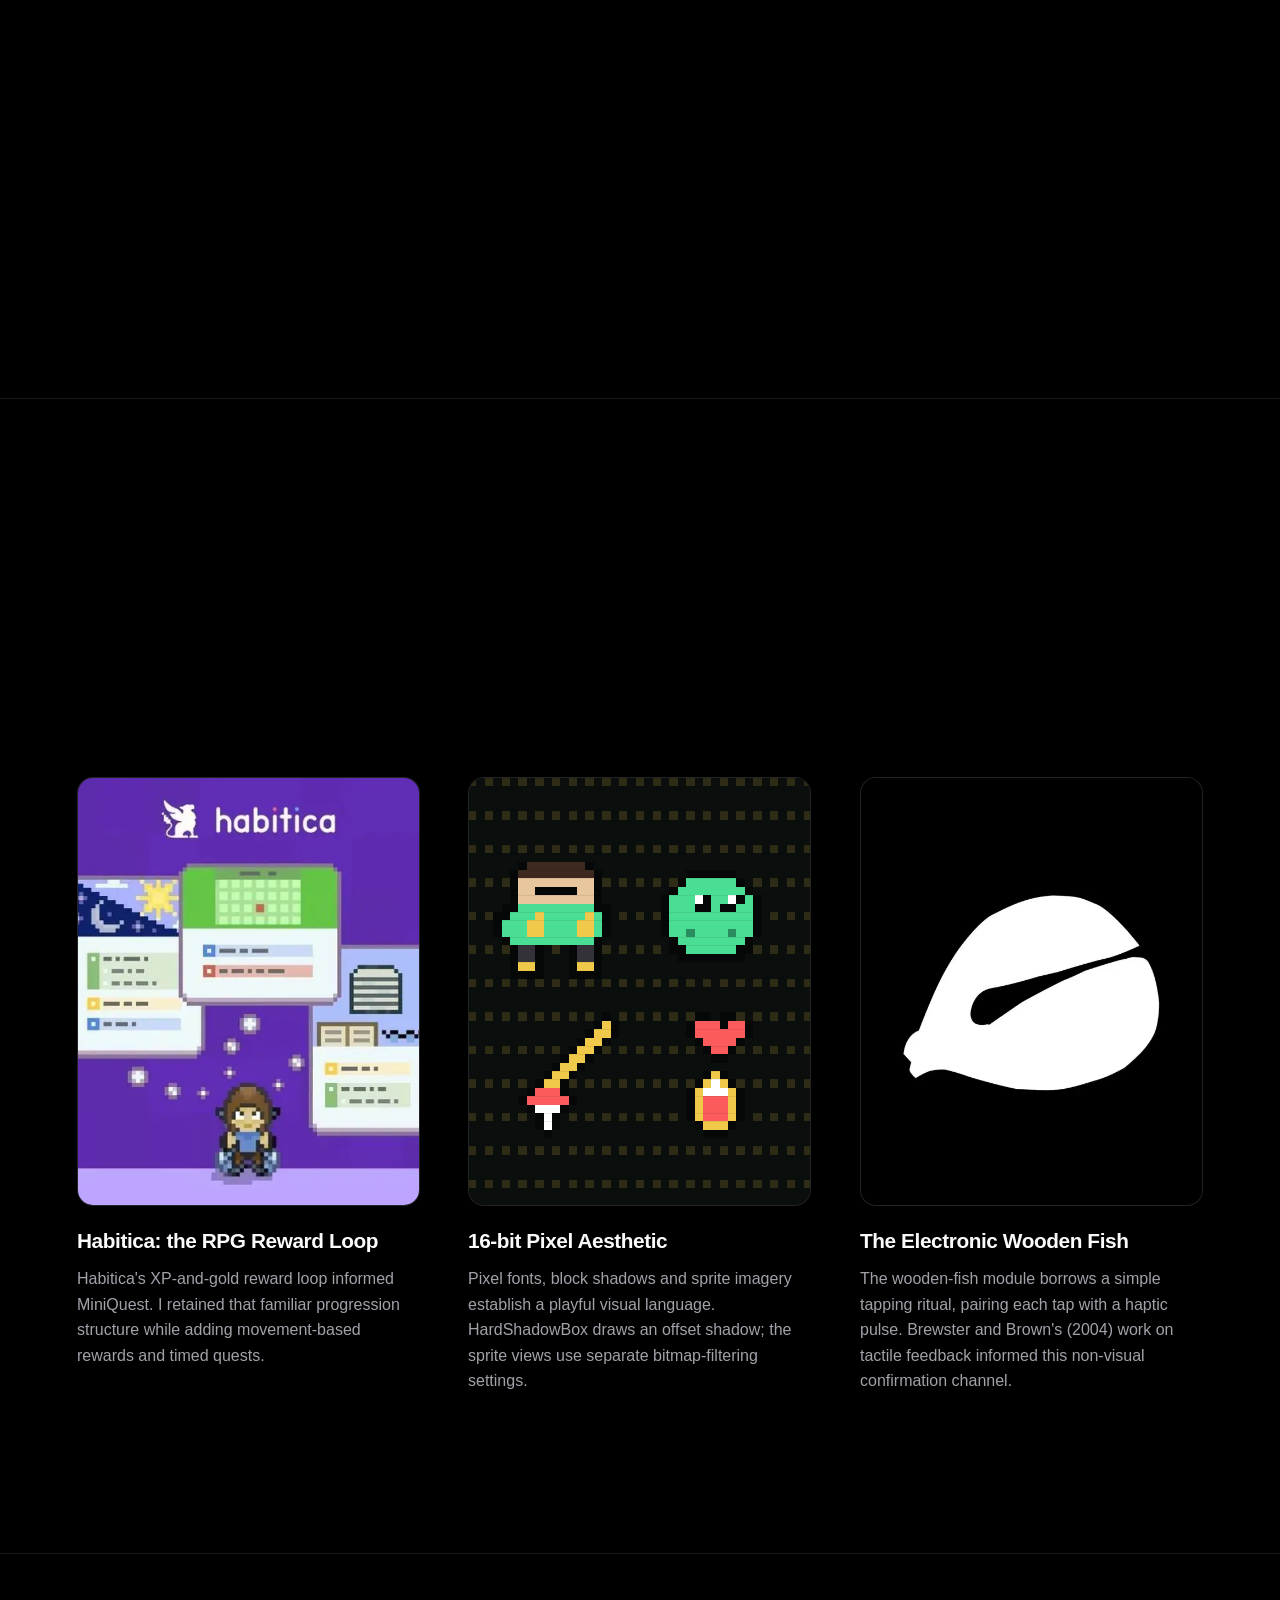
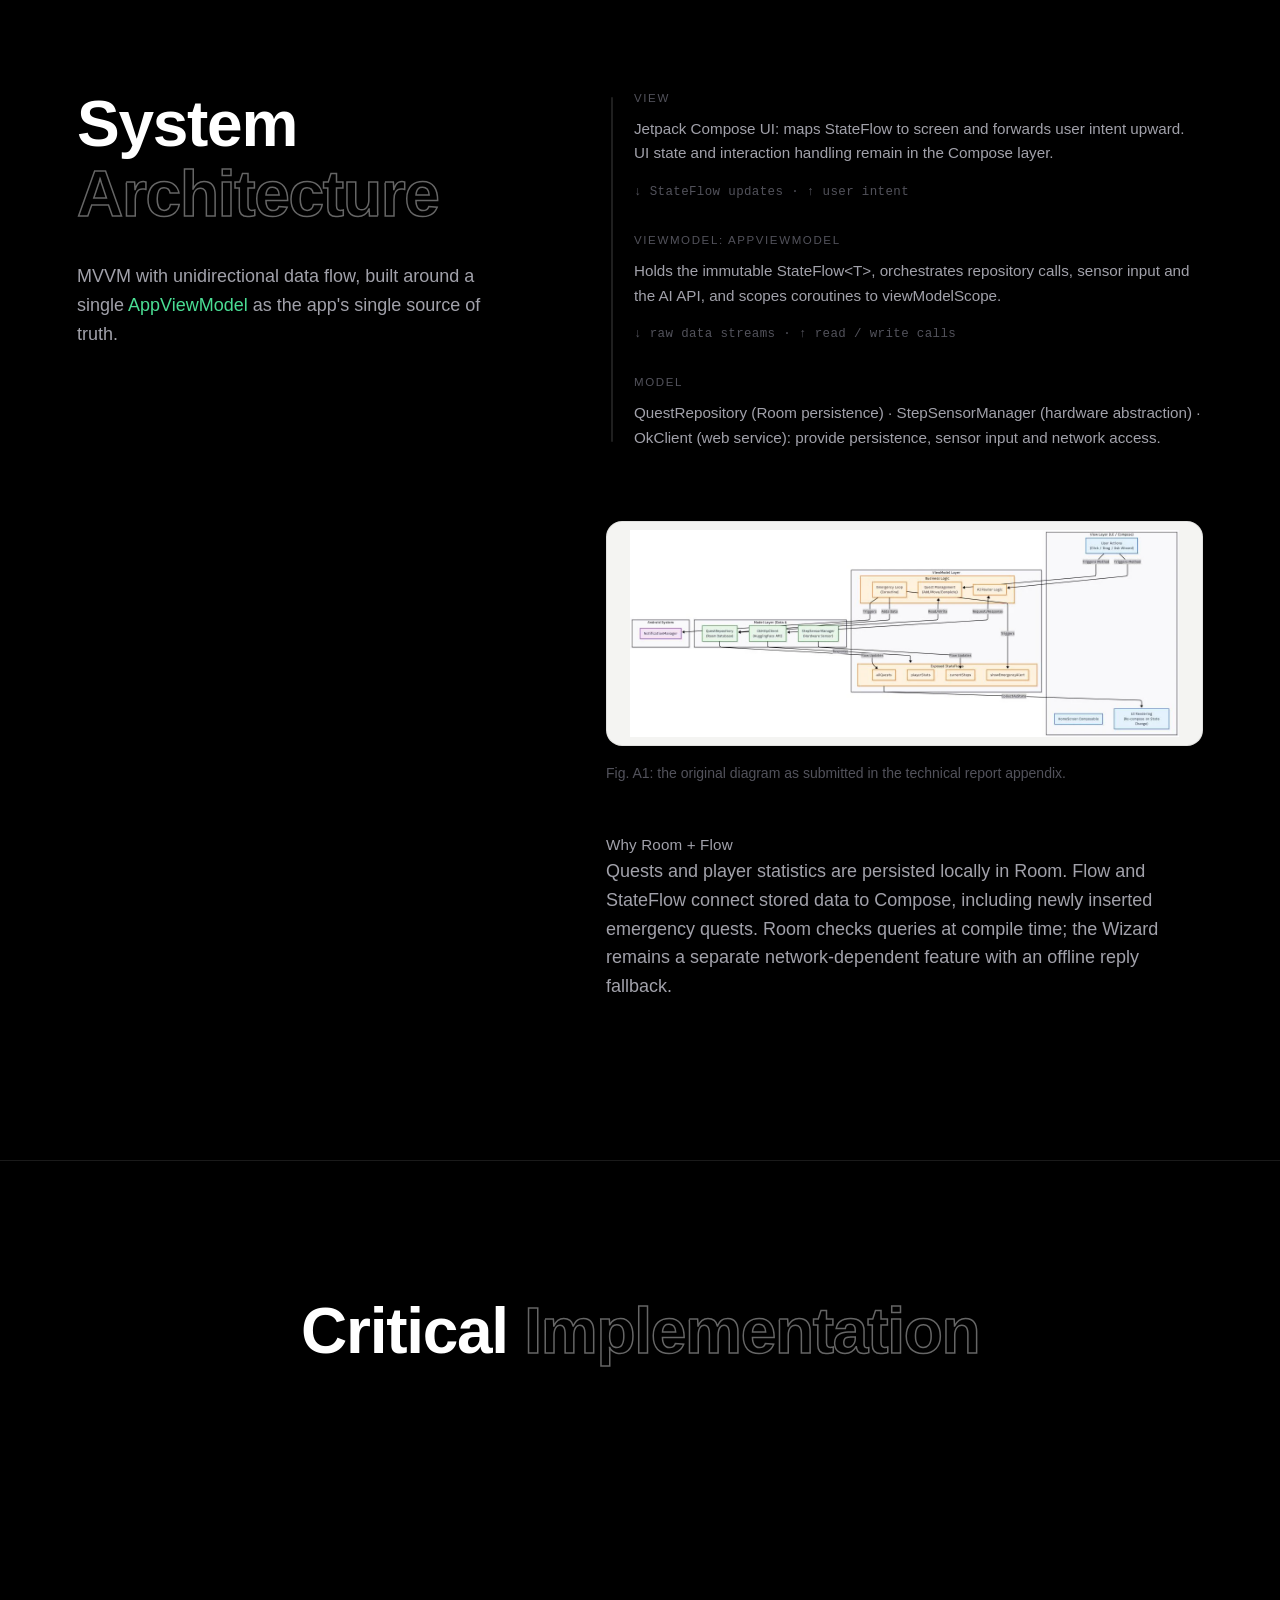
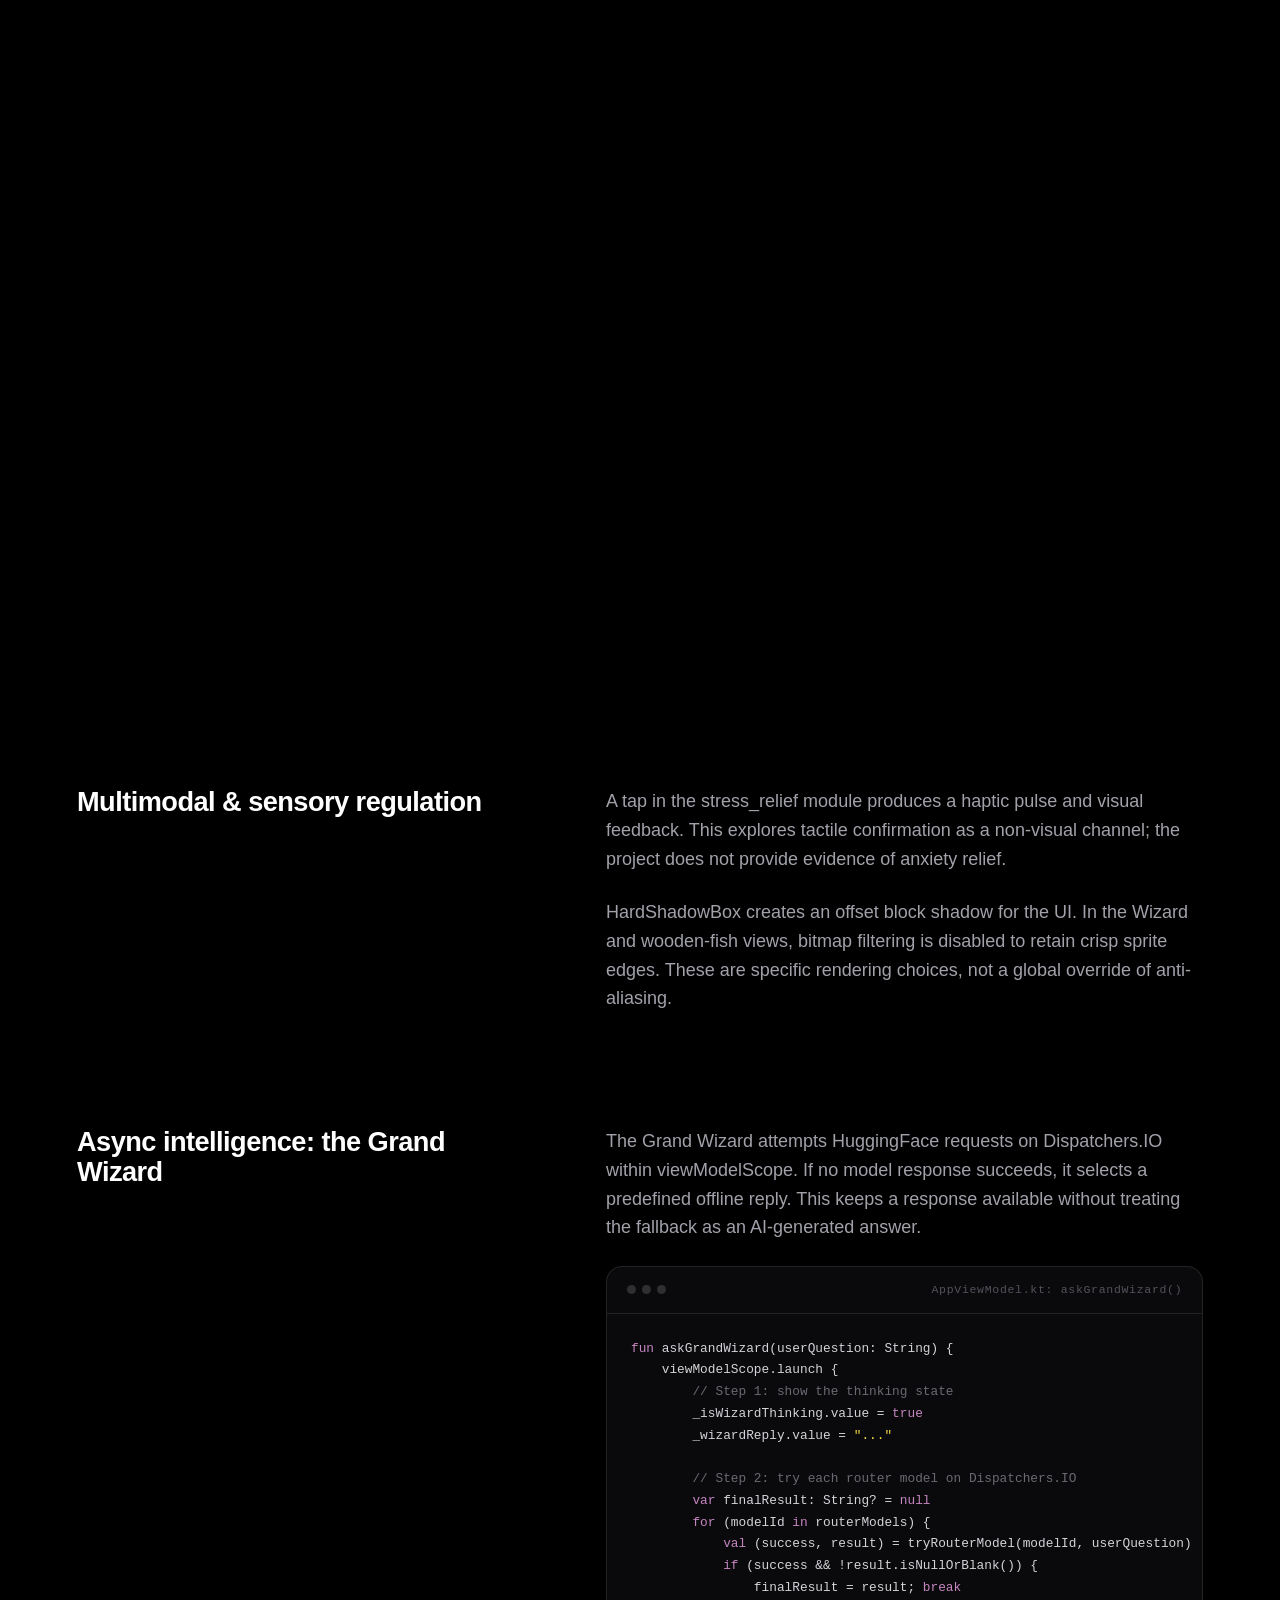
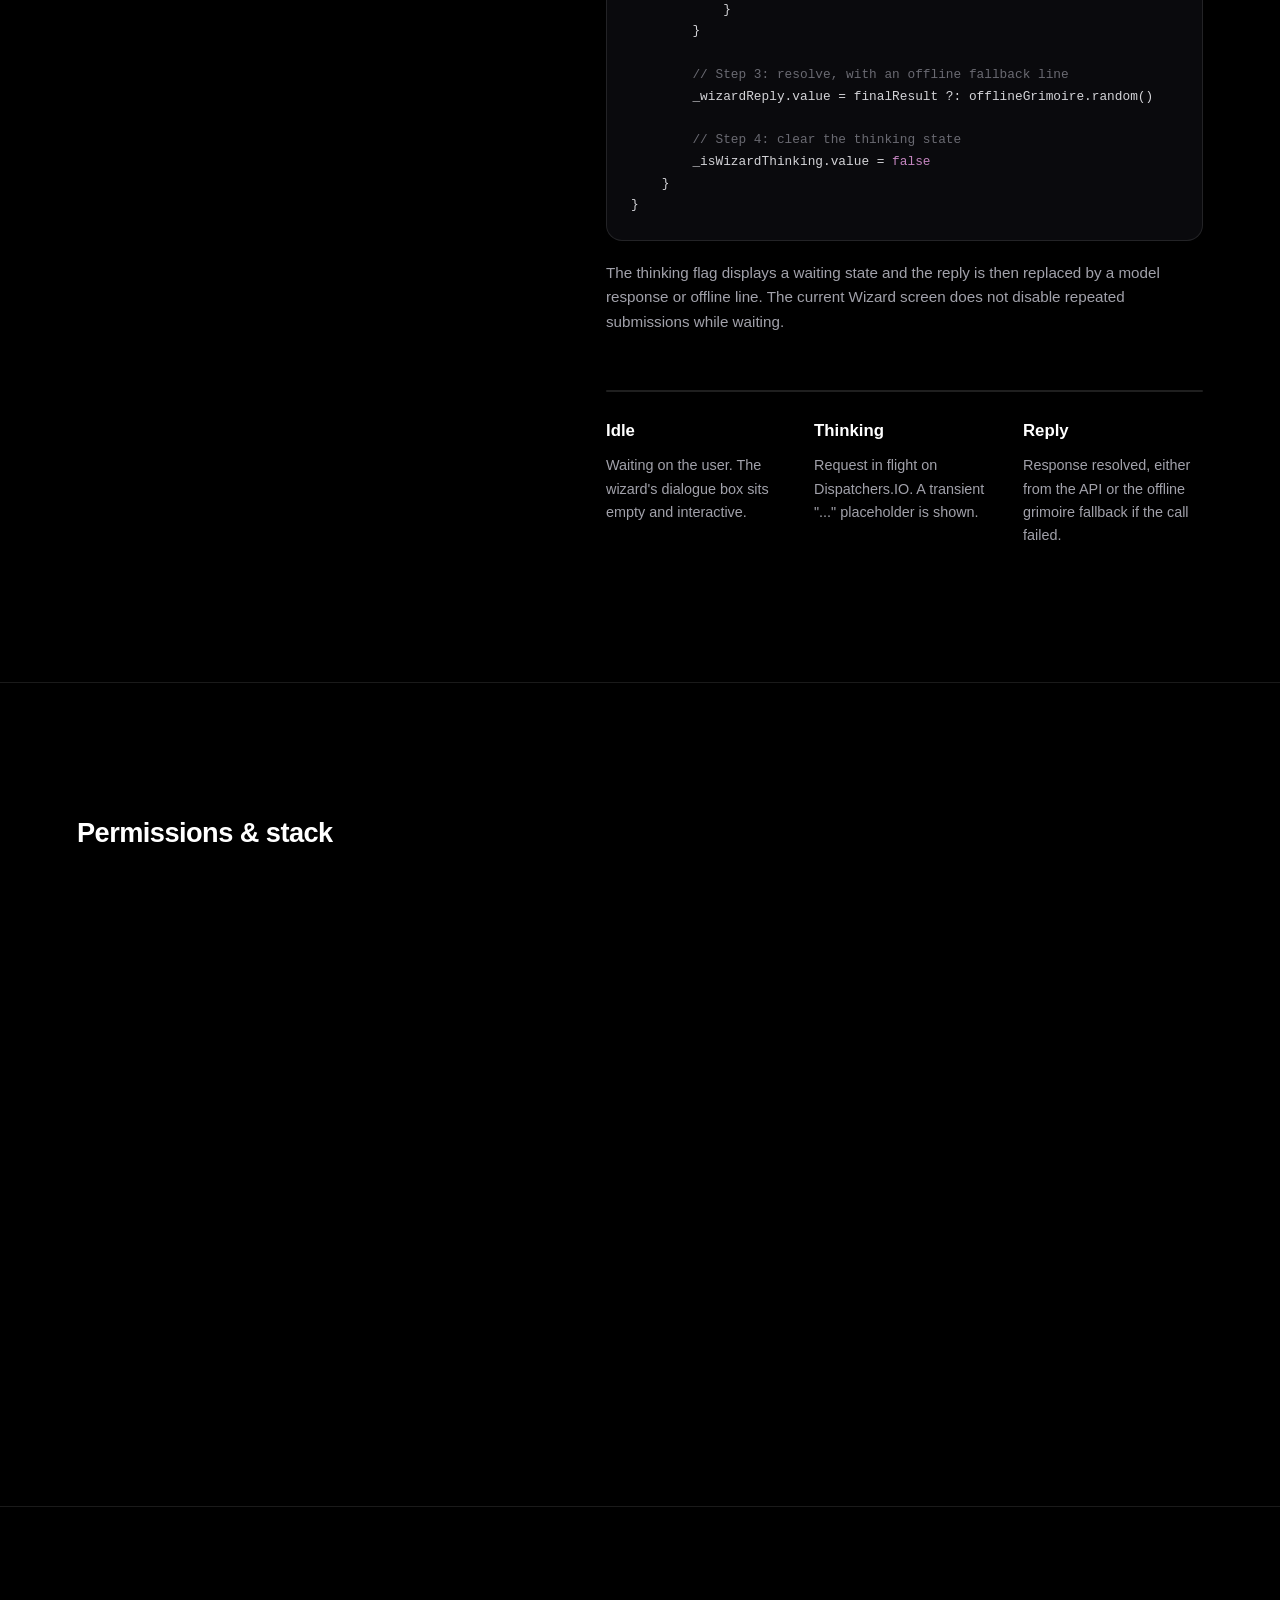
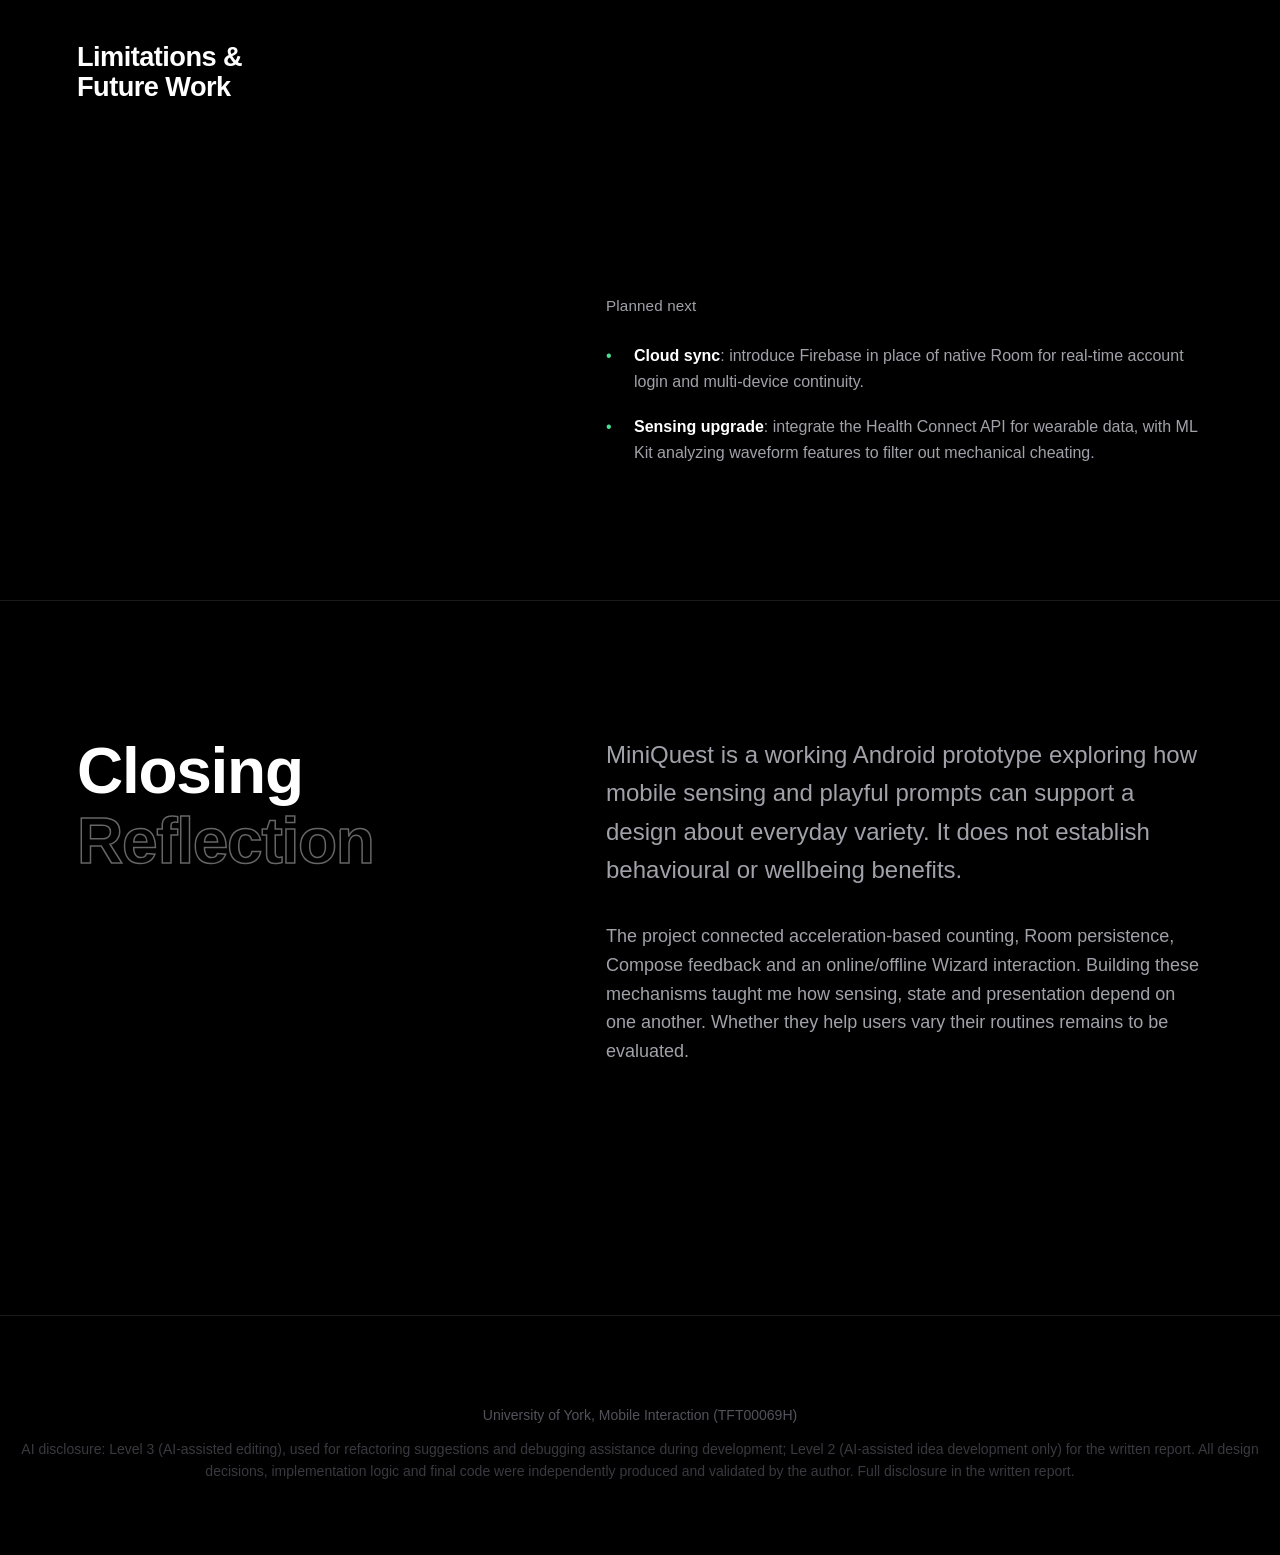
<file: MiniQuest_Profilo.html>
﻿<!DOCTYPE html>
<html lang="en">
<head>
<link rel="stylesheet" href="assets/fps-cursor.css?v=diagonal-2"/>
<script defer src="assets/fps-cursor.js?v=diagonal-2"></script>
    <meta charset="UTF-8">
    <meta name="viewport" content="width=device-width, initial-scale=1.0">
    <title>MiniQuest: Gamifying the Break from Routine | Shuhan Zhang</title>

    <link rel="preconnect" href="https://fonts.googleapis.com">
    <link rel="preconnect" href="https://fonts.gstatic.com" crossorigin>
    <link href="https://fonts.googleapis.com/css2?family=Libre+Barcode+39+Text&family=Jersey+10&display=swap" rel="stylesheet">

    <style>
        :root {
            /* Palette: Terminal Moss ?a low-saturation RPG green paired with
               a warm quest-gold, tuned for a behavioral-health / gamification brief.
               Cooler and quieter than Revive's amber, warmer than Cogni-Stream's cyan. */
            --bg-void: #000000;
            --surface-dark: rgba(255, 255, 255, 0.045);
            --text-primary: #ffffff;
            --text-secondary: #a1a1aa;
            --text-tertiary: #52525b;
            --accent-moss: #4ADE94;
            --accent-glow: rgba(74, 222, 148, 0.15);
            --accent-red: #FB5B5B;
            --accent-gold: #F0C94A;
            --border-subtle: rgba(255, 255, 255, 0.1);

            --radius-md: 16px;
            --radius-lg: 24px;
            --shadow-subtle: 0 12px 40px -12px rgba(0,0,0,0.5);
            --shadow-float: 0 24px 48px -12px rgba(0,0,0,0.6), 0 0 0 1px rgba(255,255,255,0.05) inset;

            --font-main: -apple-system, BlinkMacSystemFont, 'Helvetica Neue', Arial, sans-serif;
            --font-barcode: 'Libre Barcode 39 Text', var(--font-main);
            --font-pixel: 'Jersey 10', var(--font-main);

            --ease-cinematic: cubic-bezier(0.25, 1, 0.3, 1);
        }

        * { box-sizing: border-box; margin: 0; padding: 0; font-family: inherit; }
        html { font-family: var(--font-main); }

        body {
            font-family: var(--font-main);
            background-color: var(--bg-void);
            color: var(--text-primary);
            line-height: 1.6;
            overflow-x: hidden;
            -webkit-font-smoothing: antialiased;
            -moz-osx-font-smoothing: grayscale;
            position: relative;
        }

        ::-webkit-scrollbar { width: 0px; background: transparent; }

        /* ============================================================
           CINEMATIC MESH — Moss variant
           Same motion system as Revive's amber mesh, retuned to this
           page's mossy/organic palette (moss-green primary, gold/red
           as sparks — echoing the quest-row/state-dot accent colors
           used elsewhere on this page) instead of a warm palette.
           ============================================================ */
        .mesh-container {
            position: fixed;
            inset: 0;
            z-index: -3;
            overflow: hidden;
            pointer-events: none;
            background: #000;
            contain: paint;
        }

        .mesh-blur {
            position: absolute;
            inset: -10%;
            width: 120%;
            height: 120%;
            filter: blur(60px) saturate(130%);
            transform: translateZ(0) translate3d(calc(var(--mx, 0) * 1px), calc(var(--my, 0) * 1px), 0);
            will-change: transform;
            opacity: 0.7;
            transition: transform 1.4s cubic-bezier(0.25, 1, 0.3, 1);
        }

        .mesh-blob {
            position: absolute;
            top: 50%;
            left: 50%;
            border-radius: 50%;
            mix-blend-mode: screen;
            will-change: transform;
        }

        .mesh-blob-1 {
            margin-top: -40vh;
            margin-left: -35vw;
            width: 70vw;
            height: 50vh;
            background: radial-gradient(ellipse at center,
                rgba(74,222,148,.55) 0%,
                rgba(74,222,148,.14) 38%,
                transparent 68%);
            animation: fusedWrithe1 15s infinite ease-in-out;
        }

        .mesh-blob-2 {
            margin-top: -30vh;
            margin-left: -20vw;
            width: 50vw;
            height: 70vh;
            background: radial-gradient(ellipse at center,
                rgba(251,91,91,.28) 0%,
                rgba(251,91,91,.10) 42%,
                transparent 70%);
            animation: fusedWrithe2 18s infinite ease-in-out reverse;
        }

        .mesh-blob-3 {
            margin-top: -10vh;
            margin-left: -40vw;
            width: 80vw;
            height: 60vh;
            background: radial-gradient(ellipse at center,
                rgba(74,222,148,.28) 0%,
                transparent 65%);
            animation: fusedWrithe3 20s infinite ease-in-out;
        }

        .mesh-blob-4 {
            margin-top: -20vh;
            margin-left: -20vw;
            width: 40vw;
            height: 40vh;
            background: radial-gradient(circle at center,
                rgba(240,201,74,.24) 0%,
                transparent 72%);
            animation: fusedBreathe 11s infinite ease-in-out alternate;
        }

        @keyframes fusedWrithe1 {
            0% { transform: translate3d(-14vw,-12vh,0) scale(.95) rotate(0deg); }
            33% { transform: translate3d(26vw,18vh,0) scale(1.28) rotate(130deg); }
            66% { transform: translate3d(-22vw,22vh,0) scale(.82) rotate(250deg); }
            100% { transform: translate3d(-14vw,-12vh,0) scale(.95) rotate(360deg); }
        }

        @keyframes fusedWrithe2 {
            0% { transform: translate3d(18vw,16vh,0) scale(1.1) rotate(0deg); }
            33% { transform: translate3d(-26vw,-10vh,0) scale(.8) rotate(130deg); }
            66% { transform: translate3d(12vw,-24vh,0) scale(1.3) rotate(250deg); }
            100% { transform: translate3d(18vw,16vh,0) scale(1.1) rotate(360deg); }
        }

        @keyframes fusedWrithe3 {
            0% { transform: translate3d(10vw,-24vh,0) scale(.85) rotate(0deg); }
            50% { transform: translate3d(-20vw,10vh,0) scale(1.3) rotate(180deg); }
            100% { transform: translate3d(10vw,-24vh,0) scale(.85) rotate(360deg); }
        }

        @keyframes fusedBreathe {
            0% { transform: translate3d(0,0,0) scale(.68) rotate(0deg); opacity:.35; }
            50% { transform: translate3d(18vw,-18vh,0) scale(1.55) rotate(120deg); opacity:1; }
            100% { transform: translate3d(-12vw,18vh,0) scale(.82) rotate(220deg); opacity:.5; }
        }

        @media (prefers-reduced-motion: reduce) {
            .mesh-blob-1, .mesh-blob-2, .mesh-blob-3, .mesh-blob-4 {
                animation: none;
            }
        }



        .noise-overlay {
            position: fixed; top: 0; left: 0; width: 100vw; height: 100vh;
            pointer-events: none; z-index: 9999; opacity: 0.04;
            background-image: url("data:image/svg+xml,%3Csvg viewBox='0 0 200 200' xmlns='http://www.w3.org/2000/svg'%3E%3Cfilter id='noiseFilter'%3E%3CfeTurbulence type='fractalNoise' baseFrequency='0.8' numOctaves='3' stitchTiles='stitch'/%3E%3C/filter%3E%3Crect width='100%25' height='100%25' filter='url(%23noiseFilter)'/%3E%3C/svg%3E");
        }

        .ambient-light {
            position: fixed; width: 80vw; height: 80vh; border-radius: 50%;
            background: radial-gradient(circle, var(--accent-glow) 0%, transparent 70%);
            top: -20vh; left: -20vw; pointer-events: none; z-index: -1;
            filter: blur(60px); opacity: 0;
            mix-blend-mode: screen;
            animation: breatheMoss 9s cubic-bezier(0.4, 0, 0.2, 1) infinite;
            will-change: transform, opacity;
        }
        .ambient-light.right {
            top: 40vh; left: auto; right: -30vw;
            background: radial-gradient(circle at 60% 50%, rgba(240, 201, 74, 0.05) 0%, rgba(74, 222, 148, 0.02) 50%, transparent 80%);
            animation: breatheGold 12s cubic-bezier(0.4, 0, 0.2, 1) infinite -7s;
        }

        /* True breathing curves: Exhale (0), Inhale (45), Hold (55), Exhale (100) */
        @keyframes breatheMoss {
            0%, 100% { transform: scale(0.85) translate(0, 0); opacity: 0.2; }
            45% { transform: scale(1.2) translate(6%, 8%); opacity: 0.75; }
            55% { transform: scale(1.24) translate(7%, 9%); opacity: 0.8; }
        }

        @keyframes breatheGold {
            0%, 100% { transform: scale(0.9) translate(0, 0); opacity: 0.3; }
            45% { transform: scale(1.28) translate(-8%, -4%); opacity: 0.85; }
            55% { transform: scale(1.32) translate(-9%, -5%); opacity: 0.9; }
        }

        @media (prefers-reduced-motion: reduce) {
            .ambient-light, .ambient-light.right {
                animation: none;
                opacity: 0.55;
            }
        }

        .container { max-width: 1440px; margin: 0 auto; padding: 0 6vw; }

        h1, h2, h3 { font-weight: 600; line-height: 1.1; letter-spacing: -0.02em; }
        h2 { font-size: clamp(2.5rem, 5vw, 4.5rem); margin-bottom: 2rem; }

        .text-lead {
            font-size: clamp(1.125rem, 2vw, 1.5rem); color: var(--text-secondary);
            font-weight: 400; max-width: 800px; margin-bottom: 2rem;
        }
        .text-body {
            font-size: 1.125rem; color: var(--text-secondary); font-weight: 400;
            max-width: 620px; margin-bottom: 1.5rem;
        }
        .accent { color: var(--text-primary); font-weight: 600; box-shadow: inset 0 -2px 0 var(--accent-moss); }
        .caption { font-size: 0.875rem; color: var(--text-tertiary); margin-top: 1rem; display: block; }
        .data-label { font-size: 0.95rem; color: var(--text-secondary); font-weight: 500; letter-spacing: 0.01em; margin-top: 1rem; display: block; }

        .section { padding: 15vh 0; position: relative; }

        .hero {
            min-height: 100vh; display: flex; flex-direction: column; justify-content: center; position: relative;
            padding-top: clamp(140px, 22vh, 240px);
            padding-bottom: 6vh;
        }
        .hero-title { font-size: clamp(3.2rem, 7.5vw, 7rem); font-weight: 700; letter-spacing: -0.04em; margin-bottom: 1.5rem; max-width: 1200px; }
        .hero-meta {
            margin-top: 8vh; display: grid; grid-template-columns: repeat(auto-fit, minmax(200px, 1fr));
            gap: 3rem; border-top: 1px solid var(--border-subtle); padding-top: 3rem; max-width: 1000px;
        }
        .meta-item span { display: block; font-size: 0.8rem; color: var(--text-tertiary); margin-bottom: 0.5rem; }
        .meta-item strong { font-size: 1rem; font-weight: 600; color: var(--text-primary); }

        .grid-split { display: grid; grid-template-columns: 1fr; gap: 4rem; min-width: 0; }
        .grid-split > div { min-width: 0; }
        @media (min-width: 1024px) {
            .grid-split { grid-template-columns: 5fr 7fr; gap: 8vw; align-items: start; }
            .sticky-col { position: sticky; top: 15vh; }
        }

        .media-frame {
            width: 100%; background: var(--surface-dark); border: 1px solid var(--border-subtle);
            border-radius: var(--radius-md); box-shadow: var(--shadow-subtle); overflow: hidden;
            position: relative; display: flex; align-items: center; justify-content: center;
            text-align: center; backdrop-filter: blur(20px); -webkit-backdrop-filter: blur(20px);
        }
        .media-frame.aspect-video { aspect-ratio: 16/9; }
        .media-frame.aspect-wide { aspect-ratio: 21/9; }
        .media-frame.aspect-portrait { aspect-ratio: 4/5; }
        .media-placeholder-text { color: var(--text-tertiary); font-family: var(--font-main); font-size: 0.85rem; letter-spacing: 0.05em; padding: 2rem; }
        .media-frame .media-placeholder-text { max-width: 70%; border: 1px dashed var(--border-subtle); }

        .data-card {
            background: rgba(255, 255, 255, 0.02); border: 1px solid var(--border-subtle);
            padding: 3rem; border-radius: var(--radius-md); margin-bottom: 2rem; transition: background 0.4s ease;
        }
        .data-card:hover { background: rgba(255, 255, 255, 0.04); }
        .data-number {
            font-family: var(--font-main); font-size: clamp(3.5rem, 7vw, 6rem); color: var(--accent-moss);
            line-height: 1; margin-bottom: 1rem; font-weight: 700; letter-spacing: -0.04em;
        }

        .reveal {
            opacity: 0; transform: translateY(40px) scale(0.98); filter: blur(10px);
            transition: opacity 1.2s var(--ease-cinematic), transform 1.2s var(--ease-cinematic), filter 1.2s var(--ease-cinematic);
            will-change: transform, opacity, filter;
        }
        .reveal.in-view { opacity: 1; transform: translateY(0) scale(1); filter: blur(0); }
        .delay-1 { transition-delay: 0.1s; }
        .delay-2 { transition-delay: 0.2s; }
        .delay-3 { transition-delay: 0.3s; }

        .site-footer { padding: 8vh 0; border-top: 1px solid var(--border-subtle); margin-top: 10vh; text-align: center; }

        .site-header {
            position: absolute; top: 6vh; left: 6vw; z-index: 100;
            display: flex; align-items: center; gap: 1rem;
            animation: fadeIn 2s var(--ease-cinematic) forwards;
        }
        .logo-barcode {
            font-family: var(--font-barcode); font-size: 2.6rem; letter-spacing: 0.08em;
            color: var(--text-primary); line-height: 1; user-select: none;
        }
        .logo-caption { font-size: 0.62rem; letter-spacing: 0.35em; color: var(--text-tertiary); margin-top: 0.3rem; text-transform: uppercase; }

        .back-home-btn {
            position: fixed; top: 6vh; right: 6vw; z-index: 100; display: flex; align-items: center; gap: 0.6rem;
            padding: 0.75rem 1.4rem 0.75rem 1.1rem; border-radius: 999px;
            background: var(--surface-dark); backdrop-filter: blur(20px); -webkit-backdrop-filter: blur(20px);
            backdrop-filter: url(#glass-distortion) blur(2px) saturate(140%);
            border: 1px solid var(--border-subtle); box-shadow: var(--shadow-subtle);
            color: var(--text-secondary); font-size: 0.85rem; font-weight: 500; letter-spacing: 0.03em;
            text-decoration: none; cursor: pointer; animation: fadeIn 2s var(--ease-cinematic) forwards;
            transition: color 0.4s var(--ease-cinematic), border-color 0.4s var(--ease-cinematic),
                        background 0.4s var(--ease-cinematic), transform 0.4s var(--ease-cinematic);
        }
        .back-home-btn svg { width: 16px; height: 16px; flex-shrink: 0; transition: transform 0.4s var(--ease-cinematic); }
        .back-home-btn:hover { color: var(--accent-moss); border-color: rgba(74, 222, 148, 0.35); transform: translateY(-2px); }
        .back-home-btn:hover svg { transform: translateX(-3px); }
        .back-home-btn:active { transform: translateY(0) scale(0.97); }
        @media (max-width: 600px) {
            .back-home-btn { top: 3vh; right: 5vw; padding: 0.55rem 1rem 0.55rem 0.8rem; font-size: 0.75rem; }
            .back-home-btn span { display: none; }
            .site-header { top: 3vh; left: 5vw; }
            .logo-barcode { font-size: 2rem; }
        }

        @keyframes fadeIn { from { opacity: 0; transform: translateY(-10px); } to { opacity: 1; transform: translateY(0); } }

        .scroll-track {
            position: fixed; right: 4vw; top: 15vh; bottom: 15vh; width: 1px;
            background: var(--border-subtle); z-index: 50; opacity: 0.6;
        }
        .scroll-dot {
            position: absolute; top: 0; left: 50%; transform: translate(-50%, -50%);
            width: 9px; height: 9px; border-radius: 50%; background: var(--accent-moss);
            box-shadow: 0 0 12px var(--accent-glow), 0 0 24px var(--accent-glow);
            transition: top 0.1s linear;
        }
        @media (max-width: 768px) { .scroll-track { display: none; } }

        .text-outline {
            color: transparent; -webkit-text-stroke: 1.5px rgba(255, 255, 255, 0.4);
            text-stroke: 1.5px rgba(255, 255, 255, 0.4);
            transition: color 0.6s var(--ease-cinematic), -webkit-text-stroke-color 0.6s var(--ease-cinematic), text-shadow 0.6s var(--ease-cinematic);
            cursor: default;
        }
        .text-outline:hover {
            color: var(--accent-moss); -webkit-text-stroke: 0px transparent;
            text-shadow: 0 0 40px var(--accent-glow), 0 0 80px var(--accent-glow);
        }
        @media (max-width: 600px) { .text-outline { -webkit-text-stroke: 1px rgba(255, 255, 255, 0.4); } }

        .hero-title .text-outline { animation: quest-pulse 5s ease-in-out infinite; }
        .hero-title .text-outline:hover { animation-play-state: paused; }
        @keyframes quest-pulse {
            0%, 100% { -webkit-text-stroke: 1.5px rgba(255, 255, 255, 0.4); text-shadow: none; }
            50% { -webkit-text-stroke: 1.5px rgba(74, 222, 148, 0.55); text-shadow: 0 0 30px var(--accent-glow); }
        }

        .prototype-btn-group { margin-top: 3rem; display: flex; flex-wrap: wrap; align-items: center; gap: 1rem; }
        .prototype-btn {
            margin-top: 0; display: inline-flex; align-items: center; gap: 0.6rem; width: fit-content;
            padding: 0.9rem 1.6rem; border-radius: 999px; background: var(--accent-moss); color: #012014;
            font-weight: 600; font-size: 0.9rem; letter-spacing: 0.02em; text-decoration: none;
            box-shadow: 0 0 40px var(--accent-glow);
            transition: transform 0.4s var(--ease-cinematic), box-shadow 0.4s var(--ease-cinematic), background 0.4s var(--ease-cinematic);
        }
        .prototype-btn svg { transition: transform 0.4s var(--ease-cinematic); }
        .prototype-btn:hover {
            transform: translateY(-3px) scale(1.03);
            background: #7BF0B8;
            box-shadow: 0 0 20px var(--accent-glow), 0 0 70px var(--accent-glow), 0 16px 32px -12px rgba(0,0,0,0.5);
        }
        .prototype-btn:hover svg { transform: translate(2px, -2px); }
        .prototype-btn:active { transform: translateY(-1px) scale(0.98); }
        .prototype-btn.secondary {
            background: transparent; color: var(--text-primary); box-shadow: none;
            border: 1px solid var(--border-subtle);
        }
        .prototype-btn.secondary:hover {
            background: rgba(255, 255, 255, 0.06); color: var(--text-primary); border-color: rgba(255, 255, 255, 0.4);
            box-shadow: none;
        }

        /* ---------------------------------------------------------- */
        /* Quest log — matches the state-flow track below: a thin rail */
        /* with a traveling glow instead of static dots.               */
        /* ---------------------------------------------------------- */
        .quest-log {
            margin-top: 3.5rem; position: relative; padding-left: 2.5rem;
        }
        .quest-track {
            position: absolute; top: 0.5rem; bottom: 0.5rem; left: 0.3rem; width: 2px;
            background: rgba(255,255,255,0.12); overflow: hidden; border-radius: 2px;
        }
        .quest-track-glow {
            position: absolute; left: 0; top: -25%; width: 100%; height: 25%;
            background: linear-gradient(180deg, transparent, rgba(255,255,255,0.9), transparent);
            animation: quest-flow-y 2.6s linear infinite;
        }
        @keyframes quest-flow-y { from { top: -25%; } to { top: 100%; } }
        .quest-row { position: relative; padding-bottom: 3rem; }
        .quest-row:last-child { padding-bottom: 0; }
        .quest-head {
            display: flex; align-items: baseline; gap: 0.75rem; flex-wrap: wrap;
            margin-bottom: 0.6rem;
        }
        .quest-row-index {
            font-family: var(--font-pixel); font-size: 0.95rem; letter-spacing: 0.05em;
            color: var(--text-tertiary);
        }
        .quest-tag {
            font-size: 0.7rem; letter-spacing: 0.14em; text-transform: uppercase; color: var(--text-tertiary);
        }
        .quest-name {
            font-size: 1.2rem; font-weight: 600; color: var(--text-primary); margin-bottom: 0.6rem;
        }
        .quest-row-mech {
            font-size: 0.85rem; font-weight: 400; color: var(--text-tertiary);
        }
        .quest-desc { font-size: 0.92rem; color: var(--text-secondary); line-height: 1.6; max-width: 480px; }
        @media (max-width: 560px) {
            .quest-log { padding-left: 1.75rem; }
            .quest-track { left: 0.15rem; }
        }

        /* Screenshot carousel — two slides visible at a time,      */
        /* extras collapsed off-canvas, navigated with prev/next    */
        .shots-carousel { position: relative; margin: 2rem 0; padding: 0 44px; min-width: 0; }
        .shots-viewport { overflow: hidden; min-width: 0; }
        .shots-track {
            display: flex; gap: 1.5rem;
            transition: transform 0.6s var(--ease-cinematic);
        }
        .shots-slide { width: 320px; flex-shrink: 0; }
        .shots-slide img {
            display: block; width: 100%; aspect-ratio: 3 / 5; object-fit: cover;
            object-position: center top; border-radius: 14px;
            border: 1px solid rgba(255,255,255,0.08); box-shadow: 0 40px 80px -24px rgba(0,0,0,0.65);
        }
        .shots-nav {
            position: absolute; top: 50%;
            width: 40px; height: 64px;
            background: transparent; border: none;
            color: var(--text-primary); font-size: 2.4rem; line-height: 1; cursor: pointer;
            display: flex; align-items: center; justify-content: center; z-index: 2;
            transition: color 0.3s ease, opacity 0.3s ease, transform 0.3s ease;
            transform: translateY(-50%) scaleY(1.6);
        }
        .shots-nav:hover { color: #ffffff; transform: translateY(-50%) scaleY(1.6) scale(1.1); }
        .shots-nav.prev { left: 0; }
        .shots-nav.next { right: 0; }
        .shots-nav:disabled { opacity: 0.25; cursor: default; pointer-events: none; }
        .shots-dots { display: flex; gap: 6px; margin-top: 1.25rem; }
        .shots-dot { width: 6px; height: 6px; border-radius: 3px; background: rgba(255,255,255,0.2); transition: background 0.3s ease, width 0.3s ease; }
        .shots-dot.active { background: #ffffff; width: 18px; }


        /* appendix, annotated inline                                  */
        /* ---------------------------------------------------------- */
        .code-panel {
            background: #0a0a0d; border: 1px solid var(--border-subtle);
            border-radius: var(--radius-md); overflow: hidden; box-shadow: var(--shadow-subtle);
            margin-bottom: 1.25rem;
        }
        .code-panel-head {
            display: flex; align-items: center; justify-content: space-between;
            padding: 0.85rem 1.25rem; border-bottom: 1px solid var(--border-subtle);
        }
        .code-panel-dots { display: flex; gap: 6px; }
        .code-panel-dots span { width: 9px; height: 9px; border-radius: 50%; background: rgba(255,255,255,0.15); display: block; }
        .code-panel-file { font-size: 0.72rem; letter-spacing: 0.06em; color: var(--text-tertiary); font-family: 'SFMono-Regular', Menlo, Consolas, monospace; }
        .code-panel pre {
            margin: 0; padding: 1.5rem; overflow-x: auto;
            font-family: 'SFMono-Regular', Menlo, Consolas, monospace;
            font-size: 0.8rem; line-height: 1.7; color: #d4d4d8;
        }
        .code-panel .cm { color: #6a6a72; }
        .code-panel .tg { color: var(--accent-moss); }
        .code-panel .st { color: #f5d742; }
        .code-panel .kw { color: #c586c0; }
        .code-note {
            font-size: 0.95rem; color: var(--text-secondary); margin: 0 0 3rem; max-width: 620px;
        }
        .code-note strong { color: var(--text-primary); font-weight: 600; }

        /* Architecture layer diagram — vertical track with a traveling
           glow, same treatment as the state-flow: View → ViewModel →
           Model reads as one continuous downward flow. */
        .arch-diagram {
            position: relative; width: 100%; padding-left: 1.75rem;
        }
        .arch-track {
            position: absolute; left: 0.3rem; top: 0.5rem; bottom: 0.5rem;
            width: 2px; background: rgba(255,255,255,0.12); overflow: hidden; border-radius: 2px;
        }
        .arch-track-glow {
            position: absolute; left: 0; top: -25%; width: 100%; height: 25%;
            background: linear-gradient(180deg, transparent, rgba(255,255,255,0.9), transparent);
            animation: flow-y-loop 3.2s ease-in-out infinite alternate;
        }
        @keyframes flow-y-loop { from { top: -25%; } to { top: 100%; } }
        .arch-layer { position: relative; }
        .arch-layer-title { font-size: 0.72rem; letter-spacing: 0.14em; text-transform: uppercase; color: var(--text-tertiary); margin-bottom: 0.6rem; }
        .arch-layer-body { font-size: 0.95rem; color: var(--text-secondary); max-width: 640px; }
        .arch-arrow {
            color: var(--text-tertiary); font-size: 0.78rem; letter-spacing: 0.03em;
            font-family: 'SFMono-Regular', Menlo, Consolas, monospace; margin: 1.1rem 0 1.75rem;
        }

        /* Permissions table */
        .perm-table { width: 100%; border-collapse: collapse; margin-top: 2rem; }
        .perm-table th { text-align: left; font-size: 0.72rem; letter-spacing: 0.12em; text-transform: uppercase; color: var(--text-tertiary); padding: 0.9rem 1rem; border-bottom: 1px solid var(--border-subtle); }
        .perm-table td { padding: 1.1rem 1rem; border-bottom: 1px solid var(--border-subtle); font-size: 0.95rem; color: var(--text-secondary); vertical-align: top; }
        .perm-table td:first-child { color: var(--text-primary); font-weight: 600; white-space: nowrap; }

        /* Quote block ?pull quotes, same treatment as Cogni-Stream */
        .quote-block { border-left: 2px solid var(--accent-moss); padding-left: 1.5rem; margin: 2.5rem 0; }
        .quote-block p { font-size: 1.15rem; color: var(--text-primary); font-weight: 500; line-height: 1.5; }
        .quote-block span { display: block; margin-top: 0.75rem; font-size: 0.85rem; color: var(--text-tertiary); }

        /* Reference grid ?image + title + text, mirrors Cogni-Stream's
           "Design Background" moodboard layout */
        .media-frame.on-light {
            background: #f4f4f2; border-color: rgba(0,0,0,0.08);
        }
        .media-frame.on-light .media-placeholder-text { color: #71717a; border-color: rgba(0,0,0,0.12); }
        .media-frame img { width: 100%; height: 100%; object-fit: cover; display: block; }
        .media-frame img.contain { object-fit: contain; padding: 1.5rem; }

        /* Three-state machine — a single track with a traveling glow,
           instead of dots/arrows. The moving highlight reads as "live"
           data flow: Idle → Thinking → Reply. */
        .state-flow {
            position: relative; display: flex; align-items: flex-start;
            margin-top: 3.5rem; padding-top: 1.75rem;
        }
        .state-track {
            position: absolute; top: 0; left: 0; right: 0; height: 2px;
            background: rgba(255,255,255,0.12); overflow: hidden; border-radius: 2px;
        }
        .state-track-glow {
            position: absolute; top: 0; left: -25%; width: 25%; height: 100%;
            background: linear-gradient(90deg, transparent, rgba(255,255,255,0.9), transparent);
            animation: flow-x 2.6s linear infinite;
        }
        @keyframes flow-x { from { left: -25%; } to { left: 100%; } }
        .state-item { flex: 1; padding-right: 1.75rem; }
        .state-item:last-child { padding-right: 0; }
        .state-name {
            font-size: 1.05rem; font-weight: 600; margin: 0 0 0.6rem; color: var(--text-primary);
            display: inline-block; transform-origin: left center;
            transition: transform 0.35s cubic-bezier(0.25, 0.46, 0.45, 0.94);
        }
        .state-item.active .state-name { transform: scale(1.12); }
        .state-desc { font-size: 0.9rem; color: var(--text-secondary); line-height: 1.6; max-width: 320px; }
        @media (max-width: 720px) {
            .state-flow { flex-direction: column; gap: 2.25rem; padding-top: 0; padding-left: 1.75rem; }
            .state-track { top: 0; bottom: 0; left: 0; right: auto; width: 2px; height: auto; }
            .state-track-glow {
                left: 0; top: -25%; width: 100%; height: 25%;
                background: linear-gradient(180deg, transparent, rgba(255,255,255,0.9), transparent);
                animation: flow-y 2.6s linear infinite;
            }
            @keyframes flow-y { from { top: -25%; } to { top: 100%; } }
            .state-item { padding-right: 0; }
        }

        .limit-list, .future-list { list-style: none; margin-top: 1.5rem; display: flex; flex-direction: column; gap: 1.25rem; }
        .limit-list li, .future-list li { padding-left: 1.75rem; position: relative; color: var(--text-secondary); font-size: 1rem; line-height: 1.6; }
        .limit-list li::before { content: "•"; position: absolute; left: 0; color: var(--accent-red); }
        .future-list li::before { content: "•"; position: absolute; left: 0; color: var(--accent-moss); }
        .limit-list strong, .future-list strong { color: var(--text-primary); }

        /* Content reserved for the authored postgraduate-application PDF. */
        .application-only,
        .full-portfolio-only,
        .application-link-card { display: none !important; }

        /* ============================================================
           Print / PDF export — lets this page be turned into a portfolio
           PDF straight from the browser's Print dialog (Cmd/Ctrl+P →
           Save as PDF), without touching any live-site content, copy,
           or interaction behaviour. Everything below only ever applies
           when actually printing.

           Same page format and pagination strategy as the other two
           project profiles (AICodeGen, Revive), and the same underlying
           rule this page's own components need most: an atomic block
           (a code panel, the quest log, the arch diagram, a screenshot
           row) is protected with page-break-inside: avoid, but so is
           the caption or note that follows it — sibling elements aren't
           covered by that rule automatically, and a caption stranded
           alone on the next page is what used to print as a near-blank
           page holding one stray line of grey text. Every .caption and
           .code-note on this page is a sibling, not a child, of the
           block it describes (there's no <figure> wrapper here), so
           that glue rule matters more on this page than on the others.
           ============================================================ */
        @media print {

            @page {
                size: 13.33in 9.2in;
                margin: 9mm 14mm;
            }

            /* Nearly every font-size, margin and gap on this page is set
               in rem, sized for a tall scrolling column. Scaling the root
               down shrinks all of them together, proportionally, which is
               what lets denser sections (code panels, the quest log, the
               permissions table) read comfortably on a landscape page
               instead of needing to be crammed to fit. */
            html {
                font-size: 84% !important;
            }

            /* Stops a paragraph or list item from leaving just its first
               or last line stranded alone on one side of a page break. */
            p, li {
                orphans: 3;
                widows: 3;
            }

            /* Force backgrounds/gradients to actually print instead of
               being silently dropped to save ink — this design depends
               entirely on the black background and moss/gold accents. */
            * {
                -webkit-print-color-adjust: exact !important;
                print-color-adjust: exact !important;
                color-adjust: exact !important;
            }

            /* backdrop-filter (the frosted-glass look on media frames and
               the back-home pill) isn't reliably supported by every print
               pipeline — Windows' own "Microsoft Print to PDF" driver in
               particular can render a blurred glass panel as a solid
               opaque block instead of translucent blur. Disabling it for
               print keeps every engine showing the same plain dark panel
               rather than some engines showing a wrong solid fill. */
            * {
                backdrop-filter: none !important;
                -webkit-backdrop-filter: none !important;
            }

            html, body {
                background: var(--bg-void) !important;
                overflow: visible !important;
                cursor: auto !important;
            }

            /* Chrome that only makes sense on a live, moving, hover-driven
               page — ambient glow, film grain, the scroll-progress rail
               and the "back home" pill. None of it belongs on a printed
               page, and fixed-position elements don't paginate reliably
               anyway, so they're removed rather than left to render
               however a given browser's print engine feels like. */
            .noise-overlay,
            .ambient-light,
            .scroll-track,
            .back-home-btn,
            .site-header {
                display: none !important;
            }

            /* .text-outline draws its hollow title look with a transparent
               fill, a stroke-only outline and a hover/breathing glow
               animation. Not every print/PDF engine reproduces
               text-stroke, which can silently turn a heading into blank
               space — so print gets solid, always-legible text instead. */
            .text-outline {
                color: var(--accent-moss) !important;
                -webkit-text-stroke: 0 !important;
                text-stroke: 0 !important;
                text-shadow: none !important;
                animation: none !important;
            }

            /* Scroll-triggered reveal animations never get a chance to
               fire during print rendering — there's no real scrolling —
               so content left at its initial opacity: 0 would otherwise
               print as empty space. Force the "arrived" state directly. */
            .reveal {
                opacity: 1 !important;
                transform: none !important;
                filter: none !important;
                transition: none !important;
            }

            /* The quest log, architecture diagram and Idle/Thinking/Reply
               track each carry a moving light streak (*-track-glow) meant
               to read as "live" on a scrolling, hover-driven page. Frozen
               at print time it's just a bright dash sitting at whatever
               random position it happened to be at, so it's dropped
               entirely — the static rail underneath it is left in place.
               The Idle/Thinking/Reply labels are also scaled up or down
               by JS depending on where that glow currently sits; printing
               one label larger than its neighbours for no visible reason
               reads as a mistake, so that scaling is reset too. */
            .quest-track-glow,
            .arch-track-glow,
            .state-track-glow {
                display: none !important;
            }
            .state-name {
                transform: none !important;
            }

            /* Sticky positioning has no meaning on a paginated printout,
               so it's turned off. The two-column split itself is kept —
               and tightened up — because stacking heading/text into a
               single column on a wide landscape page wastes the width. */
            .grid-split {
                grid-template-columns: 0.85fr 1.3fr !important;
                gap: 3rem !important;
                align-items: start !important;
            }
            .sticky-col {
                position: static !important;
                top: auto !important;
            }

            /* Text columns are narrow because they're designed for a
               vertical scroll layout; on a wide landscape page that
               leaves a lot of unused width. Give print more breathing
               room without stretching lines past a comfortable length. */
            .text-body { max-width: 780px !important; }
            .text-lead { max-width: 900px !important; }

            /* min-height: 100vh plus flex-centering is meant for a tall
               scrolling viewport; on a landscape page it reserves more
               vertical space than it needs. Let it size to its content. */
            .hero {
                min-height: auto !important;
                display: block !important;
                padding-top: 4vh !important;
                padding-bottom: 2vh !important;
            }

            /* Each section opens on its own page for a clean, deliberate
               read — this is the actual design intent (see the comment
               at the top of this print block) and is kept as-is. Long
               sections are still allowed to spill onto a continuation
               page; that's normal.

               The real, narrower bug: a short label like "Two
               evidence-based interventions" or "Why Room + Flow" sits as
               a plain <p class="data-label"> sibling directly above the
               block it introduces, with no wrapper tying them together.
               page-break-after: avoid on the label stops it from ever
               being left alone at the bottom of a page while the thing
               it labels starts fresh on the next one. */
            .section {
                padding: 4vh 0 !important;
                page-break-before: always;
                break-before: page;
            }
            .data-label {
                page-break-after: avoid;
                break-after: avoid;
            }

            /* Atomic pieces — sliced across a page break they'd either
               be unreadable (a code panel cut mid-line) or look like an
               error (half a reference card). Keep each as one unit. */
            .quest-row,
            .code-panel,
            .arch-diagram,
            .quote-block,
            .ref-card,
            .perm-table {
                page-break-inside: avoid;
                break-inside: avoid;
            }

            /* The actual fix for the near-blank stray-caption page: every
               .caption and .code-note on this page is a sibling of the
               block it describes, not a child, so protecting that block
               with break-inside: avoid (above) does nothing for the
               caption sitting right after it — it can still be the one
               piece that gets pushed alone onto a fresh page while the
               block itself stays behind on the fuller one. Telling the
               caption/note itself to avoid a break immediately before it
               keeps the pair together: either both fit on the current
               page, or — worst case — both move to the next one together,
               which just reads as a normal page break, not a bug. */
            .shots-dots + .caption,
            .quest-log + .caption,
            .arch-diagram + .caption,
            .media-frame + .caption,
            .perm-table + p {
                page-break-before: avoid;
                break-before: avoid;
            }
            .code-note {
                page-break-before: avoid;
                page-break-after: avoid;
                break-before: avoid;
                break-after: avoid;
            }

            /* Keep a heading glued to at least the start of what follows
               it, so h2/h3 titles never get stranded alone at the very
               bottom of a page with their content pushed to the next. */
            h2, h3 {
                page-break-after: avoid;
                break-after: avoid;
            }

            /* ---------------------------------------------------------- */
            /* Screenshot carousel — on screen this shows two slides at a
               time and slides the rest off-canvas behind overflow:hidden,
               navigated with prev/next. None of that is available on a
               static printout, so left as-is only the first two slides
               would ever appear and the other four would silently vanish
               with no indication anything was cut. Unlocking the track
               and letting every slide wrap onto the page instead shows
               the full set actually shipped. Slides still marked as
               unfinished placeholders are dropped rather than printed as
               broken image icons. */
            /* ---------------------------------------------------------- */
            .shots-carousel {
                padding: 0 !important;
                margin: 1.5rem 0 !important;
            }
            .shots-viewport {
                overflow: visible !important;
            }
            .shots-track {
                transform: none !important;
                flex-wrap: wrap !important;
                gap: 1rem !important;
            }
            .shots-slide {
                width: 260px !important;
                flex: 0 0 auto !important;
            }
            .shots-slide:has(img[alt^="Placeholder"]) {
                display: none !important;
            }
            .shots-nav,
            .shots-dots {
                display: none !important;
            }

            /* ---------------------------------------------------------- */
            /* Reference cards — auto-fit with a 300px minimum can wrap to
               one, two or three columns depending on how the print
               engine resolves the page's usable width. Forcing three
               columns keeps the layout predictable and compact instead
               of leaving it to chance. */
            /* ---------------------------------------------------------- */
            .refs-grid {
                grid-template-columns: repeat(3, 1fr) !important;
                gap: 2rem !important;
            }

            /* ---------------------------------------------------------- */
            /* Code / prompt panels — pre relies on horizontal scroll on
               screen for long lines; there's no scrollbar on a printed
               page, so lines wrap instead of clipping. */
            /* ---------------------------------------------------------- */
            .code-panel-head {
                padding: 0.6rem 0.9rem !important;
            }
            .code-panel pre {
                padding: 0.9rem !important;
                overflow-x: visible !important;
                white-space: pre-wrap !important;
                word-break: break-word !important;
                font-size: 0.72rem !important;
                line-height: 1.45 !important;
            }

            /* ---------------------------------------------------------- */
            /* Permissions table — roomy row padding was tuned for a
               screen with nothing else competing for vertical space. */
            /* ---------------------------------------------------------- */
            .perm-table th,
            .perm-table td {
                padding: 0.6rem 0.75rem !important;
            }

            /* "Watch the prototype demo" / "View the project on GitHub" are
               dead ends on paper — nothing to click. The live glowing
               moss pill is a screen affordance for a clickable target;
               kept as-is it just reads as a stray highlighter block on a
               printed page. Strip it down to the same quiet label/value
               pattern already used by .meta-item elsewhere on this page
               (small caption over a value, hung off a thin rule) so the
               two links read as part of the document's own typography
               instead of leftover UI. */
            .prototype-btn,
            .prototype-btn.secondary {
                display: inline-flex !important;
                flex-direction: column !important;
                align-items: flex-start !important;
                gap: 0.35em !important;
                width: auto !important;
                background: none !important;
                border: none !important;
                border-left: 1px solid var(--border-subtle) !important;
                box-shadow: none !important;
                border-radius: 0 !important;
                padding: 0.1rem 0 0.1rem 0.85rem !important;
                color: var(--text-tertiary) !important;
                font-size: 0.7rem !important;
                font-weight: 600 !important;
                letter-spacing: 0.06em !important;
                text-transform: uppercase !important;
            }
            .prototype-btn svg {
                display: none !important;
            }
            .prototype-btn::after {
                content: attr(href);
                display: block;
                font-size: 0.62rem;
                font-weight: 400;
                letter-spacing: 0;
                text-transform: none;
                text-decoration: none;
                color: var(--text-secondary) !important;
                word-break: break-all;
            }
        }

        @media print {
            @page { size: 13.33in 7.5in; margin: 0; }

            body.miniquest-application-portfolio {
                width: 13.33in !important;
                margin: 0 !important;
                background: #050704 !important;
                counter-reset: miniquest-page;
            }

            body.miniquest-application-portfolio main {
                display: block !important;
                width: 13.33in !important;
                margin: 0 !important;
                padding: 0 !important;
            }

            body.miniquest-application-portfolio main > section:not(.application-page) {
                display: none !important;
            }

            body.miniquest-application-portfolio .site-footer,
            body.miniquest-application-portfolio .mesh-container,
            body.miniquest-application-portfolio .noise-overlay,
            body.miniquest-application-portfolio .ambient-light,
            body.miniquest-application-portfolio .scroll-track,
            body.miniquest-application-portfolio .back-home-btn {
                display: none !important;
            }

            body.miniquest-application-portfolio .application-page {
                --glow-x: 84%;
                --glow-y: 18%;
                --signal-x: 10%;
                --signal-y: 88%;
                position: relative !important;
                isolation: isolate;
                display: block !important;
                width: 13.33in !important;
                height: 7.5in !important;
                min-height: 7.5in !important;
                margin: 0 !important;
                padding: 12mm 15mm !important;
                overflow: hidden !important;
                break-after: page;
                page-break-after: always;
                break-inside: avoid-page;
                page-break-inside: avoid;
                counter-increment: miniquest-page;
                background-color: #050704 !important;
                background-image:
                    radial-gradient(ellipse 58% 90% at var(--glow-x) var(--glow-y), rgba(159, 209, 91, 0.16), rgba(159, 209, 91, 0.05) 34%, transparent 72%),
                    radial-gradient(ellipse 48% 72% at var(--signal-x) var(--signal-y), rgba(239, 189, 65, 0.10), rgba(239, 189, 65, 0.018) 48%, transparent 74%),
                    linear-gradient(135deg, #070a06 0%, #030503 52%, #080705 100%) !important;
                box-shadow: inset 0 0 0 1px rgba(255, 255, 255, 0.035), inset 0 -90px 140px rgba(0, 0, 0, 0.32) !important;
            }

            body.miniquest-application-portfolio .application-page:nth-of-type(2n) { --glow-x: 10%; --glow-y: 18%; --signal-x: 92%; --signal-y: 84%; }
            body.miniquest-application-portfolio .application-page:nth-of-type(3n) { --glow-x: 88%; --glow-y: 82%; --signal-x: 12%; --signal-y: 10%; }

            body.miniquest-application-portfolio .application-page::after {
                content: "MINIQUEST  /  " counter(miniquest-page, decimal-leading-zero);
                position: absolute;
                right: 15mm;
                bottom: 6mm;
                z-index: 4;
                font-family: Arial, sans-serif;
                font-size: 0.55rem;
                font-weight: 700;
                letter-spacing: 0.16em;
                color: rgba(255, 255, 255, 0.28);
            }

            body.miniquest-application-portfolio .application-page > * {
                position: relative;
                z-index: 1;
            }

            body.miniquest-application-portfolio .application-index {
                display: block;
                margin-bottom: 0.55rem;
                font-family: Arial, sans-serif;
                font-size: 0.61rem;
                font-weight: 800;
                line-height: 1.2;
                letter-spacing: 0.18em;
                color: var(--accent-moss);
            }

            body.miniquest-application-portfolio .application-page-header {
                display: grid;
                grid-template-columns: 0.92fr 1.23fr;
                gap: 4rem;
                align-items: end;
                padding-bottom: 1.25rem;
                border-bottom: 1px solid rgba(159, 209, 91, 0.16);
            }

            body.miniquest-application-portfolio .application-page-header h2 {
                margin: 0 !important;
                font-size: 3.55rem !important;
                line-height: 0.96 !important;
                color: var(--text-primary) !important;
            }

            body.miniquest-application-portfolio .application-page-header h2 span,
            body.miniquest-application-portfolio .application-cover h1 span {
                color: var(--accent-moss) !important;
                text-shadow: 0 0 24px rgba(159, 209, 91, 0.22);
            }

            body.miniquest-application-portfolio .application-page-header > p {
                margin: 0 !important;
                font-family: Arial, sans-serif;
                font-size: 1rem;
                line-height: 1.5;
                color: var(--text-secondary);
            }

            body.miniquest-application-portfolio .application-link-grid {
                display: grid;
                grid-template-columns: repeat(2, minmax(0, 1fr));
                gap: 0.75rem;
            }

            body.miniquest-application-portfolio .application-link-grid > a {
                display: block !important;
                width: 100%;
                padding: 0 !important;
                border: 0 !important;
                color: inherit;
                text-decoration: none;
                background: transparent !important;
            }

            body.miniquest-application-portfolio .application-link-card {
                display: grid !important;
                grid-template-columns: 17mm minmax(0, 1fr);
                gap: 0.8rem;
                align-items: center;
                min-height: 22mm;
                padding: 2.3mm;
                overflow: hidden;
                border: 1px solid rgba(159, 209, 91, 0.22);
                border-radius: 12px;
                background: linear-gradient(145deg, rgba(159, 209, 91, 0.075), rgba(255, 255, 255, 0.014));
                box-shadow: 0 22px 52px -38px rgba(159, 209, 91, 0.8);
            }

            body.miniquest-application-portfolio .application-link-card img {
                width: 17mm;
                height: 17mm;
                padding: 1mm;
                border-radius: 6px;
                background: #fff;
            }

            body.miniquest-application-portfolio .application-link-card span,
            body.miniquest-application-portfolio .application-link-card small,
            body.miniquest-application-portfolio .application-link-card strong,
            body.miniquest-application-portfolio .application-link-card em { display: block; }
            body.miniquest-application-portfolio .application-link-card small { font-family: Arial, sans-serif; font-size: 0.55rem; font-weight: 800; letter-spacing: 0.14em; color: var(--accent-moss); }
            body.miniquest-application-portfolio .application-link-card strong { margin-top: 0.2rem; font-size: 0.9rem; color: var(--text-primary); }
            body.miniquest-application-portfolio .application-link-card em { margin-top: 0.25rem; overflow: hidden; font-family: Arial, sans-serif; font-size: 0.48rem; font-style: normal; white-space: nowrap; text-overflow: ellipsis; color: var(--text-tertiary); }

            body.miniquest-application-portfolio .application-cover {
                display: grid !important;
                grid-template-columns: 1.08fr 0.92fr;
                gap: 3.5rem;
                align-items: center;
            }

            body.miniquest-application-portfolio .application-cover-copy h1 {
                margin: 0 0 1.1rem;
                font-size: 4.9rem;
                line-height: 0.92;
                color: var(--text-primary);
            }

            body.miniquest-application-portfolio .application-cover-copy > p {
                max-width: 690px;
                margin: 0;
                font-family: Arial, sans-serif;
                font-size: 1rem;
                line-height: 1.55;
                color: var(--text-secondary);
            }

            body.miniquest-application-portfolio .application-meta-grid {
                display: grid;
                grid-template-columns: repeat(2, minmax(0, 1fr));
                gap: 0.85rem 1.3rem;
                margin: 1.5rem 0;
                padding-top: 1.15rem;
                border-top: 1px solid rgba(159, 209, 91, 0.14);
            }

            body.miniquest-application-portfolio .application-meta-grid small,
            body.miniquest-application-portfolio .application-meta-grid strong { display: block; font-family: Arial, sans-serif; }
            body.miniquest-application-portfolio .application-meta-grid small { font-size: 0.58rem; color: var(--text-tertiary); }
            body.miniquest-application-portfolio .application-meta-grid strong { margin-top: 0.25rem; font-size: 0.8rem; color: var(--text-primary); }

            body.miniquest-application-portfolio .application-cover-visuals {
                position: relative;
                height: 86%;
            }

            body.miniquest-application-portfolio .application-phone {
                position: absolute;
                margin: 0;
                overflow: hidden;
                border: 1px solid rgba(159, 209, 91, 0.23);
                border-radius: 16px;
                background: #0a0d09;
                box-shadow: 0 34px 68px -42px rgba(159, 209, 91, 0.82);
            }

            body.miniquest-application-portfolio .application-phone img {
                width: 100%;
                height: 100%;
                display: block;
                object-fit: cover;
                object-position: top center;
            }

            body.miniquest-application-portfolio .application-phone-primary { inset: 0 24% 5% 0; z-index: 2; }
            body.miniquest-application-portfolio .application-phone-secondary { inset: 12% 0 0 49%; z-index: 1; opacity: 0.84; }

            body.miniquest-application-portfolio .application-research-grid {
                display: grid;
                grid-template-columns: repeat(3, minmax(0, 1fr));
                gap: 1rem;
                margin-top: 2rem;
            }

            body.miniquest-application-portfolio .application-research-grid article {
                min-height: 26vh;
                padding: 1.4rem;
                border: 1px solid rgba(159, 209, 91, 0.16);
                border-radius: 14px;
                background: linear-gradient(145deg, rgba(159, 209, 91, 0.055), rgba(255, 255, 255, 0.012));
            }

            body.miniquest-application-portfolio .application-research-grid article > span,
            body.miniquest-application-portfolio .application-reference-grid article > span,
            body.miniquest-application-portfolio .application-implementation-grid article > span,
            body.miniquest-application-portfolio .application-capability-grid article > span {
                font-family: Arial, sans-serif;
                font-size: 0.58rem;
                font-weight: 800;
                letter-spacing: 0.12em;
                color: var(--accent-moss);
            }

            body.miniquest-application-portfolio .application-research-grid h3 { margin: 0.55rem 0 0.8rem; font-size: 1.25rem; }
            body.miniquest-application-portfolio .application-research-grid p { min-height: 4.5rem; margin: 0; font-family: Arial, sans-serif; font-size: 0.82rem; line-height: 1.5; color: var(--text-secondary); }
            body.miniquest-application-portfolio .application-research-grid strong { display: block; margin-top: 1rem; padding-top: 0.9rem; border-top: 1px solid rgba(159, 209, 91, 0.12); font-family: Arial, sans-serif; font-size: 0.74rem; line-height: 1.42; color: var(--text-primary); }
            body.miniquest-application-portfolio .application-research blockquote { max-width: 900px; margin: 1.45rem 0 0; padding-left: 1.2rem; border-left: 2px solid var(--accent-moss); font-size: 1.25rem; line-height: 1.35; color: var(--text-primary); }

            body.miniquest-application-portfolio .application-model-grid {
                display: grid;
                grid-template-columns: 0.9fr 1.1fr;
                gap: 2rem;
                margin-top: 1.75rem;
            }

            body.miniquest-application-portfolio .application-model-copy {
                display: grid;
                grid-template-columns: repeat(2, minmax(0, 1fr));
                gap: 0.9rem;
            }

            body.miniquest-application-portfolio .application-model-copy article {
                padding: 1.15rem;
                border: 1px solid rgba(159, 209, 91, 0.16);
                border-radius: 13px;
                background: rgba(0, 0, 0, 0.18);
            }

            body.miniquest-application-portfolio .application-model-copy article span { font-family: Arial, sans-serif; font-size: 0.56rem; font-weight: 800; letter-spacing: 0.12em; color: var(--accent-moss); }
            body.miniquest-application-portfolio .application-model-copy h3 { margin: 0.5rem 0 0.65rem; font-size: 1.15rem; }
            body.miniquest-application-portfolio .application-model-copy p { margin: 0; font-family: Arial, sans-serif; font-size: 0.75rem; line-height: 1.5; color: var(--text-secondary); }
            body.miniquest-application-portfolio .application-contrast { grid-column: 1 / -1; padding: 1rem 1.15rem; border-left: 2px solid var(--accent-gold); background: linear-gradient(90deg, rgba(239, 189, 65, 0.065), transparent); }
            body.miniquest-application-portfolio .application-contrast small { font-family: Arial, sans-serif; font-size: 0.55rem; font-weight: 800; letter-spacing: 0.13em; color: var(--accent-gold); }
            body.miniquest-application-portfolio .application-contrast p { margin-top: 0.45rem; font-size: 0.76rem; }

            body.miniquest-application-portfolio .application-model-visuals {
                display: grid;
                grid-template-columns: 1.1fr 0.9fr;
                gap: 0.9rem;
            }

            body.miniquest-application-portfolio .application-model-visuals figure,
            body.miniquest-application-portfolio .application-screen-grid figure {
                margin: 0;
            }

            body.miniquest-application-portfolio .application-model-visuals figure {
                display: grid;
                grid-template-rows: 1fr auto;
                min-height: 42vh;
                overflow: hidden;
                border: 1px solid rgba(159, 209, 91, 0.16);
                border-radius: 13px;
                background: rgba(0, 0, 0, 0.3);
            }

            body.miniquest-application-portfolio .application-model-visuals img { width: 100%; height: 100%; display: block; object-fit: contain; object-position: top center; }
            body.miniquest-application-portfolio .application-model-visuals figcaption { padding: 0.65rem 0.8rem; font-family: Arial, sans-serif; font-size: 0.65rem; color: var(--text-secondary); }

            body.miniquest-application-portfolio .application-screen-grid {
                display: grid;
                grid-template-columns: repeat(4, minmax(0, 1fr));
                gap: 1rem;
                margin-top: 1.6rem;
            }

            body.miniquest-application-portfolio .application-screen-grid figure > div {
                height: 39vh;
                overflow: hidden;
                border: 1px solid rgba(159, 209, 91, 0.16);
                border-radius: 13px;
                background: rgba(0, 0, 0, 0.34);
                box-shadow: 0 24px 54px -42px rgba(159, 209, 91, 0.75);
            }

            body.miniquest-application-portfolio .application-screen-grid img { width: 100%; height: 100%; display: block; object-fit: contain; object-position: top center; }
            body.miniquest-application-portfolio .application-screen-grid figcaption { display: grid; grid-template-columns: auto 1fr; gap: 0.2rem 0.65rem; margin-top: 0.7rem; font-family: Arial, sans-serif; }
            body.miniquest-application-portfolio .application-screen-grid figcaption span { grid-row: 1 / span 2; font-size: 0.56rem; font-weight: 800; color: var(--accent-moss); }
            body.miniquest-application-portfolio .application-screen-grid figcaption strong { font-size: 0.78rem; color: var(--text-primary); }
            body.miniquest-application-portfolio .application-screen-grid figcaption small { font-size: 0.62rem; line-height: 1.35; color: var(--text-tertiary); }

            body.miniquest-application-portfolio .application-reference-grid {
                display: grid;
                grid-template-columns: repeat(3, minmax(0, 1fr));
                gap: 1rem;
                margin-top: 1.7rem;
            }

            body.miniquest-application-portfolio .application-reference-grid article { padding: 1rem; border: 1px solid rgba(159, 209, 91, 0.14); border-radius: 14px; background: rgba(0, 0, 0, 0.18); }
            body.miniquest-application-portfolio .application-reference-grid figure { height: 25vh; margin: 0 0 0.9rem; overflow: hidden; border-radius: 9px; background: rgba(255, 255, 255, 0.025); }
            body.miniquest-application-portfolio .application-reference-grid img { width: 100%; height: 100%; display: block; object-fit: contain; object-position: center; }
            body.miniquest-application-portfolio .application-reference-grid h3 { margin: 0.45rem 0 0.55rem; font-size: 1rem; }
            body.miniquest-application-portfolio .application-reference-grid p { margin: 0; font-family: Arial, sans-serif; font-size: 0.7rem; line-height: 1.45; color: var(--text-secondary); }

            body.miniquest-application-portfolio .application-architecture-grid {
                display: grid;
                grid-template-columns: 0.78fr 1.42fr;
                gap: 2rem;
                align-items: center;
                margin-top: 1.65rem;
            }

            body.miniquest-application-portfolio .application-architecture-copy { display: grid; gap: 0.65rem; }
            body.miniquest-application-portfolio .application-architecture-copy article { padding: 0.85rem 1rem; border-left: 2px solid var(--accent-moss); background: linear-gradient(90deg, rgba(159, 209, 91, 0.055), transparent); }
            body.miniquest-application-portfolio .application-architecture-copy article span { font-family: Arial, sans-serif; font-size: 0.55rem; font-weight: 800; letter-spacing: 0.12em; color: var(--accent-moss); }
            body.miniquest-application-portfolio .application-architecture-copy p { margin: 0.35rem 0 0; font-family: Arial, sans-serif; font-size: 0.72rem; line-height: 1.42; color: var(--text-secondary); }
            body.miniquest-application-portfolio .application-architecture-copy > div { padding: 0.9rem 1rem; border: 1px solid rgba(239, 189, 65, 0.16); border-radius: 10px; }
            body.miniquest-application-portfolio .application-architecture-copy > div small { font-family: Arial, sans-serif; font-size: 0.54rem; font-weight: 800; letter-spacing: 0.12em; color: var(--accent-gold); }
            body.miniquest-application-portfolio .application-architecture-figure { margin: 0; }
            body.miniquest-application-portfolio .application-architecture-figure img { width: 100%; height: 39vh; display: block; object-fit: contain; object-position: center; padding: 0.8rem; border: 1px solid rgba(159, 209, 91, 0.16); border-radius: 13px; background: rgba(255, 255, 255, 0.94); }
            body.miniquest-application-portfolio .application-architecture-figure figcaption { margin-top: 0.55rem; font-family: Arial, sans-serif; font-size: 0.62rem; color: var(--text-tertiary); }

            body.miniquest-application-portfolio .application-implementation-grid {
                display: grid;
                grid-template-columns: repeat(2, minmax(0, 1fr));
                gap: 1.1rem;
                margin-top: 1.65rem;
            }

            body.miniquest-application-portfolio .application-implementation-grid article { padding: 1.15rem; border: 1px solid rgba(159, 209, 91, 0.15); border-radius: 14px; background: linear-gradient(145deg, rgba(159, 209, 91, 0.045), rgba(255, 255, 255, 0.01)); }
            body.miniquest-application-portfolio .application-implementation-grid h3 { margin: 0.45rem 0 0.55rem; font-size: 1.15rem; }
            body.miniquest-application-portfolio .application-implementation-grid article > p { min-height: 2.6rem; margin: 0 0 0.75rem; font-family: Arial, sans-serif; font-size: 0.72rem; line-height: 1.45; color: var(--text-secondary); }
            body.miniquest-application-portfolio .application-implementation-grid .code-panel { margin: 0 !important; }
            body.miniquest-application-portfolio .application-implementation-grid .code-panel pre { padding: 0.9rem !important; font-size: 0.66rem !important; line-height: 1.45 !important; white-space: pre-wrap !important; }
            body.miniquest-application-portfolio .application-implementation-note { display: grid; grid-template-columns: 0.36fr 1.64fr; gap: 1rem; margin-top: 1rem; padding: 0.85rem 1rem; border-left: 2px solid var(--accent-gold); background: linear-gradient(90deg, rgba(239, 189, 65, 0.055), transparent); font-family: Arial, sans-serif; }
            body.miniquest-application-portfolio .application-implementation-note strong { font-size: 0.72rem; color: var(--accent-gold); }
            body.miniquest-application-portfolio .application-implementation-note span { font-size: 0.72rem; color: var(--text-secondary); }

            body.miniquest-application-portfolio .application-capability-grid {
                display: grid;
                grid-template-columns: repeat(3, minmax(0, 1fr));
                gap: 1rem;
                margin-top: 1.8rem;
            }

            body.miniquest-application-portfolio .application-capability-grid article { min-height: 18vh; padding: 1.2rem; border-left: 1px solid rgba(159, 209, 91, 0.32); background: linear-gradient(90deg, rgba(159, 209, 91, 0.04), transparent); }
            body.miniquest-application-portfolio .application-capability-grid h3 { margin: 0.5rem 0 0.65rem; font-size: 1.05rem; }
            body.miniquest-application-portfolio .application-capability-grid p { margin: 0; font-family: Arial, sans-serif; font-size: 0.74rem; line-height: 1.48; color: var(--text-secondary); }

            body.miniquest-application-portfolio .application-reflection-footer {
                display: grid;
                grid-template-columns: 0.9fr 1.1fr;
                gap: 2rem;
                align-items: center;
                margin-top: 1.55rem;
                padding-top: 1.25rem;
                border-top: 1px solid rgba(159, 209, 91, 0.15);
            }

            body.miniquest-application-portfolio .application-reflection-footer > div:first-child small { font-family: Arial, sans-serif; font-size: 0.55rem; font-weight: 800; letter-spacing: 0.12em; color: var(--accent-moss); }
            body.miniquest-application-portfolio .application-reflection-footer > div:first-child p { margin: 0.45rem 0 0; font-family: Arial, sans-serif; font-size: 0.75rem; line-height: 1.48; color: var(--text-secondary); }
        }

        /* ============================================================
           Full portfolio PDF — a complete, deliberately paginated case
           study. The live page remains untouched; the renderer opts into
           this layout by adding .miniquest-full-portfolio to <body>.
           ============================================================ */
        @media print {
            body.miniquest-full-portfolio {
                width: 13.33in !important;
                margin: 0 !important;
                background: #050704 !important;
                counter-reset: miniquest-full-page;
            }

            body.miniquest-full-portfolio main {
                display: block !important;
                width: 13.33in !important;
                margin: 0 !important;
                padding: 0 !important;
            }

            body.miniquest-full-portfolio main > section:not(.full-page),
            body.miniquest-full-portfolio .site-footer,
            body.miniquest-full-portfolio .mesh-container,
            body.miniquest-full-portfolio .noise-overlay,
            body.miniquest-full-portfolio .ambient-light,
            body.miniquest-full-portfolio .scroll-track,
            body.miniquest-full-portfolio .back-home-btn {
                display: none !important;
            }

            body.miniquest-full-portfolio .full-page {
                --glow-x: 84%;
                --glow-y: 14%;
                --signal-x: 10%;
                --signal-y: 90%;
                position: relative !important;
                isolation: isolate;
                display: block !important;
                width: 13.33in !important;
                height: 7.5in !important;
                min-height: 7.5in !important;
                margin: 0 !important;
                padding: 12mm 15mm !important;
                overflow: hidden !important;
                break-after: page;
                page-break-after: always;
                break-inside: avoid-page;
                page-break-inside: avoid;
                counter-increment: miniquest-full-page;
                background-color: #050704 !important;
                background-image:
                    radial-gradient(ellipse 58% 88% at var(--glow-x) var(--glow-y), rgba(159, 209, 91, 0.15), rgba(159, 209, 91, 0.035) 36%, transparent 72%),
                    radial-gradient(ellipse 44% 68% at var(--signal-x) var(--signal-y), rgba(239, 189, 65, 0.085), rgba(239, 189, 65, 0.012) 50%, transparent 74%),
                    linear-gradient(135deg, #070a06 0%, #030503 52%, #080705 100%) !important;
                box-shadow: inset 0 0 0 1px rgba(255, 255, 255, 0.035), inset 0 -90px 140px rgba(0, 0, 0, 0.32) !important;
            }

            body.miniquest-full-portfolio .full-page:nth-of-type(2n) { --glow-x: 10%; --glow-y: 18%; --signal-x: 92%; --signal-y: 84%; }
            body.miniquest-full-portfolio .full-page:nth-of-type(3n) { --glow-x: 88%; --glow-y: 82%; --signal-x: 12%; --signal-y: 10%; }
            body.miniquest-full-portfolio .full-page:last-of-type { break-after: auto; page-break-after: auto; }

            body.miniquest-full-portfolio .full-page::after {
                content: "MINIQUEST  /  " counter(miniquest-full-page, decimal-leading-zero);
                position: absolute;
                right: 15mm;
                bottom: 6mm;
                z-index: 4;
                font-family: Arial, sans-serif;
                font-size: 0.55rem;
                font-weight: 700;
                letter-spacing: 0.16em;
                color: rgba(255, 255, 255, 0.28);
            }

            body.miniquest-full-portfolio .full-page > * { position: relative; z-index: 1; }
            body.miniquest-full-portfolio .full-kicker {
                display: block;
                margin-bottom: 0.55rem;
                font-family: Arial, sans-serif;
                font-size: 0.61rem;
                font-weight: 800;
                line-height: 1.2;
                letter-spacing: 0.18em;
                color: var(--accent-moss);
            }

            body.miniquest-full-portfolio .full-page-header {
                display: grid;
                grid-template-columns: 0.92fr 1.23fr;
                gap: 4rem;
                align-items: end;
                padding-bottom: 1.1rem;
                border-bottom: 1px solid rgba(159, 209, 91, 0.16);
            }

            body.miniquest-full-portfolio .full-page-header h2 {
                margin: 0 !important;
                font-size: 3.25rem !important;
                line-height: 0.96 !important;
                color: var(--text-primary) !important;
            }

            body.miniquest-full-portfolio .full-page-header h2 span,
            body.miniquest-full-portfolio .full-cover h1 span {
                color: var(--accent-moss) !important;
                text-shadow: none !important;
            }

            body.miniquest-full-portfolio .full-page-header > p {
                margin: 0 !important;
                font-family: Arial, sans-serif;
                font-size: 0.9rem;
                line-height: 1.5;
                color: var(--text-secondary);
            }

            body.miniquest-full-portfolio .full-cover {
                display: grid !important;
                grid-template-columns: 1.08fr 0.92fr;
                gap: 3.5rem;
                align-items: center;
            }

            body.miniquest-full-portfolio .full-cover h1 {
                margin: 0 0 1rem;
                font-size: 4.65rem;
                line-height: 0.92;
                color: var(--text-primary);
            }

            body.miniquest-full-portfolio .full-cover-copy > p {
                max-width: 700px;
                margin: 0;
                font-family: Arial, sans-serif;
                font-size: 0.94rem;
                line-height: 1.55;
                color: var(--text-secondary);
            }

            body.miniquest-full-portfolio .full-meta-grid {
                display: grid;
                grid-template-columns: repeat(2, minmax(0, 1fr));
                gap: 0.75rem 1.3rem;
                margin: 1.25rem 0;
                padding-top: 1rem;
                border-top: 1px solid rgba(159, 209, 91, 0.14);
            }

            body.miniquest-full-portfolio .full-meta-grid small,
            body.miniquest-full-portfolio .full-meta-grid strong { display: block; font-family: Arial, sans-serif; }
            body.miniquest-full-portfolio .full-meta-grid small { font-size: 0.54rem; color: var(--text-tertiary); }
            body.miniquest-full-portfolio .full-meta-grid strong { margin-top: 0.22rem; font-size: 0.75rem; color: var(--text-primary); }

            body.miniquest-full-portfolio .full-cover-visuals {
                display: grid;
                place-items: center;
                height: 88%;
            }
            body.miniquest-full-portfolio .full-cover-phone {
                position: relative;
                margin: 0;
                overflow: hidden;
                border: 1px solid rgba(159, 209, 91, 0.23);
                border-radius: 16px;
                background: rgba(159, 209, 91, 0.035);
                box-shadow: 0 34px 68px -42px rgba(159, 209, 91, 0.82);
            }
            body.miniquest-full-portfolio .full-cover-phone img { width: 100%; height: 100%; display: block; object-fit: cover; object-position: top center; }
            body.miniquest-full-portfolio .full-cover-phone.primary { width: 64%; aspect-ratio: 886 / 1390; z-index: 2; }
            body.miniquest-full-portfolio .full-cover-phone.secondary { aspect-ratio: 3 / 5; z-index: 1; opacity: 1; transform: translateY(4%); }
            body.miniquest-full-portfolio .full-cover-note { margin-top: 1.25rem; padding: 0.75rem 0.9rem; border-left: 2px solid var(--accent-moss); background: linear-gradient(90deg, rgba(159, 209, 91, 0.055), transparent); font-family: Arial, sans-serif; font-size: 0.66rem; line-height: 1.42; color: var(--text-secondary); }
            body.miniquest-full-portfolio .full-cover-note strong { color: var(--text-primary); }

            body.miniquest-full-portfolio .full-link-grid { display: grid; grid-template-columns: repeat(2, minmax(0, 1fr)); gap: 0.7rem; }
            body.miniquest-full-portfolio .full-link-grid > a { display: block !important; color: inherit; text-decoration: none; }
            body.miniquest-full-portfolio .full-link-card {
                display: grid !important;
                grid-template-columns: 15mm minmax(0, 1fr);
                gap: 0.72rem;
                align-items: center;
                min-height: 20mm;
                padding: 2.2mm;
                overflow: hidden;
                border: 1px solid rgba(159, 209, 91, 0.22);
                border-radius: 11px;
                background: linear-gradient(145deg, rgba(159, 209, 91, 0.075), rgba(255, 255, 255, 0.014));
            }
            body.miniquest-full-portfolio .full-link-card img { width: 15mm; height: 15mm; padding: 1mm; border-radius: 5px; background: #fff; }
            body.miniquest-full-portfolio .full-link-card span,
            body.miniquest-full-portfolio .full-link-card small,
            body.miniquest-full-portfolio .full-link-card strong,
            body.miniquest-full-portfolio .full-link-card em { display: block; }
            body.miniquest-full-portfolio .full-link-card small { font-family: Arial, sans-serif; font-size: 0.51rem; font-weight: 800; letter-spacing: 0.13em; color: var(--accent-moss); }
            body.miniquest-full-portfolio .full-link-card strong { margin-top: 0.16rem; font-size: 0.82rem; color: var(--text-primary); }
            body.miniquest-full-portfolio .full-link-card em { margin-top: 0.2rem; overflow: hidden; font-family: Arial, sans-serif; font-size: 0.44rem; font-style: normal; white-space: nowrap; text-overflow: ellipsis; color: var(--text-tertiary); }

            body.miniquest-full-portfolio .full-research-grid {
                display: grid;
                grid-template-columns: repeat(3, minmax(0, 1fr));
                gap: 1rem;
                margin-top: 1.6rem;
            }
            body.miniquest-full-portfolio .full-research-grid article {
                min-height: 23vh;
                padding: 1.25rem;
                border: 1px solid rgba(159, 209, 91, 0.16);
                border-radius: 13px;
                background: linear-gradient(145deg, rgba(159, 209, 91, 0.055), rgba(255, 255, 255, 0.012));
            }
            body.miniquest-full-portfolio .full-card-index { font-family: Arial, sans-serif; font-size: 0.56rem; font-weight: 800; letter-spacing: 0.12em; color: var(--accent-moss); }
            body.miniquest-full-portfolio .full-research-grid h3 { margin: 0.48rem 0 0.68rem; font-size: 1.15rem; }
            body.miniquest-full-portfolio .full-research-grid p { margin: 0; font-family: Arial, sans-serif; font-size: 0.72rem; line-height: 1.48; color: var(--text-secondary); }
            body.miniquest-full-portfolio .full-research-grid cite { display: block; margin-top: 0.8rem; padding-top: 0.7rem; border-top: 1px solid rgba(159, 209, 91, 0.12); font-family: Arial, sans-serif; font-size: 0.62rem; font-style: normal; line-height: 1.4; color: var(--text-tertiary); }
            body.miniquest-full-portfolio .full-quote { max-width: 900px; margin: 1.25rem 0 0; padding-left: 1.1rem; border-left: 2px solid var(--accent-moss); font-size: 1.08rem; line-height: 1.34; color: var(--text-primary); }

            body.miniquest-full-portfolio .full-strategy-grid,
            body.miniquest-full-portfolio .full-compare-grid,
            body.miniquest-full-portfolio .full-architecture-grid,
            body.miniquest-full-portfolio .full-implementation-grid,
            body.miniquest-full-portfolio .full-reflection-grid {
                display: grid;
                grid-template-columns: repeat(2, minmax(0, 1fr));
                gap: 1.35rem;
                margin-top: 1.45rem;
            }

            body.miniquest-full-portfolio .full-strategy-card,
            body.miniquest-full-portfolio .full-panel {
                padding: 1.15rem;
                border: 1px solid rgba(159, 209, 91, 0.15);
                border-radius: 13px;
                background: rgba(0, 0, 0, 0.2);
            }
            body.miniquest-full-portfolio .full-strategy-card { display: grid; grid-template-columns: 0.9fr 1.1fr; gap: 1rem; align-items: center; }
            body.miniquest-full-portfolio .full-strategy-card h3,
            body.miniquest-full-portfolio .full-panel h3 { margin: 0.45rem 0 0.6rem; font-size: 1.15rem; }
            body.miniquest-full-portfolio .full-strategy-card p,
            body.miniquest-full-portfolio .full-panel p { margin: 0; font-family: Arial, sans-serif; font-size: 0.7rem; line-height: 1.46; color: var(--text-secondary); }
            body.miniquest-full-portfolio .full-strategy-card figure { width: auto; height: 31vh; aspect-ratio: 3 / 5; justify-self: center; margin: 0; overflow: hidden; border: 1px solid rgba(159, 209, 91, 0.13); border-radius: 9px; background: rgba(159, 209, 91, 0.025); }
            body.miniquest-full-portfolio .full-strategy-card img { width: 100%; height: 100%; display: block; object-fit: cover; object-position: top center; }
            body.miniquest-full-portfolio .full-strategy-visual { display: grid; place-items: center; min-height: 31vh; padding: 1rem; border: 1px solid rgba(159, 209, 91, 0.13); border-radius: 10px; background: radial-gradient(circle at 50% 50%, rgba(159, 209, 91, 0.08), transparent 66%); }
            body.miniquest-full-portfolio .full-interrupt-flow { display: grid; gap: 0.5rem; width: 100%; }
            body.miniquest-full-portfolio .full-interrupt-flow article { display: grid; grid-template-columns: 1.5rem minmax(0, 1fr); gap: 0.65rem; align-items: center; padding: 0.62rem 0.7rem; border-left: 2px solid var(--accent-moss); background: rgba(159, 209, 91, 0.045); }
            body.miniquest-full-portfolio .full-interrupt-flow article:nth-child(2) { border-left-color: var(--accent-gold); background: rgba(239, 189, 65, 0.045); }
            body.miniquest-full-portfolio .full-interrupt-flow article:nth-child(3) { border-left-color: var(--accent-red); background: rgba(246, 84, 74, 0.045); }
            body.miniquest-full-portfolio .full-interrupt-flow article > span { font-family: Arial, sans-serif; font-size: 0.55rem; font-weight: 800; color: var(--text-tertiary); }
            body.miniquest-full-portfolio .full-interrupt-flow strong { display: block; font-size: 0.78rem; color: var(--text-primary); }
            body.miniquest-full-portfolio .full-interrupt-flow small { display: block; margin-top: 0.14rem; font-family: Arial, sans-serif; font-size: 0.56rem; line-height: 1.3; color: var(--text-tertiary); }
            body.miniquest-full-portfolio .full-tool-map { position: relative; width: 100%; height: 27vh; }
            body.miniquest-full-portfolio .full-tool-map strong { position: absolute; inset: 50% auto auto 50%; width: 7.4rem; padding: 0.78rem; transform: translate(-50%, -50%); border: 1px solid rgba(159, 209, 91, 0.3); border-radius: 50%; text-align: center; font-size: 0.8rem; line-height: 1.2; color: var(--text-primary); background: rgba(159, 209, 91, 0.08); box-shadow: 0 0 28px rgba(159, 209, 91, 0.08); }
            body.miniquest-full-portfolio .full-tool-map span { position: absolute; min-width: 4.5rem; padding: 0.48rem 0.62rem; border: 1px solid rgba(255, 255, 255, 0.09); border-radius: 999px; text-align: center; font-family: Arial, sans-serif; font-size: 0.58rem; font-weight: 700; color: var(--text-secondary); background: rgba(0, 0, 0, 0.28); }
            body.miniquest-full-portfolio .full-tool-map span:nth-of-type(1) { top: 4%; left: 8%; }
            body.miniquest-full-portfolio .full-tool-map span:nth-of-type(2) { top: 4%; right: 8%; }
            body.miniquest-full-portfolio .full-tool-map span:nth-of-type(3) { bottom: 4%; left: 8%; }
            body.miniquest-full-portfolio .full-tool-map span:nth-of-type(4) { right: 8%; bottom: 4%; }
            body.miniquest-full-portfolio .full-strategy-note { margin-top: 1rem; padding: 0.85rem 1rem; border-left: 2px solid var(--accent-gold); background: linear-gradient(90deg, rgba(239, 189, 65, 0.055), transparent); font-family: Arial, sans-serif; font-size: 0.7rem; line-height: 1.45; color: var(--text-secondary); }

            body.miniquest-full-portfolio .full-compare-grid { grid-template-columns: 0.85fr 1.15fr; align-items: stretch; }
            body.miniquest-full-portfolio .full-compare-figure { margin: 0; padding: 1rem; border: 1px solid rgba(159, 209, 91, 0.15); border-radius: 13px; background: rgba(0,0,0,0.22); }
            body.miniquest-full-portfolio .full-compare-figure img { width: 100%; height: auto; aspect-ratio: 1020 / 536; display: block; object-fit: cover; object-position: center; }
            body.miniquest-full-portfolio .full-compare-figure figcaption { margin-top: 0.65rem; font-family: Arial, sans-serif; font-size: 0.61rem; color: var(--text-tertiary); }
            body.miniquest-full-portfolio .full-compare-copy { display: grid; gap: 0.7rem; align-content: start; }
            body.miniquest-full-portfolio .full-compare-copy > p { margin: 0; font-family: Arial, sans-serif; font-size: 0.76rem; line-height: 1.48; color: var(--text-secondary); }
            body.miniquest-full-portfolio .full-difference-grid { display: grid; grid-template-columns: repeat(2, minmax(0,1fr)); gap: 0.75rem; }
            body.miniquest-full-portfolio .full-difference-grid article { padding: 0.95rem; border-left: 2px solid var(--accent-moss); background: linear-gradient(90deg, rgba(159, 209, 91, 0.05), transparent); }
            body.miniquest-full-portfolio .full-difference-grid h3 { margin: 0.42rem 0 0.5rem; font-size: 1rem; }
            body.miniquest-full-portfolio .full-difference-grid p { margin: 0; font-family: Arial, sans-serif; font-size: 0.67rem; line-height: 1.42; color: var(--text-secondary); }

            body.miniquest-full-portfolio .full-screen-grid { display: grid; gap: 1rem; margin-top: 1.4rem; }
            body.miniquest-full-portfolio .full-screen-grid.three { grid-template-columns: repeat(3, minmax(0, 1fr)); }
            body.miniquest-full-portfolio .full-screen-grid.four { grid-template-columns: repeat(4, minmax(0, 1fr)); }
            body.miniquest-full-portfolio .full-screen-grid figure { margin: 0; }
            body.miniquest-full-portfolio .full-screen-grid figure > div { width: auto; height: 39vh; aspect-ratio: 3 / 5; margin: 0 auto; overflow: hidden; border: 1px solid rgba(159, 209, 91, 0.16); border-radius: 13px; background: rgba(159, 209, 91, 0.025); box-shadow: 0 24px 54px -42px rgba(159, 209, 91, 0.72); }
            body.miniquest-full-portfolio .full-screen-grid.three figure > div { height: 41vh; }
            body.miniquest-full-portfolio .full-screen-grid figure > div:has(img[src$="MiniQuest_HomeScreen.webp"]) { aspect-ratio: 886 / 1390; }
            body.miniquest-full-portfolio .full-screen-grid img { width: 100%; height: 100%; display: block; object-fit: cover; object-position: top center; }
            body.miniquest-full-portfolio .full-screen-grid figcaption { display: grid; grid-template-columns: auto 1fr; gap: 0.18rem 0.6rem; margin-top: 0.62rem; font-family: Arial, sans-serif; }
            body.miniquest-full-portfolio .full-screen-grid figcaption span { grid-row: 1 / span 2; font-size: 0.54rem; font-weight: 800; color: var(--accent-moss); }
            body.miniquest-full-portfolio .full-screen-grid figcaption strong { font-size: 0.74rem; color: var(--text-primary); }
            body.miniquest-full-portfolio .full-screen-grid figcaption small { font-size: 0.58rem; line-height: 1.3; color: var(--text-tertiary); }

            body.miniquest-full-portfolio .full-reference-grid { display: grid; grid-template-columns: repeat(3, minmax(0, 1fr)); gap: 1rem; margin-top: 1.4rem; }
            body.miniquest-full-portfolio .full-reference-grid article { padding: 0.95rem; border: 1px solid rgba(159, 209, 91, 0.14); border-radius: 13px; background: rgba(0, 0, 0, 0.18); }
            body.miniquest-full-portfolio .full-reference-grid figure { width: auto; height: 24vh; margin: 0 auto 0.75rem; overflow: hidden; border: 1px solid rgba(159, 209, 91, 0.1); border-radius: 9px; background: rgba(159, 209, 91, 0.025); }
            body.miniquest-full-portfolio .full-reference-grid figure:has(img[src$="MiniQuest_Habitica.webp"]) { aspect-ratio: 1020 / 536; }
            body.miniquest-full-portfolio .full-reference-grid figure:has(img[src$="MiniQuest_16bitRef.webp"]) { aspect-ratio: 574 / 714; }
            body.miniquest-full-portfolio .full-reference-grid figure:has(img[src$="MiniQuest_WoodenFish.webp"]) { aspect-ratio: 620 / 775; }
            body.miniquest-full-portfolio .full-reference-grid img { width: 100%; height: 100%; display: block; object-fit: cover; object-position: center; }
            body.miniquest-full-portfolio .full-reference-system { display: grid; grid-template-columns: repeat(3, minmax(0, 1fr)); gap: 0.5rem; align-content: center; height: 24vh; margin-bottom: 0.75rem; padding: 1rem; border: 1px solid rgba(159, 209, 91, 0.1); border-radius: 9px; background: radial-gradient(circle at 50% 100%, rgba(159, 209, 91, 0.09), transparent 70%); }
            body.miniquest-full-portfolio .full-reference-system article { display: block; padding: 0.65rem 0.45rem; border: 1px solid rgba(159, 209, 91, 0.14); border-radius: 8px; text-align: center; background: rgba(159, 209, 91, 0.035); }
            body.miniquest-full-portfolio .full-reference-system article span { display: block; font-family: Arial, sans-serif; font-size: 0.5rem; font-weight: 800; letter-spacing: 0.09em; color: var(--text-tertiary); }
            body.miniquest-full-portfolio .full-reference-system article strong { display: block; margin-top: 0.28rem; font-size: 0.78rem; color: var(--accent-moss); }
            body.miniquest-full-portfolio .full-reference-system > p { grid-column: 1 / -1; margin: 0 !important; text-align: center; font-family: Arial, sans-serif; font-size: 0.58rem !important; font-weight: 700; letter-spacing: 0.08em; color: var(--accent-gold) !important; }
            body.miniquest-full-portfolio .full-reference-grid h3 { margin: 0.42rem 0 0.5rem; font-size: 0.95rem; }
            body.miniquest-full-portfolio .full-reference-grid p { margin: 0; font-family: Arial, sans-serif; font-size: 0.7rem; line-height: 1.42; color: var(--text-secondary); }

            body.miniquest-full-portfolio .full-architecture-grid { grid-template-columns: 0.76fr 1.24fr; align-items: center; }
            body.miniquest-full-portfolio .full-architecture-copy { display: grid; gap: 0.55rem; align-content: center; }
            body.miniquest-full-portfolio .full-architecture-copy article { padding: 0.72rem 0.9rem; border-left: 2px solid var(--accent-moss); background: linear-gradient(90deg, rgba(159, 209, 91, 0.055), transparent); }
            body.miniquest-full-portfolio .full-architecture-copy h3 { margin: 0.25rem 0 0.36rem; font-size: 0.92rem; }
            body.miniquest-full-portfolio .full-architecture-copy p { margin: 0; font-family: Arial, sans-serif; font-size: 0.68rem; line-height: 1.4; color: var(--text-secondary); }
            body.miniquest-full-portfolio .full-architecture-figure { margin: 0; }
            body.miniquest-full-portfolio .full-architecture-figure img { width: 100%; height: auto; aspect-ratio: 1256 / 474; display: block; object-fit: cover; object-position: center; padding: 0.75rem; border: 1px solid rgba(159, 209, 91, 0.16); border-radius: 12px; background: rgba(255, 255, 255, 0.95); }
            body.miniquest-full-portfolio .full-architecture-figure figcaption { margin-top: 0.55rem; font-family: Arial, sans-serif; font-size: 0.59rem; color: var(--text-tertiary); }
            body.miniquest-full-portfolio .full-architecture-note { margin-top: 0.7rem; padding: 0.72rem 0.9rem; border: 1px solid rgba(239, 189, 65, 0.15); border-radius: 9px; font-family: Arial, sans-serif; font-size: 0.67rem; line-height: 1.42; color: var(--text-secondary); }
            body.miniquest-full-portfolio .full-architecture-note strong { color: var(--accent-gold); }

            body.miniquest-full-portfolio .full-implementation-grid { grid-template-columns: 0.72fr 1.28fr; }
            body.miniquest-full-portfolio .full-implementation-copy { display: grid; gap: 0.8rem; align-content: start; }
            body.miniquest-full-portfolio .full-implementation-copy > p { margin: 0; font-family: Arial, sans-serif; font-size: 0.73rem; line-height: 1.48; color: var(--text-secondary); }
            body.miniquest-full-portfolio .full-callout { padding: 0.9rem 1rem; border-left: 2px solid var(--accent-gold); background: linear-gradient(90deg, rgba(239, 189, 65, 0.055), transparent); font-family: Arial, sans-serif; font-size: 0.68rem; line-height: 1.42; color: var(--text-secondary); }
            body.miniquest-full-portfolio .full-callout strong { color: var(--accent-gold); }
            body.miniquest-full-portfolio .full-code-stack { display: grid; gap: 0.72rem; align-content: start; }
            body.miniquest-full-portfolio .full-code-stack .code-panel { margin: 0 !important; }
            body.miniquest-full-portfolio .full-code-stack .code-panel pre { padding: 0.82rem !important; font-size: 0.75rem !important; line-height: 1.36 !important; white-space: pre-wrap !important; word-break: break-word !important; }
            body.miniquest-full-portfolio .full-code-stack .code-panel-head { padding: 0.52rem 0.72rem !important; }

            body.miniquest-full-portfolio .full-sensory-grid { display: grid; grid-template-columns: 1fr 1fr; gap: 1.15rem; margin-top: 1.35rem; }
            body.miniquest-full-portfolio .full-sensory-card { display: grid; grid-template-columns: 0.82fr 1.18fr; gap: 0.9rem; align-items: center; padding: 1rem; border: 1px solid rgba(159, 209, 91, 0.15); border-radius: 13px; background: rgba(0,0,0,0.2); }
            body.miniquest-full-portfolio .full-sensory-card figure { width: auto; height: 34vh; aspect-ratio: 3 / 5; justify-self: center; margin: 0; overflow: hidden; border: 1px solid rgba(159, 209, 91, 0.1); border-radius: 9px; background: rgba(159, 209, 91, 0.025); }
            body.miniquest-full-portfolio .full-sensory-card figure:has(img[src$="MiniQuest_16bitRef.webp"]) { aspect-ratio: 574 / 714; }
            body.miniquest-full-portfolio .full-sensory-card img { width: 100%; height: 100%; display: block; object-fit: cover; object-position: center; }
            body.miniquest-full-portfolio .full-sensory-visual { display: grid; place-items: center; width: 100%; min-height: 34vh; padding: 1rem; border: 1px solid rgba(159, 209, 91, 0.1); border-radius: 9px; background: radial-gradient(circle, rgba(159, 209, 91, 0.07), transparent 70%); }
            body.miniquest-full-portfolio .full-haptic-flow { display: grid; gap: 0.6rem; width: 100%; }
            body.miniquest-full-portfolio .full-haptic-flow span { display: block; padding: 0.62rem 0.7rem; border: 1px solid rgba(159, 209, 91, 0.14); border-radius: 8px; text-align: center; font-family: Arial, sans-serif; font-size: 0.58rem; font-weight: 800; letter-spacing: 0.08em; color: var(--text-secondary); background: rgba(159, 209, 91, 0.035); }
            body.miniquest-full-portfolio .full-haptic-flow b { text-align: center; font-family: Arial, sans-serif; font-size: 0.72rem; color: var(--accent-gold); }
            body.miniquest-full-portfolio .full-pixel-system { display: grid; gap: 0.52rem; width: 100%; }
            body.miniquest-full-portfolio .full-pixel-system article { display: grid; grid-template-columns: 2.6rem minmax(0, 1fr); gap: 0.55rem; align-items: center; padding: 0.55rem 0.65rem; border-left: 2px solid var(--accent-moss); background: rgba(159, 209, 91, 0.04); }
            body.miniquest-full-portfolio .full-pixel-system article span { font-family: Arial, sans-serif; font-size: 0.5rem; font-weight: 800; letter-spacing: 0.08em; color: var(--accent-moss); }
            body.miniquest-full-portfolio .full-pixel-system article strong { font-size: 0.7rem; color: var(--text-primary); }
            body.miniquest-full-portfolio .full-pixel-result { padding: 0.7rem; border: 1px solid rgba(239, 189, 65, 0.18); border-radius: 8px; text-align: center; font-family: Arial, sans-serif; font-size: 0.64rem; font-weight: 800; letter-spacing: 0.08em; color: var(--accent-gold); }
            body.miniquest-full-portfolio .full-sensory-card h3 { margin: 0.42rem 0 0.58rem; font-size: 1.05rem; }
            body.miniquest-full-portfolio .full-sensory-card p { margin: 0; font-family: Arial, sans-serif; font-size: 0.67rem; line-height: 1.44; color: var(--text-secondary); }

            body.miniquest-full-portfolio .full-ai-grid { display: grid; grid-template-columns: 0.82fr 1.18fr; gap: 1.2rem; margin-top: 1.2rem; }
            body.miniquest-full-portfolio .full-ai-copy { display: grid; gap: 0.7rem; align-content: start; }
            body.miniquest-full-portfolio .full-ai-copy > p { margin: 0; font-family: Arial, sans-serif; font-size: 0.73rem; line-height: 1.46; color: var(--text-secondary); }
            body.miniquest-full-portfolio .full-ai-grid .code-panel { margin: 0 !important; }
            body.miniquest-full-portfolio .full-ai-grid .code-panel pre { padding: 0.75rem !important; font-size: 0.62rem !important; line-height: 1.28 !important; white-space: pre-wrap !important; word-break: break-word !important; }
            body.miniquest-full-portfolio .full-state-grid { display: grid; grid-template-columns: repeat(3, minmax(0,1fr)); gap: 0.65rem; }
            body.miniquest-full-portfolio .full-state-grid article { padding: 0.7rem; border-top: 1px solid rgba(159, 209, 91, 0.32); background: linear-gradient(180deg, rgba(159,209,91,0.045), transparent); }
            body.miniquest-full-portfolio .full-state-grid h3 { margin: 0 0 0.28rem; font-size: 0.82rem; }
            body.miniquest-full-portfolio .full-state-grid p { margin: 0; font-family: Arial, sans-serif; font-size: 0.61rem; line-height: 1.36; color: var(--text-tertiary); }

            body.miniquest-full-portfolio .full-stack-grid { display: grid; grid-template-columns: 1.05fr 0.95fr; gap: 1.2rem; margin-top: 1.2rem; }
            body.miniquest-full-portfolio .full-permission-table { width: 100%; border-collapse: collapse; font-family: Arial, sans-serif; font-size: 0.69rem; }
            body.miniquest-full-portfolio .full-permission-table th { padding: 0.58rem 0.65rem; text-align: left; color: var(--accent-moss); border-bottom: 1px solid rgba(159,209,91,0.26); }
            body.miniquest-full-portfolio .full-permission-table td { padding: 0.55rem 0.65rem; line-height: 1.35; color: var(--text-secondary); border-bottom: 1px solid rgba(255,255,255,0.07); }
            body.miniquest-full-portfolio .full-permission-table td:first-child { width: 31%; color: var(--text-primary); }
            body.miniquest-full-portfolio .full-stack-side { display: grid; gap: 0.7rem; }
            body.miniquest-full-portfolio .full-stack-side article { padding: 0.8rem 0.9rem; border-left: 2px solid var(--accent-moss); background: linear-gradient(90deg, rgba(159,209,91,0.05), transparent); }
            body.miniquest-full-portfolio .full-stack-side article.limit { border-left-color: var(--accent-red); background: linear-gradient(90deg, rgba(246,84,74,0.045), transparent); }
            body.miniquest-full-portfolio .full-stack-side h3 { margin: 0.38rem 0 0.45rem; font-size: 0.92rem; }
            body.miniquest-full-portfolio .full-stack-side ul { margin: 0; padding-left: 1rem; }
            body.miniquest-full-portfolio .full-stack-side li,
            body.miniquest-full-portfolio .full-stack-side p { margin: 0.25rem 0 0; font-family: Arial, sans-serif; font-size: 0.65rem; line-height: 1.38; color: var(--text-secondary); }

            body.miniquest-full-portfolio .full-reflection-grid { grid-template-columns: 1.04fr 0.96fr; align-items: center; }
            body.miniquest-full-portfolio .full-reflection-copy > p { margin: 0 0 0.85rem; font-family: Arial, sans-serif; font-size: 0.82rem; line-height: 1.5; color: var(--text-secondary); }
            body.miniquest-full-portfolio .full-reflection-copy .lead { font-family: var(--font-serif); font-size: 1.28rem; line-height: 1.35; color: var(--text-primary); }
            body.miniquest-full-portfolio .full-contribution { margin-top: 1rem; padding: 0.9rem 1rem; border-left: 2px solid var(--accent-moss); background: linear-gradient(90deg, rgba(159,209,91,0.05), transparent); }
            body.miniquest-full-portfolio .full-contribution p { margin: 0.35rem 0 0; font-family: Arial, sans-serif; font-size: 0.68rem; line-height: 1.4; color: var(--text-secondary); }
            body.miniquest-full-portfolio .full-reflection-links { display: grid; gap: 0.8rem; }
            body.miniquest-full-portfolio .full-reflection-links .full-link-card { grid-template-columns: 24mm minmax(0,1fr); min-height: 30mm; padding: 3mm; }
            body.miniquest-full-portfolio .full-reflection-links .full-link-card img { width: 24mm; height: 24mm; }
        }
    </style>
<link rel="stylesheet" href="assets/project-clarity.css">
<link rel="stylesheet" href="assets/project-overview.css">
    <script src="assets/back-home.js" defer></script>
</head>
<body>

    <div id="page-exit" style="position:fixed; inset:0; z-index:10001; background:#000000; pointer-events:none; opacity:0; transition: opacity 0.7s cubic-bezier(0.25,1,0.3,1);"></div>
    <div aria-hidden="true" class="mesh-container">
        <div class="mesh-blur">
            <div class="mesh-blob mesh-blob-1"></div>
            <div class="mesh-blob mesh-blob-2"></div>
            <div class="mesh-blob mesh-blob-3"></div>
            <div class="mesh-blob mesh-blob-4"></div>
        </div>
    </div>
    <div class="noise-overlay"></div>
    <div class="ambient-light"></div>
    <div class="ambient-light right"></div>

    <svg style="position:absolute; width:0; height:0; overflow:hidden;" aria-hidden="true">
        <defs>
            <filter id="glass-distortion" x="-20%" y="-20%" width="140%" height="140%">
                <feTurbulence type="fractalNoise" baseFrequency="0.010 0.012" numOctaves="2" seed="7" result="noise"/>
                <feGaussianBlur in="noise" stdDeviation="3" result="blurredNoise"/>
                <feDisplacementMap in="SourceGraphic" in2="blurredNoise" scale="40" xChannelSelector="R" yChannelSelector="G"/>
            </filter>
        </defs>
    </svg>

    <a href="index.html#artifact-miniquest" class="back-home-btn" aria-label="Back to home">
        <svg viewBox="0 0 24 24" fill="none" xmlns="http://www.w3.org/2000/svg">
            <path d="M15 18L9 12L15 6" stroke="currentColor" stroke-width="2" stroke-linecap="round" stroke-linejoin="round"/>
        </svg>
        <span>Back to Home</span>
    </a>

    <div class="scroll-track">
        <div class="scroll-dot" id="scrollDot"></div>
    </div>

    <main>
        <section class="container hero">
            <h1 class="hero-title reveal">Gamifying the<br>Break From <span class="text-outline">Routine</span></h1>
            <p class="text-lead reveal delay-1">MiniQuest is a native Android prototype inspired by response interruption and environmental enrichment, combining movement-based rewards, timed quests and optional activities in a pocket-sized RPG.</p>

            <div class="project-overview" data-project="MiniQuest">
<dl class="project-brief" aria-label="Project scope and contribution"><div><dt>My contribution</dt><dd>Research-informed concept, interaction and visual design, Kotlin/Compose implementation and integration.</dd></div><div><dt>Implemented</dt><dd>Room persistence, motion counter, timed quests, rewards, haptic feedback and Wizard fallback.</dd></div><div><dt>Evaluation boundary</dt><dd>Working Android prototype. No participant study of behavioural or wellbeing effects.</dd></div></dl>
<div class="hero-meta">
                <div class="meta-item"><span>Author</span><strong>Shuhan Zhang</strong></div>
                <div class="meta-item"><span>Project</span><strong>MiniQuest: Android, Kotlin</strong></div>
                <div class="meta-item"><span>Module</span><strong>Mobile Interaction · TFT00069H</strong></div>
                <div class="meta-item"><span>Programme</span><strong>University of York</strong></div>
            </div>

            <div class="prototype-btn-group overview-actions">
                <a href="https://youtube.com/shorts/CBCdqMNu3ZE" target="_blank" rel="noopener" class="prototype-btn overview-primary">
                    Watch the prototype demo
                    <svg width="15" height="15" viewBox="0 0 24 24" fill="none" stroke="currentColor" stroke-width="2.2" stroke-linecap="round" stroke-linejoin="round"><path d="M7 17L17 7M7 7h10v10"/></svg>
                </a>
                <a href="https://github.com/Shuhan0001/MiniQuest" target="_blank" rel="noopener" class="prototype-btn secondary overview-secondary">
                    <span class="action-label">View on GitHub</span>
                    <svg width="15" height="15" viewBox="0 0 24 24" fill="currentColor"><path d="M12 .5C5.65.5.5 5.65.5 12c0 5.08 3.29 9.39 7.86 10.91.57.1.79-.25.79-.55 0-.27-.01-1.16-.02-2.11-3.2.7-3.88-1.36-3.88-1.36-.52-1.34-1.28-1.69-1.28-1.69-1.04-.71.08-.7.08-.7 1.15.08 1.76 1.19 1.76 1.19 1.03 1.75 2.69 1.25 3.35.96.1-.74.4-1.25.73-1.54-2.56-.29-5.25-1.28-5.25-5.7 0-1.26.45-2.28 1.19-3.09-.12-.29-.52-1.46.11-3.05 0 0 .97-.31 3.18 1.18a11.06 11.06 0 0 1 5.79 0c2.2-1.49 3.17-1.18 3.17-1.18.63 1.59.24 2.76.11 3.05.74.81 1.19 1.83 1.19 3.09 0 4.43-2.69 5.41-5.26 5.69.42.36.78 1.07.78 2.15 0 1.55-.01 2.8-.01 3.18 0 .3.21.66.8.55A10.51 10.51 0 0 0 23.5 12C23.5 5.65 18.35.5 12 .5z"/></svg>
                </a>
            </div>
        </div>
</section>

        <!-- Premise -->
        <section class="section container">
            <div class="grid-split">
                <div class="sticky-col reveal">
                    <h2>The<br><span class="text-outline">Rigidity</span> Problem</h2>
                </div>
                <div>
                    <p class="text-body reveal">Rapp and Vollmer (2005) discuss stereotyped behaviour, while Nwaordu and Charlton (2024) examine repetitive behaviours in autistic and non-autistic adults. I used this literature to frame a design question about everyday variety, without equating ordinary routines with a clinical condition.</p>
                    <p class="text-body reveal">Research on environmental enrichment and repetitive behaviour informed the idea of offering varied activities. Applying ideas from animal and clinical research to everyday adult routines is a design hypothesis here, not an established outcome of this prototype.</p>

                    <div class="quote-block reveal">
                        <p>MiniQuest keeps the familiar quest list and adds movement-based rewards and timed invitations to try something different.</p>
                        <span>The design premise behind MiniQuest's dual reward system</span>
                    </div>

                    <div class="reveal shots-carousel" id="homeScreenCarousel">
                        <div class="shots-viewport">
                            <div class="shots-track" id="homeScreenTrack">
                                <div class="shots-slide"><img src="Image/MiniQuest_HomeScreen.webp" alt="MiniQuest home screen: Quest Log, Player Stats & the pixel-art HUD"></div>
                                <div class="shots-slide"><img src="Image/MiniQuest_LevelUp.webp" alt="MiniQuest home screen showing a Level Up celebration, with the pixel-art character, XP/gold bars and confetti animation"></div>
                                <div class="shots-slide"><img src="Image/MiniQuest_EmergencyQuest.webp" alt="MiniQuest Emergency Quest modal interrupting the home screen with an urgent task prompt"></div>
                                <div class="shots-slide"><img src="Image/MiniQuest_WizardHall.webp" alt="The Wizard's Hall chat screen, where the player can ask the Grand Wizard for guidance"></div>
                                <div class="shots-slide"><img src="Image/MiniQuest_MiniGame.webp" alt="MiniQuest's tap-to-hit mini-game, part of the stress-relief module"></div>
                                <div class="shots-slide"><img src="Image/MiniQuest_NewQuest.webp" alt="New Quest creation dialog with a title field and difficulty picker"></div>
                                <div class="shots-slide"><img src="Image/MiniQuest_RewardsShop.webp" alt="Rewards Shop screen listing redeemable rewards like Slack Pass and Happy Juice against the player's gold balance"></div>
                            </div>
                        </div>
                        <button class="shots-nav prev" aria-label="Previous screenshots">‹</button>
                        <button class="shots-nav next" aria-label="Next screenshots">›</button>
                    </div>
                    <div class="shots-dots" id="homeScreenDots"></div>
                    <p class="caption reveal">Fig. Home screen, rendered with vector pixel fonts and the custom HardShadowBox component to keep edges sharp on high-DPI displays.</p>

                    <p class="data-label reveal" style="margin-top: 3rem;">Two research-informed design directions (Boyd, McDonough & Bodfish, 2012)</p>
                    <div class="quest-log">
                        <div class="quest-track"><div class="quest-track-glow"></div></div>
                        <div class="quest-row reveal">
                            <div class="quest-head">
                                <span class="quest-row-index">01</span>
                                <span class="quest-tag">Response Interruption / Redirection</span>
                            </div>
                            <div class="quest-name">Urgent Quests <span class="quest-row-mech">— in-app</span></div>
                            <p class="quest-desc">A timer introduces random urgent quests outside the user's planned task list. This implements a prompt to try another action; it does not detect repetitive behaviour or establish that an intervention is effective.</p>
                        </div>
                        <div class="quest-row reveal delay-1">
                            <div class="quest-head">
                                <span class="quest-row-index">02</span>
                                <span class="quest-tag">Environmental Enrichment</span>
                            </div>
                            <div class="quest-name">Adventure Tools <span class="quest-row-mech">— in-app</span></div>
                            <p class="quest-desc">A menu of activity modules offering several relaxation and exploration choices, adding the sensory and interactive variety monotonous days are missing.</p>
                        </div>
                    </div>
                    <p class="caption reveal">MiniQuest builds directly on this pair: the Emergency Loop coroutine handles interruption, and the Adventure Tools area handles enrichment.</p>
<p class="project-evidence-note"><strong>What is implemented.</strong> Timed quests, acceleration-based counting, local progress, tactile feedback and an online/offline Wizard. <strong>What remains untested.</strong> Whether these mechanisms change routines or wellbeing; the report provides implementation evidence, not a participant evaluation.</p>
                </div>
            </div>
        </section>

        <!-- Critique of existing solutions -->
        <section class="section container" style="border-top: 1px solid var(--border-subtle);">
            <div class="grid-split">
                <div class="sticky-col reveal">
                    <h3 style="font-size: 1.7rem;">Against <span class="accent">Habitica</span></h3>
                </div>
                <div>
                    <p class="text-body reveal">Habitica's RPG-style task and reward structure was a design reference. MiniQuest explores an additional emphasis on movement and system-generated quests; I did not conduct a comparative engagement study.</p>
                    <p class="text-body reveal"><strong>Movement-based rewards</strong> let users redeem an acceleration-based counter for XP and gold. <strong>Timed novelty</strong> adds random quests through the Emergency Loop. Both extend the task list; neither measures whether a person has broken a habit.</p>
                </div>
            </div>
        </section>

        <!-- Design references -->
        <section class="section container" style="border-top: 1px solid var(--border-subtle);">
            <h2 class="reveal" style="text-align: center; margin-bottom: 1rem;">Design <span class="text-outline">References</span></h2>
            <p class="text-lead reveal" style="text-align: center; margin: 0 auto 5rem; max-width: 720px;">Three reference points shaped how MiniQuest looks, rewards, and interrupts.</p>

            <div class="refs-grid" style="display: grid; grid-template-columns: repeat(auto-fit, minmax(300px, 1fr)); gap: 3rem;">
                <div class="reveal ref-card">
                    <div class="media-frame aspect-portrait" style="margin-bottom: 1.5rem;">
                        <img src="Image/MiniQuest_Habitica.webp" alt="Habitica RPG habit-tracker UI" style="object-position: center 30%;">
                    </div>
                    <h3 style="font-size: 1.3rem; margin-bottom: 0.8rem;">Habitica: the RPG Reward Loop</h3>
                    <p class="text-body" style="font-size: 1rem;">Habitica's XP-and-gold reward loop informed MiniQuest. I retained that familiar progression structure while adding movement-based rewards and timed quests.</p>
                </div>
                <div class="reveal delay-1 ref-card">
                    <div class="media-frame aspect-portrait" style="margin-bottom: 1.5rem;">
                        <img src="Image/MiniQuest_16bitRef.webp" alt="16-bit pixel art sprite sheet reference: hero, slime, sword and potion icons with hard-edged rendering" style="image-rendering: pixelated;">
                    </div>
                    <h3 style="font-size: 1.3rem; margin-bottom: 0.8rem;">16-bit Pixel Aesthetic</h3>
                    <p class="text-body" style="font-size: 1rem;">Pixel fonts, block shadows and sprite imagery establish a playful visual language. HardShadowBox draws an offset shadow; the sprite views use separate bitmap-filtering settings.</p>
                </div>
                <div class="reveal delay-2 ref-card">
                    <div class="media-frame aspect-portrait" style="margin-bottom: 1.5rem;">
                        <img src="Image/MiniQuest_WoodenFish.webp" alt="Electronic wooden fish app icon, a mindfulness tapping object" style="object-fit: contain;">
                    </div>
                    <h3 style="font-size: 1.3rem; margin-bottom: 0.8rem;">The Electronic Wooden Fish</h3>
                    <p class="text-body" style="font-size: 1rem;">The wooden-fish module borrows a simple tapping ritual, pairing each tap with a haptic pulse. Brewster and Brown's (2004) work on tactile feedback informed this non-visual confirmation channel.</p>
                </div>
            </div>
        </section>

        <!-- System architecture -->
        <section class="section container" style="border-top: 1px solid var(--border-subtle);">
            <div class="grid-split">
                <div class="sticky-col reveal">
                    <h2>System<br><span class="text-outline">Architecture</span></h2>
                    <p class="text-body reveal" style="margin-top: 1.5rem;">MVVM with unidirectional data flow, built around a single <code style="color: var(--accent-moss);">AppViewModel</code> as the app's single source of truth.</p>
                </div>
                <div>
                    <div class="arch-diagram reveal">
                        <div class="arch-track"><div class="arch-track-glow"></div></div>
                        <div class="arch-layer">
                            <div class="arch-layer-title">View</div>
                            <div class="arch-layer-body">Jetpack Compose UI: maps <code>StateFlow</code> to screen and forwards user intent upward. UI state and interaction handling remain in the Compose layer.</div>
                        </div>
                        <div class="arch-arrow">↓ StateFlow updates · ↑ user intent</div>
                        <div class="arch-layer">
                            <div class="arch-layer-title">ViewModel: AppViewModel</div>
                            <div class="arch-layer-body">Holds the immutable <code>StateFlow&lt;T&gt;</code>, orchestrates repository calls, sensor input and the AI API, and scopes coroutines to <code>viewModelScope</code>.</div>
                        </div>
                        <div class="arch-arrow">↓ raw data streams · ↑ read / write calls</div>
                        <div class="arch-layer">
                            <div class="arch-layer-title">Model</div>
                            <div class="arch-layer-body"><code>QuestRepository</code> (Room persistence) · <code>StepSensorManager</code> (hardware abstraction) · <code>OkClient</code> (web service): provide persistence, sensor input and network access.</div>
                        </div>
                    </div>
                    <p class="caption reveal">Reconstructed from Figure A1, the report's full system architecture diagram.</p>

                    <div class="media-frame on-light reveal" style="margin-top: 2rem; aspect-ratio: 1256/474;">
                        <img src="Image/MiniQuest_Architecture.webp" alt="MiniQuest system architecture diagram, as submitted in the technical report" class="contain" style="padding: 0.5rem;">
                    </div>
                    <p class="caption reveal">Fig. A1: the original diagram as submitted in the technical report appendix.</p>

                    <p class="data-label reveal" style="margin-top: 3rem;">Why Room + Flow</p>
                    <p class="text-body reveal">Quests and player statistics are persisted locally in Room. Flow and StateFlow connect stored data to Compose, including newly inserted emergency quests. Room checks queries at compile time; the Wizard remains a separate network-dependent feature with an offline reply fallback.</p>
                </div>
            </div>
        </section>

        <!-- Pervasive sensing -->
        <section class="section container" style="border-top: 1px solid var(--border-subtle);">
            <h2 class="reveal" style="text-align: center; margin-bottom: 5rem;">Critical <span class="text-outline">Implementation</span></h2>

            <div class="grid-split">
                <div class="sticky-col reveal">
                    <h3 style="font-size: 1.7rem;">Pervasive sensing from raw acceleration</h3>
                </div>
                <div>
                    <p class="text-body reveal">MiniQuest reads the tri-axis accelerometer rather than depending on a dedicated step-counter sensor. The prototype checks whether that sensor is available and estimates steps from acceleration magnitude; it has not been validated across devices or carrying positions.</p>
                    <p class="code-note reveal">The vector magnitude <code>√(x² + y² + z²)</code> is orientation-independent: however the phone is carried, any real motion changes the scalar, which is what drives the step-counting logic.</p>
                    <div class="code-panel reveal">
                        <div class="code-panel-head">
                            <div class="code-panel-dots"><span></span><span></span><span></span></div>
                            <span class="code-panel-file">StepSensorManager.kt</span>
                        </div>
                        <pre><code><span class="kw">override fun</span> onSensorChanged(event: SensorEvent?) {
    event?.<span class="kw">let</span> {
        <span class="kw">val</span> x = it.values[0]
        <span class="kw">val</span> y = it.values[1]
        <span class="kw">val</span> z = it.values[2]
        <span class="kw">val</span> magnitude = <span class="tg">sqrt</span>(x * x + y * y + z * z)</code></pre>
                    </div>
                    <p class="code-note reveal"><strong>Minimum interval:</strong> the counter requires magnitude &gt; 13 and more than 300ms since the last event. This reduces rapid repeat counts, but does not distinguish walking from deliberate shaking.</p>
                    <div class="code-panel reveal">
                        <div class="code-panel-head">
                            <div class="code-panel-dots"><span></span><span></span><span></span></div>
                            <span class="code-panel-file">StepSensorManager.kt</span>
                        </div>
                        <pre><code><span class="kw">val</span> currentTime = System.currentTimeMillis()
<span class="kw">if</span> (magnitude &gt; 13 &amp;&amp; currentTime - lastShakeTime &gt; <span class="st">300</span>) {
    internalSteps++
    saveStepsToStorage()
    lastShakeTime = currentTime
}</code></pre>
                    </div>
                </div>
            </div>

            <div class="grid-split" style="margin-top: 10vh;">
                <div class="sticky-col reveal">
                    <h3 style="font-size: 1.7rem;">Multimodal & sensory regulation</h3>
                </div>
                <div>
                    <p class="text-body reveal">A tap in the <code>stress_relief</code> module produces a haptic pulse and visual feedback. This explores tactile confirmation as a non-visual channel; the project does not provide evidence of anxiety relief.</p>
                    <p class="text-body reveal"><code>HardShadowBox</code> creates an offset block shadow for the UI. In the Wizard and wooden-fish views, bitmap filtering is disabled to retain crisp sprite edges. These are specific rendering choices, not a global override of anti-aliasing.</p>
                </div>
            </div>

            <div class="grid-split" style="margin-top: 10vh;">
                <div class="sticky-col reveal">
                    <h3 style="font-size: 1.7rem;">Async intelligence: the Grand Wizard</h3>
                </div>
                <div>
                    <p class="text-body reveal">The Grand Wizard attempts HuggingFace requests on <code>Dispatchers.IO</code> within <code>viewModelScope</code>. If no model response succeeds, it selects a predefined offline reply. This keeps a response available without treating the fallback as an AI-generated answer.</p>
                    <div class="code-panel reveal">
                        <div class="code-panel-head">
                            <div class="code-panel-dots"><span></span><span></span><span></span></div>
                            <span class="code-panel-file">AppViewModel.kt: askGrandWizard()</span>
                        </div>
                        <pre><code><span class="kw">fun</span> askGrandWizard(userQuestion: String) {
    viewModelScope.launch {
        <span class="cm">// Step 1: show the thinking state</span>
        _isWizardThinking.value = <span class="kw">true</span>
        _wizardReply.value = <span class="st">"..."</span>

        <span class="cm">// Step 2: try each router model on Dispatchers.IO</span>
        <span class="kw">var</span> finalResult: String? = <span class="kw">null</span>
        <span class="kw">for</span> (modelId <span class="kw">in</span> routerModels) {
            <span class="kw">val</span> (success, result) = tryRouterModel(modelId, userQuestion)
            <span class="kw">if</span> (success && !result.isNullOrBlank()) {
                finalResult = result; <span class="kw">break</span>
            }
        }

        <span class="cm">// Step 3: resolve, with an offline fallback line</span>
        _wizardReply.value = finalResult ?: offlineGrimoire.random()

        <span class="cm">// Step 4: clear the thinking state</span>
        _isWizardThinking.value = <span class="kw">false</span>
    }
}</code></pre>
                    </div>
                    <p class="code-note reveal">The thinking flag displays a waiting state and the reply is then replaced by a model response or offline line. The current Wizard screen does not disable repeated submissions while waiting.</p>
                    <div class="state-flow">
                        <div class="state-track"><div class="state-track-glow"></div></div>
                        <div class="state-item idle reveal">
                            <div class="state-name">Idle</div>
                            <div class="state-desc">Waiting on the user. The wizard's dialogue box sits empty and interactive.</div>
                        </div>
                        <div class="state-item thinking reveal delay-1">
                            <div class="state-name">Thinking</div>
                            <div class="state-desc">Request in flight on Dispatchers.IO. A transient "..." placeholder is shown.</div>
                        </div>
                        <div class="state-item reply reveal delay-2">
                            <div class="state-name">Reply</div>
                            <div class="state-desc">Response resolved, either from the API or the offline grimoire fallback if the call failed.</div>
                        </div>
                    </div>
                </div>
            </div>
        </section>

        <!-- Permissions & stack -->
        <section class="section container" style="border-top: 1px solid var(--border-subtle);">
            <div class="grid-split">
                <div class="sticky-col reveal">
                    <h3 style="font-size: 1.7rem;">Permissions & stack</h3>
                </div>
                <div>
                    <table class="perm-table reveal">
                        <tr><th>Permission</th><th>Usage</th></tr>
                        <tr><td>Internet</td><td>OkHttp calls to the HuggingFace API powering the Wizard Q&A.</td></tr>
                        
                        <tr><td>Vibrate</td><td>Haptic feedback for the stress-relief module.</td></tr>
                        <tr><td>Post Notifications</td><td>System pop-ups for emergency quest alerts.</td></tr>
                        <tr><td>Body Sensor</td><td>Reserved for biometric data, in preparation for future expansion.</td></tr>
                    </table>
                    <p class="data-label reveal" style="margin-top: 3rem;">Libraries</p>
                    <p class="text-body reveal"><strong style="color: var(--text-primary);">OkHttp</strong> handles all data transmission; <strong style="color: var(--text-primary);">Konfetti</strong> drives the gamified particle feedback that makes finishing a quest feel like an event rather than a checkbox.</p>
                </div>
            </div>
        </section>

        <!-- Limitations & Future work -->
        <section class="section container" style="border-top: 1px solid var(--border-subtle);">
            <div class="grid-split">
                <div class="sticky-col reveal">
                    <h3 style="font-size: 1.7rem;">Limitations &<br>Future Work</h3>
                </div>
                <div>
                    <p class="data-label reveal">Current limitations</p>
                    <ul class="limit-list reveal">
                        <li><strong>Local-only storage</strong>: built entirely on device Room, with no cloud sync; uninstalling the app deletes all progress.</li>
                        <li><strong>Sensing ceiling</strong>: step counting relies solely on the phone's own accelerometer, can't draw on wearable data, and offers weak resistance to mechanical step-cheating.</li>
                    </ul>
                    <p class="data-label reveal" style="margin-top: 2.5rem;">Planned next</p>
                    <ul class="future-list reveal">
                        <li><strong>Cloud sync</strong>: introduce Firebase in place of native Room for real-time account login and multi-device continuity.</li>
                        <li><strong>Sensing upgrade</strong>: integrate the Health Connect API for wearable data, with ML Kit analyzing waveform features to filter out mechanical cheating.</li>
                    </ul>
                </div>
            </div>
        </section>

        <!-- Closing reflection -->
        <section class="section container" style="border-top: 1px solid var(--border-subtle);">
            <div class="grid-split">
                <div class="sticky-col reveal">
                    <h2>Closing<br><span class="text-outline">Reflection</span></h2>
                </div>
                <div>
                    <p class="text-lead reveal">MiniQuest is a working Android prototype exploring how mobile sensing and playful prompts can support a design about everyday variety. It does not establish behavioural or wellbeing benefits.</p>
                    <p class="text-body reveal">The project connected acceleration-based counting, Room persistence, Compose feedback and an online/offline Wizard interaction. Building these mechanisms taught me how sensing, state and presentation depend on one another. Whether they help users vary their routines remains to be evaluated.</p>
                </div>
            </div>
        </section>

        <!-- Complete portfolio PDF: an opt-in print composition. -->
        <section aria-hidden="true" class="full-page full-cover full-portfolio-only">
            <div class="full-cover-copy">
                <span class="full-kicker">CASE STUDY / 00</span>
                <h1>Gamifying the<br>break from <span>routine</span></h1>
                <p>MiniQuest is a native Android prototype inspired by response interruption and environmental enrichment, combining movement-based rewards, timed quests and optional activities in a pocket-sized RPG.</p>
                <div class="full-meta-grid">
                    <div><small>AUTHOR</small><strong>Shuhan Zhang</strong></div>
                    <div><small>ROLE</small><strong>Research · UX/UI · Android development</strong></div>
                    <div><small>PLATFORM</small><strong>Android · Kotlin · Jetpack Compose</strong></div>
                    <div><small>CONTEXT</small><strong>University of York · Mobile Interaction</strong></div>
                </div>
                <div class="full-cover-note"><strong>Complete case study.</strong> Research, interaction logic, product walkthrough and implementation are presented as one continuous system. Demo video and repository links appear on the closing page.</div>
            </div>
            <div class="full-cover-visuals">
                <figure class="full-cover-phone primary"><img src="Image/MiniQuest_HomeScreen.webp" alt="MiniQuest home screen"></figure>
            </div>
        </section>

        <section aria-hidden="true" class="full-page full-portfolio-only">
            <header class="full-page-header">
                <div><span class="full-kicker">RESEARCH / 01</span><h2>The <span>rigidity</span> problem</h2></div>
                <p>The opportunity was not another productivity tracker. It was a playful intervention for moments when repetition becomes a closed environment.</p>
            </header>
            <div class="full-research-grid">
                <article><span class="full-card-index">01 / PATTERN</span><h3>Repetition is not confined to ASD</h3><p>Research on stereotyped behaviour and repetitive patterns informed the design question. I used it as inspiration for everyday variety, without equating ordinary routines with a clinical condition.</p><cite>Rapp &amp; Vollmer, 2005 · Nwaordu &amp; Charlton, 2024</cite></article>
                <article><span class="full-card-index">02 / TRIGGER</span><h3>Monotony reinforces the loop</h3><p>Animal-behavior research links cage-induced stereotypies to monotonous, under-stimulating environments. Enriched and variable environments measurably reduce those patterns.</p><cite>Gross et al., 2012 · Turner, Yang &amp; Lewis, 2002</cite></article>
                <article><span class="full-card-index">03 / DIRECTION</span><h3>Interruption plus enrichment</h3><p>Two behavioral strategies offered distinct product mechanics: redirect an active repetitive pattern, then broaden the environment with several low-friction activity choices.</p><cite>Boyd, McDonough &amp; Bodfish, 2012</cite></article>
            </div>
            <blockquote class="full-quote">MiniQuest keeps the familiar quest list and adds movement-based rewards and timed invitations to try something different.</blockquote>
        </section>

        <section aria-hidden="true" class="full-page full-portfolio-only">
            <header class="full-page-header">
                <div><span class="full-kicker">STRATEGY / 01</span><h2>Two routes beyond <span>routine</span></h2></div>
                <p>The concept became two experience loops: timed quests introduce an unplanned action, while optional tools offer different activities. Their effects on routines remain unevaluated.</p>
            </header>
            <div class="full-strategy-grid">
                <article class="full-strategy-card">
                    <div><span class="full-card-index">01 / INTERRUPT</span><h3>Urgent quests</h3><p>The Emergency Loop coroutine introduces random quests on a timer. It offers an unplanned action without detecting whether the user is in a repetitive behavioural pattern.</p></div>
                    <div class="full-strategy-visual"><div class="full-interrupt-flow"><article><span>01</span><div><strong>Timed quest trigger</strong><small>A timer schedules the next random quest.</small></div></article><article><span>02</span><div><strong>Introduce novelty</strong><small>An urgent quest arrives outside the planned list.</small></div></article><article><span>03</span><div><strong>Reward redirection</strong><small>A new action feeds back into XP and gold.</small></div></article></div></div>
                </article>
                <article class="full-strategy-card">
                    <div><span class="full-card-index">02 / ENRICH</span><h3>Adventure tools</h3><p>A menu of activity modules offers relaxation and exploration choices, adding the sensory and interactive variety monotonous days are missing.</p></div>
                    <div class="full-strategy-visual"><div class="full-tool-map"><strong>ADVENTURE<br>TOOLS</strong><span>MOVE</span><span>EXPLORE</span><span>REGULATE</span><span>ASK</span></div></div>
                </article>
            </div>
            <div class="full-strategy-note"><strong>Behavioral model → product system.</strong> Emergency quests handle response interruption; the Adventure Tools area handles environmental enrichment. Quest completion and movement redemption earn XP or gold; optional tools provide additional activities.</div>
        </section>

        <section aria-hidden="true" class="full-page full-portfolio-only">
            <header class="full-page-header">
                <div><span class="full-kicker">POSITIONING / 01</span><h2>Beyond a gamified <span>to-do list</span></h2></div>
                <p>Habitica's XP-and-gold reward loop informed MiniQuest. I retained that familiar progression structure while adding movement-based rewards and timed quests.</p>
            </header>
            <div class="full-compare-grid">
                <figure class="full-compare-figure"><img src="Image/MiniQuest_Habitica.webp" alt="Habitica RPG habit-tracker interface"><figcaption>Habitica: progress is primarily gated behind tasks the user has already written.</figcaption></figure>
                <div class="full-compare-copy">
                    <p>The RPG task-and-reward structure was my starting point. I added movement-based rewards and timed quests to explore progress beyond a user-written task list, without claiming that this is more effective than Habitica.</p>
                    <p>MiniQuest opens two additional channels. They allow progress to arrive through movement and system-induced novelty, without discarding the clarity of XP, gold and levels.</p>
                    <div class="full-difference-grid">
                        <article><span class="full-card-index">PASSIVE SENSING</span><h3>Movement earns energy</h3><p>Acceleration events accumulate a counter that the user can redeem for XP and gold. It is a prototype motion signal, not a validated measure of steps or habit change.</p></article>
                        <article><span class="full-card-index">INDUCED NOVELTY</span><h3>The system can surprise</h3><p>MiniQuest, not the user's to-do list, decides when to surface an emergency task and redirect attention toward a new action.</p></article>
                    </div>
                </div>
            </div>
        </section>

        <section aria-hidden="true" class="full-page full-portfolio-only">
            <header class="full-page-header">
                <div><span class="full-kicker">PRODUCT / 01</span><h2>The core <span>reward loop</span></h2></div>
                <p>Quest completion, progression feedback and low-friction task creation make the behavioral model understandable as an everyday game.</p>
            </header>
            <div class="full-screen-grid three">
                <figure><div><img src="Image/MiniQuest_NewQuest.webp" alt="MiniQuest new quest dialog"></div><figcaption><span>01</span><strong>Define an action</strong><small>A compact title-and-difficulty flow preserves the clarity of a useful task tool.</small></figcaption></figure>
                <figure><div><img src="Image/MiniQuest_LevelUp.webp" alt="MiniQuest level-up celebration"></div><figcaption><span>02</span><strong>Earn progression</strong><small>Confetti, XP and gold make completion feel like an event rather than a checkbox.</small></figcaption></figure>
                <figure><div><img src="Image/MiniQuest_RewardsShop.webp" alt="MiniQuest rewards shop"></div><figcaption><span>03</span><strong>Spend the reward</strong><small>The shop closes the loop by turning accumulated gold into visible outcomes.</small></figcaption></figure>
            </div>
        </section>

        <section aria-hidden="true" class="full-page full-portfolio-only">
            <header class="full-page-header">
                <div><span class="full-kicker">PRODUCT / 02</span><h2>An expanded <span>adventure system</span></h2></div>
                <p>Beyond the core reward loop, three tools intervene, guide and regulate without asking the user to prepare another task in advance.</p>
            </header>
            <div class="full-screen-grid three">
                <figure><div><img src="Image/MiniQuest_EmergencyQuest.webp" alt="Emergency quest prompt"></div><figcaption><span>01</span><strong>Emergency quest</strong><small>Induced novelty interrupts the expected loop.</small></figcaption></figure>
                <figure><div><img src="Image/MiniQuest_WizardHall.webp" alt="Wizard's Hall chat interface"></div><figcaption><span>02</span><strong>Wizard's Hall</strong><small>A role-play wrapper for asynchronous guidance.</small></figcaption></figure>
                <figure><div><img src="Image/MiniQuest_MiniGame.webp" alt="Stress relief mini-game"></div><figcaption><span>03</span><strong>Stress relief</strong><small>A one-tap, haptic route to sensory regulation.</small></figcaption></figure>
            </div>
        </section>

        <section aria-hidden="true" class="full-page full-portfolio-only">
            <header class="full-page-header">
                <div><span class="full-kicker">DESIGN LANGUAGE / 01</span><h2>Friendly enough to <span>interrupt</span></h2></div>
                <p>Three reference points shaped how MiniQuest looks, rewards and redirects attention without adopting a clinical tone.</p>
            </header>
            <div class="full-reference-grid">
                <article><div class="full-reference-system"><article><span>ACTION</span><strong>QUEST</strong></article><article><span>FEEDBACK</span><strong>XP + GOLD</strong></article><article><span>PROGRESS</span><strong>LEVEL</strong></article><p>TASK → REWARD → PROGRESSION</p></div><span class="full-card-index">01 / MOTIVATION</span><h3>Habitica's RPG reward loop</h3><p>Habitica's XP-and-gold reward loop informed MiniQuest. I retained that familiar progression structure while adding movement-based rewards and timed quests.</p></article>
                <article><figure><img src="Image/MiniQuest_16bitRef.webp" alt="16-bit pixel art reference"></figure><span class="full-card-index">02 / CHARACTER</span><h3>Hard-edged pixel aesthetic</h3><p>Classic sprite-based RPGs feel playful and low-stakes. Vector pixel fonts and a custom HardShadowBox resist high-DPI smoothing, keeping the game's edge crisp rather than approximate.</p></article>
                <article><figure><img src="Image/MiniQuest_WoodenFish.webp" alt="Electronic wooden fish mindfulness app"></figure><span class="full-card-index">03 / REGULATION</span><h3>One-tap ritual</h3><p>The wooden fish is a repetitive meditative object. Its low-demand interaction informed a stress-relief module that pairs a single tap with haptic confirmation instead of asking for more visual attention.</p></article>
            </div>
        </section>

        <section aria-hidden="true" class="full-page full-portfolio-only">
            <header class="full-page-header">
                <div><span class="full-kicker">SYSTEM / 01</span><h2>Offline-first, <span>reactive</span> architecture</h2></div>
                <p>MVVM and unidirectional data flow keep persistence, sensors, network intelligence and Compose UI synchronized around one source of truth.</p>
            </header>
            <div class="full-architecture-grid">
                <div class="full-architecture-copy">
                    <article><span class="full-card-index">VIEW</span><h3>Jetpack Compose UI</h3><p>Maps StateFlow to the screen and forwards user intent upward. The Compose layer also handles local UI state and ordering.</p></article>
                    <article><span class="full-card-index">VIEWMODEL</span><h3>AppViewModel</h3><p>Holds immutable StateFlow, orchestrates repository calls, sensor input and AI requests, and scopes coroutines to viewModelScope.</p></article>
                    <article><span class="full-card-index">MODEL</span><h3>Focused data services</h3><p>QuestRepository, StepSensorManager and OkClient each hold one responsibility and remain unaware of the UI.</p></article>
                    <div class="full-architecture-note"><strong>Why Room + Flow.</strong> Data is written locally first for instant offline play. Repository changes stream into Compose automatically, so an inserted emergency quest redraws the interface without a manual refresh.</div>
                </div>
                <figure class="full-architecture-figure"><img src="Image/MiniQuest_Architecture.webp" alt="MiniQuest system architecture diagram"><figcaption>Fig. A1 · Original architecture diagram submitted with the technical report.</figcaption></figure>
            </div>
        </section>

        <section aria-hidden="true" class="full-page full-portfolio-only">
            <header class="full-page-header">
                <div><span class="full-kicker">IMPLEMENTATION / 01</span><h2>Pervasive sensing from <span>raw acceleration</span></h2></div>
                <p>A compatibility-led sensing layer avoids dependence on the dedicated step-counter hardware missing from many lower-end and older Android devices.</p>
            </header>
            <div class="full-implementation-grid">
                <div class="full-implementation-copy">
                    <p>MiniQuest estimates steps from the tri-axis accelerometer instead of a dedicated step-counter sensor. Availability and counting accuracy still depend on the device and motion; shaking can produce false counts.</p>
                    <div class="full-callout"><strong>Orientation-independent signal.</strong> The vector magnitude √(x² + y² + z²) turns motion into one scalar value, however the phone is carried.</div>
                    <div class="full-callout"><strong>Noise filtering.</strong> A magnitude threshold and 300ms minimum interval reduce rapid repeat counts; shaking can still register.</div>
                </div>
                <div class="full-code-stack">
                    <div class="code-panel"><div class="code-panel-head"><div class="code-panel-dots"><span></span><span></span><span></span></div><span class="code-panel-file">StepSensorManager.kt · magnitude</span></div><pre><code><span class="kw">override fun</span> onSensorChanged(event: SensorEvent?) {
    event?.<span class="kw">let</span> {
        <span class="kw">val</span> x = it.values[0]
        <span class="kw">val</span> y = it.values[1]
        <span class="kw">val</span> z = it.values[2]
        <span class="kw">val</span> magnitude = <span class="tg">sqrt</span>(x * x + y * y + z * z)
    }
}</code></pre></div>
                    <div class="code-panel"><div class="code-panel-head"><div class="code-panel-dots"><span></span><span></span><span></span></div><span class="code-panel-file">StepSensorManager.kt · debounce</span></div><pre><code><span class="kw">val</span> currentTime = System.currentTimeMillis()
<span class="kw">if</span> (magnitude &gt; 13 &amp;&amp; currentTime - lastShakeTime &gt; <span class="st">300</span>) {
    internalSteps++
    saveStepsToStorage()
    lastShakeTime = currentTime
}</code></pre></div>
                </div>
            </div>
        </section>

        <section aria-hidden="true" class="full-page full-portfolio-only">
            <header class="full-page-header">
                <div><span class="full-kicker">IMPLEMENTATION / 02</span><h2>Multimodal and <span>sensory</span> regulation</h2></div>
                <p>MiniQuest treats tactility and visual character as functional channels: one reduces visual demand; the other makes interruption feel playful rather than punitive.</p>
            </header>
            <div class="full-sensory-grid">
                <article class="full-sensory-card">
                    <div class="full-sensory-visual"><div class="full-haptic-flow"><span>SINGLE TAP</span><b>↓</b><span>HAPTIC PULSE</span><b>↓</b><span>LOW-VISUAL CONFIRMATION</span></div></div>
                    <div><span class="full-card-index">TACTILE CHANNEL</span><h3>A one-tap confirmation</h3><p>A tap in the wooden-fish module produces a haptic pulse and visual feedback. This applies the idea of a non-visual feedback channel; anxiety relief has not been measured.</p></div>
                </article>
                <article class="full-sensory-card">
                    <div class="full-sensory-visual"><div class="full-pixel-system"><article><span>01</span><strong>Vector pixel glyphs</strong></article><article><span>02</span><strong>HardShadowBox edges</strong></article><article><span>03</span><strong>Sprite filtering disabled</strong></article><div class="full-pixel-result">CRISP 16-BIT CHARACTER</div></div></div>
                    <div><span class="full-card-index">VISUAL CHANNEL</span><h3>Sharp pixels on modern screens</h3><p>HardShadowBox creates offset block shadows. Bitmap filtering is disabled for the Wizard and wooden-fish sprites to retain their crisp edges.</p></div>
                </article>
            </div>
        </section>

        <section aria-hidden="true" class="full-page full-portfolio-only">
            <header class="full-page-header">
                <div><span class="full-kicker">IMPLEMENTATION / 03</span><h2>Async intelligence that <span>fails gracefully</span></h2></div>
                <p>The Grand Wizard wraps a live HuggingFace request in a character-driven interaction while lifecycle-safe coroutines and an offline grimoire protect continuity.</p>
            </header>
            <div class="full-ai-grid">
                <div class="full-ai-copy">
                    <p>Requests run on Dispatchers.IO within viewModelScope, which is tied to the ViewModel rather than the Wizard screen. If the model requests fail, a predefined offline reply is shown.</p>
                    <div class="full-state-grid">
                        <article><h3>Idle</h3><p>The dialogue is available and waiting on the user.</p></article>
                        <article><h3>Thinking</h3><p>The request runs on Dispatchers.IO; a thinking indicator shows “...”.</p></article>
                        <article><h3>Reply</h3><p>The API result resolves, or the offline grimoire supplies a fallback.</p></article>
                    </div>
                    <div class="full-callout"><strong>Uncertainty control.</strong> The thinking flag displays progress; repeated submissions are not yet blocked in the current Wizard screen.</div>
                </div>
                <div class="code-panel"><div class="code-panel-head"><div class="code-panel-dots"><span></span><span></span><span></span></div><span class="code-panel-file">AppViewModel.kt · askGrandWizard()</span></div><pre><code><span class="kw">fun</span> askGrandWizard(userQuestion: String) {
    viewModelScope.launch {
        <span class="cm">// show the thinking state</span>
        _isWizardThinking.value = <span class="kw">true</span>
        _wizardReply.value = <span class="st">"..."</span>

        <span class="kw">var</span> finalResult: String? = <span class="kw">null</span>
        <span class="kw">for</span> (modelId <span class="kw">in</span> routerModels) {
            <span class="kw">val</span> (success, result) =
                tryRouterModel(modelId, userQuestion)
            <span class="kw">if</span> (success &amp;&amp; !result.isNullOrBlank()) {
                finalResult = result
                <span class="kw">break</span>
            }
        }

        <span class="cm">// resolve with an offline fallback</span>
        _wizardReply.value =
            finalResult ?: offlineGrimoire.random()
        _isWizardThinking.value = <span class="kw">false</span>
    }
}</code></pre></div>
            </div>
        </section>

        <section aria-hidden="true" class="full-page full-portfolio-only">
            <header class="full-page-header">
                <div><span class="full-kicker">DELIVERY / 01</span><h2>Stack, constraints and <span>next steps</span></h2></div>
                <p>The submitted prototype is a working Android system with explicit permissions, local persistence and clear boundaries for future validation.</p>
            </header>
            <div class="full-stack-grid">
                <table class="full-permission-table">
                    <thead><tr><th>Permission</th><th>Usage</th></tr></thead>
                    <tbody>
                        <tr><td>Internet</td><td>OkHttp calls to the HuggingFace API powering Wizard Q&amp;A.</td></tr>
                        
                        <tr><td>Vibrate</td><td>Haptic feedback for the stress-relief module.</td></tr>
                        <tr><td>Post Notifications</td><td>System pop-ups for emergency quest alerts.</td></tr>
                        <tr><td>Body Sensor</td><td>Reserved for biometric data in preparation for future expansion.</td></tr>
                    </tbody>
                </table>
                <div class="full-stack-side">
                    <article><span class="full-card-index">LIBRARIES</span><h3>Small, focused dependencies</h3><p><strong>OkHttp</strong> handles data transmission; <strong>Konfetti</strong> turns quest completion into a visible reward event.</p></article>
                    <article class="limit"><span class="full-card-index">CURRENT LIMITATIONS</span><h3>Local data and sensing ceiling</h3><ul><li>Uninstalling the app deletes Room-stored progress.</li><li>Phone-only acceleration cannot use wearables and offers weak resistance to mechanical step-cheating.</li></ul></article>
                    <article><span class="full-card-index">PLANNED NEXT</span><h3>Continuity and stronger signals</h3><ul><li>Firebase account login and multi-device synchronization.</li><li>Health Connect wearable data plus ML Kit waveform analysis to filter mechanical cheating.</li></ul></article>
                </div>
            </div>
        </section>

        <section aria-hidden="true" class="full-page full-portfolio-only">
            <header class="full-page-header">
                <div><span class="full-kicker">REFLECTION / 01</span><h2>Engineering and experience, <span>held together</span></h2></div>
                <p>The outcome is an Android prototype connecting sensing, persistence, rewards and feedback. Its intended behavioural benefits remain untested.</p>
            </header>
            <div class="full-reflection-grid">
                <div class="full-reflection-copy">
                    <p class="lead">MiniQuest is a working Android prototype exploring movement-based rewards and timed prompts. Its effects on everyday routines and wellbeing have not been evaluated in a participant study.</p>
                    <p>The implementation brought together sensing, local data and asynchronous requests. A next iteration should guard against duplicate Wizard requests and connect request cancellation explicitly to the interaction lifecycle.</p>
                    <div class="full-contribution"><span class="full-kicker">INDIVIDUAL CONTRIBUTION</span><p>Behavioral research, concept development, interaction design, visual direction, Kotlin implementation, testing and final case-study curation.</p></div>
                </div>
                <div class="full-reflection-links">
                    <a href="https://youtube.com/shorts/CBCdqMNu3ZE" target="_blank" rel="noopener"><span class="full-link-card"><img src="Image/MiniQuest_QR_Video.svg" alt="QR code for the MiniQuest test video"><span><small>WATCH</small><strong>Prototype demo</strong><em>youtube.com/shorts/CBCdqMNu3ZE</em></span></span></a>
                    <a href="https://github.com/Shuhan0001/MiniQuest" target="_blank" rel="noopener"><span class="full-link-card"><img src="Image/MiniQuest_QR_GitHub.svg" alt="QR code for the MiniQuest GitHub repository"><span><small>EXPLORE</small><strong>Project GitHub</strong><em>github.com/Shuhan0001/MiniQuest</em></span></span></a>
                </div>
            </div>
        </section>

        <section aria-hidden="true" class="application-page application-cover application-only">
            <div class="application-cover-copy">
                <span class="application-index">CASE STUDY / 00</span>
                <h1>Gamifying the<br>break from <span>routine</span></h1>
                <p>MiniQuest is a native Android prototype inspired by response interruption and environmental enrichment, combining movement-based rewards, timed quests and optional activities in a pocket-sized RPG.</p>
                <div class="application-meta-grid">
                    <div><small>Designer &amp; developer</small><strong>Shuhan Zhang</strong></div>
                    <div><small>Platform</small><strong>Android · Kotlin</strong></div>
                    <div><small>Module</small><strong>Mobile Interaction</strong></div>
                    <div><small>Role</small><strong>Individual project</strong></div>
                </div>
                <div class="application-link-grid">
                    <a href="https://youtube.com/shorts/CBCdqMNu3ZE" target="_blank" rel="noopener">
                        <span class="application-link-card">
                            <img src="Image/MiniQuest_QR_Video.svg" alt="QR code for the MiniQuest test video">
                            <span><small>WATCH</small><strong>Prototype demo</strong><em>youtube.com/shorts/CBCdqMNu3ZE</em></span>
                        </span>
                    </a>
                    <a href="https://github.com/Shuhan0001/MiniQuest" target="_blank" rel="noopener">
                        <span class="application-link-card">
                            <img src="Image/MiniQuest_QR_GitHub.svg" alt="QR code for the MiniQuest GitHub repository">
                            <span><small>EXPLORE</small><strong>Project GitHub</strong><em>github.com/Shuhan0001/MiniQuest</em></span>
                        </span>
                    </a>
                </div>
            </div>
            <div class="application-cover-visuals">
                <figure class="application-phone application-phone-primary"><img src="Image/MiniQuest_HomeScreen.webp" alt="MiniQuest home screen"></figure>
                <figure class="application-phone application-phone-secondary"><img src="Image/MiniQuest_EmergencyQuest.webp" alt="MiniQuest emergency quest screen"></figure>
            </div>
        </section>

        <section aria-hidden="true" class="application-page application-research application-only">
            <div class="application-page-header">
                <div><span class="application-index">RESEARCH / 01</span><h2>Breaking the <span>rigidity loop</span></h2></div>
                <p>The design asks whether timed prompts and optional activities could introduce variety into daily routines. The prototype implements those mechanisms without claiming a measured behavioural effect.</p>
            </div>
            <div class="application-research-grid">
                <article><span>01</span><h3>Monotony reinforces repetition</h3><p>Animal research links under-stimulating environments with stereotyped behaviour. This inspired a question about offering greater activity variety in everyday routines.</p><strong>Design implication: reward variation, not only completion.</strong></article>
                <article><span>02</span><h3>Response interruption</h3><p>The literature informed a timed quest mechanic that offers another action; the prototype does not detect when a prompt would be helpful.</p><strong>Design response: emergency quests surface without being pre-planned.</strong></article>
                <article><span>03</span><h3>Environmental enrichment</h3><p>The design offers several optional activities as an interpretation of environmental enrichment. Its effect on everyday routines remains untested.</p><strong>Design response: multiple adventure and regulation tools.</strong></article>
            </div>
            <blockquote>MiniQuest pairs a familiar quest list with movement-based rewards and timed invitations to try something different.</blockquote>
            <div class="application-research-evidence"><strong>Research context</strong><p>The literature informed the interaction concept. Transferring ideas from clinical and animal research to everyday adult routines remains a design hypothesis, without a participant evaluation in this project.</p><small>Rapp &amp; Vollmer, 2005; Nwaordu &amp; Charlton, 2024; Gross et al., 2012; Turner, Yang &amp; Lewis, 2002; Boyd, McDonough &amp; Bodfish, 2012.</small></div>
        </section>

        <section aria-hidden="true" class="application-page application-model application-only">
            <div class="application-page-header">
                <div><span class="application-index">EXPERIENCE / 01</span><h2>Two routes beyond <span>routine</span></h2></div>
                <p>The RPG reward loop is retained, but progress no longer depends entirely on tasks the user already planned.</p>
            </div>
            <div class="application-model-grid">
                <div class="application-model-copy">
                    <article><span>01 / INTERRUPT</span><h3>Urgent quests</h3><p>The prototype introduces a random quest on a timer to prompt an unplanned action. Whether the timing feels helpful requires evaluation.</p></article>
                    <article><span>02 / ENRICH</span><h3>Adventure tools</h3><p>Stress relief, exploration and passive movement rewards create several low-friction ways to re-enter the world beyond the to-do list.</p></article>
                    <div class="application-contrast"><small>BEYOND HABITICA</small><p><strong>Movement-based rewards</strong> use an acceleration counter redeemed for XP and gold. <strong>Timed novelty</strong> adds random quests without requiring the user to plan them.</p></div>
                </div>
                <div class="application-model-visuals">
                    <figure><img src="Image/MiniQuest_EmergencyQuest.webp" alt="Emergency quest prompt"><figcaption>Induced novelty</figcaption></figure>
                    <figure><img src="Image/MiniQuest_MiniGame.webp" alt="MiniQuest stress-relief mini-game"><figcaption>Sensory regulation</figcaption></figure>
                </div>
            </div>
        </section>

        <section aria-hidden="true" class="application-page application-product application-only">
            <div class="application-page-header">
                <div><span class="application-index">PRODUCT / 01</span><h2>A pocket-sized <span>adventure loop</span></h2></div>
                <p>One visual system carries the user from everyday quests to celebration, guidance and reward redemption.</p>
            </div>
            <div class="application-screen-grid">
                <figure><div><img src="Image/MiniQuest_HomeScreen.webp" alt="MiniQuest quest log and player stats"></div><figcaption><span>01</span><strong>Quest log</strong><small>Daily progress, stats and passive rewards.</small></figcaption></figure>
                <figure><div><img src="Image/MiniQuest_LevelUp.webp" alt="MiniQuest level-up celebration"></div><figcaption><span>02</span><strong>Level up</strong><small>Confetti turns completion into an event.</small></figcaption></figure>
                <figure><div><img src="Image/MiniQuest_WizardHall.webp" alt="MiniQuest Grand Wizard screen"></div><figcaption><span>03</span><strong>Wizard's Hall</strong><small>Guidance with online and offline fallback.</small></figcaption></figure>
                <figure><div><img src="Image/MiniQuest_RewardsShop.webp" alt="MiniQuest rewards shop"></div><figcaption><span>04</span><strong>Rewards shop</strong><small>Gold converts progress into chosen rewards.</small></figcaption></figure>
            </div>
        </section>

        <section aria-hidden="true" class="application-page application-language application-only">
            <div class="application-page-header">
                <div><span class="application-index">DESIGN / 01</span><h2>Friendly enough to <span>interrupt</span></h2></div>
                <p>The visual language reduces the clinical feeling of intervention while keeping feedback crisp, immediate and legible.</p>
            </div>
            <div class="application-reference-grid">
                <article><figure><img src="Image/MiniQuest_Habitica.webp" alt="Habitica RPG habit-tracker interface"></figure><span>01</span><h3>RPG reward loop</h3><p>Habitica's XP-and-gold reward loop informed MiniQuest. I retained that familiar progression structure while adding movement-based rewards and timed quests.</p></article>
                <article><figure><img src="Image/MiniQuest_16bitRef.webp" alt="16-bit pixel art reference"></figure><span>02</span><h3>Hard-edged pixel system</h3><p>Vector pixel fonts and the custom HardShadowBox protect the playful 16-bit character on high-density displays.</p></article>
                <article><figure><img src="Image/MiniQuest_WoodenFish.webp" alt="Electronic wooden fish mindfulness app"></figure><span>03</span><h3>One-tap regulation</h3><p>The wooden-fish ritual informed a tactile stress-relief interaction that asks for less visual attention, not more.</p></article>
            </div>
        </section>

        <section aria-hidden="true" class="application-page application-architecture application-only">
            <div class="application-page-header">
                <div><span class="application-index">SYSTEM / 01</span><h2>Offline-first, <span>reactive</span> architecture</h2></div>
                <p>MVVM and unidirectional data flow keep sensor input, persistence, network calls and Compose UI separated but continuously synchronized.</p>
            </div>
            <div class="application-architecture-grid">
                <div class="application-architecture-copy">
                    <article><span>VIEW</span><p>Jetpack Compose consumes immutable <code>StateFlow</code> and forwards user intent upward.</p></article>
                    <article><span>VIEWMODEL</span><p><code>AppViewModel</code> orchestrates repositories, sensors and AI calls inside lifecycle-safe coroutines.</p></article>
                    <article><span>MODEL</span><p>Room, <code>StepSensorManager</code> and OkHttp each retain one responsibility and remain UI-agnostic.</p></article>
                    <div><small>WHY IT MATTERS</small><p>Quests remain instant and usable offline; repository updates redraw the interface without manual refresh.</p></div>
                </div>
                <figure class="application-architecture-figure"><img src="Image/MiniQuest_Architecture.webp" alt="MiniQuest technical architecture diagram"><figcaption>Submitted system architecture diagram</figcaption></figure>
            </div>
        </section>

        <section aria-hidden="true" class="application-page application-implementation application-only">
            <div class="application-page-header">
                <div><span class="application-index">IMPLEMENTATION / 01</span><h2>Engineering the <span>experience</span></h2></div>
                <p>Two implementation decisions carry the concept: pervasive motion sensing and lifecycle-safe intelligence.</p>
            </div>
            <div class="application-implementation-grid">
                <article><span>01 / SENSING</span><h3>Raw acceleration, broader access</h3><p>Using the tri-axis accelerometer avoids dependence on a dedicated step sensor that many lower-end devices lack.</p><div class="code-panel"><div class="code-panel-head"><span class="code-panel-file">StepSensorManager.kt</span></div><pre><code><span class="kw">val</span> magnitude = <span class="tg">sqrt</span>(x*x + y*y + z*z)

<span class="kw">if</span> (magnitude &gt; 13 &amp;&amp; currentTime - lastShakeTime &gt; <span class="st">300</span>) {
    internalSteps++
    saveStepsToStorage()
}</code></pre></div></article>
                <article><span>02 / ASYNC AI</span><h3>A wizard that fails gracefully</h3><p>Requests run on Dispatchers.IO within viewModelScope; a predefined offline reply is shown if no model response succeeds.</p><div class="code-panel"><div class="code-panel-head"><span class="code-panel-file">AppViewModel.kt</span></div><pre><code>viewModelScope.launch {
    _isWizardThinking.value = <span class="kw">true</span>
    <span class="kw">val</span> result = tryRouterModels(question)
    _wizardReply.value = result
        ?: offlineGrimoire.random()
    _isWizardThinking.value = <span class="kw">false</span>
}</code></pre></div></article>
            </div>
            <div class="application-implementation-note"><strong>Multimodal detail</strong><span>Haptic confirmation provides a non-visual response to a tap; pixel typography and block shadows establish the game identity.</span></div>
        </section>

        <section aria-hidden="true" class="application-page application-reflection application-only">
            <div class="application-page-header">
                <div><span class="application-index">REFLECTION / 01</span><h2>What the work <span>demonstrates</span></h2></div>
                <p>MiniQuest tests whether mobile engineering and behavioral design can reinforce each other rather than compete for attention.</p>
            </div>
            <div class="application-capability-grid">
                <article><span>01</span><h3>Research translation</h3><p>Converted two behavioral interventions into distinct product mechanics instead of adding theory after the interface was complete.</p></article>
                <article><span>02</span><h3>Mobile systems thinking</h3><p>Connected sensing, persistence, reactive UI and network intelligence through a coherent offline-first architecture.</p></article>
                <article><span>03</span><h3>Experience craft</h3><p>Used tactile feedback, celebration, pixel typography and role-play to make interruption feel inviting rather than punitive.</p></article>
            </div>
            <div class="application-reflection-footer">
                <div><small>INDIVIDUAL CONTRIBUTION</small><p>Behavioral research, concept development, interaction design, visual direction, Kotlin implementation, testing and final curation.</p></div>
                <div class="application-link-grid">
                    <a href="https://youtube.com/shorts/CBCdqMNu3ZE" target="_blank" rel="noopener"><span class="application-link-card"><img src="Image/MiniQuest_QR_Video.svg" alt="QR code for the MiniQuest test video"><span><small>WATCH</small><strong>Prototype demo</strong><em>youtube.com/shorts/CBCdqMNu3ZE</em></span></span></a>
                    <a href="https://github.com/Shuhan0001/MiniQuest" target="_blank" rel="noopener"><span class="application-link-card"><img src="Image/MiniQuest_QR_GitHub.svg" alt="QR code for the MiniQuest GitHub repository"><span><small>EXPLORE</small><strong>Project GitHub</strong><em>github.com/Shuhan0001/MiniQuest</em></span></span></a>
                </div>
            </div>
            <div class="application-reflection-detail"><div><strong>What remains unproven</strong><p>This is a working Android prototype, not a claim of behavioural efficacy. Local Room data is lost on uninstall; phone-only acceleration cannot use wearables and is vulnerable to mechanical step-cheating.</p></div><div><strong>Planned development</strong><p>Firebase sync, Health Connect signals and ML-based waveform checks could improve continuity and sensing reliability. The current outcome is an implemented prototype; usability, sensing accuracy and behavioural effects remain to be evaluated.</p></div></div>
        </section>
    </main>

    <footer class="site-footer container">
        <span class="caption">University of York, Mobile Interaction (TFT00069H)</span>
        <span class="caption" style="margin-top: 0.75rem; opacity: 0.7;">AI disclosure: Level 3 (AI-assisted editing), used for refactoring suggestions and debugging assistance during development; Level 2 (AI-assisted idea development only) for the written report. All design decisions, implementation logic and final code were independently produced and validated by the author. Full disclosure in the written report.</span>
    </footer>

    <script>
        // Screenshot carousel — groups slides two-per-page automatically,
        // so adding more <div class="shots-slide"> images later just works.
        function initShotsCarousel(rootId, dotsId) {
            const root = document.getElementById(rootId);
            if (!root) return;
            const track = root.querySelector('.shots-track');
            const slides = Array.from(track.children);
            const perPage = 2;
            const pageCount = Math.ceil(slides.length / perPage);
            const prevBtn = root.querySelector('.prev');
            const nextBtn = root.querySelector('.next');
            const dotsWrap = document.getElementById(dotsId);
            let page = 0;

            if (pageCount <= 1) {
                prevBtn.disabled = true;
                nextBtn.disabled = true;
                if (dotsWrap) dotsWrap.style.display = 'none';
                return;
            }

            if (dotsWrap) {
                dotsWrap.innerHTML = '';
                for (let i = 0; i < pageCount; i++) {
                    const dot = document.createElement('span');
                    dot.className = 'shots-dot' + (i === 0 ? ' active' : '');
                    dotsWrap.appendChild(dot);
                }
            }

            function update() {
                const slideWidth = slides[0].getBoundingClientRect().width;
                const gap = 24; // 1.5rem
                const offset = page * perPage * (slideWidth + gap);
                track.style.transform = `translateX(-${offset}px)`;
                prevBtn.disabled = page === 0;
                nextBtn.disabled = page === pageCount - 1;
                if (dotsWrap) {
                    Array.from(dotsWrap.children).forEach((d, i) => d.classList.toggle('active', i === page));
                }
            }

            prevBtn.addEventListener('click', () => { if (page > 0) { page--; update(); } });
            nextBtn.addEventListener('click', () => { if (page < pageCount - 1) { page++; update(); } });
            window.addEventListener('resize', update);
            update();
        }
        document.addEventListener('DOMContentLoaded', () => {
            initShotsCarousel('homeScreenCarousel', 'homeScreenDots');
        });
    </script>

    <script>
        // Mouse-driven parallax for the cinematic mesh background —
        // the rAF loop only runs while it's converging toward a new
        // target or while the tab is visible, not forever at 60fps.
        (function () {
            const blur = document.querySelector('.mesh-blur');
            if (!blur || window.matchMedia('(prefers-reduced-motion: reduce)').matches) return;

            let targetX = 0, targetY = 0, curX = 0, curY = 0;
            const strength = 55; // px of max drift
            const SETTLE_EPSILON = 0.05;
            let rafId = null;

            function tick() {
                curX += (targetX - curX) * 0.06;
                curY += (targetY - curY) * 0.06;
                blur.style.setProperty('--mx', curX.toFixed(2));
                blur.style.setProperty('--my', curY.toFixed(2));

                const stillMoving =
                    Math.abs(targetX - curX) > SETTLE_EPSILON ||
                    Math.abs(targetY - curY) > SETTLE_EPSILON;

                if (stillMoving && document.visibilityState === 'visible') {
                    rafId = requestAnimationFrame(tick);
                } else {
                    rafId = null;
                }
            }

            function ensureLoopRunning() {
                if (rafId === null && document.visibilityState === 'visible') {
                    rafId = requestAnimationFrame(tick);
                }
            }

            window.addEventListener('mousemove', (e) => {
                const nx = (e.clientX / window.innerWidth) - 0.5;
                const ny = (e.clientY / window.innerHeight) - 0.5;
                targetX = nx * strength * 2;
                targetY = ny * strength * 2;
                ensureLoopRunning();
            }, { passive: true });

            document.addEventListener('visibilitychange', () => {
                if (document.visibilityState === 'visible') {
                    ensureLoopRunning();
                } else if (rafId !== null) {
                    cancelAnimationFrame(rafId);
                    rafId = null;
                }
            });
        })();

        // Pause the always-on CSS background animations while the tab
        // is hidden, so a backgrounded tab isn't compositing/blurring
        // every frame for nothing.
        (function () {
            const bgAnimated = document.querySelectorAll('.mesh-blob, .ambient-light');
            if (!bgAnimated.length) return;
            document.addEventListener('visibilitychange', () => {
                const state = document.visibilityState === 'visible' ? 'running' : 'paused';
                bgAnimated.forEach((el) => { el.style.animationPlayState = state; });
            });
        })();
    </script>

    <script>
        document.addEventListener('DOMContentLoaded', () => {
            const reveals = document.querySelectorAll('.reveal');
            const observerOptions = { root: null, rootMargin: '0px 0px -15% 0px', threshold: 0.1 };
            const revealObserver = new IntersectionObserver((entries, observer) => {
                entries.forEach(entry => {
                    if (entry.isIntersecting) {
                        entry.target.classList.add('in-view');
                        observer.unobserve(entry.target);
                    }
                });
            }, observerOptions);
            reveals.forEach(element => revealObserver.observe(element));

            const scrollDot = document.getElementById('scrollDot');
            const updateScrollProgress = () => {
                const scrollTop = window.scrollY || document.documentElement.scrollTop;
                const scrollHeight = document.documentElement.scrollHeight - document.documentElement.clientHeight;
                if (scrollHeight <= 0) return;
                const scrollPercent = Math.max(0, Math.min(100, (scrollTop / scrollHeight) * 100));
                if (scrollDot) scrollDot.style.top = `${scrollPercent}%`;
            };
            window.addEventListener('scroll', updateScrollProgress, { passive: true });
            updateScrollProgress();

            // Scale the Idle/Thinking/Reply title while the traveling glow
            // passes over it. Reads currentTime from the CSS animation
            // itself (Web Animations API) so it stays perfectly in sync
            // without duplicating the timing in JS. The rAF loop only runs
            // while the block is on screen, so it costs nothing when scrolled
            // past.
            document.querySelectorAll('.state-flow').forEach((flow) => {
                const glow = flow.querySelector('.state-track-glow');
                const items = Array.from(flow.querySelectorAll('.state-item'));
                if (!glow || !items.length) return;

                let rafId = null;

                const tick = () => {
                    const anim = glow.getAnimations()[0];
                    if (anim && anim.currentTime != null) {
                        const timing = anim.effect.getTiming();
                        const duration = typeof timing.duration === 'number' ? timing.duration : 2600;
                        const progress = ((anim.currentTime % duration) + duration) % duration / duration;
                        const centerPercent = (-25 + 125 * progress) + 12.5;
                        const segment = 100 / items.length;
                        items.forEach((item, i) => {
                            const isActive = centerPercent >= i * segment && centerPercent < (i + 1) * segment;
                            item.classList.toggle('active', isActive);
                        });
                    }
                    rafId = requestAnimationFrame(tick);
                };

                const io = new IntersectionObserver((entries) => {
                    entries.forEach((entry) => {
                        if (entry.isIntersecting) {
                            if (rafId === null) rafId = requestAnimationFrame(tick);
                        } else if (rafId !== null) {
                            cancelAnimationFrame(rafId);
                            rafId = null;
                            items.forEach((item) => item.classList.remove('active'));
                        }
                    });
                }, { threshold: 0.15 });
                io.observe(flow);
            });
        });
    </script>
</body>
</html>
</file>
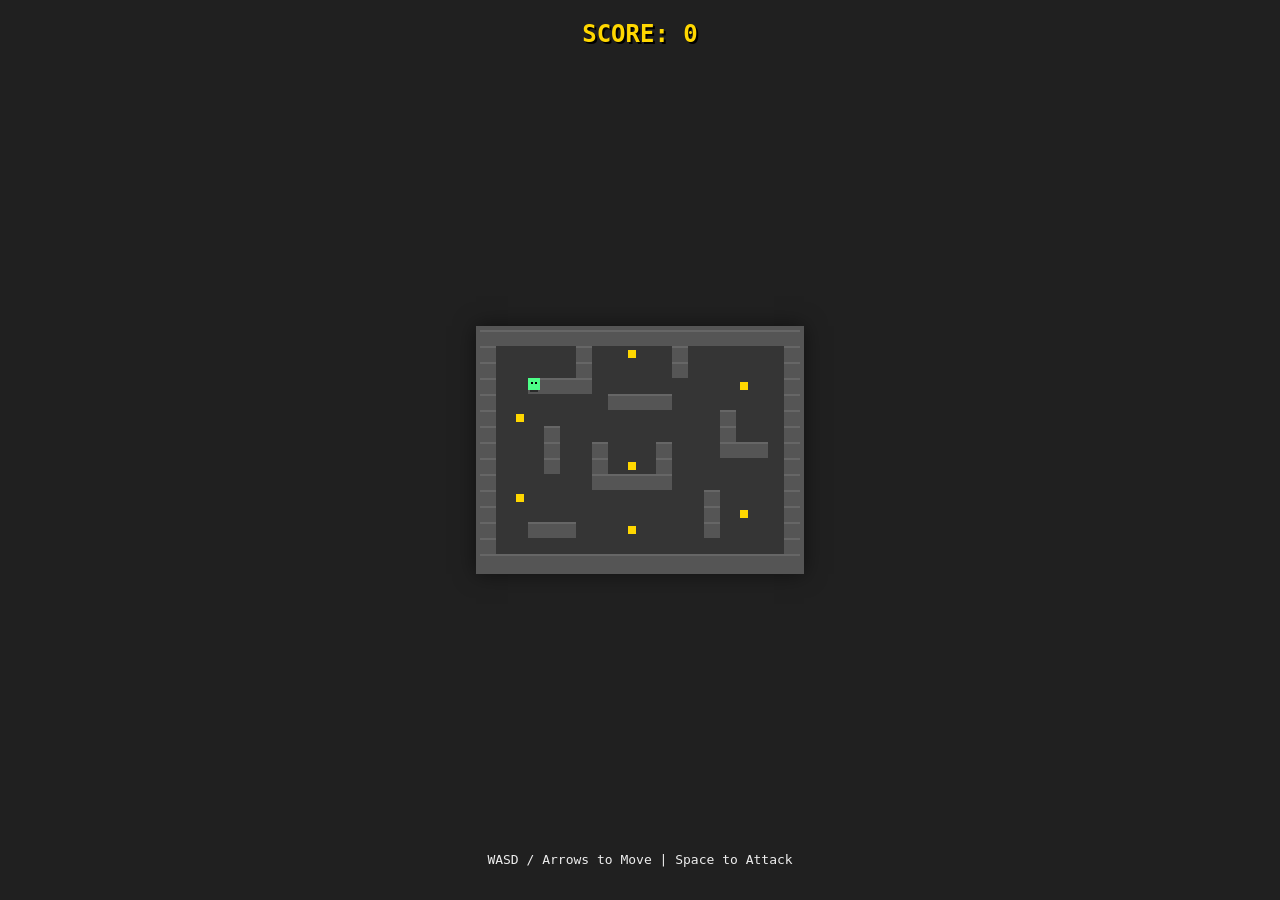
<file: player_v3_bug_spawnInWall.html>
﻿<!DOCTYPE html>
<html lang="en">
<head>
    <meta charset="UTF-8">
    <title>Pixel Art Controller</title>
    <style>
        body {
            background-color: #202020;
            display: flex;
            justify-content: center;
            align-items: center;
            height: 100vh;
            margin: 0;
            color: #eee;
            font-family: monospace;
            overflow: hidden; /* Prevent scrollbars from arrow keys */
        }

        canvas {
            background-color: #353535;
            /* CRITICAL for Pixel Art: prevents blurring when scaling up */
            image-rendering: pixelated; 
            box-shadow: 0 0 20px rgba(0,0,0,0.5);
            border: 4px solid #555;
        }

        .controls {
            position: absolute;
            bottom: 20px;
            text-align: center;
            width: 100%;
            pointer-events: none; /* Let clicks pass through */
        }

        /* Added Score Display Style */
        #score-board {
            position: absolute;
            top: 20px;
            left: 50%;
            transform: translateX(-50%);
            font-size: 24px;
            font-weight: bold;
            color: #ffd700;
            text-shadow: 2px 2px #000;
            pointer-events: none;
        }
    </style>
</head>
<body>

    <div id="score-board">SCORE: 0</div>
    <canvas id="gameCanvas" width="320" height="240"></canvas>
    
    <div class="controls">
        <p>WASD / Arrows to Move | Space to Attack</p>
    </div>

<script>
    const canvas = document.getElementById('gameCanvas');
    const ctx = canvas.getContext('2d');
    const scoreBoard = document.getElementById('score-board');

    // --- CONFIGURATION ---
    const TILE_SIZE = 16;
    const COLS = 20; // 320 / 16
    const ROWS = 15; // 240 / 16
    const MOVE_SPEED = 60; // Pixels per second

    // --- TILE MAP (0: Floor, 1: Wall, 2: Coin) ---
    // 20x15 Grid
    const map = [
        [1,1,1,1,1,1,1,1,1,1,1,1,1,1,1,1,1,1,1,1],
        [1,0,0,0,0,0,1,0,0,2,0,0,1,0,0,0,0,0,0,1],
        [1,0,0,0,0,0,1,0,0,0,0,0,1,0,0,0,0,0,0,1],
        [1,0,0,1,1,1,1,0,0,0,0,0,0,0,0,0,2,0,0,1],
        [1,0,0,0,0,0,0,0,1,1,1,1,0,0,0,0,0,0,0,1],
        [1,0,2,0,0,0,0,0,0,0,0,0,0,0,0,1,0,0,0,1],
        [1,0,0,0,1,0,0,0,0,0,0,0,0,0,0,1,0,0,0,1],
        [1,0,0,0,1,0,0,1,0,0,0,1,0,0,0,1,1,1,0,1],
        [1,0,0,0,1,0,0,1,0,2,0,1,0,0,0,0,0,0,0,1],
        [1,0,0,0,0,0,0,1,1,1,1,1,0,0,0,0,0,0,0,1],
        [1,0,2,0,0,0,0,0,0,0,0,0,0,0,1,0,0,0,0,1],
        [1,0,0,0,0,0,0,0,0,0,0,0,0,0,1,0,2,0,0,1],
        [1,0,0,1,1,1,0,0,0,2,0,0,0,0,1,0,0,0,0,1],
        [1,0,0,0,0,0,0,0,0,0,0,0,0,0,0,0,0,0,0,1],
        [1,1,1,1,1,1,1,1,1,1,1,1,1,1,1,1,1,1,1,1]
    ];

    // --- GAME STATE ---
    let score = 0;

    const player = {
        x: 48,  // Starting position (floats for smooth movement)
        y: 48,
        w: 12,  // Slightly smaller than tile for better feel
        h: 12,
        speed: MOVE_SPEED,
        dx: 0,
        dy: 0,
        facing: 'down',
        isAttacking: false,
        attackTimer: 0
    };

    const keys = {
        ArrowUp: false, ArrowDown: false, ArrowLeft: false, ArrowRight: false,
        w: false, s: false, a: false, d: false,
        ' ': false
    };

    // --- INPUT HANDLERS ---
    window.addEventListener('keydown', (e) => {
        if (keys.hasOwnProperty(e.key)) keys[e.key] = true;
        if (e.key === " " && !player.isAttacking) attack();
    });

    window.addEventListener('keyup', (e) => {
        if (keys.hasOwnProperty(e.key)) keys[e.key] = false;
    });

    function attack() {
        player.isAttacking = true;
        player.attackTimer = 0.2; // 200ms attack duration
    }

    // --- COLLISION LOGIC ---

    function isSolid(x, y) {
        // Convert pixel coordinate to grid coordinate
        const col = Math.floor(x / TILE_SIZE);
        const row = Math.floor(y / TILE_SIZE);

        // Check bounds
        if (col < 0 || col >= COLS || row < 0 || row >= ROWS) return true;

        // Check wall tile (1)
        return map[row][col] === 1;
    }

    // Check overlap with specific tile type (e.g., coins)
    function checkEntityCollision(x, y, w, h) {
        const startCol = Math.floor(x / TILE_SIZE);
        const endCol = Math.floor((x + w - 0.01) / TILE_SIZE);
        const startRow = Math.floor(y / TILE_SIZE);
        const endRow = Math.floor((y + h - 0.01) / TILE_SIZE);

        for (let r = startRow; r <= endRow; r++) {
            for (let c = startCol; c <= endCol; c++) {
                if (map[r] && map[r][c] === 2) { // 2 is Coin
                    collectCoin(c, r);
                }
            }
        }
    }

    function collectCoin(c, r) {
        map[r][c] = 0; // Remove coin from map
        score += 10;
        scoreBoard.innerText = "SCORE: " + score;
    }

    function movePlayer(dt) {
        if (player.isAttacking) return; // Freeze movement while attacking

        // Determine input direction
        const left = keys.ArrowLeft || keys.a;
        const right = keys.ArrowRight || keys.d;
        const up = keys.ArrowUp || keys.w;
        const down = keys.ArrowDown || keys.s;

        player.dx = 0;
        player.dy = 0;

        if (left) player.dx = -player.speed;
        if (right) player.dx = player.speed;
        if (up) player.dy = -player.speed;
        if (down) player.dy = player.speed;

        // Update Facing
        if (player.dx < 0) player.facing = 'left';
        if (player.dx > 0) player.facing = 'right';
        if (player.dy < 0) player.facing = 'up';
        if (player.dy > 0) player.facing = 'down';

        // Apply Movement with Collision Checks (Axis Separation)
        
        // 1. Try Moving X
        let nextX = player.x + player.dx * dt;
        
        // Check 4 corners for X-axis collision
        if (!isSolid(nextX, player.y) && 
            !isSolid(nextX + player.w - 0.01, player.y) &&
            !isSolid(nextX, player.y + player.h - 0.01) &&
            !isSolid(nextX + player.w - 0.01, player.y + player.h - 0.01)) {
            player.x = nextX;
        } else {
            // Optional: Snap to grid logic could go here, but simple blocking works best for Zelda-style
            player.dx = 0; 
        }

        // 2. Try Moving Y
        let nextY = player.y + player.dy * dt;
        
        // Check 4 corners for Y-axis collision
        if (!isSolid(player.x, nextY) && 
            !isSolid(player.x + player.w - 0.01, nextY) &&
            !isSolid(player.x, nextY + player.h - 0.01) &&
            !isSolid(player.x + player.w - 0.01, nextY + player.h - 0.01)) {
            player.y = nextY;
        } else {
            player.dy = 0;
        }

        // Check for coins
        checkEntityCollision(player.x, player.y, player.w, player.h);
    }

    // --- RENDER FUNCTIONS ---

    function drawMap() {
        for (let r = 0; r < ROWS; r++) {
            for (let c = 0; c < COLS; c++) {
                const tile = map[r][c];
                const x = c * TILE_SIZE;
                const y = r * TILE_SIZE;

                if (tile === 1) {
                    // Wall
                    ctx.fillStyle = '#555'; // Dark Grey
                    ctx.fillRect(x, y, TILE_SIZE, TILE_SIZE);
                    // Light bevel for 3D effect
                    ctx.fillStyle = '#666';
                    ctx.fillRect(x, y, TILE_SIZE, 2);
                } else if (tile === 2) {
                    // Coin
                    // Draw floor first
                    ctx.fillStyle = '#353535'; 
                    // Coin visual
                    ctx.fillStyle = '#ffd700'; // Gold
                    const padding = 4;
                    ctx.fillRect(x + padding, y + padding, TILE_SIZE - padding*2, TILE_SIZE - padding*2);
                } else {
                    // Floor (using canvas background, but debug lines can be added here)
                }
            }
        }
    }

    function drawPlayer() {
        // Snap to integer for crisp rendering
        const drawX = Math.floor(player.x);
        const drawY = Math.floor(player.y);
        const pW = Math.floor(player.w);
        const pH = Math.floor(player.h);

        // Draw Shadow
        ctx.fillStyle = 'rgba(0,0,0,0.5)';
        ctx.fillRect(drawX + 2, drawY + pH - 2, pW - 4, 4);

        // Draw Player Body
        ctx.fillStyle = player.isAttacking ? '#ff4d4d' : '#4dff88'; 
        ctx.fillRect(drawX, drawY, pW, pH);

        // Draw Eyes (based on facing)
        ctx.fillStyle = '#000';
        if (player.facing === 'right') {
            ctx.fillRect(drawX + 8, drawY + 3, 2, 2);
            ctx.fillRect(drawX + 8, drawY + 3 + 4, 2, 2); // Two eyes if sideways? Or just one.
        } else if (player.facing === 'left') {
            ctx.fillRect(drawX + 2, drawY + 3, 2, 2);
        } else if (player.facing === 'down') {
            ctx.fillRect(drawX + 3, drawY + 4, 2, 2);
            ctx.fillRect(drawX + 7, drawY + 4, 2, 2);
        }

        // Draw Attack (Sword)
        if (player.isAttacking) {
            ctx.fillStyle = '#eee';
            let atkX = drawX;
            let atkY = drawY;
            const reach = 10;
            const thickness = 4;

            if (player.facing === 'right') {
                atkX += pW;
                atkY += (pH - thickness) / 2;
                ctx.fillRect(atkX, atkY, reach, thickness);
            } else if (player.facing === 'left') {
                atkX -= reach;
                atkY += (pH - thickness) / 2;
                ctx.fillRect(atkX, atkY, reach, thickness);
            } else if (player.facing === 'down') {
                atkX += (pW - thickness) / 2;
                atkY += pH;
                ctx.fillRect(atkX, atkY, thickness, reach);
            } else if (player.facing === 'up') {
                atkX += (pW - thickness) / 2;
                atkY -= reach;
                ctx.fillRect(atkX, atkY, thickness, reach);
            }
        }
    }

    // --- MAIN LOOP ---

    let lastTime = 0;

    function gameLoop(timestamp) {
        const deltaTime = (timestamp - lastTime) / 1000;
        lastTime = timestamp;

        // Cap dt to prevent huge jumps if tab is inactive
        const dt = Math.min(deltaTime, 0.1);

        // Update
        if (player.isAttacking) {
            player.attackTimer -= dt;
            if (player.attackTimer <= 0) player.isAttacking = false;
        } else {
            movePlayer(dt);
        }

        // Draw
        ctx.clearRect(0, 0, canvas.width, canvas.height);
        drawMap();
        drawPlayer();

        requestAnimationFrame(gameLoop);
    }

    requestAnimationFrame(gameLoop);

</script>
</body>
</html>
</file>
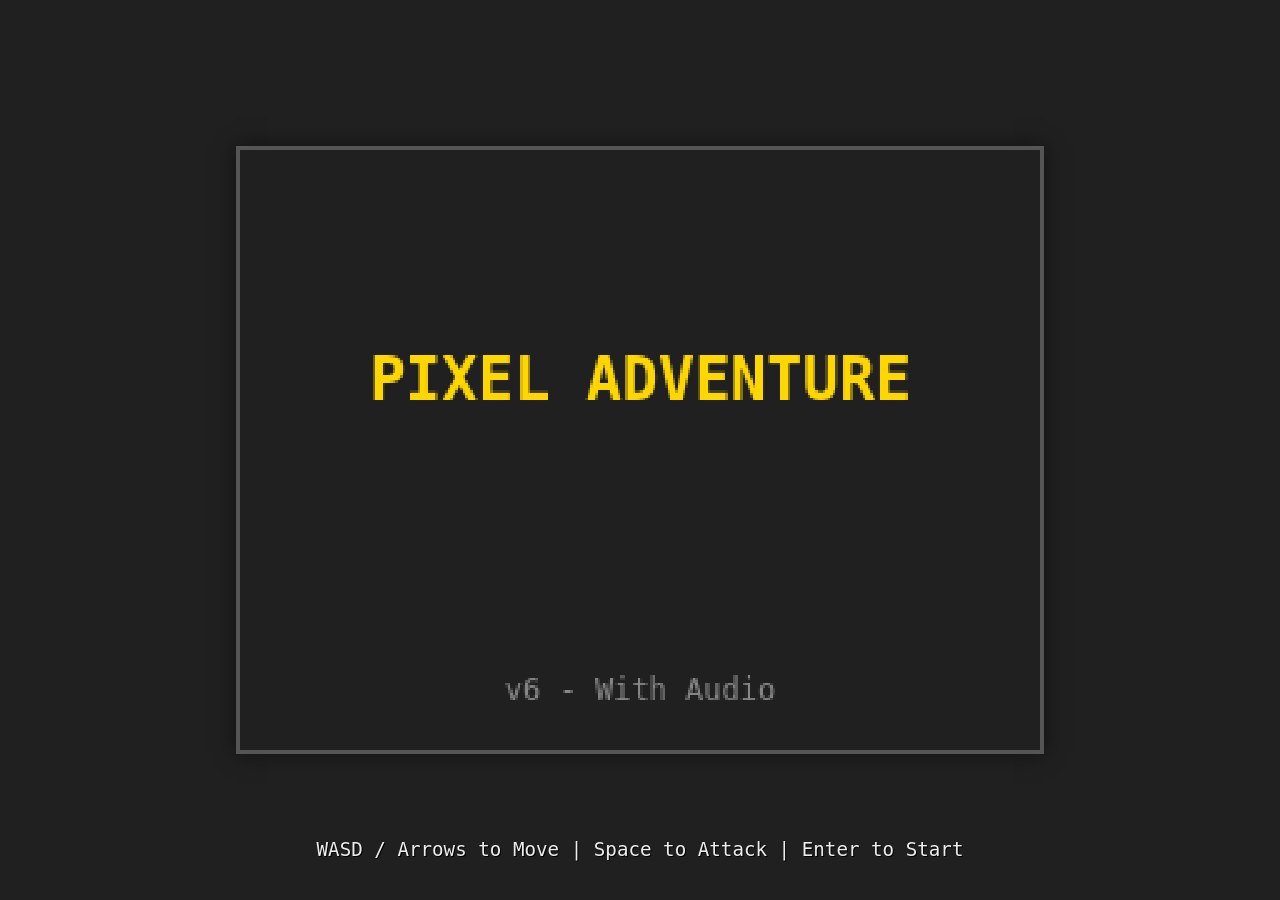
<file: v6_scene_music_system.html>
﻿<!DOCTYPE html>
<html lang="en">
<head>
    <meta charset="UTF-8">
    <meta name="viewport" content="width=device-width, initial-scale=1.0">
    <title>Pixel Adventure v6 - Audio Enabled</title>
    <style>
        body {
            background-color: #202020;
            display: flex;
            justify-content: center;
            align-items: center;
            height: 100vh;
            margin: 0;
            color: #eee;
            font-family: monospace;
            overflow: hidden;
        }

        canvas {
            background-color: #353535;
            image-rendering: pixelated; 
            image-rendering: -moz-crisp-edges;
            image-rendering: crisp-edges;
            box-shadow: 0 0 20px rgba(0,0,0,0.5);
            border: 4px solid #555;
            width: 90vw;
            height: 67.5vw;
            max-width: 800px;
            max-height: 600px;
        }

        .controls {
            position: absolute;
            bottom: 20px;
            text-align: center;
            width: 100%;
            pointer-events: none;
            font-size: 1.2rem;
            text-shadow: 1px 1px #000;
        }

        /* UI Elements - Hidden by default, shown by Scene Manager */
        .game-ui {
            display: none; 
            pointer-events: none;
            position: absolute;
            text-shadow: 2px 2px #000;
        }

        #score-board {
            top: 20px;
            left: 50%;
            transform: translateX(-50%);
            font-size: 24px;
            font-weight: bold;
            color: #ffd700;
        }

        #hp-display {
            top: 50px;
            left: 50%;
            transform: translateX(-50%);
            font-size: 20px;
            font-weight: bold;
            color: #ff4d4d;
        }

        .enemy-hp-bar {
            position: absolute;
            width: 14px;
            height: 4px;
            background-color: #555;
            border: 1px solid #000;
            display: none; 
            pointer-events: none;
        }
        .enemy-hp-bar-inner {
            width: 100%;
            height: 100%;
            background-color: #cc33cc;
        }

    </style>
</head>
<body>

    <div id="score-board" class="game-ui">SCORE: 0</div>
    <div id="hp-display" class="game-ui">HP: 5 / 5</div>
    
    <div id="enemy-hp" class="enemy-hp-bar">
        <div id="enemy-hp-inner" class="enemy-hp-bar-inner"></div>
    </div>

    <canvas id="gameCanvas" width="320" height="240"></canvas>
    
    <div class="controls">
        <p>WASD / Arrows to Move | Space to Attack | Enter to Start</p>
    </div>

<script>
    const canvas = document.getElementById('gameCanvas');
    const ctx = canvas.getContext('2d');
    
    // DOM Elements
    const uiElements = document.querySelectorAll('.game-ui');
    const scoreBoard = document.getElementById('score-board');
    const hpDisplay = document.getElementById('hp-display');
    const enemyHpDisplay = document.getElementById('enemy-hp');
    const enemyHpInner = document.getElementById('enemy-hp-inner');

    // --- CONFIGURATION ---
    const TILE_SIZE = 16;
    const COLS = 20; 
    const ROWS = 15; 
    const MOVE_SPEED = 60; 
    const PLAYER_ATTACK_DURATION = 0.2; 
    const PLAYER_ATTACK_COOLDOWN = 0.3; 
    const PLAYER_IFRAMES = 1.5; 
    const PLAYER_RESPAWN_IFRAMES = 2.0; 
    const ENEMY_IFRAMES = 0.3; 
    const ENEMY_RESPAWN_TIME = 3.0; 

    // --- GLOBAL VARIABLES (Declarations) ---
    // These are reset inside GameScene.enter()
    let map = [];
    let validSpawnPoints = [];
    let score = 0;
    
    let player = {};
    let enemy = {};

    // Input State (Global)
    const keys = {
        ArrowUp: false, ArrowDown: false, ArrowLeft: false, ArrowRight: false,
        w: false, s: false, a: false, d: false,
        ' ': false, Enter: false
    };

    // --- SOUND MANAGER ---
    const SoundManager = {
        sounds: {},
        currentBGM: null,
        bgmNode: null,
        enabled: false, // Browser requires user interaction before playing audio

        init: function() {
            if (this.enabled) return;

            // Audio file paths - ensure these files exist in a 'sounds' folder
            const audioSources = {
                'title': 'sounds/bgm_title.mp3',
                'game':  'sounds/bgm_game.mp3',
                'attack': 'sounds/sfx_attack.wav',
                'coin':   'sounds/sfx_coin.wav',
                'hit':    'sounds/sfx_hit.wav',
                'hurt':   'sounds/sfx_hurt.wav'
            };

            for (let name in audioSources) {
                const audio = new Audio();
                audio.src = audioSources[name];
                // Preload settings
                audio.preload = 'auto';
                this.sounds[name] = audio;
            }
            
            this.enabled = true;
            console.log("Sound System Initialized");
        },

        play: function(name) {
            if (!this.enabled || !this.sounds[name]) return;
            
            // Clone the node to allow overlapping sounds (e.g. rapid attacks)
            const sound = this.sounds[name].cloneNode(); 
            sound.volume = 0.4; // SFX volume
            sound.play().catch(e => console.warn("SFX blocked or file missing:", name));
        },

        playBGM: function(name) {
            if (!this.enabled || !this.sounds[name]) return;
            
            // Don't restart if already playing the same track
            if (this.currentBGM === name) return;

            this.stopBGM();

            this.currentBGM = name;
            this.bgmNode = this.sounds[name];
            this.bgmNode.loop = true;
            this.bgmNode.currentTime = 0;
            this.bgmNode.volume = 0.2; // BGM volume (usually lower)
            this.bgmNode.play().catch(e => {
                console.warn("BGM autoplay blocked. Waiting for interaction.");
            });
        },

        stopBGM: function() {
            if (this.bgmNode) {
                this.bgmNode.pause();
                this.bgmNode.currentTime = 0;
                this.currentBGM = null;
            }
        }
    };

    // --- SCENE MANAGER ---
    const SceneManager = {
        currentScene: null,

        changeScene: function(scene) {
            if (this.currentScene && this.currentScene.exit) {
                this.currentScene.exit();
            }
            this.currentScene = scene;
            if (this.currentScene && this.currentScene.enter) {
                this.currentScene.enter();
            }
        },

        update: function(dt) {
            if (this.currentScene && this.currentScene.update) {
                this.currentScene.update(dt);
            }
        },

        draw: function(ctx) {
            if (this.currentScene && this.currentScene.draw) {
                this.currentScene.draw(ctx);
            }
        }
    };

    // --- INPUT HANDLERS ---
    window.addEventListener('keydown', (e) => {
        // Init Sound on first keypress to satisfy browser autoplay policy
        if (!SoundManager.enabled) {
            SoundManager.init();
            // Try starting BGM immediately if we are in a scene
            if(SceneManager.currentScene === TitleScene) SoundManager.playBGM('title');
        }

        if (keys.hasOwnProperty(e.key)) keys[e.key] = true;
        
        // Scene specific triggers
        if (e.key === " " && SceneManager.currentScene === GameScene) {
            tryAttack(); 
        }
        if (e.key === "Enter" && SceneManager.currentScene === TitleScene) {
            SceneManager.changeScene(GameScene);
        }
    });

    window.addEventListener('keyup', (e) => {
        if (keys.hasOwnProperty(e.key)) keys[e.key] = false;
    });

    // --- SCENE 1: TITLE SCREEN ---
    const TitleScene = {
        enter: function() {
            console.log("Entered Title Scene");
            uiElements.forEach(el => el.style.display = 'none');
            enemyHpDisplay.style.display = 'none';
            
            // Play Title Music
            SoundManager.playBGM('title');
        },

        update: function(dt) {
            // Blink effect logic
        },

        draw: function(ctx) {
            ctx.fillStyle = '#202020';
            ctx.fillRect(0, 0, canvas.width, canvas.height);

            ctx.textAlign = "center";
            ctx.fillStyle = "#ffd700";
            ctx.font = "bold 24px monospace";
            ctx.fillText("PIXEL ADVENTURE", canvas.width / 2, canvas.height / 2 - 20);

            if (Math.floor(Date.now() / 500) % 2 === 0) {
                ctx.fillStyle = "#fff";
                ctx.font = "16px monospace";
                ctx.fillText("Press ENTER to Start", canvas.width / 2, canvas.height / 2 + 20);
            }
            
            ctx.fillStyle = "#888";
            ctx.font = "12px monospace";
            ctx.fillText("v6 - With Audio", canvas.width / 2, canvas.height - 20);
        },

        exit: function() {
        }
    };

    // --- SCENE 2: GAME SCENE ---
    const GameScene = {
        enter: function() {
            console.log("Entered Game Scene");
            score = 0;
            scoreBoard.innerText = "SCORE: 0";
            hpDisplay.innerText = "HP: 5 / 5";
            hpDisplay.style.color = "#ff4d4d";

            uiElements.forEach(el => el.style.display = 'block');
            
            // Play Game Music
            SoundManager.playBGM('game');

            // Initialize Map
            map = [
                [1,1,1,1,1,1,1,1,1,1,1,1,1,1,1,1,1,1,1,1],
                [1,0,0,0,0,0,1,0,0,2,0,0,1,0,0,0,0,0,0,1],
                [1,0,0,0,0,0,1,0,0,0,0,0,1,0,0,0,0,0,0,1],
                [1,0,0,0,1,1,1,0,0,0,0,0,0,0,0,0,2,0,0,1],
                [1,0,0,0,0,0,0,0,1,1,1,1,0,0,0,0,0,0,0,1],
                [1,0,2,0,0,0,0,0,0,0,0,0,0,0,0,1,0,0,0,1],
                [1,0,0,0,1,0,0,0,0,0,0,0,0,0,0,1,0,0,0,1],
                [1,0,0,0,1,0,0,1,0,0,0,1,0,0,0,1,1,1,0,1],
                [1,0,0,0,1,0,0,1,0,2,0,1,0,0,0,0,0,0,0,1],
                [1,0,0,0,0,0,0,1,1,1,1,1,0,0,0,0,0,0,0,1],
                [1,0,2,0,0,0,0,0,0,0,0,0,0,0,1,0,0,0,0,1],
                [1,0,0,0,0,0,0,0,0,0,0,0,0,0,1,0,2,0,0,1],
                [1,0,0,1,1,1,0,0,0,2,0,0,0,0,1,0,0,0,0,1],
                [1,0,0,0,0,0,0,0,0,0,0,0,0,0,0,0,0,0,0,1],
                [1,1,1,1,1,1,1,1,1,1,1,1,1,1,1,1,1,1,1,1]
            ];

            validSpawnPoints = [];
            for (let r = 0; r < ROWS; r++) {
                for (let c = 0; c < COLS; c++) {
                    if (map[r][c] === 0) {
                        validSpawnPoints.push({ x: c * TILE_SIZE, y: r * TILE_SIZE });
                    }
                }
            }

            player = {
                x: 48, y: 48, w: 12, h: 12,
                speed: MOVE_SPEED, dx: 0, dy: 0, facing: 'down',
                isAttacking: false, attackTimer: 0, attackCooldownTimer: 0,
                hp: 5, maxHp: 5, invulnerable: false, invulnTimer: 0
            };

            enemy = {
                x: 160, y: 110, w: 14, h: 14,
                speed: 40, dx: 1, dy: 0, changeDirTimer: 0,
                hp: 3, maxHp: 3, isAlive: true, invulnerable: false, invulnTimer: 0, respawnTimer: 0
            };
        },

        update: function(dt) {
            if (player.isAttacking) {
                player.attackTimer -= dt;
                if (player.attackTimer <= 0) player.isAttacking = false;
            }

            if (player.hp > 0) updatePlayer(dt);
            updateEnemy(dt);

            if (player.isAttacking && enemy.isAlive && !enemy.invulnerable) {
                const attackBox = getAttackBox();
                if (checkRectOverlap(attackBox, enemy)) {
                    damageEnemy(1);
                }
            }
        },

        draw: function(ctx) {
            ctx.clearRect(0, 0, canvas.width, canvas.height);
            drawMap(ctx);
            drawEnemy(ctx);
            drawPlayer(ctx);
        },

        exit: function() {
            enemyHpDisplay.style.display = 'none';
        }
    };


    // --- SHARED GAME LOGIC FUNCTIONS ---
    
    function tryAttack() {
        if (player.isAttacking || player.attackCooldownTimer > 0 || player.hp <= 0) return;
        player.isAttacking = true;
        player.attackTimer = PLAYER_ATTACK_DURATION;
        player.attackCooldownTimer = PLAYER_ATTACK_COOLDOWN;
        
        // Play SFX
        SoundManager.play('attack');
    }

    function getAttackBox() {
        const reach = 10;
        const thickness = 10;
        let box = { x: player.x, y: player.y, w: player.w, h: player.h };
        
        if (player.facing === 'right') {
            box.x = player.x + player.w; box.y = player.y + (player.h - thickness) / 2;
            box.w = reach; box.h = thickness;
        } else if (player.facing === 'left') {
            box.x = player.x - reach; box.y = player.y + (player.h - thickness) / 2;
            box.w = reach; box.h = thickness;
        } else if (player.facing === 'down') {
            box.x = player.x + (player.w - thickness) / 2; box.y = player.y + player.h;
            box.w = thickness; box.h = reach;
        } else if (player.facing === 'up') {
            box.x = player.x + (player.w - thickness) / 2; box.y = player.y - reach;
            box.w = thickness; box.h = reach;
        }
        return box;
    }

    function isSolid(x, y) {
        const col = Math.floor(x / TILE_SIZE);
        const row = Math.floor(y / TILE_SIZE);
        if (col < 0 || col >= COLS || row < 0 || row >= ROWS) return true;
        return map[row][col] === 1;
    }

    function checkRectOverlap(r1, r2) {
        return (r1.x < r2.x + r2.w && r1.x + r1.w > r2.x && r1.y < r2.y + r2.h && r1.y + r1.h > r2.y);
    }

    function checkItemCollision(x, y, w, h) {
        const startCol = Math.floor(x / TILE_SIZE);
        const endCol = Math.floor((x + w - 0.01) / TILE_SIZE);
        const startRow = Math.floor(y / TILE_SIZE);
        const endRow = Math.floor((y + h - 0.01) / TILE_SIZE);

        for (let r = startRow; r <= endRow; r++) {
            for (let c = startCol; c <= endCol; c++) {
                if (map[r] && map[r][c] === 2) collectCoin(c, r);
            }
        }
    }

    function collectCoin(c, r) {
        map[r][c] = 0;
        score += 10;
        scoreBoard.innerText = "SCORE: " + score;
        
        // Play SFX
        SoundManager.play('coin');
    }

    function getRandomSpawnPoint() {
        const index = Math.floor(Math.random() * validSpawnPoints.length);
        const spawn = validSpawnPoints[index];
        return { x: spawn.x + (TILE_SIZE - player.w) / 2, y: spawn.y + (TILE_SIZE - player.h) / 2 };
    }
    
    function getRandomEnemySpawnPoint() {
        const index = Math.floor(Math.random() * validSpawnPoints.length);
        const spawn = validSpawnPoints[index];
        return { x: spawn.x + (TILE_SIZE - enemy.w) / 2, y: spawn.y + (TILE_SIZE - enemy.h) / 2 };
    }

    function updatePlayer(dt) {
        if (player.invulnerable) {
            player.invulnTimer -= dt;
            if (player.invulnTimer <= 0) player.invulnerable = false;
        }
        if (player.attackCooldownTimer > 0) player.attackCooldownTimer -= dt;
        if (player.isAttacking) { player.dx = 0; player.dy = 0; return; } 

        const left = keys.ArrowLeft || keys.a;
        const right = keys.ArrowRight || keys.d;
        const up = keys.ArrowUp || keys.w;
        const down = keys.ArrowDown || keys.s;

        player.dx = 0; player.dy = 0;
        if (left) player.dx = -player.speed;
        if (right) player.dx = player.speed;
        if (up) player.dy = -player.speed;
        if (down) player.dy = player.speed;

        if (player.dx < 0) player.facing = 'left';
        if (player.dx > 0) player.facing = 'right';
        if (player.dy < 0) player.facing = 'up';
        if (player.dy > 0) player.facing = 'down';

        let nextX = player.x + player.dx * dt;
        if (!isSolid(nextX, player.y) && !isSolid(nextX + player.w - 0.01, player.y) &&
            !isSolid(nextX, player.y + player.h - 0.01) && !isSolid(nextX + player.w - 0.01, player.y + player.h - 0.01)) {
            player.x = nextX;
        }

        let nextY = player.y + player.dy * dt;
        if (!isSolid(player.x, nextY) && !isSolid(player.x + player.w - 0.01, nextY) &&
            !isSolid(player.x, nextY + player.h - 0.01) && !isSolid(player.x + player.w - 0.01, nextY + player.h - 0.01)) {
            player.y = nextY;
        }

        checkItemCollision(player.x, player.y, player.w, player.h);

        if (enemy.isAlive && !player.invulnerable && checkRectOverlap(player, enemy)) {
            takeDamage(1);
        }
    }

    function updateEnemy(dt) {
        if (!enemy.isAlive) {
            enemy.respawnTimer -= dt;
            if (enemy.respawnTimer <= 0) respawnEnemy();
            return;
        }
        if (enemy.invulnerable) {
            enemy.invulnTimer -= dt;
            if (enemy.invulnTimer <= 0) enemy.invulnerable = false;
        }

        enemy.changeDirTimer -= dt;
        if (enemy.changeDirTimer <= 0) {
            const dirs = [[1,0], [-1,0], [0,1], [0,-1]];
            const r = dirs[Math.floor(Math.random() * dirs.length)];
            enemy.dx = r[0]; enemy.dy = r[1];
            enemy.changeDirTimer = 1 + Math.random() * 2;
        }

        let nextX = enemy.x + enemy.dx * enemy.speed * dt;
        let nextY = enemy.y + enemy.dy * enemy.speed * dt;
        let hitWall = false;
        
        if (isSolid(nextX, enemy.y) || isSolid(nextX + enemy.w, enemy.y) || 
            isSolid(nextX, enemy.y + enemy.h) || isSolid(nextX + enemy.w, enemy.y + enemy.h)) {
            enemy.dx *= -1; hitWall = true;
        } else {
            enemy.x = nextX;
        }

        if (isSolid(enemy.x, nextY) || isSolid(enemy.x + enemy.w, nextY) || 
            isSolid(enemy.x, nextY + enemy.h) || isSolid(enemy.x + enemy.w, nextY + enemy.h)) {
            enemy.dy *= -1; hitWall = true;
        } else {
            enemy.y = nextY;
        }
        if (hitWall) enemy.changeDirTimer = 0.5;
    }

    function damageEnemy(amount) {
        if (!enemy.isAlive || enemy.invulnerable) return;
        enemy.hp -= amount;
        enemy.invulnerable = true;
        enemy.invulnTimer = ENEMY_IFRAMES;
        
        // Play SFX
        SoundManager.play('hit');

        if (enemy.hp <= 0) {
            enemy.isAlive = false;
            enemy.respawnTimer = ENEMY_RESPAWN_TIME;
            score += 50;
            scoreBoard.innerText = "SCORE: " + score;
        }
    }

    function takeDamage(amount) {
        if (player.hp <= 0 || player.invulnerable) return;
        player.hp -= amount;
        player.invulnerable = true;
        player.invulnTimer = PLAYER_IFRAMES;
        hpDisplay.innerText = "HP: " + player.hp + " / " + player.maxHp;

        // Play SFX
        SoundManager.play('hurt');

        if (player.hp <= 0) {
            hpDisplay.innerText = "DEFEATED!";
            hpDisplay.style.color = "white";
            score = 0; scoreBoard.innerText = "SCORE: " + score;
            setTimeout(respawnPlayer, 1500);
        }
    }

    function respawnPlayer() {
        const spawn = getRandomSpawnPoint();
        player.x = spawn.x; player.y = spawn.y;
        player.hp = player.maxHp;
        player.invulnerable = true;
        player.invulnTimer = PLAYER_RESPAWN_IFRAMES;
        hpDisplay.innerText = "HP: " + player.hp + " / " + player.maxHp;
        hpDisplay.style.color = "#ff4d4d";
    }

    function respawnEnemy() {
        const spawn = getRandomEnemySpawnPoint();
        enemy.x = spawn.x; enemy.y = spawn.y;
        enemy.hp = enemy.maxHp;
        enemy.isAlive = true;
        enemy.invulnerable = false;
    }

    // --- DRAW FUNCTIONS ---

    function drawMap(ctx) {
        for (let r = 0; r < ROWS; r++) {
            for (let c = 0; c < COLS; c++) {
                const tile = map[r][c];
                const x = c * TILE_SIZE;
                const y = r * TILE_SIZE;
                if (tile === 1) {
                    ctx.fillStyle = '#555'; ctx.fillRect(x, y, TILE_SIZE, TILE_SIZE);
                    ctx.fillStyle = '#666'; ctx.fillRect(x, y, TILE_SIZE, 2);
                } else if (tile === 0) {
                    ctx.fillStyle = '#353535'; ctx.fillRect(x, y, TILE_SIZE, TILE_SIZE);
                } else if (tile === 2) {
                    ctx.fillStyle = '#353535'; ctx.fillRect(x, y, TILE_SIZE, TILE_SIZE);
                    ctx.fillStyle = '#ffd700'; ctx.fillRect(x+4, y+4, TILE_SIZE-8, TILE_SIZE-8);
                }
            }
        }
    }

    function drawEnemy(ctx) {
        if (!enemy.isAlive) {
            enemyHpDisplay.style.display = 'none';
            return;
        }
        if (!enemy.invulnerable || Math.floor(Date.now() / 100) % 2 !== 0) {
            const drawX = Math.floor(enemy.x);
            const drawY = Math.floor(enemy.y);
            ctx.fillStyle = '#cc33cc'; ctx.fillRect(drawX, drawY, enemy.w, enemy.h);
            ctx.fillStyle = '#fff';
            if (enemy.dx > 0) ctx.fillRect(drawX + 8, drawY + 4, 3, 3);
            else ctx.fillRect(drawX + 3, drawY + 4, 3, 3);
        }
        
        const canvasRect = canvas.getBoundingClientRect();
        const scaleX = canvasRect.width / canvas.width;
        const scaleY = canvasRect.height / canvas.height;
        const hpBarX = canvasRect.left + (enemy.x) * scaleX;
        const hpBarY = canvasRect.top + (enemy.y - 8) * scaleY;

        enemyHpDisplay.style.display = 'block';
        enemyHpDisplay.style.left = hpBarX + 'px';
        enemyHpDisplay.style.top = hpBarY + 'px';
        enemyHpDisplay.style.width = (enemy.w * scaleX) + 'px';
        enemyHpInner.style.width = ((enemy.hp / enemy.maxHp) * 100) + '%';
    }

    function drawPlayer(ctx) {
        if (player.hp <= 0) return;
        const drawX = Math.floor(player.x);
        const drawY = Math.floor(player.y);
        
        if (!player.invulnerable || Math.floor(Date.now() / 100) % 2 !== 0) {
            ctx.fillStyle = 'rgba(0,0,0,0.3)'; ctx.fillRect(drawX, drawY + player.h - 2, player.w, 4);
            ctx.fillStyle = player.isAttacking ? '#ff4d4d' : '#4dff88';
            ctx.fillRect(drawX, drawY, player.w, player.h);

            ctx.fillStyle = '#000';
            if (player.facing === 'right') { ctx.fillRect(drawX+8, drawY+3, 2, 2); ctx.fillRect(drawX+8, drawY+7, 2, 2); }
            else if (player.facing === 'left') { ctx.fillRect(drawX+2, drawY+3, 2, 2); ctx.fillRect(drawX+2, drawY+7, 2, 2); }
            else if (player.facing === 'down') { ctx.fillRect(drawX+3, drawY+4, 2, 2); ctx.fillRect(drawX+7, drawY+4, 2, 2); }
            else { ctx.fillRect(drawX+3, drawY+3, 2, 2); ctx.fillRect(drawX+7, drawY+3, 2, 2); }

            if (player.isAttacking) {
                ctx.fillStyle = '#eee';
                let vReach=10, vThick=4, vX=drawX, vY=drawY;
                if (player.facing==='right') { vX+=player.w; vY+=(player.h-vThick)/2; ctx.fillRect(vX,vY,vReach,vThick); }
                else if (player.facing==='left') { vX-=vReach; vY+=(player.h-vThick)/2; ctx.fillRect(vX,vY,vReach,vThick); }
                else if (player.facing==='down') { vX+=(player.w-vThick)/2; vY+=player.h; ctx.fillRect(vX,vY,vThick,vReach); }
                else { vX+=(player.w-vThick)/2; vY-=vReach; ctx.fillRect(vX,vY,vThick,vReach); }
            }
        }
    }

    // --- MAIN LOOP ---
    function resizeCanvas() {
        const viewportWidth = window.innerWidth;
        const viewportHeight = window.innerHeight;
        const aspectRatio = canvas.width / canvas.height;
        let newWidth, newHeight;
        if (viewportHeight / viewportWidth > 1 / aspectRatio) {
            newWidth = viewportWidth * 0.9;
            newHeight = newWidth / aspectRatio;
        } else {
            newHeight = viewportHeight * 0.8;
            newWidth = newHeight * aspectRatio;
        }
        if (newWidth > 800) { newWidth = 800; newHeight = 600; }
        canvas.style.width = newWidth + 'px';
        canvas.style.height = newHeight + 'px';
    }
    window.addEventListener('resize', resizeCanvas);
    resizeCanvas();

    SceneManager.changeScene(TitleScene);

    let lastTime = 0;
    function gameLoop(timestamp) {
        const deltaTime = (timestamp - lastTime) / 1000;
        lastTime = timestamp;
        const dt = Math.min(deltaTime, 0.1); 

        SceneManager.update(dt);
        SceneManager.draw(ctx);

        requestAnimationFrame(gameLoop);
    }
    requestAnimationFrame(gameLoop);

</script>
</body>
</html>
</file>
<file: assets/fps-cursor.css>
/* Inline PNGs preserve the four diagonal SVG strokes and avoid fetching or
   rasterizing a new SVG on hover/press. Hotspots stay at the same aim point,
   including in top-layer project dialogs. Source artwork: cursor/*.svg. */
@media (hover: hover) and (pointer: fine) {
  :root {
    --fps-cursor-default: url('[data-uri]') 16 16, default;
    --fps-cursor-hover: url('[data-uri]') 16 16, default;
    --fps-cursor-pressed: url('[data-uri]') 16 16, default;
    --fps-cursor: var(--fps-cursor-default);
  }
  :where(html, body, body *) { cursor: var(--fps-cursor) !important; }
  :where(dialog)::backdrop { cursor: inherit !important; }
  :where(a, button, [role="button"], select, summary, .selection-title.is-draggable):hover {
    --fps-cursor: var(--fps-cursor-hover);
  }
  :where(a, button, [role="button"], select, summary, .selection-title.is-draggable):active,
  .selection-title.is-dragging {
    --fps-cursor: var(--fps-cursor-pressed);
  }
  html.fps-cursor-pressed :where(body, body *) {
    --fps-cursor: var(--fps-cursor-pressed) !important;
  }
  :where(input:not([type="button"]):not([type="submit"]):not([type="reset"]):not([type="checkbox"]):not([type="radio"]):not([type="range"]):not([type="file"]):not([type="color"]), textarea, [contenteditable="true"]) {
    cursor: text !important;
  }
  :where(button:disabled, input:disabled, select:disabled, textarea:disabled, [aria-disabled="true"]) {
    cursor: not-allowed !important;
  }
}
</file>
<file: assets/project-clarity.css>
/* Scope and authorship notes supplement the existing project designs. */
.project-brief {
    display: grid;
    grid-template-columns: repeat(3, minmax(0, 1fr));
    gap: 1.5rem;
    margin: 2.5rem 0 0;
    padding: 1.5rem 0 0;
    border-top: 1px solid rgba(255, 255, 255, .18);
    text-align: left;
}
.project-brief > div { min-width: 0; }
.project-brief dt {
    color: #f4f4f4;
    font: 600 .78rem/1.5 -apple-system, BlinkMacSystemFont, "Segoe UI", sans-serif;
    letter-spacing: .04em;
    margin-bottom: .5rem;
}
.project-brief dd {
    color: #bfc4ca;
    font: 400 .92rem/1.65 -apple-system, BlinkMacSystemFont, "Segoe UI", sans-serif;
    margin: 0;
    max-width: 40rem;
    overflow-wrap: anywhere;
}
.project-evidence-note {
    color: #c7cbd0;
    font-size: .95rem;
    line-height: 1.7;
    border-left: 2px solid rgba(255, 255, 255, .3);
    padding: .65rem 0 .65rem 1rem;
    margin: 1.5rem 0;
    max-width: 75ch;
}
.project-evidence-note strong { color: #f3f4f6; }
@media screen {
    /* Section spacing must retain the container's reading margins. */
    .section.container { padding-left: 6vw; padding-right: 6vw; }
    .grid-split > * { min-width: 0; }
    .results-data .data-label { white-space: normal; }
    .results-data .caption { color: #bfc4ca; }
}
@media (max-width: 700px) {
    .project-brief { grid-template-columns: 1fr; gap: 1.1rem; }
}
@media screen and (max-width: 900px) {
    /* Keep intrinsic code/table widths inside the existing single-column layout. */
    .grid-split { grid-template-columns: minmax(0, 1fr); }
    .grid-split > * { min-width: 0; }
    .code-panel-head { flex-wrap: wrap; gap: .5rem; }
    .code-panel-file { overflow-wrap: anywhere; }
    .result-table { display: block; max-width: 100%; overflow-x: auto; }
    .stack-gallery { overflow: clip; }
    .stack-btn-next { right: 0; }
    .stack-btn-prev { left: 0; }
}
@media print {
    /* Existing print compositions retain their own contribution/status areas. */
    .project-brief { display: none !important; }
    .project-evidence-note { font-size: .8rem; line-height: 1.45; }
}
</file>
<file: assets/project-overview.css>
/* Shared project overview, based on the approved Revive layout. */
.project-overview { display: contents; }

@media screen {
    .project-overview {
        display: grid;
        grid-template-columns: minmax(0, 2.4fr) minmax(15rem, 1fr);
        grid-template-areas: "brief meta" "actions meta";
        column-gap: clamp(2rem, 4vw, 4rem);
        row-gap: 1.75rem;
        margin-top: 3rem;
        padding: 2rem 0;
        border-top: 1px solid var(--overview-rule, rgba(255, 178, 71, .25));
        border-bottom: 1px solid rgba(255, 255, 255, .12);
    }
    .project-overview .project-brief {
        grid-area: brief;
        display: block;
        margin: 0;
        padding: 0;
        border: 0;
    }
    .project-overview .project-brief > div {
        display: grid;
        grid-template-columns: 8.5rem minmax(0, 1fr);
        gap: 1.5rem;
        padding: 1rem 0;
        border-bottom: 1px solid rgba(255, 255, 255, .08);
    }
    .project-overview .project-brief > div:first-child { padding-top: 0; }
    .project-overview .project-brief > div:last-child { padding-bottom: 0; border: 0; }
    .project-overview .project-brief dt {
        padding-top: .15rem;
        margin: 0;
        font-size: .8rem;
        line-height: 1.6;
        letter-spacing: .02em;
        color: var(--overview-label, #e7c28b);
    }
    .project-overview .project-brief dd { font-size: 1rem; line-height: 1.65; color: #d1cfcb; }
    .project-overview .hero-meta {
        grid-area: meta;
        display: flex;
        flex-direction: column;
        align-self: stretch;
        gap: 1.5rem;
        max-width: none;
        margin: 0;
        padding: 0 0 0 2rem;
        border-top: 0;
        border-left: 1px solid rgba(255, 255, 255, .13);
    }
    .project-overview .meta-item span { display: block; font-size: .75rem; color: #a5a19a; margin-bottom: .4rem; }
    .project-overview .meta-item strong { display: block; font-size: .95rem; line-height: 1.55; font-weight: 500; }
    .project-overview .overview-actions {
        grid-area: actions;
        display: flex;
        flex-wrap: wrap;
        gap: 1.5rem;
        margin: 0;
        align-items: center;
    }
    .project-overview .overview-actions > a {
        box-sizing: border-box;
        display: inline-flex;
        align-items: center;
        gap: .65rem;
        max-width: 100%;
        margin-top: 0;
        font-size: .9rem;
        min-height: 3.125rem;
        line-height: 1.3;
    }
    .project-overview .overview-primary { border: 1px solid transparent; box-shadow: 0 0 24px var(--overview-glow, rgba(255,178,71,.1)); }
    .project-overview .overview-secondary {
        border: 0;
        border-radius: 0;
        padding: .8rem .25rem;
        background: transparent;
        color: #d1cfcb;
        font-weight: 500;
        box-shadow: none;
    }
    .project-overview .overview-secondary:hover {
        color: #fff;
        background: transparent;
        transform: translateY(-2px);
    }
    .project-overview .overview-secondary .action-label {
        text-decoration: underline;
        text-decoration-color: rgba(255,255,255,.25);
        text-underline-offset: .35em;
        text-decoration-thickness: 1px;
    }
    .project-overview .overview-actions > a > svg { width: 1rem; height: 1rem; flex-shrink: 0; }
}

@media screen and (max-width: 900px) {
    .project-overview {
        grid-template-columns: minmax(0, 1fr);
        grid-template-areas: "brief" "meta" "actions";
        row-gap: 1.5rem;
    }
    .project-overview .hero-meta {
        display: grid;
        grid-template-columns: repeat(2, minmax(0, 1fr));
        gap: 1rem 1.5rem;
        border-left: 0;
        border-top: 1px solid rgba(255,255,255,.12);
        padding: 1.5rem 0 0;
    }
    .project-overview .meta-item:last-child:nth-child(odd) { grid-column: 1 / -1; }
}
@media screen and (max-width: 540px) {
    .project-overview { margin-top: 2rem; padding: 1.5rem 0; }
    .project-overview .project-brief > div { grid-template-columns: minmax(0, 1fr); gap: .45rem; }
    .project-overview .project-brief dt { padding: 0; }
    .project-overview .project-brief dd { font-size: .95rem; }
    .project-overview .overview-actions { gap: .65rem 1.25rem; }
}

@media screen {
    .project-overview[data-project="CogniStream"] { --overview-label: #91dce6; --overview-rule: rgba(69,230,255,.25); --overview-glow: rgba(69,230,255,.1); }
    .project-overview[data-project="MiniQuest"] { --overview-label: #b9d896; --overview-rule: rgba(159,209,91,.25); --overview-glow: rgba(159,209,91,.1); }
    .project-overview[data-project="AICodeGen"] { --overview-label: #cbb3e7; --overview-rule: rgba(192,132,252,.25); --overview-glow: rgba(192,132,252,.1); }
    .project-overview[data-project="HauntedSchool"] { --overview-label: #da9da9; --overview-rule: rgba(185,66,91,.3); }
    .project-overview[data-project="Threshold"],
    .project-overview[data-project="Supermarket_Simulator"] { --overview-label: #c0d5ce; --overview-rule: rgba(255,255,255,.2); }
    .project-overview--no-actions { grid-template-areas: "brief meta"; }
    .project-overview .overview-secondary > svg { order: 1; }
}
@media screen and (max-width: 900px) {
    .project-overview--no-actions { grid-template-areas: "brief" "meta"; }
}
@media print {
    .project-overview .overview-added-meta { display: none !important; }
}
@media screen and (max-width: 380px) {
    body:has(.project-overview[data-project="Threshold"]) h1,
    body:has(.project-overview[data-project="Supermarket_Simulator"]) h1 {
        font-size: clamp(2rem, 11.5vw, 3rem);
    }
    body:has(.project-overview[data-project="Supermarket_Simulator"]) .m-repo {
        overflow-wrap: anywhere;
    }
}
</file>
